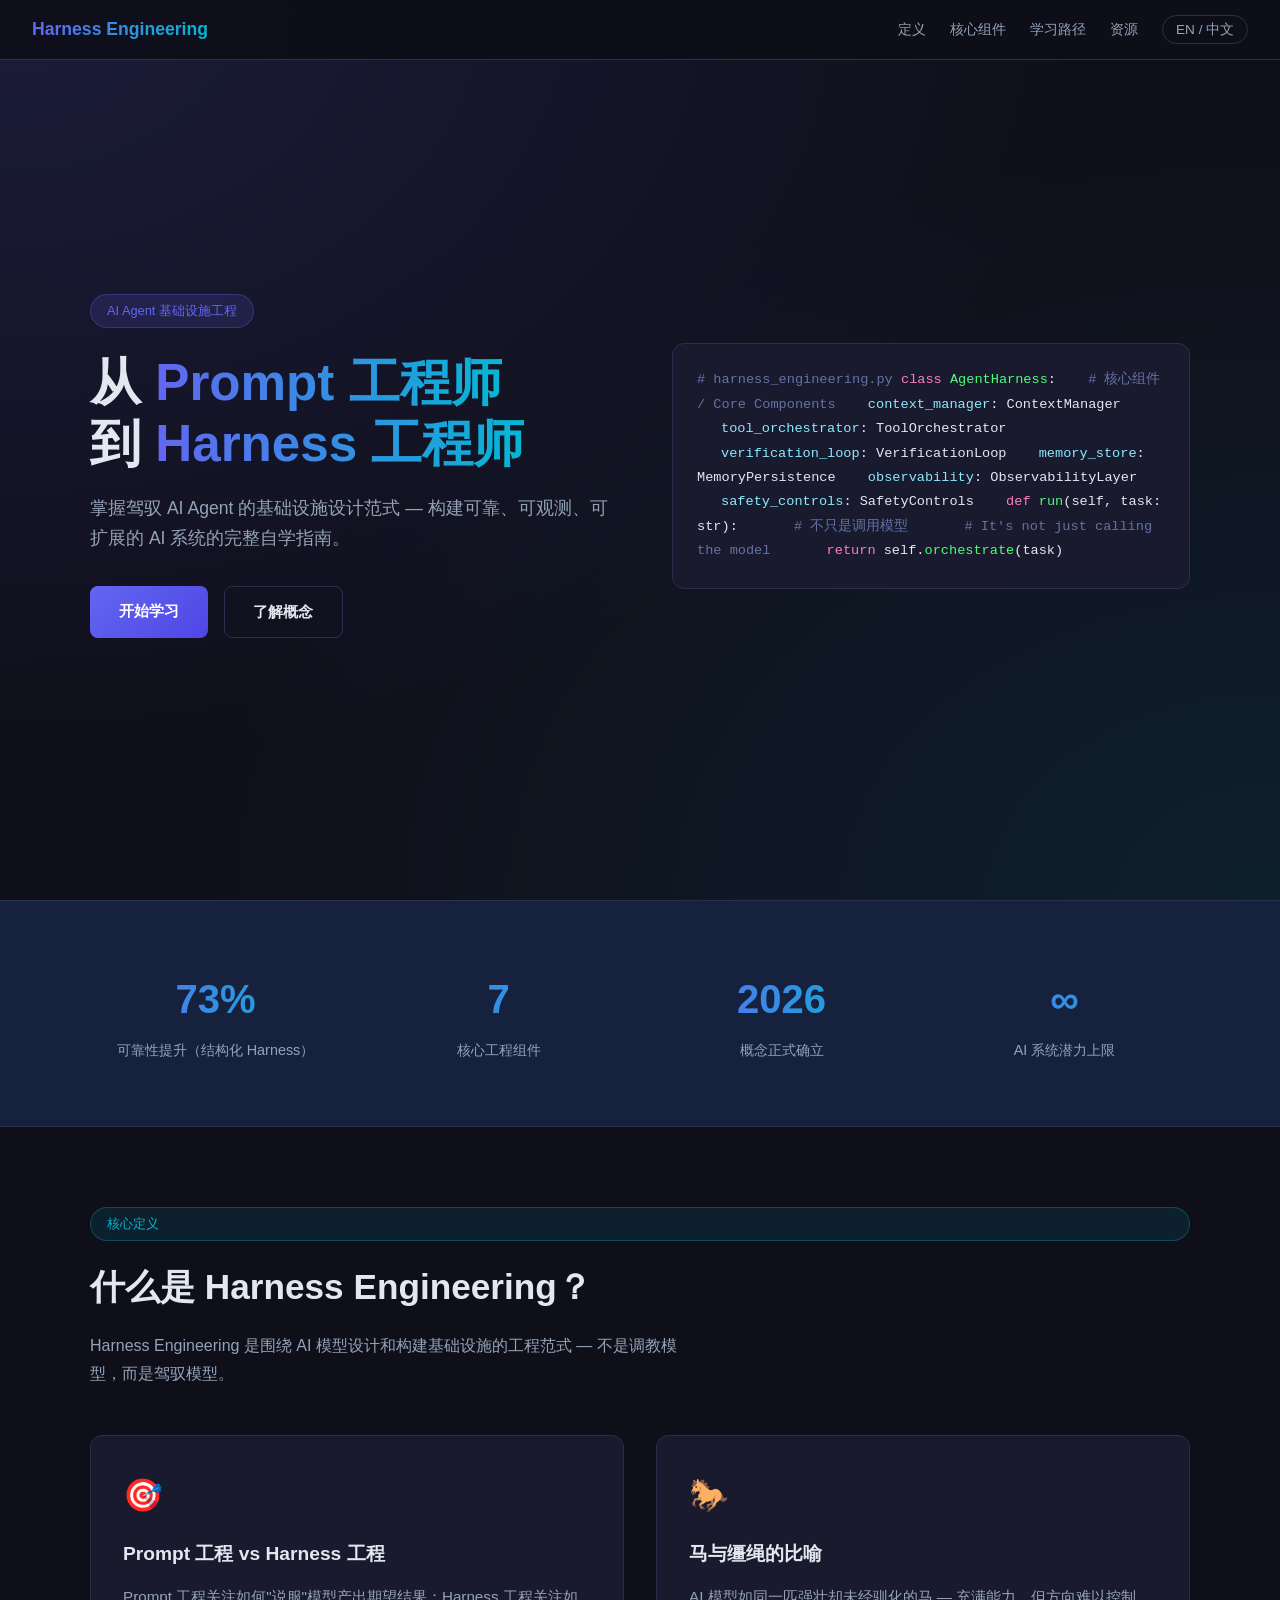
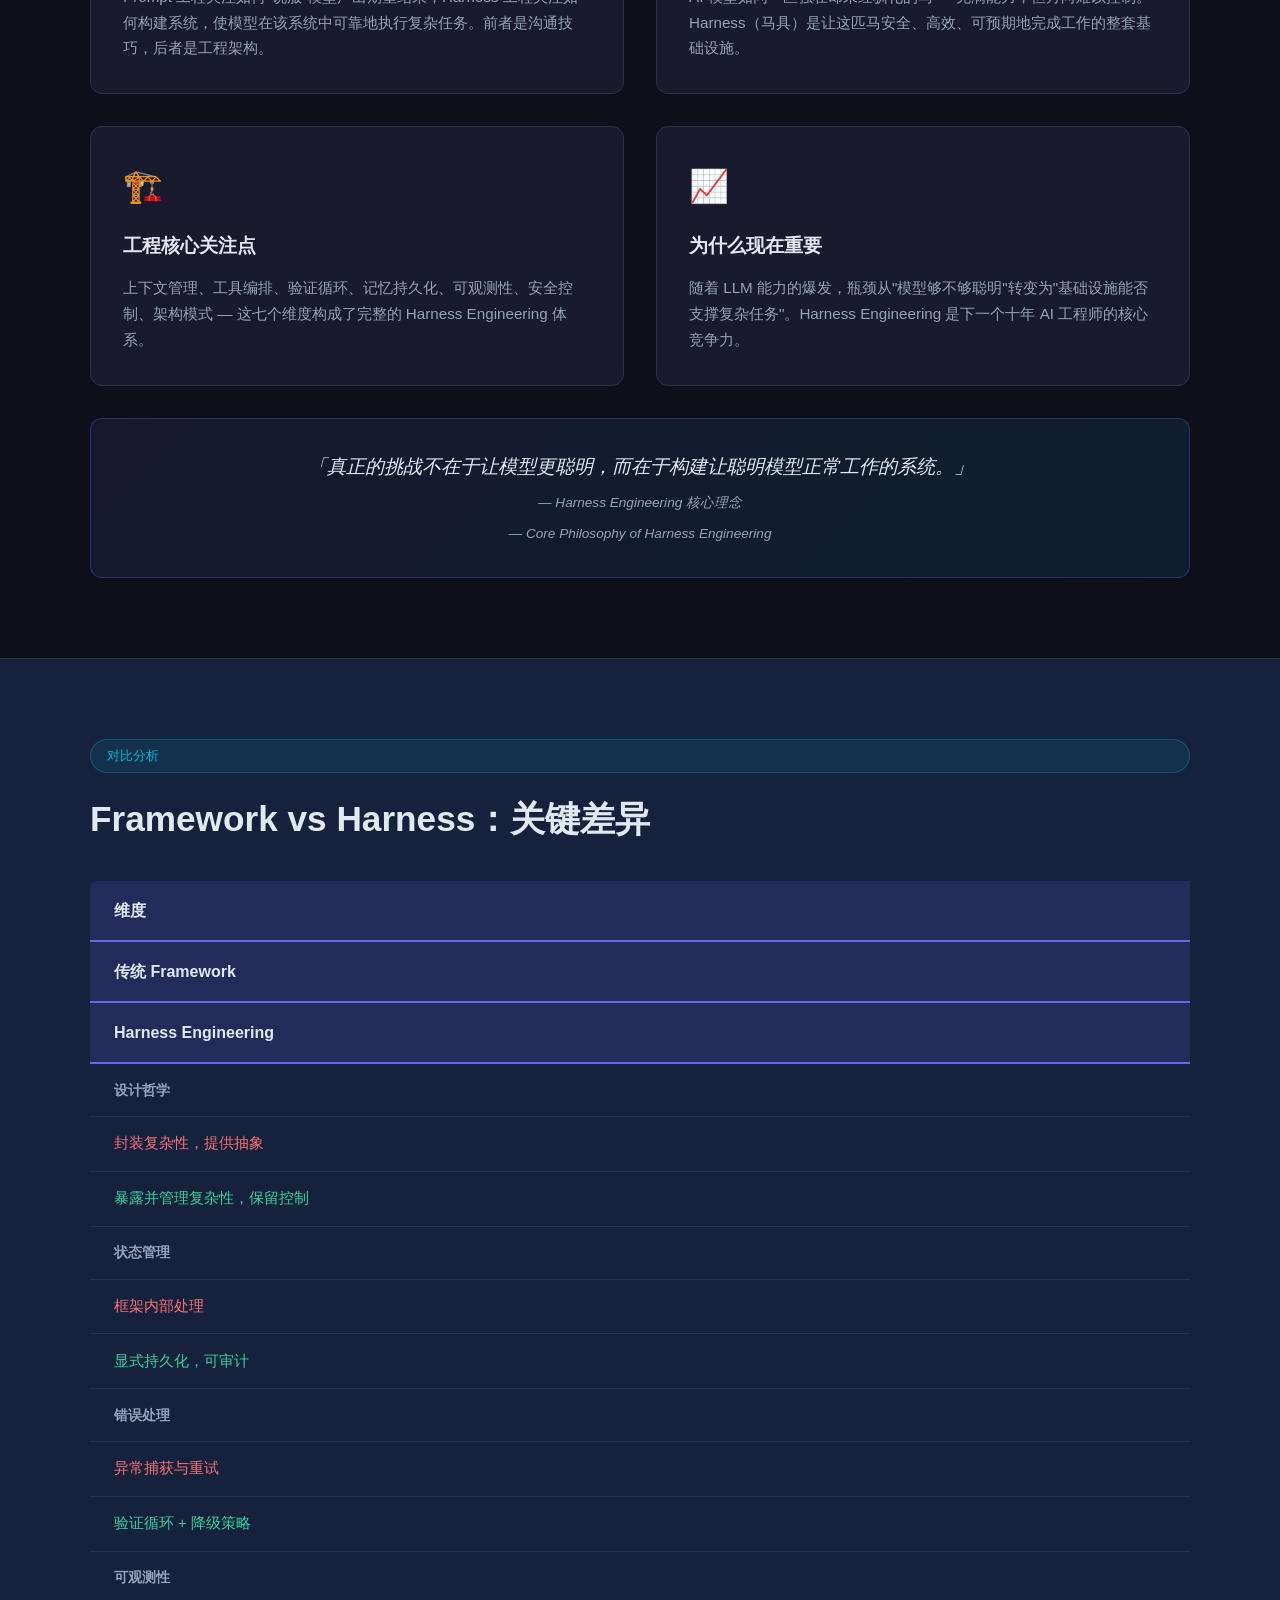
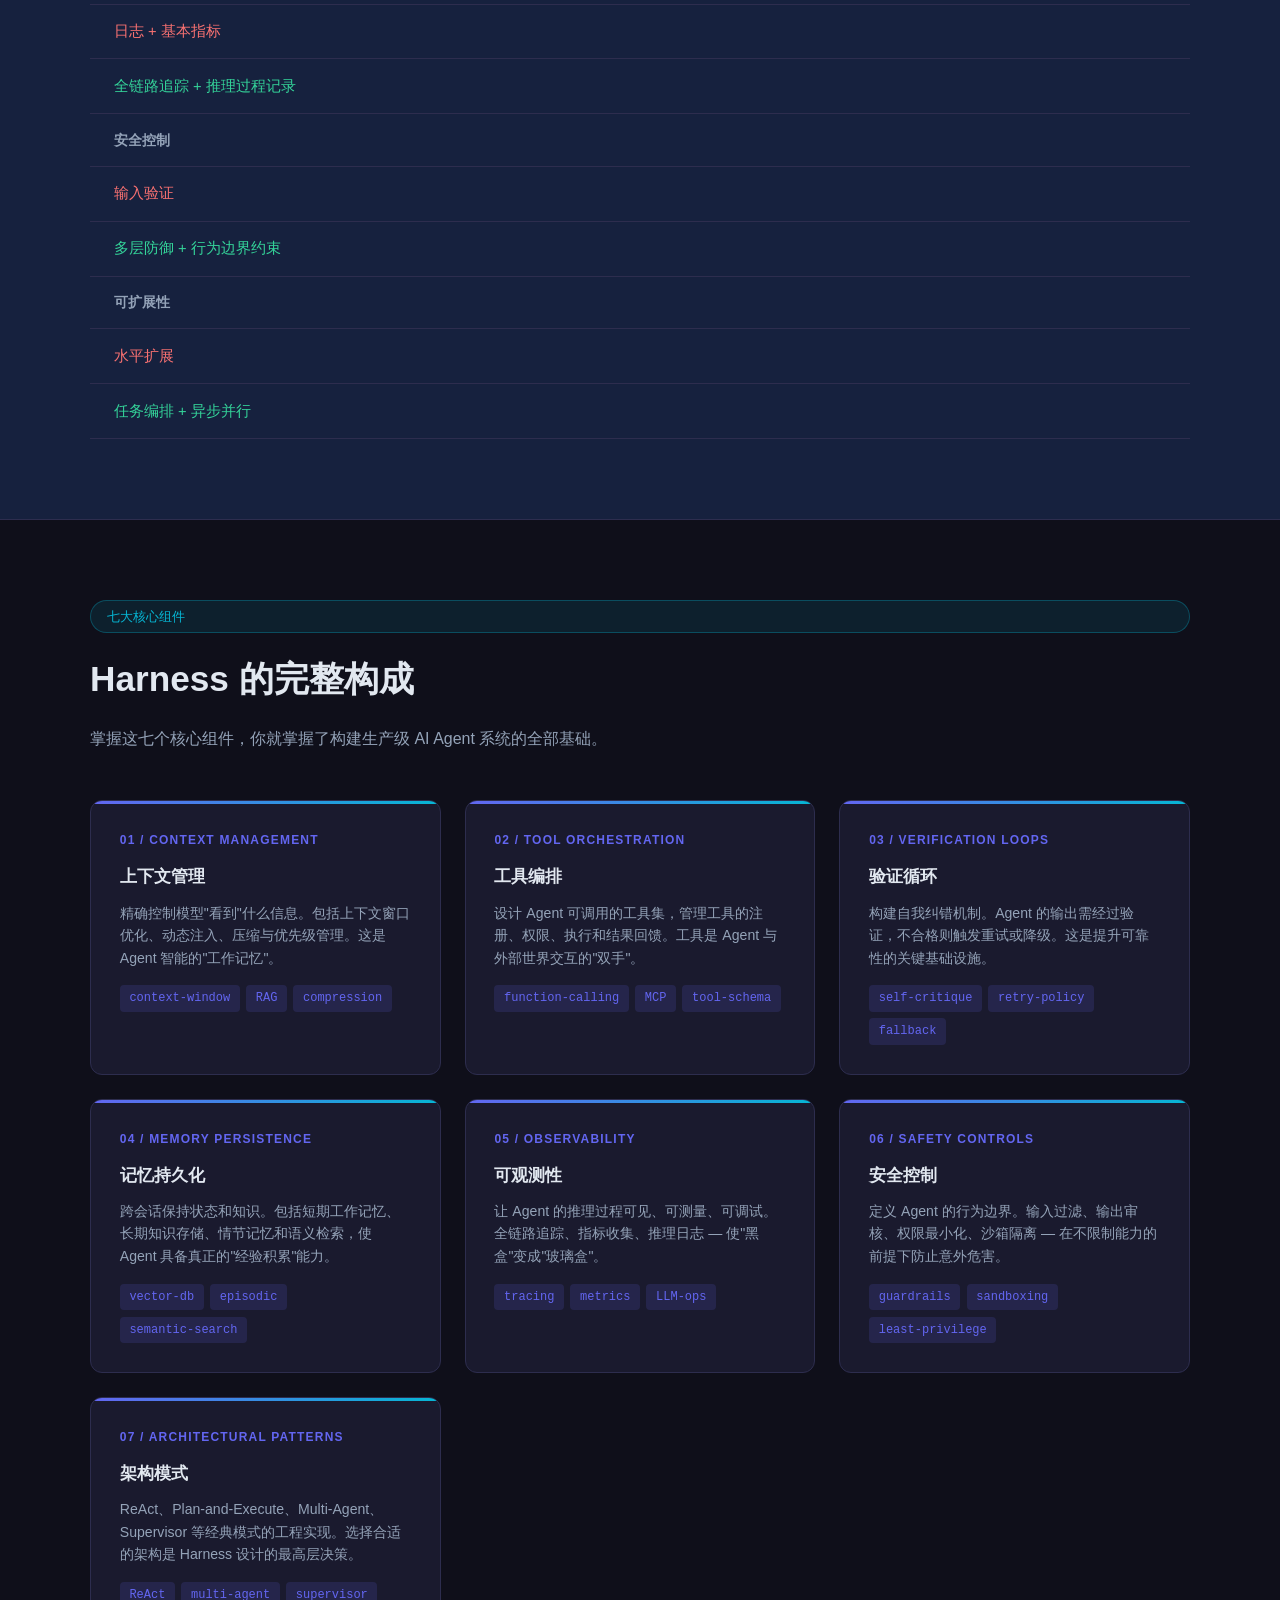
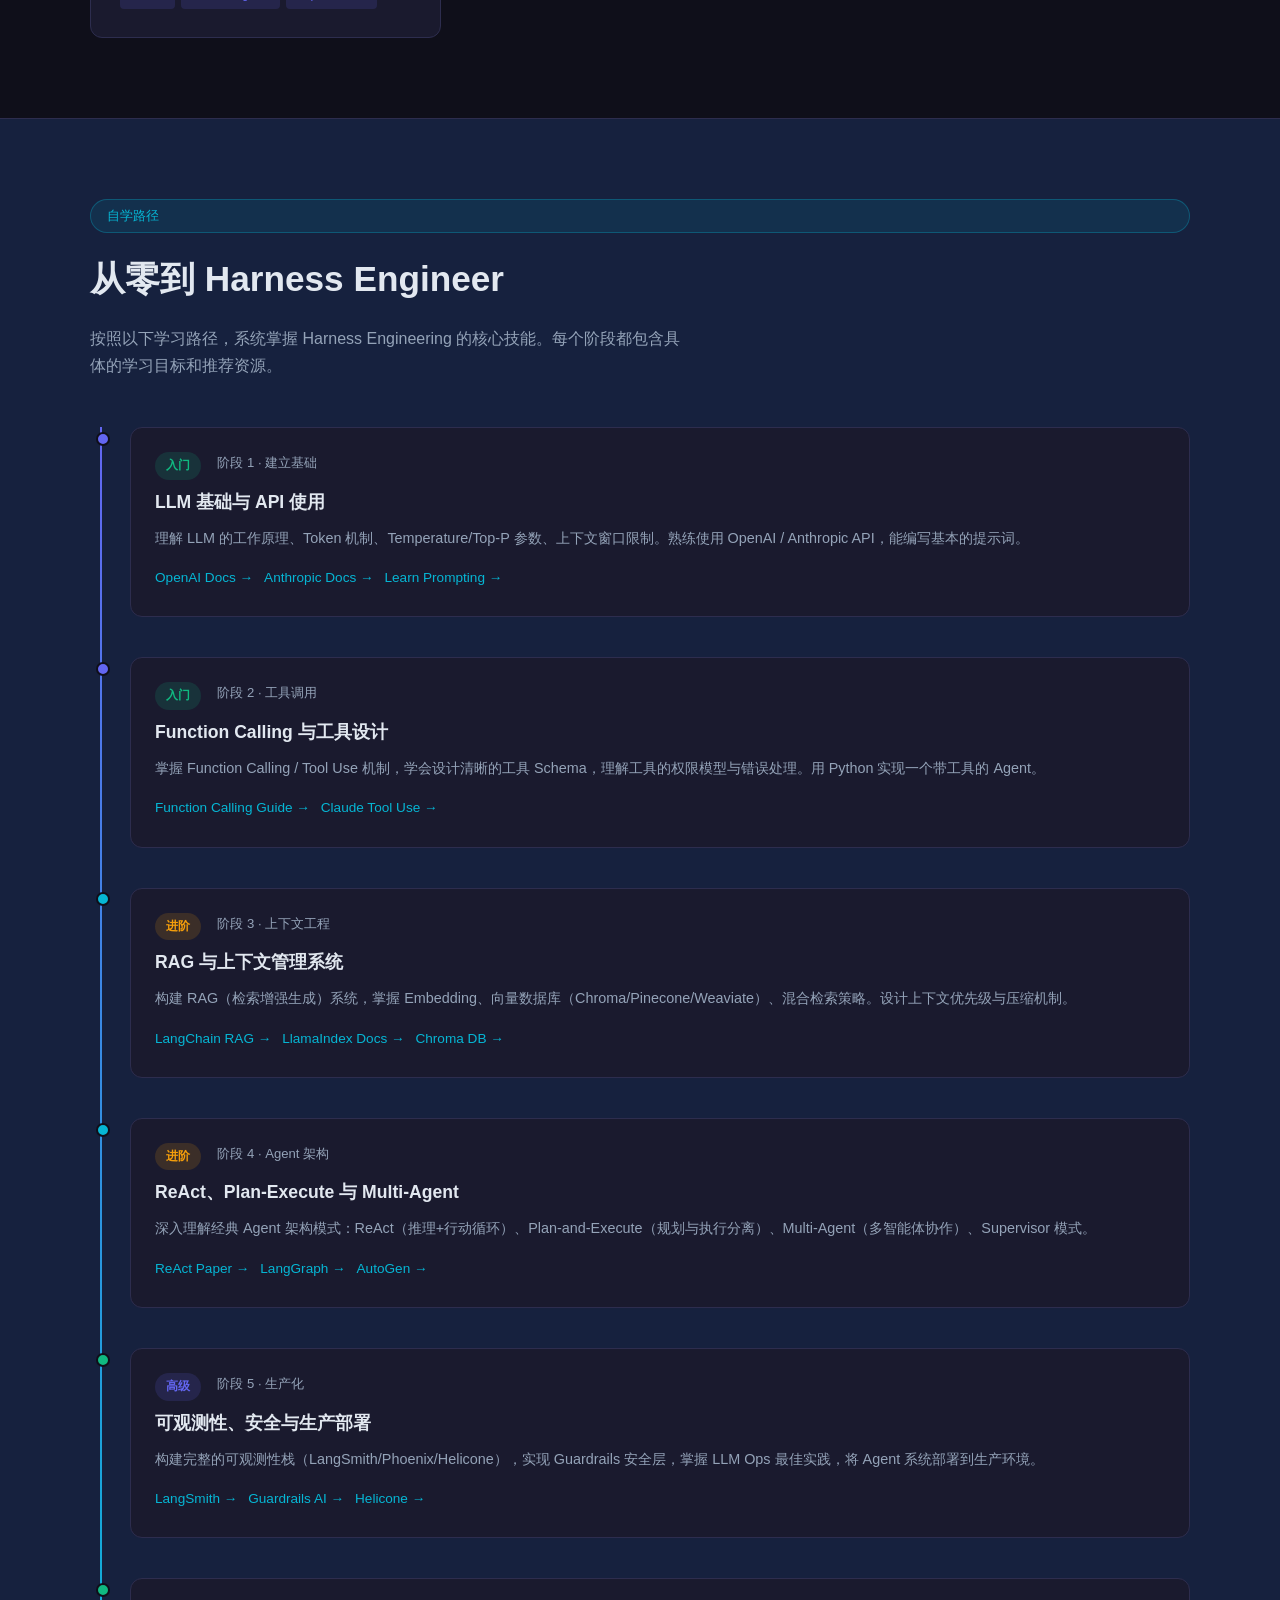
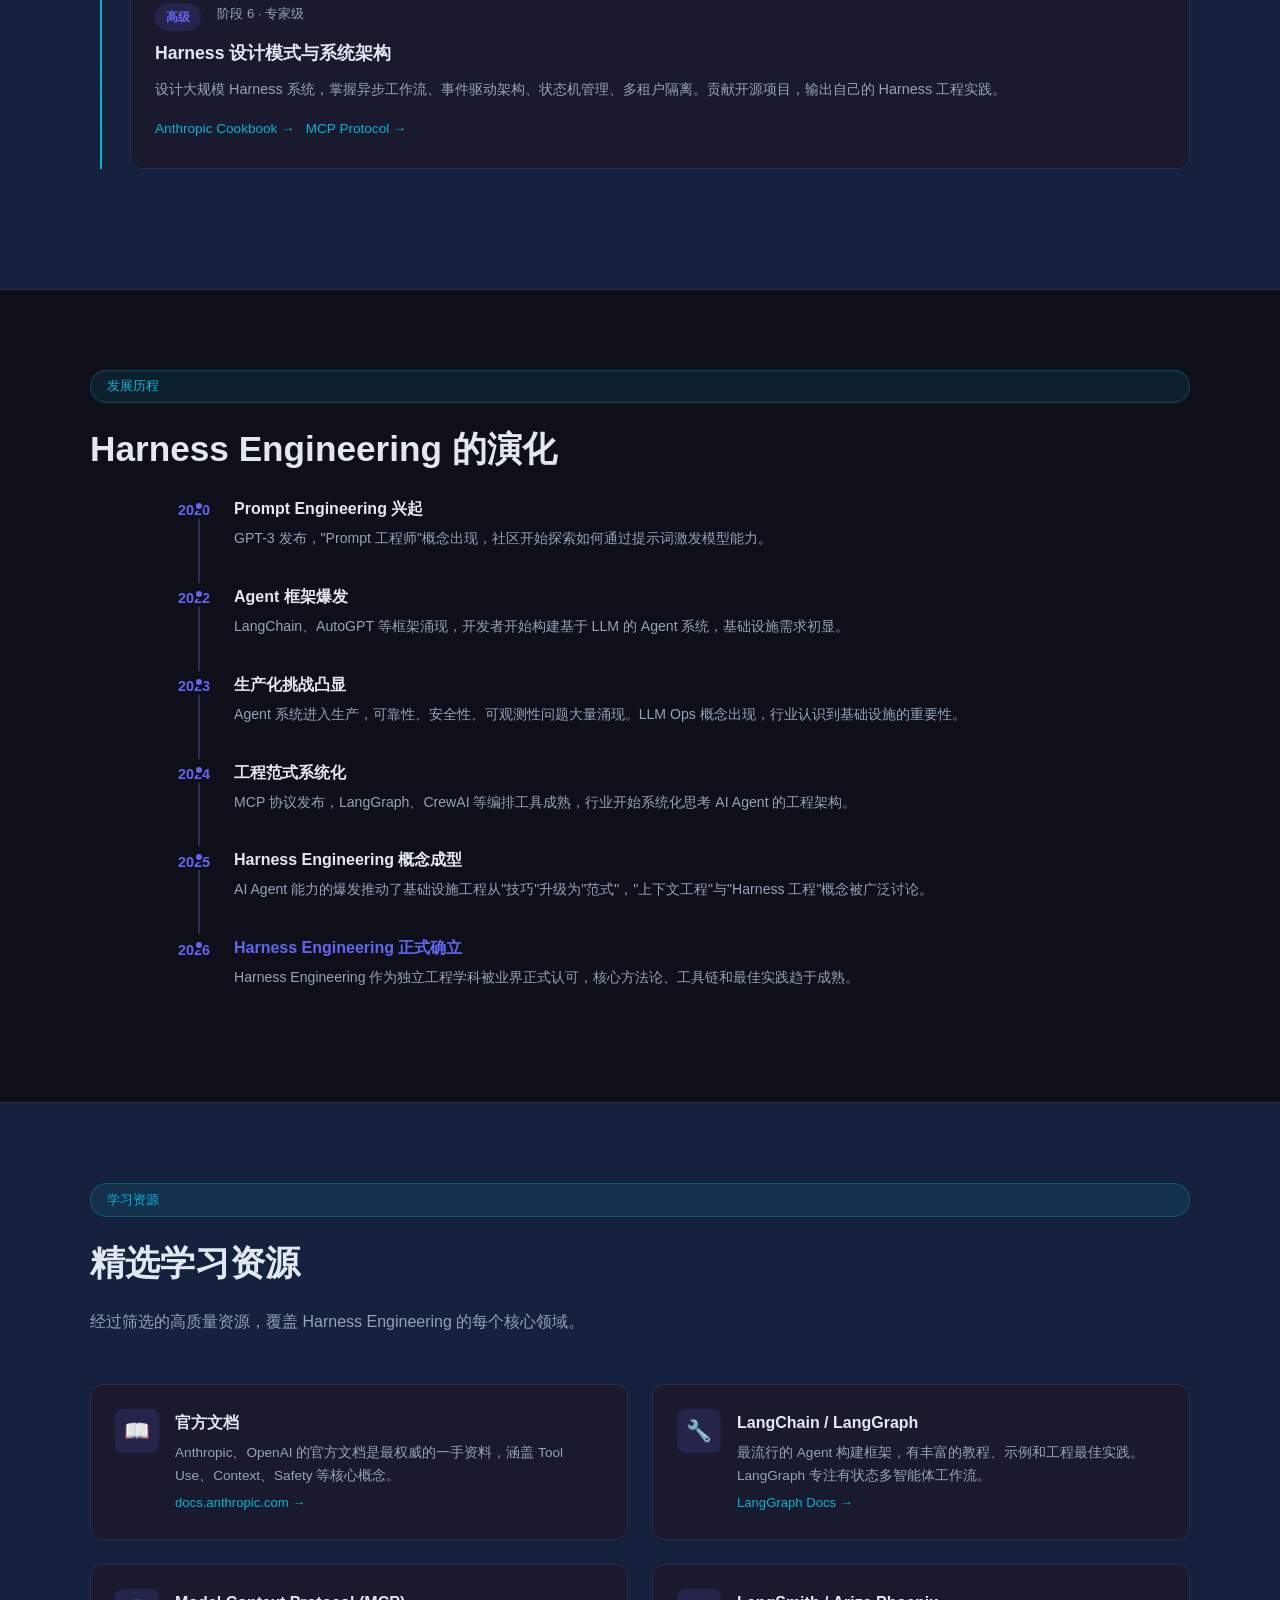
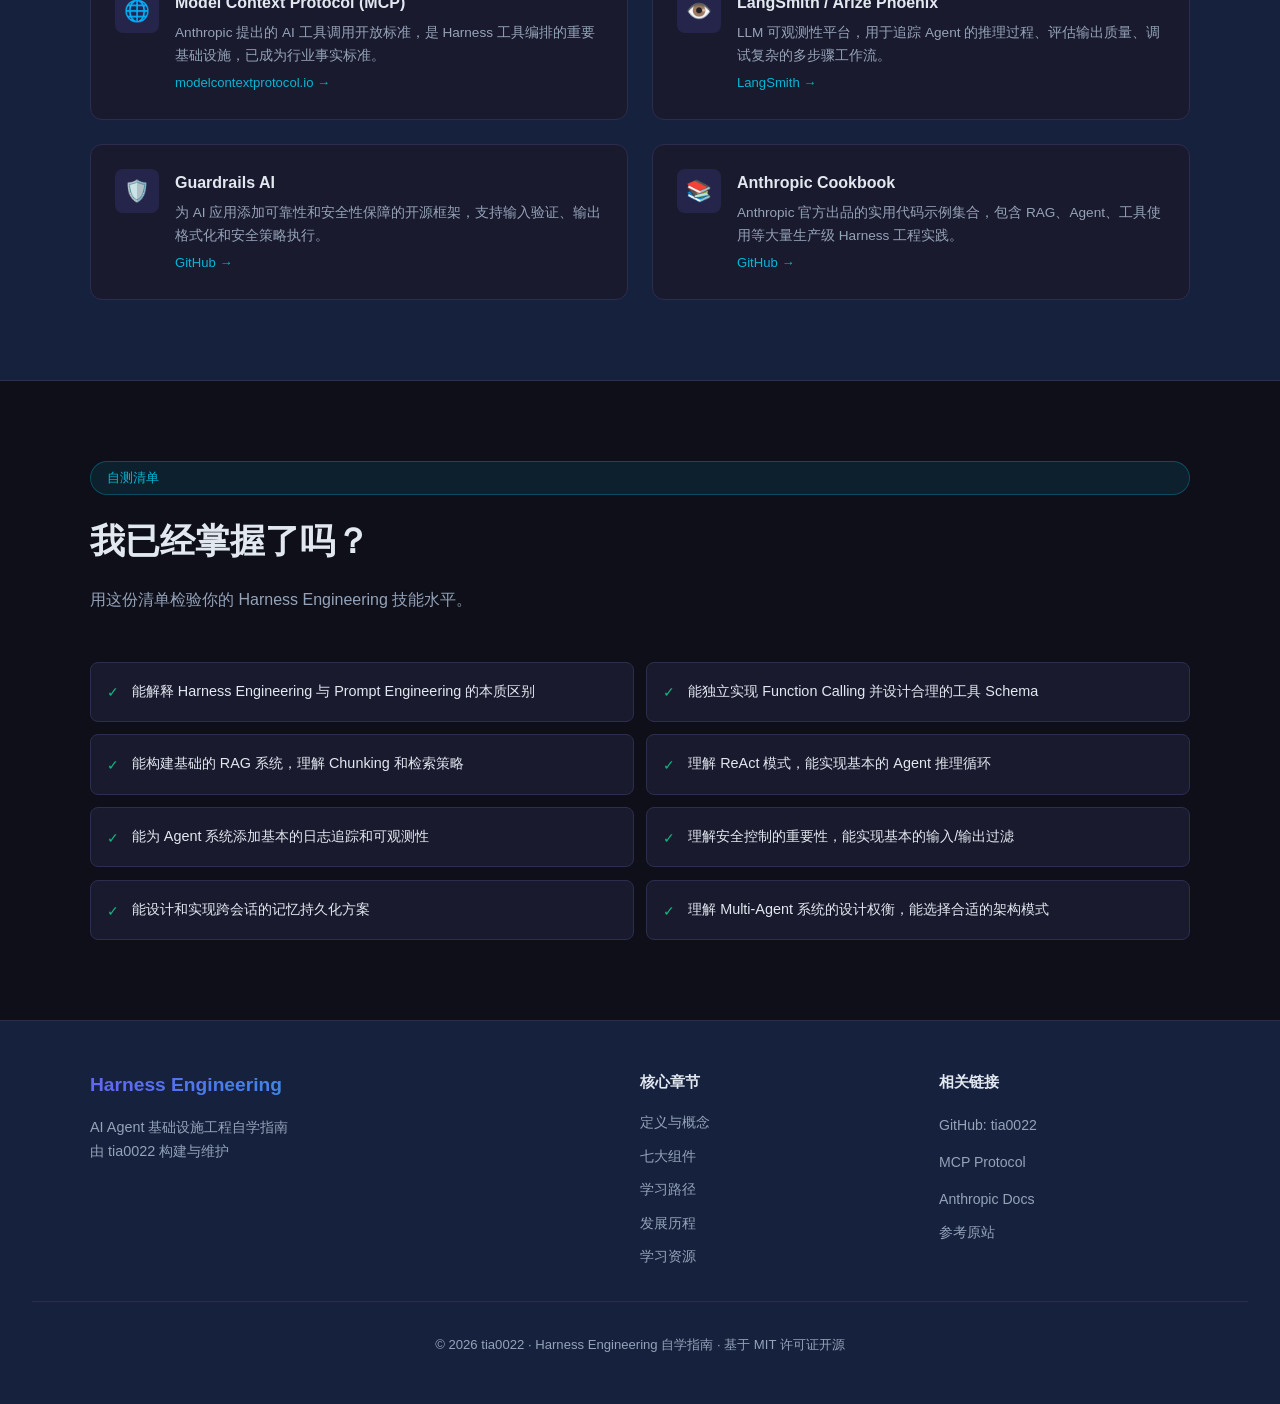
<file: index.html>
<!DOCTYPE html>
<html lang="zh">
<head>
  <meta charset="UTF-8" />
  <meta name="viewport" content="width=device-width, initial-scale=1.0" />
  <title>Harness Engineering 自学指南 | tia0022</title>
  <meta name="description" content="系统学习 Harness Engineering —— AI Agent 基础设施工程的完整自学指南" />
  <style>
    :root {
      --primary: #6366f1;
      --primary-dark: #4f46e5;
      --accent: #06b6d4;
      --success: #10b981;
      --warning: #f59e0b;
      --bg: #0f0f1a;
      --bg-card: #1a1a2e;
      --bg-card2: #16213e;
      --text: #e2e8f0;
      --text-muted: #94a3b8;
      --border: #2d2d4e;
      --radius: 12px;
    }
    * { margin: 0; padding: 0; box-sizing: border-box; }
    html { scroll-behavior: smooth; }
    body {
      font-family: -apple-system, BlinkMacSystemFont, 'Segoe UI', 'PingFang SC', 'Noto Sans SC', sans-serif;
      background: var(--bg);
      color: var(--text);
      line-height: 1.7;
    }

    /* NAV */
    nav {
      position: fixed; top: 0; left: 0; right: 0;
      background: rgba(15,15,26,0.92);
      backdrop-filter: blur(12px);
      border-bottom: 1px solid var(--border);
      z-index: 1000;
      padding: 0 2rem;
      display: flex; align-items: center; justify-content: space-between;
      height: 60px;
    }
    .nav-brand {
      font-weight: 700; font-size: 1.1rem;
      background: linear-gradient(90deg, var(--primary), var(--accent));
      -webkit-background-clip: text; -webkit-text-fill-color: transparent;
    }
    .nav-links { display: flex; gap: 1.5rem; align-items: center; }
    .nav-links a {
      color: var(--text-muted); text-decoration: none; font-size: 0.9rem;
      transition: color 0.2s;
    }
    .nav-links a:hover { color: var(--text); }
    .lang-btn {
      padding: 0.3rem 0.8rem; border-radius: 20px;
      border: 1px solid var(--border); background: transparent;
      color: var(--text-muted); cursor: pointer; font-size: 0.85rem;
      transition: all 0.2s;
    }
    .lang-btn:hover { border-color: var(--primary); color: var(--primary); }

    /* HERO */
    .hero {
      min-height: 100vh;
      display: flex; align-items: center;
      padding: 6rem 2rem 4rem;
      background: radial-gradient(ellipse at top left, rgba(99,102,241,0.15) 0%, transparent 60%),
                  radial-gradient(ellipse at bottom right, rgba(6,182,212,0.1) 0%, transparent 60%);
    }
    .hero-inner {
      max-width: 1100px; margin: 0 auto;
      display: grid; grid-template-columns: 1fr 1fr; gap: 4rem; align-items: center;
    }
    .hero-tag {
      display: inline-block; padding: 0.3rem 1rem;
      background: rgba(99,102,241,0.15); border: 1px solid rgba(99,102,241,0.3);
      border-radius: 20px; font-size: 0.8rem; color: var(--primary); margin-bottom: 1.5rem;
    }
    .hero h1 {
      font-size: clamp(2rem, 4vw, 3.2rem);
      font-weight: 800; line-height: 1.2; margin-bottom: 1.2rem;
    }
    .hero h1 span { background: linear-gradient(90deg, var(--primary), var(--accent)); -webkit-background-clip: text; -webkit-text-fill-color: transparent; }
    .hero p { font-size: 1.1rem; color: var(--text-muted); margin-bottom: 2rem; }
    .btn-group { display: flex; gap: 1rem; flex-wrap: wrap; }
    .btn {
      padding: 0.75rem 1.8rem; border-radius: 8px;
      font-weight: 600; font-size: 0.95rem; cursor: pointer; text-decoration: none;
      transition: all 0.2s; display: inline-block;
    }
    .btn-primary {
      background: linear-gradient(135deg, var(--primary), var(--primary-dark));
      color: #fff; border: none;
    }
    .btn-primary:hover { transform: translateY(-2px); box-shadow: 0 8px 24px rgba(99,102,241,0.4); }
    .btn-outline {
      background: transparent; color: var(--text);
      border: 1px solid var(--border);
    }
    .btn-outline:hover { border-color: var(--primary); color: var(--primary); }

    .hero-visual {
      background: var(--bg-card);
      border: 1px solid var(--border); border-radius: var(--radius);
      padding: 1.5rem; font-family: 'Courier New', monospace; font-size: 0.85rem;
      line-height: 1.8;
    }
    .code-line { display: block; }
    .code-comment { color: #6272a4; }
    .code-keyword { color: #ff79c6; }
    .code-fn { color: #50fa7b; }
    .code-str { color: #f1fa8c; }
    .code-var { color: #8be9fd; }
    .code-indent { padding-left: 1.5rem; }
    .code-indent2 { padding-left: 3rem; }

    /* STATS */
    .stats {
      padding: 4rem 2rem;
      background: var(--bg-card2);
      border-top: 1px solid var(--border);
      border-bottom: 1px solid var(--border);
    }
    .stats-inner { max-width: 1100px; margin: 0 auto; display: grid; grid-template-columns: repeat(4, 1fr); gap: 2rem; }
    .stat-item { text-align: center; }
    .stat-num {
      font-size: 2.5rem; font-weight: 800;
      background: linear-gradient(90deg, var(--primary), var(--accent));
      -webkit-background-clip: text; -webkit-text-fill-color: transparent;
    }
    .stat-label { color: var(--text-muted); font-size: 0.9rem; margin-top: 0.3rem; }

    /* SECTION GENERIC */
    section { padding: 5rem 2rem; }
    .container { max-width: 1100px; margin: 0 auto; }
    .section-tag {
      display: inline-block; padding: 0.3rem 1rem;
      background: rgba(6,182,212,0.1); border: 1px solid rgba(6,182,212,0.3);
      border-radius: 20px; font-size: 0.8rem; color: var(--accent); margin-bottom: 1rem;
    }
    .section-title { font-size: clamp(1.6rem, 3vw, 2.2rem); font-weight: 700; margin-bottom: 1rem; }
    .section-sub { color: var(--text-muted); max-width: 600px; margin-bottom: 3rem; font-size: 1rem; }

    /* DEFINITION */
    .def-grid { display: grid; grid-template-columns: 1fr 1fr; gap: 2rem; }
    .def-card {
      background: var(--bg-card); border: 1px solid var(--border);
      border-radius: var(--radius); padding: 2rem;
    }
    .def-icon { font-size: 2rem; margin-bottom: 1rem; }
    .def-card h3 { font-size: 1.2rem; margin-bottom: 0.8rem; }
    .def-card p { color: var(--text-muted); font-size: 0.95rem; }
    .highlight-box {
      background: linear-gradient(135deg, rgba(99,102,241,0.1), rgba(6,182,212,0.1));
      border: 1px solid rgba(99,102,241,0.3); border-radius: var(--radius);
      padding: 2rem; margin-top: 2rem; text-align: center;
    }
    .highlight-box blockquote { font-size: 1.2rem; font-style: italic; color: var(--text); }
    .highlight-box cite { color: var(--text-muted); font-size: 0.85rem; margin-top: 0.5rem; display: block; }

    /* COMPARE TABLE */
    .compare-table { width: 100%; border-collapse: collapse; margin-top: 2rem; }
    .compare-table th {
      background: rgba(99,102,241,0.15); padding: 1rem 1.5rem;
      text-align: left; font-weight: 600; border-bottom: 2px solid var(--primary);
    }
    .compare-table th:first-child { border-radius: 8px 0 0 0; }
    .compare-table th:last-child { border-radius: 0 8px 0 0; }
    .compare-table td {
      padding: 0.9rem 1.5rem; border-bottom: 1px solid var(--border);
      font-size: 0.92rem; vertical-align: top;
    }
    .compare-table tr:hover td { background: rgba(255,255,255,0.03); }
    .compare-table .dim { color: var(--text-muted); font-weight: 600; font-size: 0.85rem; }
    .compare-table .old { color: #f87171; }
    .compare-table .new { color: #34d399; }

    /* COMPONENTS */
    .components-grid { display: grid; grid-template-columns: repeat(3, 1fr); gap: 1.5rem; }
    .comp-card {
      background: var(--bg-card); border: 1px solid var(--border);
      border-radius: var(--radius); padding: 1.8rem;
      transition: transform 0.2s, border-color 0.2s;
      position: relative; overflow: hidden;
    }
    .comp-card::before {
      content: ''; position: absolute; top: 0; left: 0; right: 0; height: 3px;
      background: linear-gradient(90deg, var(--primary), var(--accent));
    }
    .comp-card:hover { transform: translateY(-4px); border-color: var(--primary); }
    .comp-num {
      font-size: 0.75rem; color: var(--primary); font-weight: 700;
      margin-bottom: 0.8rem; letter-spacing: 0.1em;
    }
    .comp-card h3 { font-size: 1.05rem; margin-bottom: 0.6rem; }
    .comp-card p { color: var(--text-muted); font-size: 0.88rem; line-height: 1.6; }
    .comp-tags { display: flex; flex-wrap: wrap; gap: 0.4rem; margin-top: 1rem; }
    .comp-tag {
      padding: 0.2rem 0.6rem; border-radius: 4px;
      background: rgba(99,102,241,0.15); color: var(--primary);
      font-size: 0.75rem; font-family: monospace;
    }

    /* LEARNING PATH */
    .path-timeline { position: relative; padding-left: 2.5rem; }
    .path-timeline::before {
      content: ''; position: absolute; left: 10px; top: 0; bottom: 0;
      width: 2px; background: linear-gradient(180deg, var(--primary), var(--accent));
    }
    .path-step { position: relative; margin-bottom: 2.5rem; }
    .path-dot {
      position: absolute; left: -2.1rem; top: 0.3rem;
      width: 14px; height: 14px; border-radius: 50%;
      background: var(--primary); border: 2px solid var(--bg);
    }
    .path-dot.accent { background: var(--accent); }
    .path-dot.success { background: var(--success); }
    .path-step-inner {
      background: var(--bg-card); border: 1px solid var(--border);
      border-radius: var(--radius); padding: 1.5rem;
    }
    .path-meta { display: flex; gap: 1rem; margin-bottom: 0.5rem; flex-wrap: wrap; }
    .path-badge {
      padding: 0.2rem 0.7rem; border-radius: 20px;
      font-size: 0.78rem; font-weight: 600;
    }
    .badge-beginner { background: rgba(16,185,129,0.15); color: var(--success); }
    .badge-intermediate { background: rgba(245,158,11,0.15); color: var(--warning); }
    .badge-advanced { background: rgba(99,102,241,0.15); color: var(--primary); }
    .path-step-inner h3 { font-size: 1.1rem; margin-bottom: 0.5rem; }
    .path-step-inner p { color: var(--text-muted); font-size: 0.9rem; }
    .path-resources { margin-top: 0.8rem; }
    .path-resources a {
      display: inline-block; margin: 0.2rem 0.4rem 0.2rem 0;
      color: var(--accent); font-size: 0.85rem; text-decoration: none;
    }
    .path-resources a:hover { text-decoration: underline; }

    /* TIMELINE */
    .timeline { display: flex; flex-direction: column; gap: 0; }
    .tl-item { display: grid; grid-template-columns: 120px 1fr; gap: 1.5rem; padding-bottom: 2rem; position: relative; }
    .tl-item::before {
      content: ''; position: absolute; left: 108px; top: 24px; bottom: 0;
      width: 2px; background: var(--border);
    }
    .tl-item:last-child::before { display: none; }
    .tl-year {
      text-align: right; color: var(--primary); font-weight: 700;
      padding-top: 0.2rem; font-size: 0.9rem;
    }
    .tl-dot {
      position: absolute; left: 104px; top: 6px;
      width: 10px; height: 10px; border-radius: 50%;
      background: var(--primary); border: 2px solid var(--bg);
    }
    .tl-content h4 { font-size: 1rem; margin-bottom: 0.3rem; }
    .tl-content p { color: var(--text-muted); font-size: 0.88rem; }

    /* RESOURCES */
    .resources-grid { display: grid; grid-template-columns: repeat(2, 1fr); gap: 1.5rem; }
    .res-card {
      background: var(--bg-card); border: 1px solid var(--border);
      border-radius: var(--radius); padding: 1.5rem;
      display: flex; gap: 1rem; align-items: flex-start;
    }
    .res-icon {
      width: 44px; height: 44px; border-radius: 8px;
      background: rgba(99,102,241,0.15); display: flex;
      align-items: center; justify-content: center;
      font-size: 1.3rem; flex-shrink: 0;
    }
    .res-content h4 { font-size: 1rem; margin-bottom: 0.3rem; }
    .res-content p { color: var(--text-muted); font-size: 0.85rem; }
    .res-link { color: var(--accent); text-decoration: none; font-size: 0.82rem; margin-top: 0.3rem; display: inline-block; }
    .res-link:hover { text-decoration: underline; }

    /* CHECKLIST */
    .checklist { list-style: none; display: grid; grid-template-columns: 1fr 1fr; gap: 0.8rem; }
    .checklist li {
      display: flex; gap: 0.8rem; align-items: flex-start;
      background: var(--bg-card); border: 1px solid var(--border);
      border-radius: 8px; padding: 1rem;
    }
    .check-icon { color: var(--success); font-size: 1rem; flex-shrink: 0; margin-top: 0.1rem; }
    .checklist li span { font-size: 0.9rem; }

    /* FOOTER */
    footer {
      background: var(--bg-card2); border-top: 1px solid var(--border);
      padding: 3rem 2rem;
    }
    .footer-inner { max-width: 1100px; margin: 0 auto; display: grid; grid-template-columns: 2fr 1fr 1fr; gap: 3rem; }
    .footer-brand p { color: var(--text-muted); font-size: 0.9rem; margin-top: 0.8rem; }
    footer h4 { font-size: 0.95rem; margin-bottom: 1rem; }
    footer ul { list-style: none; display: flex; flex-direction: column; gap: 0.6rem; }
    footer ul a { color: var(--text-muted); text-decoration: none; font-size: 0.88rem; }
    footer ul a:hover { color: var(--text); }
    .footer-bottom {
      text-align: center; padding-top: 2rem; margin-top: 2rem;
      border-top: 1px solid var(--border); color: var(--text-muted); font-size: 0.82rem;
    }

    /* RESPONSIVE */
    @media (max-width: 768px) {
      .hero-inner { grid-template-columns: 1fr; }
      .hero-visual { display: none; }
      .stats-inner { grid-template-columns: repeat(2, 1fr); }
      .def-grid { grid-template-columns: 1fr; }
      .components-grid { grid-template-columns: 1fr; }
      .resources-grid { grid-template-columns: 1fr; }
      .checklist { grid-template-columns: 1fr; }
      .footer-inner { grid-template-columns: 1fr; }
      .nav-links { display: none; }
    }
    @media (max-width: 480px) {
      .stats-inner { grid-template-columns: 1fr 1fr; }
    }

    /* LANG TOGGLE */
    .zh { display: block; }
    .en { display: none; }
    body.lang-en .zh { display: none; }
    body.lang-en .en { display: block; }
    .inline-zh, .inline-en { display: inline; }
    body.lang-en .inline-zh { display: none; }
    body:not(.lang-en) .inline-en { display: none; }

    /* SCROLL REVEAL */
    .reveal { opacity: 0; transform: translateY(30px); transition: opacity 0.6s, transform 0.6s; }
    .reveal.visible { opacity: 1; transform: none; }
  </style>
</head>
<body>

<!-- NAV -->
<nav>
  <div class="nav-brand">Harness Engineering</div>
  <div class="nav-links">
    <a href="#definition"><span class="inline-zh">定义</span><span class="inline-en">What</span></a>
    <a href="#components"><span class="inline-zh">核心组件</span><span class="inline-en">Components</span></a>
    <a href="#learning"><span class="inline-zh">学习路径</span><span class="inline-en">Learning Path</span></a>
    <a href="#resources"><span class="inline-zh">资源</span><span class="inline-en">Resources</span></a>
    <button class="lang-btn" onclick="toggleLang()">EN / 中文</button>
  </div>
</nav>

<!-- HERO -->
<section class="hero">
  <div class="hero-inner">
    <div>
      <div class="hero-tag">
        <span class="zh">AI Agent 基础设施工程</span>
        <span class="en">AI Agent Infrastructure Engineering</span>
      </div>
      <h1 class="zh">从 <span>Prompt 工程师</span><br/>到 <span>Harness 工程师</span></h1>
      <h1 class="en" style="display:none">From <span>Prompt Engineer</span><br/>to <span>Harness Engineer</span></h1>
      <p class="zh">掌握驾驭 AI Agent 的基础设施设计范式 — 构建可靠、可观测、可扩展的 AI 系统的完整自学指南。</p>
      <p class="en">Master the infrastructure design paradigm for AI Agents — a complete self-learning guide to building reliable, observable, and scalable AI systems.</p>
      <div class="btn-group">
        <a href="#learning" class="btn btn-primary zh">开始学习</a>
        <a href="#learning" class="btn btn-primary en" style="display:none">Start Learning</a>
        <a href="#definition" class="btn btn-outline zh">了解概念</a>
        <a href="#definition" class="btn btn-outline en" style="display:none">Learn Concepts</a>
      </div>
    </div>
    <div class="hero-visual">
<code><span class="code-comment"># harness_engineering.py</span>
<span class="code-keyword">class</span> <span class="code-fn">AgentHarness</span>:
<span class="code-indent"><span class="code-comment"># 核心组件 / Core Components</span></span>
<span class="code-indent"><span class="code-var">context_manager</span>: ContextManager</span>
<span class="code-indent"><span class="code-var">tool_orchestrator</span>: ToolOrchestrator</span>
<span class="code-indent"><span class="code-var">verification_loop</span>: VerificationLoop</span>
<span class="code-indent"><span class="code-var">memory_store</span>: MemoryPersistence</span>
<span class="code-indent"><span class="code-var">observability</span>: ObservabilityLayer</span>
<span class="code-indent"><span class="code-var">safety_controls</span>: SafetyControls</span>

<span class="code-indent"><span class="code-keyword">def</span> <span class="code-fn">run</span>(self, task: str):</span>
<span class="code-indent2"><span class="code-comment"># 不只是调用模型</span></span>
<span class="code-indent2"><span class="code-comment"># It's not just calling the model</span></span>
<span class="code-indent2"><span class="code-keyword">return</span> self.<span class="code-fn">orchestrate</span>(task)</span>
</code>
    </div>
  </div>
</section>

<!-- STATS -->
<div class="stats">
  <div class="stats-inner">
    <div class="stat-item reveal">
      <div class="stat-num">73%</div>
      <div class="stat-label zh">可靠性提升（结构化 Harness）</div>
      <div class="stat-label en">Reliability gain (structured harness)</div>
    </div>
    <div class="stat-item reveal">
      <div class="stat-num">7</div>
      <div class="stat-label zh">核心工程组件</div>
      <div class="stat-label en">Core engineering components</div>
    </div>
    <div class="stat-item reveal">
      <div class="stat-num">2026</div>
      <div class="stat-label zh">概念正式确立</div>
      <div class="stat-label en">Concept formally established</div>
    </div>
    <div class="stat-item reveal">
      <div class="stat-num">∞</div>
      <div class="stat-label zh">AI 系统潜力上限</div>
      <div class="stat-label en">Potential ceiling of AI systems</div>
    </div>
  </div>
</div>

<!-- DEFINITION -->
<section id="definition">
  <div class="container">
    <div class="section-tag zh">核心定义</div>
    <div class="section-tag en">Core Definition</div>
    <h2 class="section-title zh">什么是 Harness Engineering？</h2>
    <h2 class="section-title en">What is Harness Engineering?</h2>
    <p class="section-sub zh">Harness Engineering 是围绕 AI 模型设计和构建基础设施的工程范式 — 不是调教模型，而是驾驭模型。</p>
    <p class="section-sub en">Harness Engineering is an infrastructure design paradigm around AI models — not training models, but harnessing them.</p>

    <div class="def-grid">
      <div class="def-card reveal">
        <div class="def-icon">🎯</div>
        <h3 class="zh">Prompt 工程 vs Harness 工程</h3>
        <h3 class="en">Prompt vs Harness Engineering</h3>
        <p class="zh">Prompt 工程关注如何"说服"模型产出期望结果；Harness 工程关注如何构建系统，使模型在该系统中可靠地执行复杂任务。前者是沟通技巧，后者是工程架构。</p>
        <p class="en">Prompt engineering focuses on "persuading" the model for desired outputs. Harness engineering builds systems in which models reliably execute complex tasks. One is communication, the other is architecture.</p>
      </div>
      <div class="def-card reveal">
        <div class="def-icon">🐎</div>
        <h3 class="zh">马与缰绳的比喻</h3>
        <h3 class="en">The Horse & Harness Metaphor</h3>
        <p class="zh">AI 模型如同一匹强壮却未经驯化的马 — 充满能力，但方向难以控制。Harness（马具）是让这匹马安全、高效、可预期地完成工作的整套基础设施。</p>
        <p class="en">An AI model is like a powerful but untamed horse — full of capability but hard to direct. The harness is the complete infrastructure that lets this horse work safely, efficiently, and predictably.</p>
      </div>
      <div class="def-card reveal">
        <div class="def-icon">🏗️</div>
        <h3 class="zh">工程核心关注点</h3>
        <h3 class="en">Core Engineering Concerns</h3>
        <p class="zh">上下文管理、工具编排、验证循环、记忆持久化、可观测性、安全控制、架构模式 — 这七个维度构成了完整的 Harness Engineering 体系。</p>
        <p class="en">Context management, tool orchestration, verification loops, memory persistence, observability, safety controls, and architectural patterns — these seven dimensions form the complete Harness Engineering system.</p>
      </div>
      <div class="def-card reveal">
        <div class="def-icon">📈</div>
        <h3 class="zh">为什么现在重要</h3>
        <h3 class="en">Why It Matters Now</h3>
        <p class="zh">随着 LLM 能力的爆发，瓶颈从"模型够不够聪明"转变为"基础设施能否支撑复杂任务"。Harness Engineering 是下一个十年 AI 工程师的核心竞争力。</p>
        <p class="en">As LLM capability explodes, the bottleneck has shifted from "is the model smart enough" to "can the infrastructure support complex tasks." Harness Engineering is the core competency of AI engineers for the next decade.</p>
      </div>
    </div>

    <div class="highlight-box reveal">
      <blockquote class="zh">「真正的挑战不在于让模型更聪明，而在于构建让聪明模型正常工作的系统。」</blockquote>
      <blockquote class="en">"The real challenge is not making the model smarter, but building systems that make smart models work reliably."</blockquote>
      <cite class="zh">— Harness Engineering 核心理念</cite>
      <cite class="en">— Core Philosophy of Harness Engineering</cite>
    </div>
  </div>
</section>

<!-- COMPARE -->
<section style="background: var(--bg-card2); border-top: 1px solid var(--border); border-bottom: 1px solid var(--border);">
  <div class="container">
    <div class="section-tag zh">对比分析</div>
    <div class="section-tag en">Comparison</div>
    <h2 class="section-title zh">Framework vs Harness：关键差异</h2>
    <h2 class="section-title en">Framework vs Harness: Key Differences</h2>
    <table class="compare-table reveal">
      <thead>
        <tr>
          <th class="zh">维度</th><th class="en" style="display:none">Dimension</th>
          <th class="zh">传统 Framework</th><th class="en" style="display:none">Traditional Framework</th>
          <th class="zh">Harness Engineering</th><th class="en" style="display:none">Harness Engineering</th>
        </tr>
      </thead>
      <tbody>
        <tr>
          <td class="dim zh">设计哲学</td><td class="dim en" style="display:none">Philosophy</td>
          <td class="old zh">封装复杂性，提供抽象</td><td class="old en" style="display:none">Encapsulate complexity, provide abstraction</td>
          <td class="new zh">暴露并管理复杂性，保留控制</td><td class="new en" style="display:none">Expose and manage complexity, retain control</td>
        </tr>
        <tr>
          <td class="dim zh">状态管理</td><td class="dim en" style="display:none">State Management</td>
          <td class="old zh">框架内部处理</td><td class="old en" style="display:none">Handled internally by framework</td>
          <td class="new zh">显式持久化，可审计</td><td class="new en" style="display:none">Explicit persistence, auditable</td>
        </tr>
        <tr>
          <td class="dim zh">错误处理</td><td class="dim en" style="display:none">Error Handling</td>
          <td class="old zh">异常捕获与重试</td><td class="old en" style="display:none">Exception catching and retry</td>
          <td class="new zh">验证循环 + 降级策略</td><td class="new en" style="display:none">Verification loops + degradation strategy</td>
        </tr>
        <tr>
          <td class="dim zh">可观测性</td><td class="dim en" style="display:none">Observability</td>
          <td class="old zh">日志 + 基本指标</td><td class="old en" style="display:none">Logs + basic metrics</td>
          <td class="new zh">全链路追踪 + 推理过程记录</td><td class="new en" style="display:none">Full-chain tracing + reasoning process recording</td>
        </tr>
        <tr>
          <td class="dim zh">安全控制</td><td class="dim en" style="display:none">Safety Controls</td>
          <td class="old zh">输入验证</td><td class="old en" style="display:none">Input validation</td>
          <td class="new zh">多层防御 + 行为边界约束</td><td class="new en" style="display:none">Multi-layer defense + behavioral boundary constraints</td>
        </tr>
        <tr>
          <td class="dim zh">可扩展性</td><td class="dim en" style="display:none">Scalability</td>
          <td class="old zh">水平扩展</td><td class="old en" style="display:none">Horizontal scaling</td>
          <td class="new zh">任务编排 + 异步并行</td><td class="new en" style="display:none">Task orchestration + async parallel</td>
        </tr>
      </tbody>
    </table>
  </div>
</section>

<!-- COMPONENTS -->
<section id="components">
  <div class="container">
    <div class="section-tag zh">七大核心组件</div>
    <div class="section-tag en">Seven Core Components</div>
    <h2 class="section-title zh">Harness 的完整构成</h2>
    <h2 class="section-title en">The Complete Harness Architecture</h2>
    <p class="section-sub zh">掌握这七个核心组件，你就掌握了构建生产级 AI Agent 系统的全部基础。</p>
    <p class="section-sub en">Master these seven components and you have all the foundations to build production-grade AI agent systems.</p>
    <div class="components-grid">
      <div class="comp-card reveal">
        <div class="comp-num">01 / CONTEXT MANAGEMENT</div>
        <h3 class="zh">上下文管理</h3>
        <h3 class="en">Context Management</h3>
        <p class="zh">精确控制模型"看到"什么信息。包括上下文窗口优化、动态注入、压缩与优先级管理。这是 Agent 智能的"工作记忆"。</p>
        <p class="en">Precisely control what information the model "sees." Includes context window optimization, dynamic injection, compression and priority management. The "working memory" of agent intelligence.</p>
        <div class="comp-tags">
          <span class="comp-tag">context-window</span>
          <span class="comp-tag">RAG</span>
          <span class="comp-tag">compression</span>
        </div>
      </div>
      <div class="comp-card reveal">
        <div class="comp-num">02 / TOOL ORCHESTRATION</div>
        <h3 class="zh">工具编排</h3>
        <h3 class="en">Tool Orchestration</h3>
        <p class="zh">设计 Agent 可调用的工具集，管理工具的注册、权限、执行和结果回馈。工具是 Agent 与外部世界交互的"双手"。</p>
        <p class="en">Design the toolset available to agents, manage tool registration, permissions, execution, and result feedback. Tools are the "hands" by which agents interact with the external world.</p>
        <div class="comp-tags">
          <span class="comp-tag">function-calling</span>
          <span class="comp-tag">MCP</span>
          <span class="comp-tag">tool-schema</span>
        </div>
      </div>
      <div class="comp-card reveal">
        <div class="comp-num">03 / VERIFICATION LOOPS</div>
        <h3 class="zh">验证循环</h3>
        <h3 class="en">Verification Loops</h3>
        <p class="zh">构建自我纠错机制。Agent 的输出需经过验证，不合格则触发重试或降级。这是提升可靠性的关键基础设施。</p>
        <p class="en">Build self-correction mechanisms. Agent outputs are verified; failures trigger retry or degradation. This is the key infrastructure for improving reliability.</p>
        <div class="comp-tags">
          <span class="comp-tag">self-critique</span>
          <span class="comp-tag">retry-policy</span>
          <span class="comp-tag">fallback</span>
        </div>
      </div>
      <div class="comp-card reveal">
        <div class="comp-num">04 / MEMORY PERSISTENCE</div>
        <h3 class="zh">记忆持久化</h3>
        <h3 class="en">Memory Persistence</h3>
        <p class="zh">跨会话保持状态和知识。包括短期工作记忆、长期知识存储、情节记忆和语义检索，使 Agent 具备真正的"经验积累"能力。</p>
        <p class="en">Maintain state and knowledge across sessions. Includes short-term working memory, long-term knowledge storage, episodic memory, and semantic retrieval, giving agents true "experience accumulation."</p>
        <div class="comp-tags">
          <span class="comp-tag">vector-db</span>
          <span class="comp-tag">episodic</span>
          <span class="comp-tag">semantic-search</span>
        </div>
      </div>
      <div class="comp-card reveal">
        <div class="comp-num">05 / OBSERVABILITY</div>
        <h3 class="zh">可观测性</h3>
        <h3 class="en">Observability</h3>
        <p class="zh">让 Agent 的推理过程可见、可测量、可调试。全链路追踪、指标收集、推理日志 — 使"黑盒"变成"玻璃盒"。</p>
        <p class="en">Make the agent's reasoning process visible, measurable, and debuggable. Full-chain tracing, metric collection, reasoning logs — turning "black box" into "glass box."</p>
        <div class="comp-tags">
          <span class="comp-tag">tracing</span>
          <span class="comp-tag">metrics</span>
          <span class="comp-tag">LLM-ops</span>
        </div>
      </div>
      <div class="comp-card reveal">
        <div class="comp-num">06 / SAFETY CONTROLS</div>
        <h3 class="zh">安全控制</h3>
        <h3 class="en">Safety Controls</h3>
        <p class="zh">定义 Agent 的行为边界。输入过滤、输出审核、权限最小化、沙箱隔离 — 在不限制能力的前提下防止意外危害。</p>
        <p class="en">Define the behavioral boundaries of agents. Input filtering, output auditing, least-privilege, sandbox isolation — preventing accidental harm without limiting capability.</p>
        <div class="comp-tags">
          <span class="comp-tag">guardrails</span>
          <span class="comp-tag">sandboxing</span>
          <span class="comp-tag">least-privilege</span>
        </div>
      </div>
      <div class="comp-card reveal" style="grid-column: span 1;">
        <div class="comp-num">07 / ARCHITECTURAL PATTERNS</div>
        <h3 class="zh">架构模式</h3>
        <h3 class="en">Architectural Patterns</h3>
        <p class="zh">ReAct、Plan-and-Execute、Multi-Agent、Supervisor 等经典模式的工程实现。选择合适的架构是 Harness 设计的最高层决策。</p>
        <p class="en">Engineering implementation of classic patterns: ReAct, Plan-and-Execute, Multi-Agent, Supervisor. Choosing the right architecture is the highest-level decision in harness design.</p>
        <div class="comp-tags">
          <span class="comp-tag">ReAct</span>
          <span class="comp-tag">multi-agent</span>
          <span class="comp-tag">supervisor</span>
        </div>
      </div>
    </div>
  </div>
</section>

<!-- LEARNING PATH -->
<section id="learning" style="background: var(--bg-card2); border-top: 1px solid var(--border); border-bottom: 1px solid var(--border);">
  <div class="container">
    <div class="section-tag zh">自学路径</div>
    <div class="section-tag en">Self-Learning Path</div>
    <h2 class="section-title zh">从零到 Harness Engineer</h2>
    <h2 class="section-title en">From Zero to Harness Engineer</h2>
    <p class="section-sub zh">按照以下学习路径，系统掌握 Harness Engineering 的核心技能。每个阶段都包含具体的学习目标和推荐资源。</p>
    <p class="section-sub en">Follow this learning path to systematically master Harness Engineering core skills. Each stage includes specific learning objectives and recommended resources.</p>
    <div class="path-timeline">

      <div class="path-step reveal">
        <div class="path-dot"></div>
        <div class="path-step-inner">
          <div class="path-meta">
            <span class="path-badge badge-beginner zh">入门</span>
            <span class="path-badge badge-beginner en">Beginner</span>
            <span style="color:var(--text-muted);font-size:0.82rem;" class="zh">阶段 1 · 建立基础</span>
            <span style="color:var(--text-muted);font-size:0.82rem;" class="en">Stage 1 · Build Foundation</span>
          </div>
          <h3 class="zh">LLM 基础与 API 使用</h3>
          <h3 class="en">LLM Basics & API Usage</h3>
          <p class="zh">理解 LLM 的工作原理、Token 机制、Temperature/Top-P 参数、上下文窗口限制。熟练使用 OpenAI / Anthropic API，能编写基本的提示词。</p>
          <p class="en">Understand how LLMs work, token mechanics, temperature/top-p parameters, context window limits. Proficiently use OpenAI/Anthropic APIs, write basic prompts.</p>
          <div class="path-resources">
            <a href="https://platform.openai.com/docs" target="_blank">OpenAI Docs →</a>
            <a href="https://docs.anthropic.com" target="_blank">Anthropic Docs →</a>
            <a href="https://learnprompting.org" target="_blank">Learn Prompting →</a>
          </div>
        </div>
      </div>

      <div class="path-step reveal">
        <div class="path-dot"></div>
        <div class="path-step-inner">
          <div class="path-meta">
            <span class="path-badge badge-beginner zh">入门</span>
            <span class="path-badge badge-beginner en">Beginner</span>
            <span style="color:var(--text-muted);font-size:0.82rem;" class="zh">阶段 2 · 工具调用</span>
            <span style="color:var(--text-muted);font-size:0.82rem;" class="en">Stage 2 · Tool Calling</span>
          </div>
          <h3 class="zh">Function Calling 与工具设计</h3>
          <h3 class="en">Function Calling & Tool Design</h3>
          <p class="zh">掌握 Function Calling / Tool Use 机制，学会设计清晰的工具 Schema，理解工具的权限模型与错误处理。用 Python 实现一个带工具的 Agent。</p>
          <p class="en">Master Function Calling / Tool Use mechanics, learn to design clean tool schemas, understand tool permission models and error handling. Implement an agent with tools in Python.</p>
          <div class="path-resources">
            <a href="https://platform.openai.com/docs/guides/function-calling" target="_blank">Function Calling Guide →</a>
            <a href="https://docs.anthropic.com/en/docs/tool-use" target="_blank">Claude Tool Use →</a>
          </div>
        </div>
      </div>

      <div class="path-step reveal">
        <div class="path-dot accent"></div>
        <div class="path-step-inner">
          <div class="path-meta">
            <span class="path-badge badge-intermediate zh">进阶</span>
            <span class="path-badge badge-intermediate en">Intermediate</span>
            <span style="color:var(--text-muted);font-size:0.82rem;" class="zh">阶段 3 · 上下文工程</span>
            <span style="color:var(--text-muted);font-size:0.82rem;" class="en">Stage 3 · Context Engineering</span>
          </div>
          <h3 class="zh">RAG 与上下文管理系统</h3>
          <h3 class="en">RAG & Context Management Systems</h3>
          <p class="zh">构建 RAG（检索增强生成）系统，掌握 Embedding、向量数据库（Chroma/Pinecone/Weaviate）、混合检索策略。设计上下文优先级与压缩机制。</p>
          <p class="en">Build RAG (Retrieval-Augmented Generation) systems, master embeddings, vector databases (Chroma/Pinecone/Weaviate), hybrid retrieval strategies. Design context priority and compression mechanisms.</p>
          <div class="path-resources">
            <a href="https://python.langchain.com/docs/concepts/rag/" target="_blank">LangChain RAG →</a>
            <a href="https://docs.llamaindex.ai" target="_blank">LlamaIndex Docs →</a>
            <a href="https://www.trychroma.com" target="_blank">Chroma DB →</a>
          </div>
        </div>
      </div>

      <div class="path-step reveal">
        <div class="path-dot accent"></div>
        <div class="path-step-inner">
          <div class="path-meta">
            <span class="path-badge badge-intermediate zh">进阶</span>
            <span class="path-badge badge-intermediate en">Intermediate</span>
            <span style="color:var(--text-muted);font-size:0.82rem;" class="zh">阶段 4 · Agent 架构</span>
            <span style="color:var(--text-muted);font-size:0.82rem;" class="en">Stage 4 · Agent Architecture</span>
          </div>
          <h3 class="zh">ReAct、Plan-Execute 与 Multi-Agent</h3>
          <h3 class="en">ReAct, Plan-Execute & Multi-Agent</h3>
          <p class="zh">深入理解经典 Agent 架构模式：ReAct（推理+行动循环）、Plan-and-Execute（规划与执行分离）、Multi-Agent（多智能体协作）、Supervisor 模式。</p>
          <p class="en">Deep-dive into classic agent architecture patterns: ReAct (reasoning+acting loops), Plan-and-Execute (planning/execution separation), Multi-Agent (multi-agent collaboration), Supervisor pattern.</p>
          <div class="path-resources">
            <a href="https://arxiv.org/abs/2210.03629" target="_blank">ReAct Paper →</a>
            <a href="https://langchain-ai.github.io/langgraph/" target="_blank">LangGraph →</a>
            <a href="https://microsoft.github.io/autogen/" target="_blank">AutoGen →</a>
          </div>
        </div>
      </div>

      <div class="path-step reveal">
        <div class="path-dot success"></div>
        <div class="path-step-inner">
          <div class="path-meta">
            <span class="path-badge badge-advanced zh">高级</span>
            <span class="path-badge badge-advanced en">Advanced</span>
            <span style="color:var(--text-muted);font-size:0.82rem;" class="zh">阶段 5 · 生产化</span>
            <span style="color:var(--text-muted);font-size:0.82rem;" class="en">Stage 5 · Production</span>
          </div>
          <h3 class="zh">可观测性、安全与生产部署</h3>
          <h3 class="en">Observability, Safety & Production Deployment</h3>
          <p class="zh">构建完整的可观测性栈（LangSmith/Phoenix/Helicone），实现 Guardrails 安全层，掌握 LLM Ops 最佳实践，将 Agent 系统部署到生产环境。</p>
          <p class="en">Build a complete observability stack (LangSmith/Phoenix/Helicone), implement Guardrails safety layer, master LLM Ops best practices, deploy agent systems to production.</p>
          <div class="path-resources">
            <a href="https://smith.langchain.com" target="_blank">LangSmith →</a>
            <a href="https://github.com/guardrails-ai/guardrails" target="_blank">Guardrails AI →</a>
            <a href="https://helicone.ai" target="_blank">Helicone →</a>
          </div>
        </div>
      </div>

      <div class="path-step reveal">
        <div class="path-dot success"></div>
        <div class="path-step-inner">
          <div class="path-meta">
            <span class="path-badge badge-advanced zh">高级</span>
            <span class="path-badge badge-advanced en">Advanced</span>
            <span style="color:var(--text-muted);font-size:0.82rem;" class="zh">阶段 6 · 专家级</span>
            <span style="color:var(--text-muted);font-size:0.82rem;" class="en">Stage 6 · Expert</span>
          </div>
          <h3 class="zh">Harness 设计模式与系统架构</h3>
          <h3 class="en">Harness Design Patterns & System Architecture</h3>
          <p class="zh">设计大规模 Harness 系统，掌握异步工作流、事件驱动架构、状态机管理、多租户隔离。贡献开源项目，输出自己的 Harness 工程实践。</p>
          <p class="en">Design large-scale harness systems, master async workflows, event-driven architecture, state machine management, multi-tenant isolation. Contribute to open source, produce your own harness engineering practices.</p>
          <div class="path-resources">
            <a href="https://github.com/anthropics/anthropic-cookbook" target="_blank">Anthropic Cookbook →</a>
            <a href="https://modelcontextprotocol.io" target="_blank">MCP Protocol →</a>
          </div>
        </div>
      </div>

    </div>
  </div>
</section>

<!-- TIMELINE -->
<section id="timeline">
  <div class="container">
    <div class="section-tag zh">发展历程</div>
    <div class="section-tag en">Timeline</div>
    <h2 class="section-title zh">Harness Engineering 的演化</h2>
    <h2 class="section-title en">Evolution of Harness Engineering</h2>
    <div class="timeline reveal">
      <div class="tl-item">
        <div class="tl-year">2020</div>
        <div class="tl-dot"></div>
        <div class="tl-content">
          <h4 class="zh">Prompt Engineering 兴起</h4>
          <h4 class="en">Rise of Prompt Engineering</h4>
          <p class="zh">GPT-3 发布，"Prompt 工程师"概念出现，社区开始探索如何通过提示词激发模型能力。</p>
          <p class="en">GPT-3 launch, "prompt engineer" concept emerges, community explores how to elicit model capabilities through prompts.</p>
        </div>
      </div>
      <div class="tl-item">
        <div class="tl-year">2022</div>
        <div class="tl-dot"></div>
        <div class="tl-content">
          <h4 class="zh">Agent 框架爆发</h4>
          <h4 class="en">Agent Framework Explosion</h4>
          <p class="zh">LangChain、AutoGPT 等框架涌现，开发者开始构建基于 LLM 的 Agent 系统，基础设施需求初显。</p>
          <p class="en">LangChain, AutoGPT and similar frameworks emerge. Developers begin building LLM-based agent systems; infrastructure needs become apparent.</p>
        </div>
      </div>
      <div class="tl-item">
        <div class="tl-year">2023</div>
        <div class="tl-dot"></div>
        <div class="tl-content">
          <h4 class="zh">生产化挑战凸显</h4>
          <h4 class="en">Production Challenges Emerge</h4>
          <p class="zh">Agent 系统进入生产，可靠性、安全性、可观测性问题大量涌现。LLM Ops 概念出现，行业认识到基础设施的重要性。</p>
          <p class="en">Agent systems enter production. Reliability, safety, and observability issues proliferate. LLM Ops concept emerges; industry recognizes infrastructure importance.</p>
        </div>
      </div>
      <div class="tl-item">
        <div class="tl-year">2024</div>
        <div class="tl-dot"></div>
        <div class="tl-content">
          <h4 class="zh">工程范式系统化</h4>
          <h4 class="en">Engineering Paradigm Systematization</h4>
          <p class="zh">MCP 协议发布，LangGraph、CrewAI 等编排工具成熟，行业开始系统化思考 AI Agent 的工程架构。</p>
          <p class="en">MCP protocol launched, LangGraph/CrewAI orchestration tools mature, industry begins systematically thinking about AI agent engineering architecture.</p>
        </div>
      </div>
      <div class="tl-item">
        <div class="tl-year">2025</div>
        <div class="tl-dot"></div>
        <div class="tl-content">
          <h4 class="zh">Harness Engineering 概念成型</h4>
          <h4 class="en">Harness Engineering Concept Forms</h4>
          <p class="zh">AI Agent 能力的爆发推动了基础设施工程从"技巧"升级为"范式"，"上下文工程"与"Harness 工程"概念被广泛讨论。</p>
          <p class="en">AI agent capability explosion drives infrastructure engineering from "tricks" to "paradigm." "Context engineering" and "harness engineering" concepts widely discussed.</p>
        </div>
      </div>
      <div class="tl-item">
        <div class="tl-year">2026</div>
        <div class="tl-dot"></div>
        <div class="tl-content">
          <h4 class="zh" style="color:var(--primary)">Harness Engineering 正式确立</h4>
          <h4 class="en" style="color:var(--primary)">Harness Engineering Formally Established</h4>
          <p class="zh">Harness Engineering 作为独立工程学科被业界正式认可，核心方法论、工具链和最佳实践趋于成熟。</p>
          <p class="en">Harness Engineering formally recognized as an independent engineering discipline. Core methodology, toolchain, and best practices reach maturity.</p>
        </div>
      </div>
    </div>
  </div>
</section>

<!-- RESOURCES -->
<section id="resources" style="background: var(--bg-card2); border-top: 1px solid var(--border); border-bottom: 1px solid var(--border);">
  <div class="container">
    <div class="section-tag zh">学习资源</div>
    <div class="section-tag en">Resources</div>
    <h2 class="section-title zh">精选学习资源</h2>
    <h2 class="section-title en">Curated Learning Resources</h2>
    <p class="section-sub zh">经过筛选的高质量资源，覆盖 Harness Engineering 的每个核心领域。</p>
    <p class="section-sub en">Carefully curated high-quality resources covering every core domain of Harness Engineering.</p>
    <div class="resources-grid">
      <div class="res-card reveal">
        <div class="res-icon">📖</div>
        <div class="res-content">
          <h4 class="zh">官方文档</h4>
          <h4 class="en">Official Documentation</h4>
          <p class="zh">Anthropic、OpenAI 的官方文档是最权威的一手资料，涵盖 Tool Use、Context、Safety 等核心概念。</p>
          <p class="en">Anthropic and OpenAI official docs are the most authoritative primary sources, covering Tool Use, Context, Safety, and more.</p>
          <a href="https://docs.anthropic.com" class="res-link" target="_blank">docs.anthropic.com →</a>
        </div>
      </div>
      <div class="res-card reveal">
        <div class="res-icon">🔧</div>
        <div class="res-content">
          <h4 class="zh">LangChain / LangGraph</h4>
          <h4 class="en">LangChain / LangGraph</h4>
          <p class="zh">最流行的 Agent 构建框架，有丰富的教程、示例和工程最佳实践。LangGraph 专注有状态多智能体工作流。</p>
          <p class="en">The most popular agent building frameworks, with rich tutorials, examples, and engineering best practices. LangGraph focuses on stateful multi-agent workflows.</p>
          <a href="https://langchain-ai.github.io/langgraph/" class="res-link" target="_blank">LangGraph Docs →</a>
        </div>
      </div>
      <div class="res-card reveal">
        <div class="res-icon">🌐</div>
        <div class="res-content">
          <h4 class="zh">Model Context Protocol (MCP)</h4>
          <h4 class="en">Model Context Protocol (MCP)</h4>
          <p class="zh">Anthropic 提出的 AI 工具调用开放标准，是 Harness 工具编排的重要基础设施，已成为行业事实标准。</p>
          <p class="en">Anthropic's open standard for AI tool calling, an important infrastructure for harness tool orchestration, now the de facto industry standard.</p>
          <a href="https://modelcontextprotocol.io" class="res-link" target="_blank">modelcontextprotocol.io →</a>
        </div>
      </div>
      <div class="res-card reveal">
        <div class="res-icon">👁️</div>
        <div class="res-content">
          <h4 class="zh">LangSmith / Arize Phoenix</h4>
          <h4 class="en">LangSmith / Arize Phoenix</h4>
          <p class="zh">LLM 可观测性平台，用于追踪 Agent 的推理过程、评估输出质量、调试复杂的多步骤工作流。</p>
          <p class="en">LLM observability platforms for tracing agent reasoning, evaluating output quality, and debugging complex multi-step workflows.</p>
          <a href="https://smith.langchain.com" class="res-link" target="_blank">LangSmith →</a>
        </div>
      </div>
      <div class="res-card reveal">
        <div class="res-icon">🛡️</div>
        <div class="res-content">
          <h4 class="zh">Guardrails AI</h4>
          <h4 class="en">Guardrails AI</h4>
          <p class="zh">为 AI 应用添加可靠性和安全性保障的开源框架，支持输入验证、输出格式化和安全策略执行。</p>
          <p class="en">Open source framework for adding reliability and safety to AI applications, supporting input validation, output formatting, and safety policy enforcement.</p>
          <a href="https://github.com/guardrails-ai/guardrails" class="res-link" target="_blank">GitHub →</a>
        </div>
      </div>
      <div class="res-card reveal">
        <div class="res-icon">📚</div>
        <div class="res-content">
          <h4 class="zh">Anthropic Cookbook</h4>
          <h4 class="en">Anthropic Cookbook</h4>
          <p class="zh">Anthropic 官方出品的实用代码示例集合，包含 RAG、Agent、工具使用等大量生产级 Harness 工程实践。</p>
          <p class="en">Anthropic's official practical code example collection, containing production-grade harness engineering practices for RAG, Agents, tool use, and more.</p>
          <a href="https://github.com/anthropics/anthropic-cookbook" class="res-link" target="_blank">GitHub →</a>
        </div>
      </div>
    </div>
  </div>
</section>

<!-- CHECKLIST -->
<section>
  <div class="container">
    <div class="section-tag zh">自测清单</div>
    <div class="section-tag en">Self-Assessment</div>
    <h2 class="section-title zh">我已经掌握了吗？</h2>
    <h2 class="section-title en">Have I Mastered It?</h2>
    <p class="section-sub zh">用这份清单检验你的 Harness Engineering 技能水平。</p>
    <p class="section-sub en">Use this checklist to assess your Harness Engineering skill level.</p>
    <ul class="checklist">
      <li class="reveal"><span class="check-icon">✓</span><span class="zh">能解释 Harness Engineering 与 Prompt Engineering 的本质区别</span><span class="en">Can explain the essential difference between Harness and Prompt Engineering</span></li>
      <li class="reveal"><span class="check-icon">✓</span><span class="zh">能独立实现 Function Calling 并设计合理的工具 Schema</span><span class="en">Can independently implement Function Calling and design reasonable tool schemas</span></li>
      <li class="reveal"><span class="check-icon">✓</span><span class="zh">能构建基础的 RAG 系统，理解 Chunking 和检索策略</span><span class="en">Can build a basic RAG system and understand chunking and retrieval strategies</span></li>
      <li class="reveal"><span class="check-icon">✓</span><span class="zh">理解 ReAct 模式，能实现基本的 Agent 推理循环</span><span class="en">Understand the ReAct pattern and can implement a basic agent reasoning loop</span></li>
      <li class="reveal"><span class="check-icon">✓</span><span class="zh">能为 Agent 系统添加基本的日志追踪和可观测性</span><span class="en">Can add basic logging, tracing, and observability to agent systems</span></li>
      <li class="reveal"><span class="check-icon">✓</span><span class="zh">理解安全控制的重要性，能实现基本的输入/输出过滤</span><span class="en">Understand the importance of safety controls and can implement basic I/O filtering</span></li>
      <li class="reveal"><span class="check-icon">✓</span><span class="zh">能设计和实现跨会话的记忆持久化方案</span><span class="en">Can design and implement cross-session memory persistence solutions</span></li>
      <li class="reveal"><span class="check-icon">✓</span><span class="zh">理解 Multi-Agent 系统的设计权衡，能选择合适的架构模式</span><span class="en">Understand multi-agent system design trade-offs and can choose appropriate architectural patterns</span></li>
    </ul>
  </div>
</section>

<!-- FOOTER -->
<footer>
  <div class="footer-inner">
    <div class="footer-brand">
      <div class="nav-brand" style="font-size:1.2rem;">Harness Engineering</div>
      <p class="zh">AI Agent 基础设施工程自学指南<br/>由 tia0022 构建与维护</p>
      <p class="en">Self-learning guide for AI Agent infrastructure engineering<br/>Built and maintained by tia0022</p>
    </div>
    <div>
      <h4 class="zh">核心章节</h4>
      <h4 class="en">Sections</h4>
      <ul>
        <li><a href="#definition"><span class="zh">定义与概念</span><span class="en">Definition</span></a></li>
        <li><a href="#components"><span class="zh">七大组件</span><span class="en">Components</span></a></li>
        <li><a href="#learning"><span class="zh">学习路径</span><span class="en">Learning Path</span></a></li>
        <li><a href="#timeline"><span class="zh">发展历程</span><span class="en">Timeline</span></a></li>
        <li><a href="#resources"><span class="zh">学习资源</span><span class="en">Resources</span></a></li>
      </ul>
    </div>
    <div>
      <h4 class="zh">相关链接</h4>
      <h4 class="en">Links</h4>
      <ul>
        <li><a href="https://github.com/tia0022" target="_blank">GitHub: tia0022</a></li>
        <li><a href="https://modelcontextprotocol.io" target="_blank">MCP Protocol</a></li>
        <li><a href="https://docs.anthropic.com" target="_blank">Anthropic Docs</a></li>
        <li><a href="https://warren-wupeng.github.io/harness-engineering/" target="_blank"><span class="zh">参考原站</span><span class="en">Reference Site</span></a></li>
      </ul>
    </div>
  </div>
  <div class="footer-bottom">
    <p class="zh">© 2026 tia0022 · Harness Engineering 自学指南 · 基于 MIT 许可证开源</p>
    <p class="en">© 2026 tia0022 · Harness Engineering Self-Learning Guide · Open sourced under MIT License</p>
  </div>
</footer>

<script>
  // Language toggle
  function toggleLang() {
    document.body.classList.toggle('lang-en');
    // toggle all inline zh/en
    document.querySelectorAll('h1.zh, h1.en, h2.zh, h2.en, p.zh, p.en, h3.zh, h3.en, h4.zh, h4.en, blockquote.zh, blockquote.en, cite.zh, cite.en').forEach(el => {
      if (document.body.classList.contains('lang-en')) {
        el.style.display = el.classList.contains('en') ? 'block' : 'none';
      } else {
        el.style.display = el.classList.contains('zh') ? 'block' : 'none';
      }
    });
    // toggle table cells with zh/en class
    document.querySelectorAll('th.zh, th.en, td.zh, td.en').forEach(el => {
      if (document.body.classList.contains('lang-en')) {
        el.style.display = el.classList.contains('en') ? 'table-cell' : 'none';
      } else {
        el.style.display = el.classList.contains('zh') ? 'table-cell' : 'none';
      }
    });
    // toggle btn classes
    document.querySelectorAll('.btn.zh, .btn.en').forEach(el => {
      if (document.body.classList.contains('lang-en')) {
        el.style.display = el.classList.contains('en') ? 'inline-block' : 'none';
      } else {
        el.style.display = el.classList.contains('zh') ? 'inline-block' : 'none';
      }
    });
    // span inside nav
    document.querySelectorAll('.inline-zh, .inline-en').forEach(el => {
      if (document.body.classList.contains('lang-en')) {
        el.style.display = el.classList.contains('inline-en') ? 'inline' : 'none';
      } else {
        el.style.display = el.classList.contains('inline-zh') ? 'inline' : 'none';
      }
    });
    const btn = document.querySelector('.lang-btn');
    btn.textContent = document.body.classList.contains('lang-en') ? '中文 / EN' : 'EN / 中文';
  }

  // Scroll reveal
  const observer = new IntersectionObserver((entries) => {
    entries.forEach(e => {
      if (e.isIntersecting) { e.target.classList.add('visible'); }
    });
  }, { threshold: 0.1 });
  document.querySelectorAll('.reveal').forEach(el => observer.observe(el));
</script>
</body>
</html>
</file>
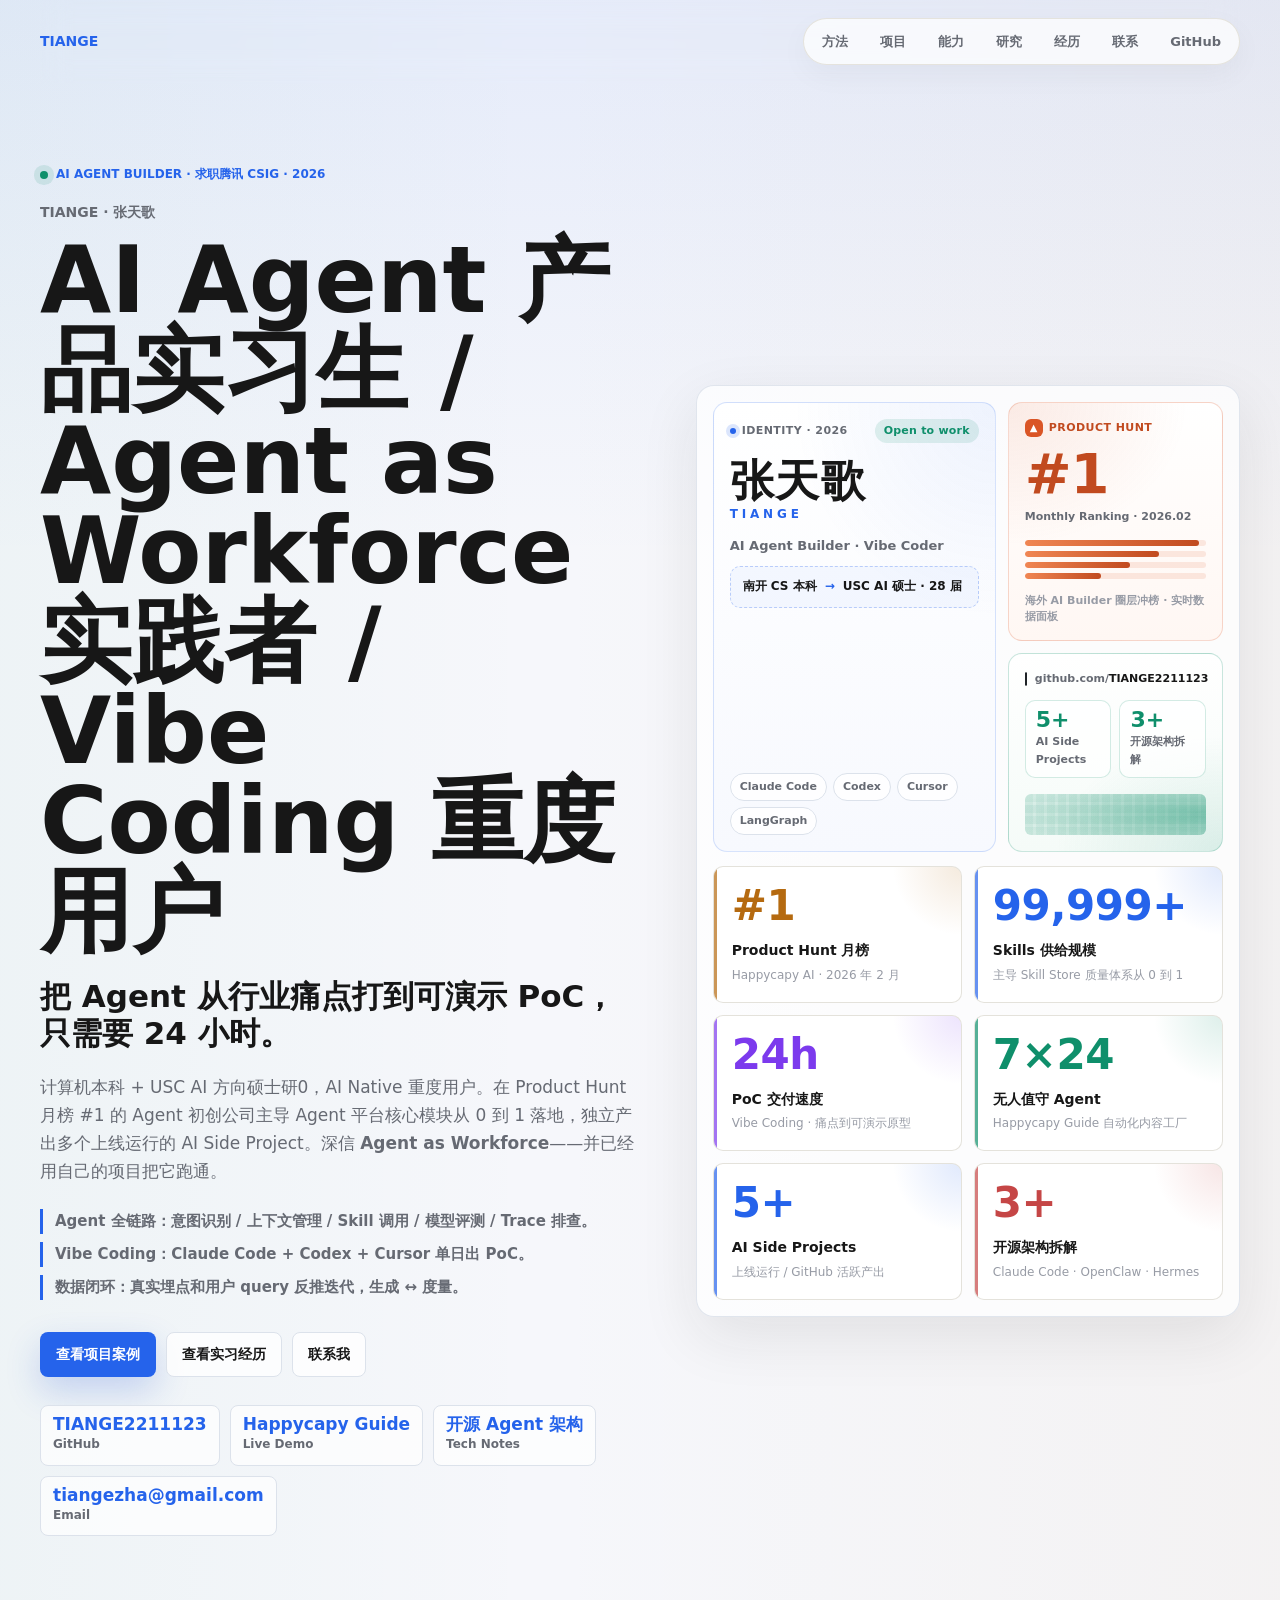
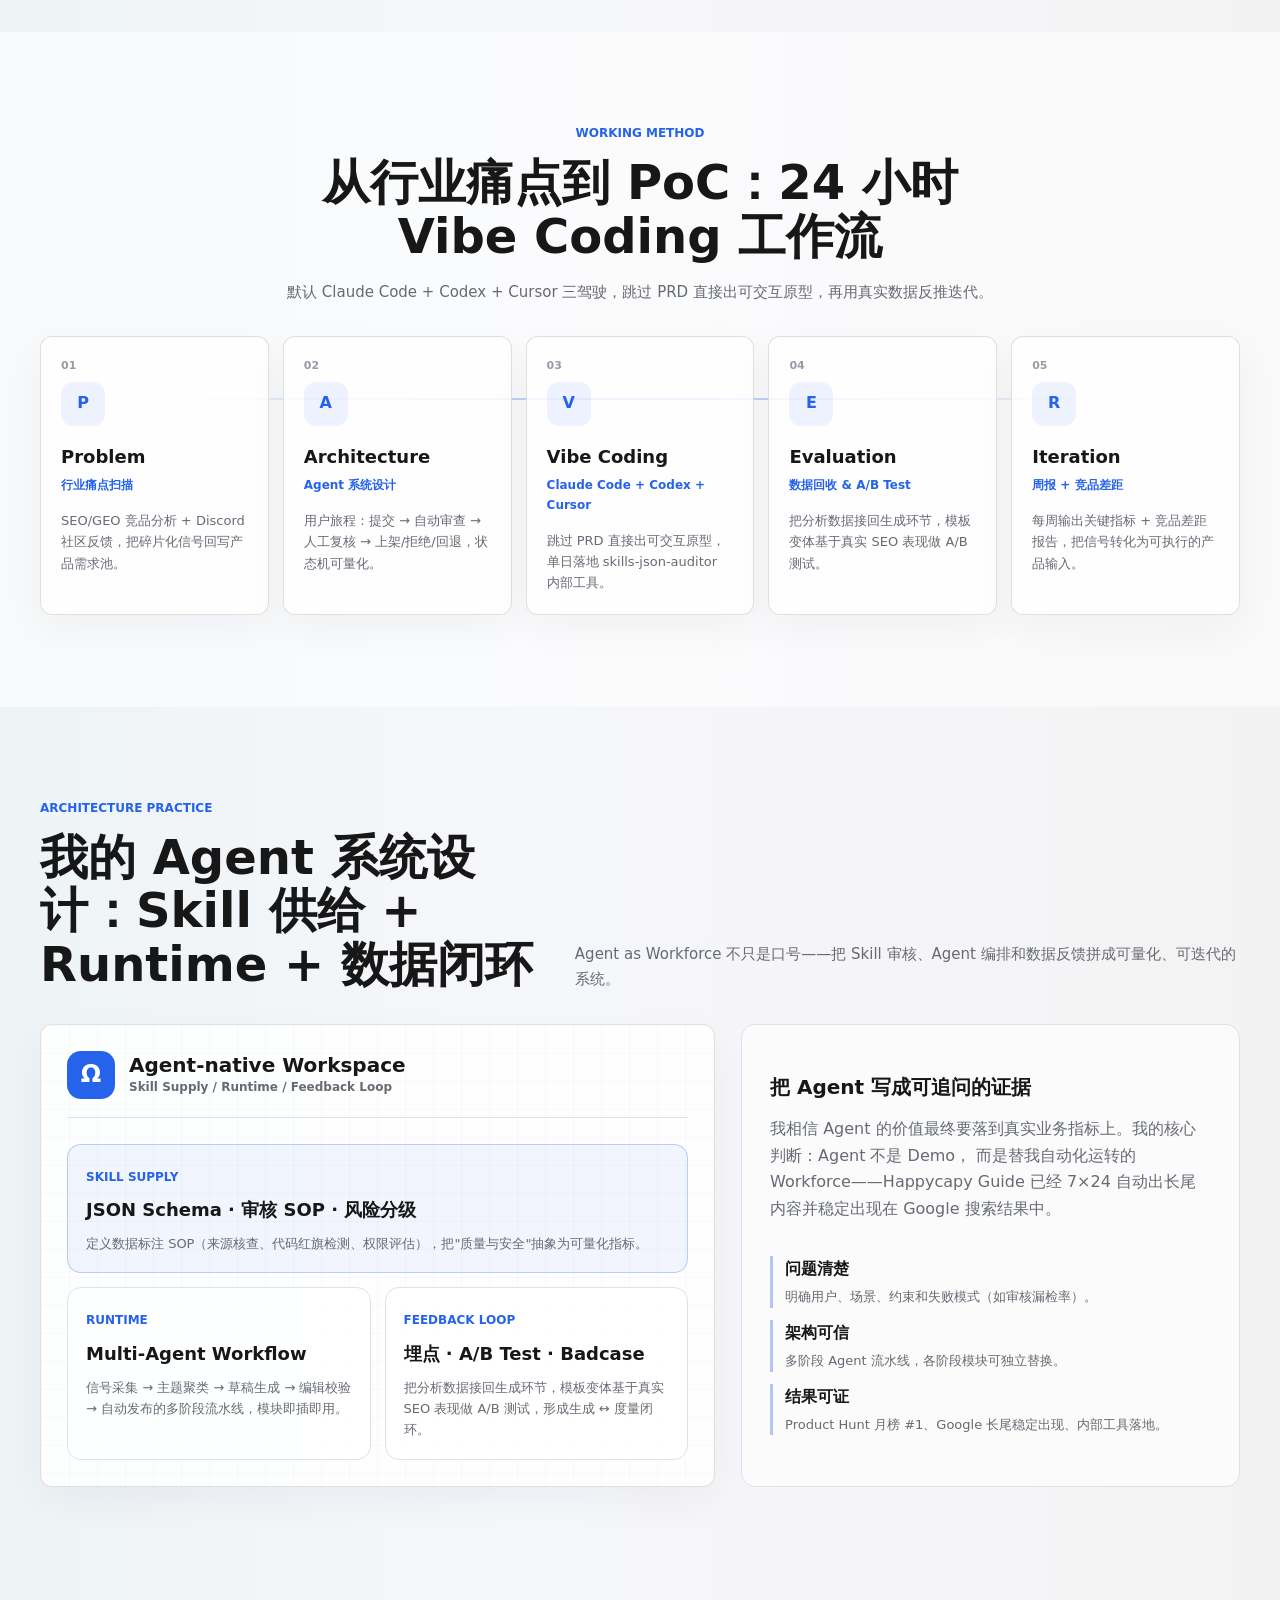
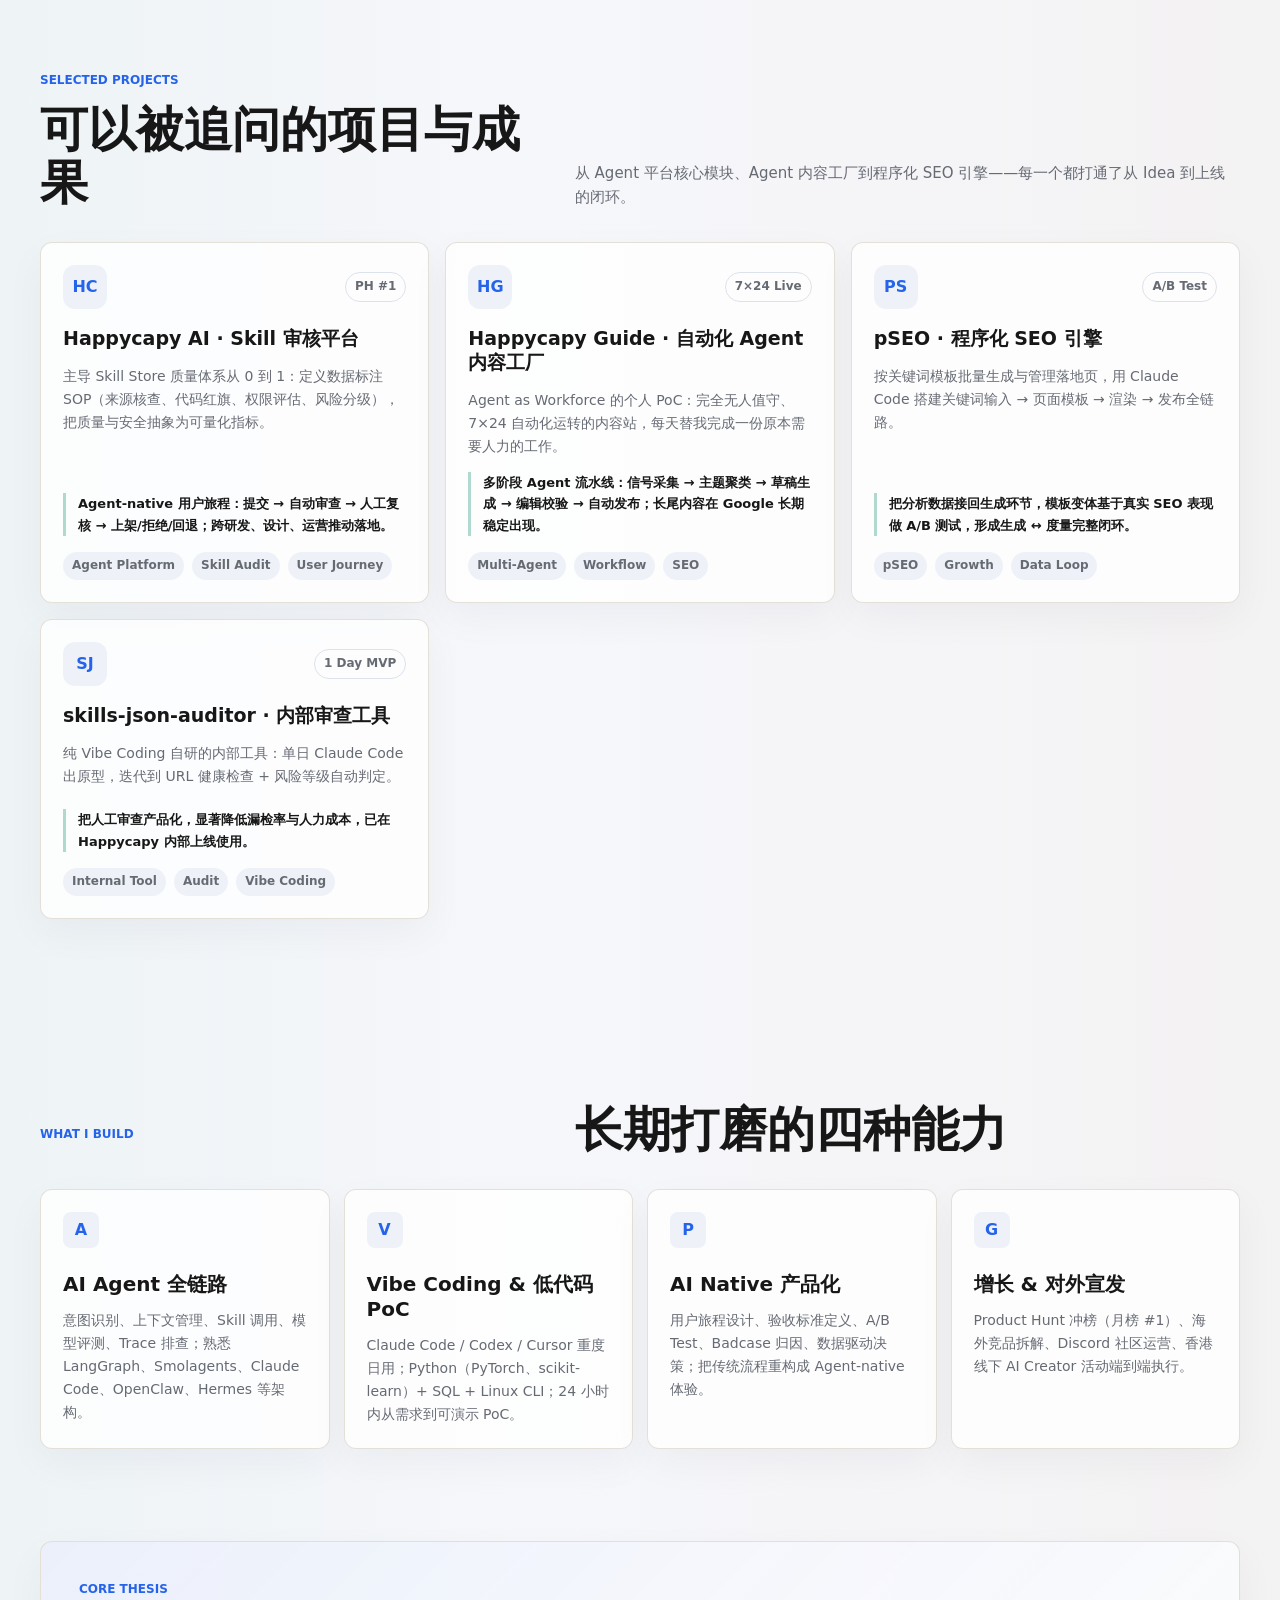
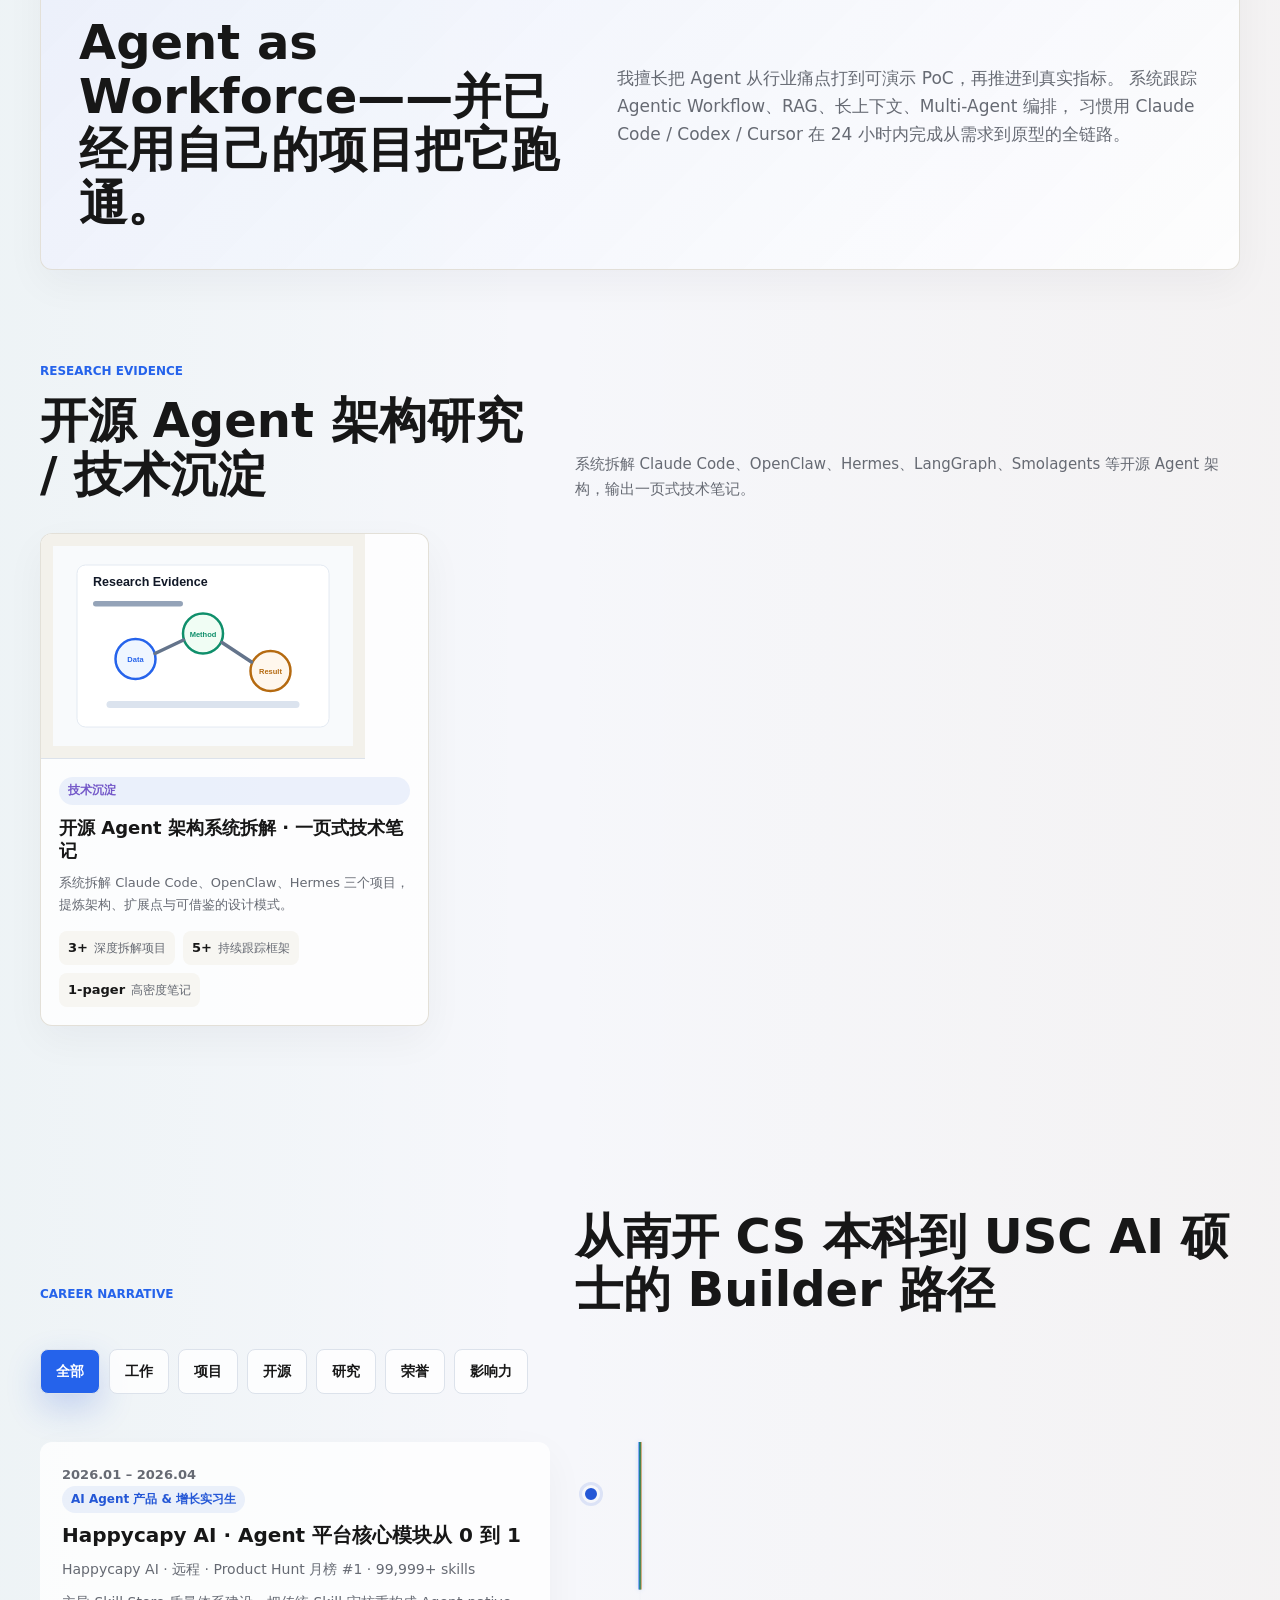
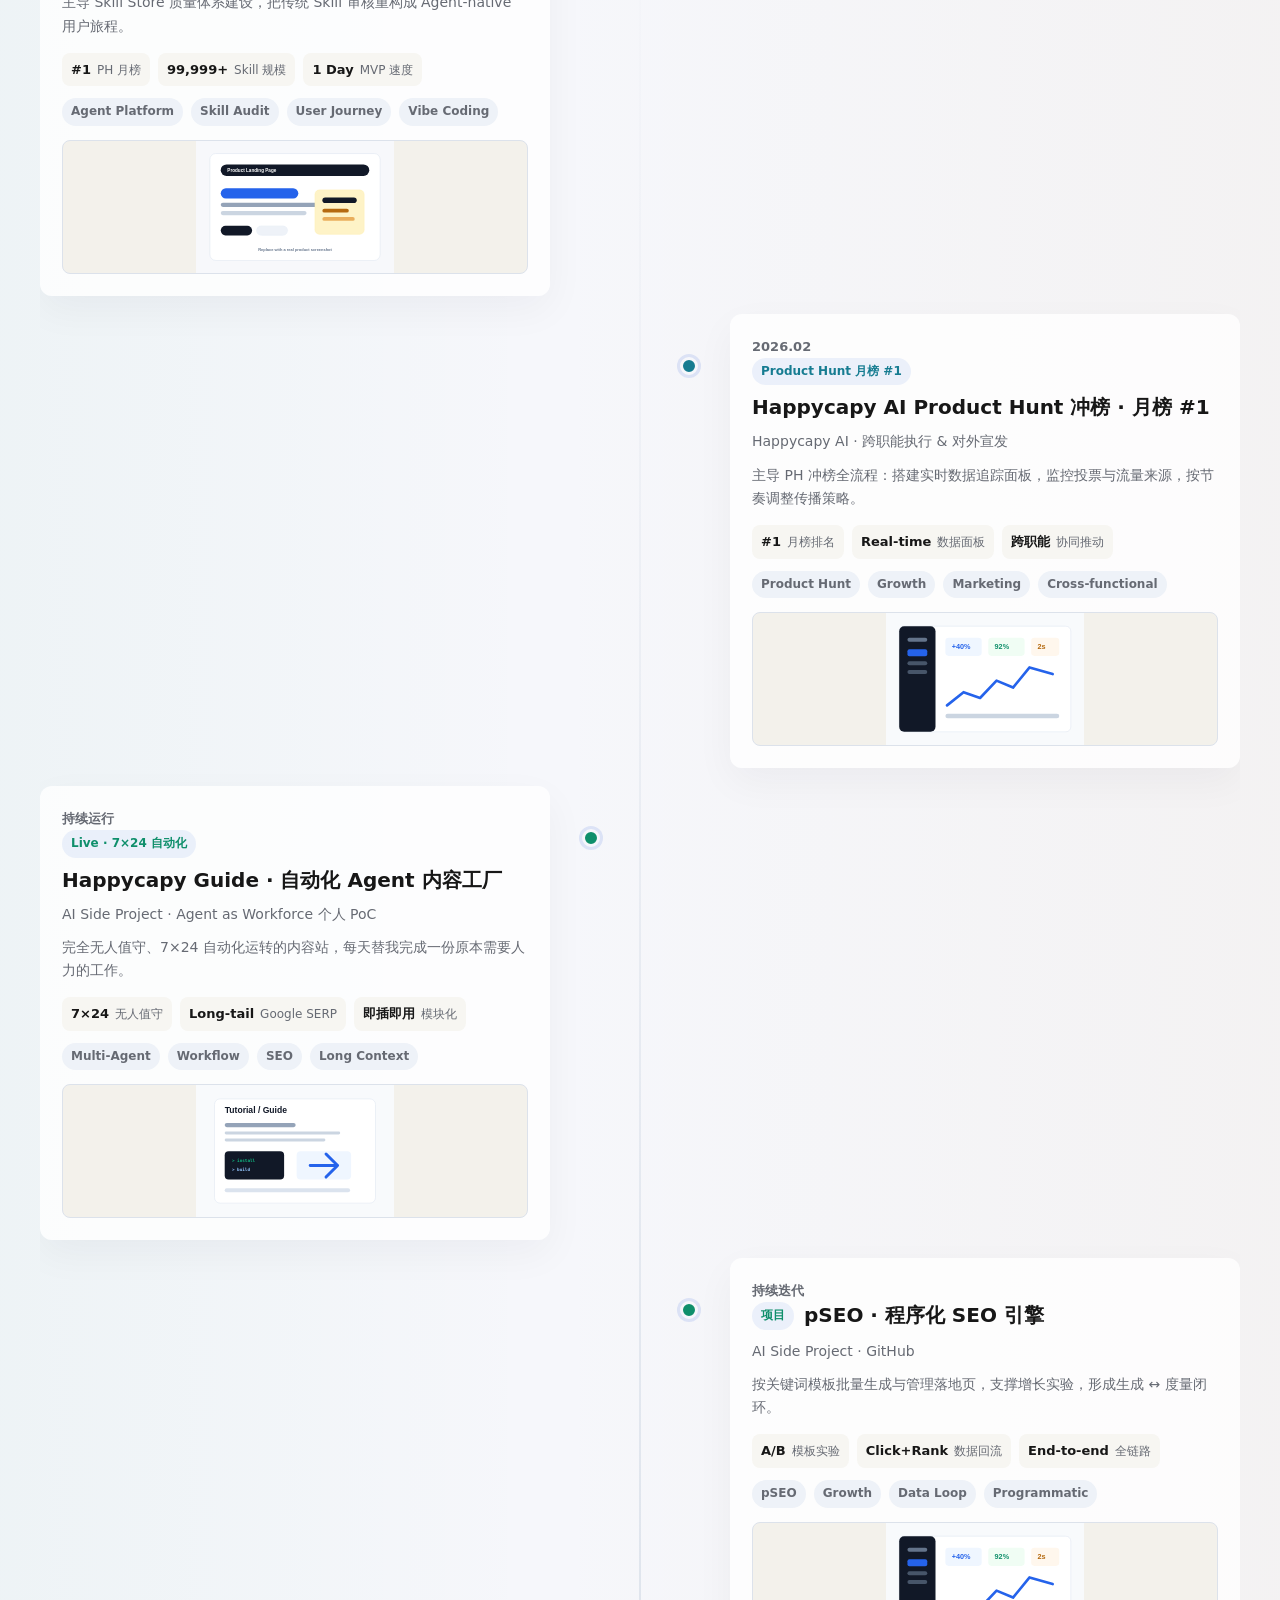
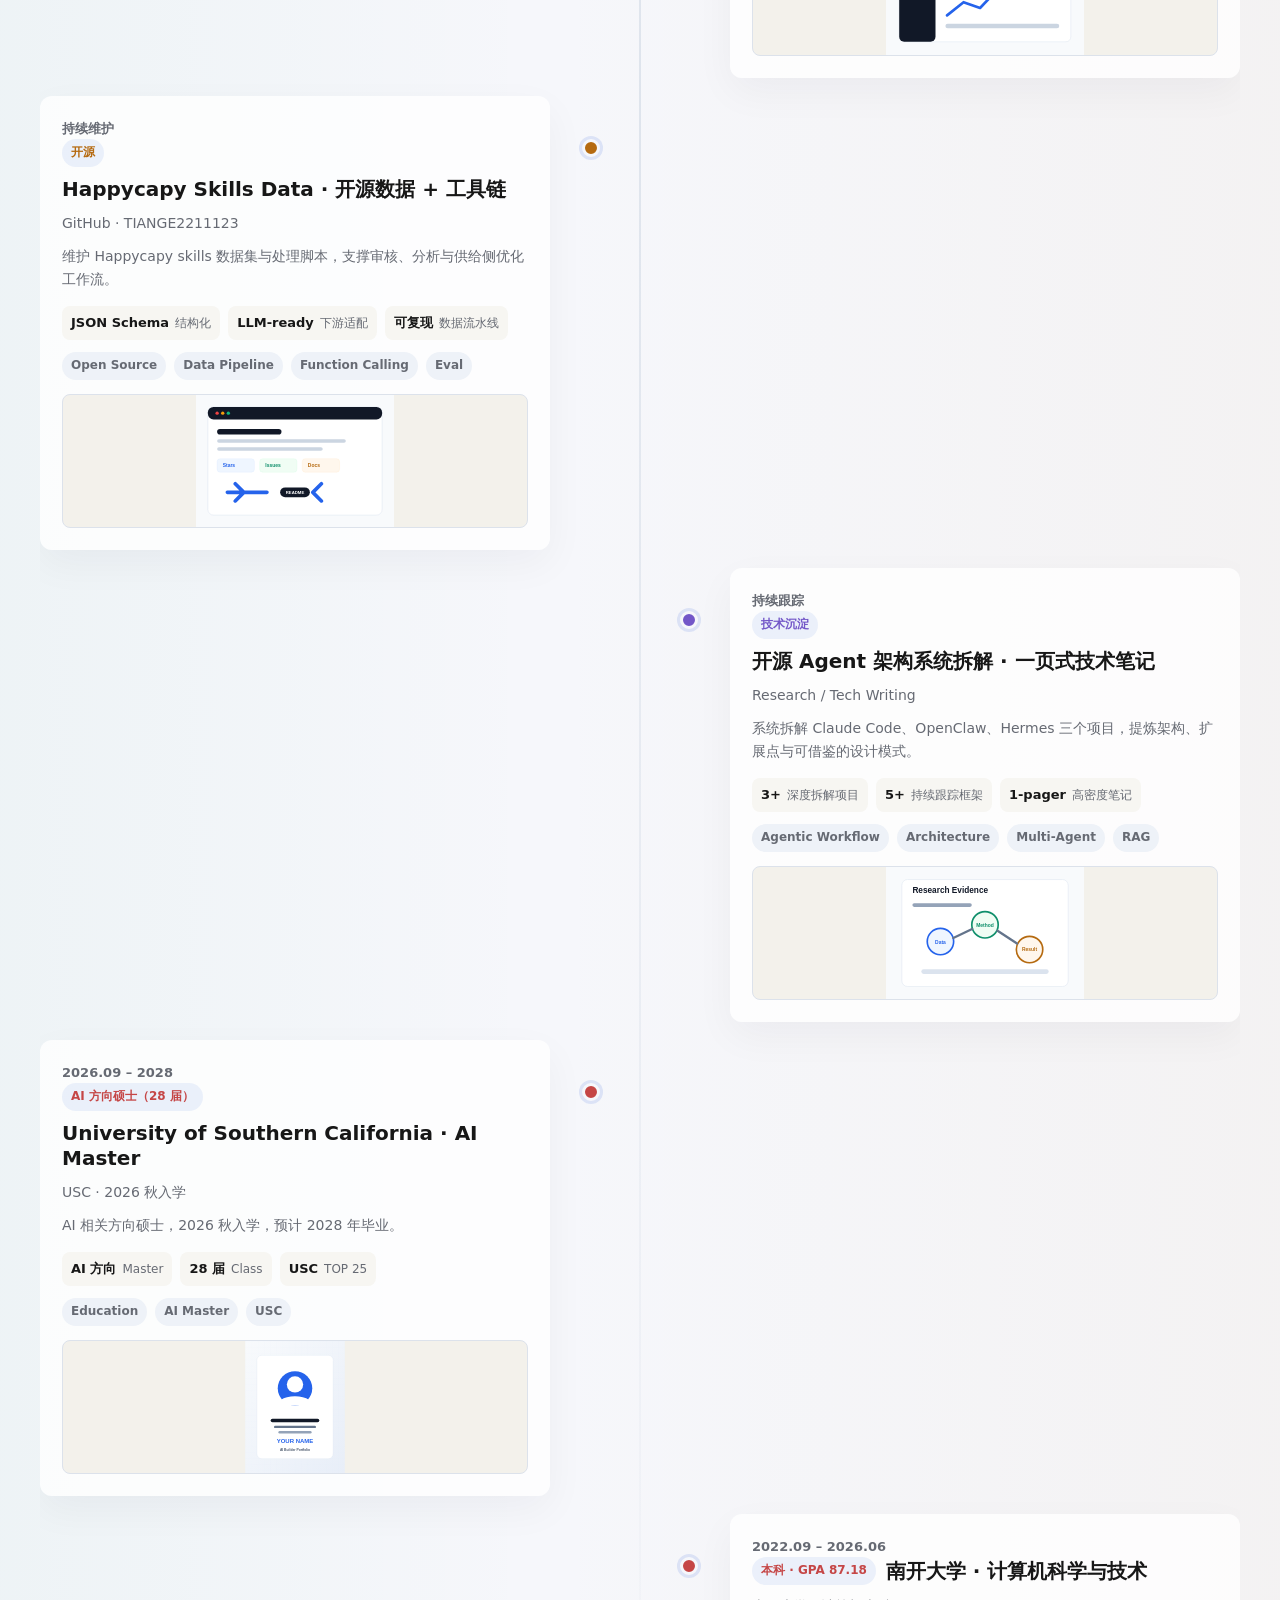
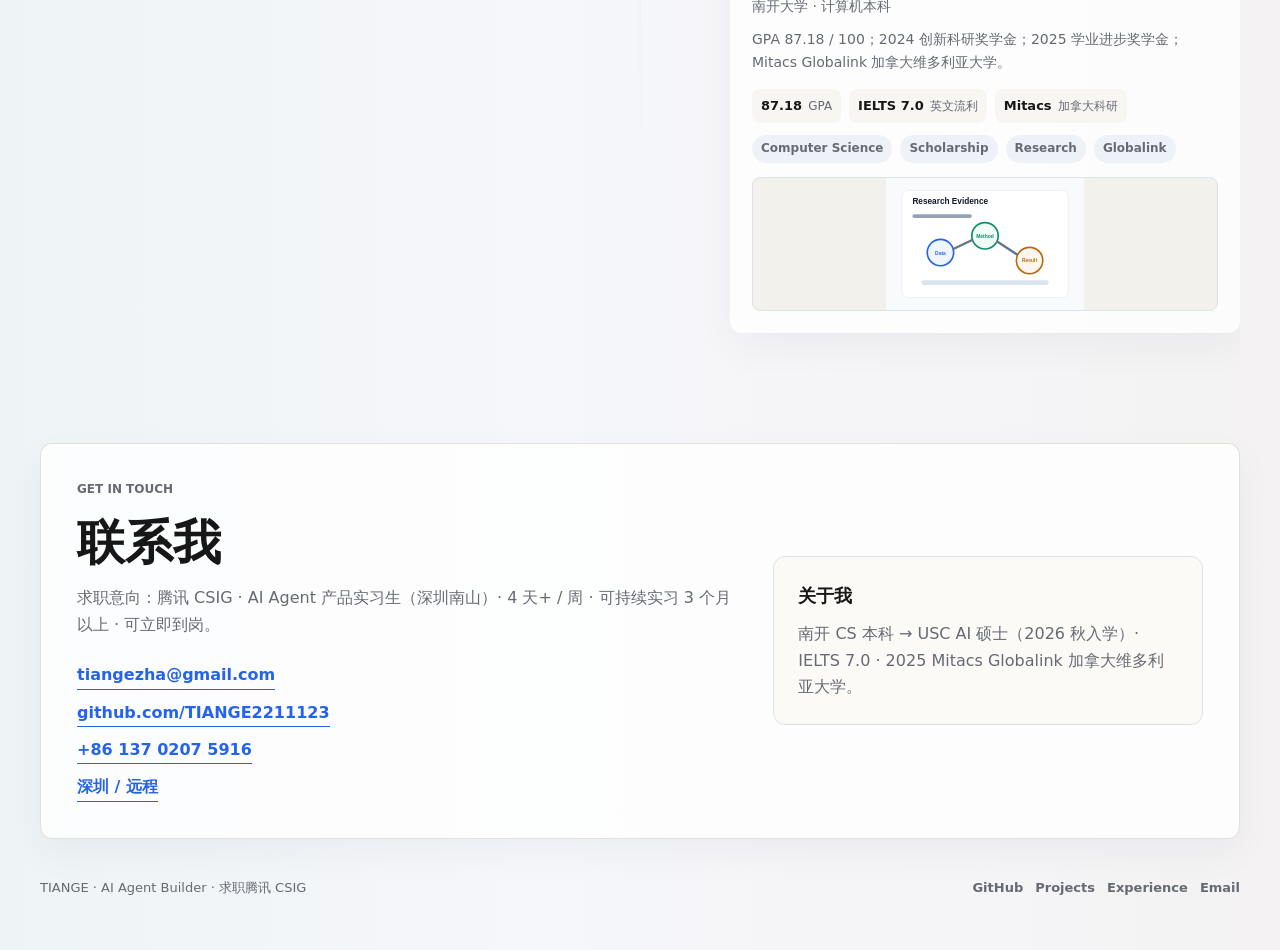
<file: resume/index.html>
<!doctype html>
<html lang="zh-CN">
  <head>
    <meta charset="UTF-8" />
    <meta name="viewport" content="width=device-width, initial-scale=1.0" />
    <meta
      name="description"
      content="TIANGE — AI Agent 产品 & 增长，Agent as Workforce 实践者。求职：腾讯 CSIG · AI Agent 产品实习生。"
    />
    <title>TIANGE · AI Agent Builder Portfolio</title>
    <link rel="stylesheet" href="./styles.css" />
  </head>
  <body>
    <header class="site-header">
      <a class="brand" href="#top" aria-label="回到首页">TIANGE</a>
      <nav class="nav" aria-label="页面导航">
        <a href="#workflow">方法</a>
        <a href="#projects">项目</a>
        <a href="#capabilities">能力</a>
        <a href="#papers">研究</a>
        <a href="#timeline">经历</a>
        <a href="#contact">联系</a>
        <a href="https://github.com/TIANGE2211123" target="_blank" rel="noreferrer">GitHub</a>
      </nav>
    </header>

    <main id="top">
      <section class="hero" aria-labelledby="hero-title">
        <div class="hero-copy">
          <p class="eyebrow">
            <span class="status-dot"></span>
            AI Agent Builder · 求职腾讯 CSIG · 2026
          </p>
          <p class="hero-label">TIANGE · 张天歌</p>
          <h1 id="hero-title">AI Agent 产品实习生 / Agent as Workforce 实践者 / Vibe Coding 重度用户</h1>
          <p class="hero-subtitle">把 Agent 从行业痛点打到可演示 PoC，只需要 24 小时。</p>
          <p class="hero-lede">
            计算机本科 + USC AI 方向硕士研0，AI Native 重度用户。在 Product Hunt 月榜 #1 的
            Agent 初创公司主导 Agent 平台核心模块从 0 到 1 落地，独立产出多个上线运行的
            AI Side Project。深信 <strong>Agent as Workforce</strong>——并已经用自己的项目把它跑通。
          </p>
          <div class="hero-mantra" aria-label="个人理念">
            <span>Agent 全链路：意图识别 / 上下文管理 / Skill 调用 / 模型评测 / Trace 排查。</span>
            <span>Vibe Coding：Claude Code + Codex + Cursor 单日出 PoC。</span>
            <span>数据闭环：真实埋点和用户 query 反推迭代，生成 ↔ 度量。</span>
          </div>
          <div class="hero-actions" aria-label="主要链接">
            <a class="button primary" href="#projects">查看项目案例</a>
            <a class="button secondary" href="#timeline">查看实习经历</a>
            <a class="button secondary" href="#contact">联系我</a>
          </div>
          <div class="social-proof" id="social-proof"></div>
        </div>

        <aside class="hero-panel" aria-label="关键数据与个人素材">
          <div class="hero-cards">
            <article class="hero-card hero-card-id" aria-label="身份名片">
              <div class="hero-card-top">
                <span class="hero-card-eyebrow"><span class="hero-card-dot"></span>Identity · 2026</span>
                <span class="hero-card-pill">Open to work</span>
              </div>
              <div class="hero-card-name">
                <p class="hero-card-zh">张天歌</p>
                <p class="hero-card-en">TIANGE</p>
              </div>
              <p class="hero-card-role">AI Agent Builder · Vibe Coder</p>
              <div class="hero-card-path" aria-label="教育路径">
                <span>南开 CS 本科</span>
                <span class="hero-card-arrow" aria-hidden="true">→</span>
                <span>USC AI 硕士 · 28 届</span>
              </div>
              <div class="hero-card-stack" aria-label="常用工具">
                <span>Claude Code</span>
                <span>Codex</span>
                <span>Cursor</span>
                <span>LangGraph</span>
              </div>
            </article>

            <article class="hero-card hero-card-ph" aria-label="Product Hunt 月榜 #1">
              <div class="ph-header">
                <span class="ph-mark" aria-hidden="true">▲</span>
                <span class="ph-name">Product Hunt</span>
              </div>
              <p class="ph-rank">#1</p>
              <p class="ph-meta">Monthly Ranking · 2026.02</p>
              <div class="ph-bars" aria-hidden="true">
                <span style="--w: 96%"><i></i></span>
                <span style="--w: 74%"><i></i></span>
                <span style="--w: 58%"><i></i></span>
                <span style="--w: 42%"><i></i></span>
              </div>
              <p class="ph-foot">海外 AI Builder 圈层冲榜 · 实时数据面板</p>
            </article>

            <article class="hero-card hero-card-gh" aria-label="GitHub 活跃度">
              <div class="gh-header">
                <span class="gh-icon" aria-hidden="true"></span>
                <span>github.com/<strong>TIANGE2211123</strong></span>
              </div>
              <div class="gh-stats">
                <div>
                  <p class="gh-num">5+</p>
                  <p class="gh-key">AI Side Projects</p>
                </div>
                <div>
                  <p class="gh-num">3+</p>
                  <p class="gh-key">开源架构拆解</p>
                </div>
              </div>
              <div class="gh-heatmap" aria-hidden="true"></div>
            </article>
          </div>
          <div class="metric-grid" id="hero-metrics"></div>
        </aside>
      </section>

      <section class="section workflow-section" id="workflow" aria-labelledby="workflow-title">
        <div class="section-heading centered">
          <p class="kicker">Working Method</p>
          <h2 id="workflow-title">从行业痛点到 PoC：24 小时 Vibe Coding 工作流</h2>
          <p class="section-intro">
            默认 Claude Code + Codex + Cursor 三驾驶，跳过 PRD 直接出可交互原型，再用真实数据反推迭代。
          </p>
        </div>
        <div class="workflow-grid" id="workflow-grid"></div>
      </section>

      <section class="section os-section" id="operating-system" aria-labelledby="os-title">
        <div class="section-heading">
          <div>
            <p class="kicker">Architecture Practice</p>
            <h2 id="os-title">我的 Agent 系统设计：Skill 供给 + Runtime + 数据闭环</h2>
          </div>
          <p class="section-intro">
            Agent as Workforce 不只是口号——把 Skill 审核、Agent 编排和数据反馈拼成可量化、可迭代的系统。
          </p>
        </div>
        <div class="os-layout">
          <div class="os-board" aria-label="架构示意">
            <div class="os-header">
              <span class="os-mark">Ω</span>
              <div>
                <h3>Agent-native Workspace</h3>
                <p>Skill Supply / Runtime / Feedback Loop</p>
              </div>
            </div>
            <div class="os-node primary-node">
              <span>Skill Supply</span>
              <strong>JSON Schema · 审核 SOP · 风险分级</strong>
              <p>定义数据标注 SOP（来源核查、代码红旗检测、权限评估），把"质量与安全"抽象为可量化指标。</p>
            </div>
            <div class="os-node-row">
              <div class="os-node">
                <span>Runtime</span>
                <strong>Multi-Agent Workflow</strong>
                <p>信号采集 → 主题聚类 → 草稿生成 → 编辑校验 → 自动发布的多阶段流水线，模块即插即用。</p>
              </div>
              <div class="os-node">
                <span>Feedback Loop</span>
                <strong>埋点 · A/B Test · Badcase</strong>
                <p>把分析数据接回生成环节，模板变体基于真实 SEO 表现做 A/B 测试，形成生成 ↔ 度量闭环。</p>
              </div>
            </div>
          </div>
          <div class="os-copy">
            <h3>把 Agent 写成可追问的证据</h3>
            <p>
              我相信 Agent 的价值最终要落到真实业务指标上。我的核心判断：Agent 不是 Demo，
              而是替我自动化运转的 Workforce——Happycapy Guide 已经 7×24 自动出长尾内容并稳定出现在
              Google 搜索结果中。
            </p>
            <ul>
              <li><strong>问题清楚</strong><span>明确用户、场景、约束和失败模式（如审核漏检率）。</span></li>
              <li><strong>架构可信</strong><span>多阶段 Agent 流水线，各阶段模块可独立替换。</span></li>
              <li><strong>结果可证</strong><span>Product Hunt 月榜 #1、Google 长尾稳定出现、内部工具落地。</span></li>
            </ul>
          </div>
        </div>
      </section>

      <section class="section projects-section" id="projects" aria-labelledby="projects-title">
        <div class="section-heading">
          <div>
            <p class="kicker">Selected Projects</p>
            <h2 id="projects-title">可以被追问的项目与成果</h2>
          </div>
          <p class="section-intro">
            从 Agent 平台核心模块、Agent 内容工厂到程序化 SEO 引擎——每一个都打通了从 Idea 到上线的闭环。
          </p>
        </div>
        <div class="project-grid" id="project-grid"></div>
      </section>

      <section class="section capabilities" id="capabilities" aria-labelledby="capabilities-title">
        <div class="section-heading">
          <p class="kicker">What I Build</p>
          <h2 id="capabilities-title">长期打磨的四种能力</h2>
        </div>
        <div class="capability-grid" id="capability-grid"></div>
      </section>

      <section class="section proof-strip" aria-label="核心证明">
        <div>
          <p class="kicker">Core Thesis</p>
          <h2>Agent as Workforce——并已经用自己的项目把它跑通。</h2>
        </div>
        <p>
          我擅长把 Agent 从行业痛点打到可演示 PoC，再推进到真实指标。
          系统跟踪 Agentic Workflow、RAG、长上下文、Multi-Agent 编排，
          习惯用 Claude Code / Codex / Cursor 在 24 小时内完成从需求到原型的全链路。
        </p>
      </section>

      <section class="section paper-section" id="papers" aria-labelledby="papers-title">
        <div class="section-heading">
          <div>
            <p class="kicker">Research Evidence</p>
            <h2 id="papers-title">开源 Agent 架构研究 / 技术沉淀</h2>
          </div>
          <p class="section-intro">
            系统拆解 Claude Code、OpenClaw、Hermes、LangGraph、Smolagents 等开源 Agent 架构，输出一页式技术笔记。
          </p>
        </div>
        <div class="paper-grid" id="paper-grid"></div>
      </section>

      <section class="section timeline-section" id="timeline" aria-labelledby="timeline-title">
        <div class="section-heading">
          <p class="kicker">Career Narrative</p>
          <h2 id="timeline-title">从南开 CS 本科到 USC AI 硕士的 Builder 路径</h2>
        </div>
        <div class="filters" id="filters" role="tablist" aria-label="按类型筛选经历"></div>
        <div class="timeline-shell">
          <div class="timeline" id="timeline-list" aria-live="polite" tabindex="0"></div>
          <span class="timeline-progress" id="timeline-progress-bar" aria-hidden="true"></span>
        </div>
      </section>

      <section class="section contact-section" id="contact" aria-labelledby="contact-title">
        <div class="contact-copy">
          <p class="kicker">Get In Touch</p>
          <h2 id="contact-title">联系我</h2>
          <p>
            求职意向：腾讯 CSIG · AI Agent 产品实习生（深圳南山）·
            4 天+ / 周 · 可持续实习 3 个月以上 · 可立即到岗。
          </p>
          <div class="contact-list">
            <a href="mailto:tiangezha@gmail.com">tiangezha@gmail.com</a>
            <a href="https://github.com/TIANGE2211123" target="_blank" rel="noreferrer">github.com/TIANGE2211123</a>
            <a href="tel:+8613702075916">+86 137 0207 5916</a>
            <a href="#timeline">深圳 / 远程</a>
          </div>
        </div>
        <div class="contact-note">
          <strong>关于我</strong>
          <p>南开 CS 本科 → USC AI 硕士（2026 秋入学）· IELTS 7.0 · 2025 Mitacs Globalink 加拿大维多利亚大学。</p>
        </div>
      </section>
    </main>

    <footer class="footer">
      <p>TIANGE · AI Agent Builder · 求职腾讯 CSIG</p>
      <div class="footer-links">
        <a href="https://github.com/TIANGE2211123" target="_blank" rel="noreferrer">GitHub</a>
        <a href="#projects">Projects</a>
        <a href="#timeline">Experience</a>
        <a href="mailto:tiangezha@gmail.com">Email</a>
      </div>
    </footer>

    <div class="modal-backdrop" id="modal-backdrop" hidden></div>
    <section
      class="detail-modal"
      id="detail-modal"
      role="dialog"
      aria-modal="true"
      aria-labelledby="modal-title"
      hidden
    >
      <button class="icon-button" id="modal-close" type="button" aria-label="关闭详情">×</button>
      <div id="modal-content"></div>
    </section>

    <script src="./script.js"></script>
  </body>
</html>
</file>
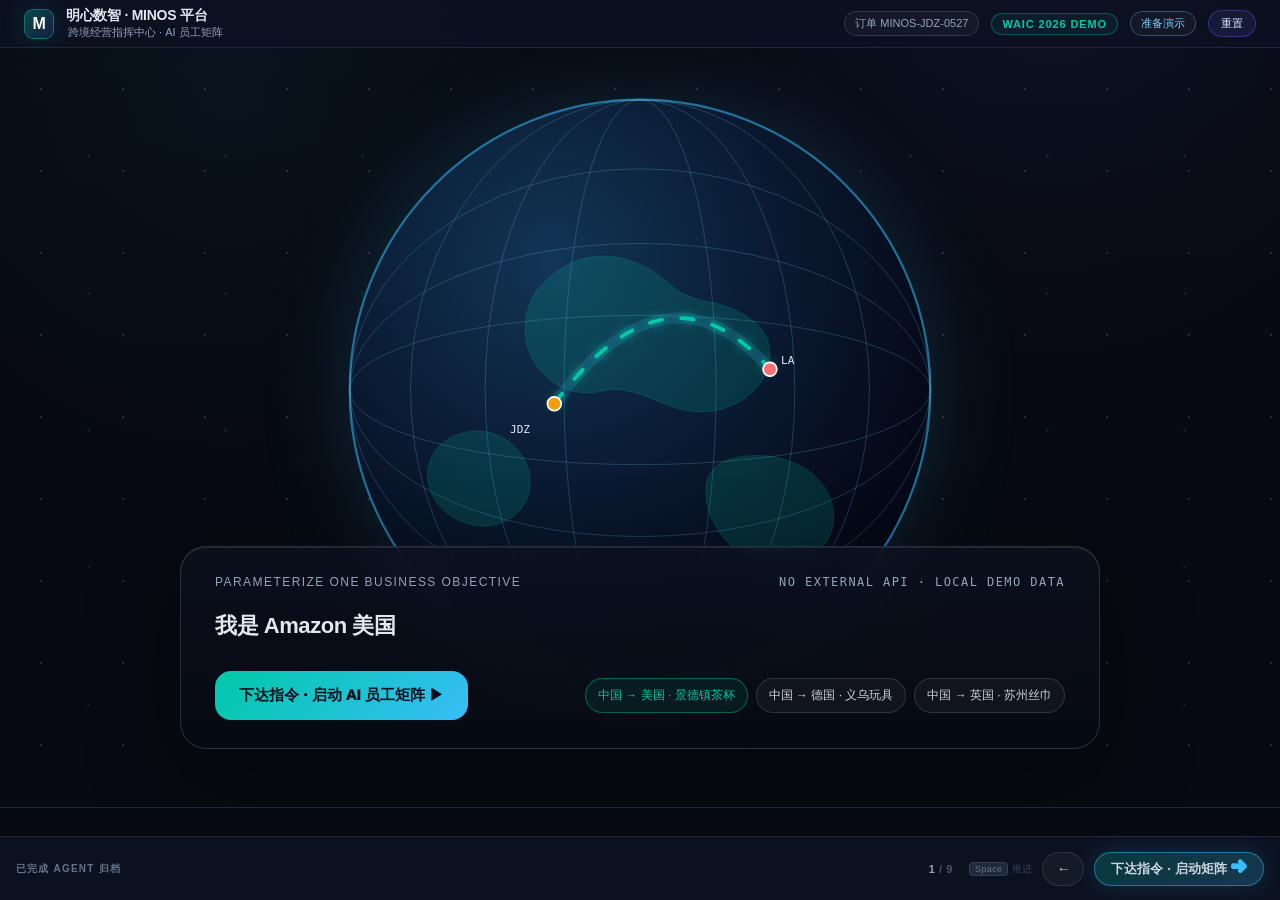
<file: waic-0527v5-MINOS.html>
<!DOCTYPE html>
<html lang="zh-CN">
<head>
<meta charset="UTF-8" />
<meta name="viewport" content="width=device-width, initial-scale=1.0" />
<title>明心数智 · MINOS 平台 — WAIC 2026 跨境 AI 员工矩阵 Demo</title>
<style>
  *{box-sizing:border-box;margin:0;padding:0}html,body{width:100%;height:100%;overflow:hidden;background:#070a12;color:#e2e8f0;font-family:'Noto Sans SC','Source Han Sans SC','Microsoft YaHei',sans-serif}button,select{font-family:inherit}button{cursor:pointer;border:0} :root{--bg-deep:#070a12;--bg-2:#0d1120;--bg-3:#131829;--border:#1e2640;--text:#e2e8f0;--muted:#64748b;--orch:#6366f1;--supply:#00c9a7;--marketing:#f97316;--compliance:#f59e0b;--logistics:#38bdf8;--analyst:#a78bfa;--pay:#0ea5e9;--cs:#ec4899;--vault:#34d399;--risk:#64748b;--stock:#d97706;--scout:#facc15;--ip:#7c3aed;--security:#475569;--brand:#db2777;--price:#16a34a;--alert:#f87171;--ease:cubic-bezier(.4,0,.2,1)}
  .app{height:100vh;display:flex;flex-direction:column;background:radial-gradient(circle at 18% 10%,rgba(56,189,248,.08),transparent 30%),radial-gradient(circle at 82% 0%,rgba(99,102,241,.11),transparent 30%),#070a12;isolation:isolate}.mono{font-family:'JetBrains Mono','Cascadia Mono','Consolas',monospace}.display{font-family:'Manrope','Sora','Noto Sans SC',sans-serif;letter-spacing:-.02em}.muted{color:var(--muted)}
  header{height:48px;flex:0 0 48px;display:flex;align-items:center;justify-content:space-between;padding:0 24px;border-bottom:1px solid var(--border);background:rgba(13,17,32,.88);backdrop-filter:blur(18px);z-index:20}.brand-lockup{display:flex;align-items:center;gap:12px}.logo-mark{width:30px;height:30px;border-radius:9px;border:1px solid rgba(0,201,167,.45);background:linear-gradient(135deg,rgba(0,201,167,.3),rgba(99,102,241,.16));display:grid;place-items:center;font-weight:900;color:#fff;box-shadow:0 0 24px rgba(0,201,167,.18)}.brand-title{font-size:14px;font-weight:800}.brand-subtitle{font-size:11px;color:#94a3b8;margin-left:2px}.head-meta{display:flex;align-items:center;gap:12px;font-size:11px;color:#94a3b8}.pill{padding:4px 10px;border-radius:999px;border:1px solid rgba(100,116,139,.35);background:rgba(255,255,255,.035)}.waic{color:#00c9a7;border-color:rgba(0,201,167,.35);background:rgba(0,201,167,.07);font-weight:800;letter-spacing:.08em}.head-btn{color:#dbeafe;background:rgba(99,102,241,.12);border:1px solid rgba(99,102,241,.35);border-radius:999px;padding:5px 12px;font-size:11px}.head-btn:hover{background:rgba(99,102,241,.2)}
  .top-layer{height:760px;flex:0 0 auto;position:relative;overflow:hidden;border-bottom:1px solid var(--border);transition:height 800ms var(--ease);background:radial-gradient(circle at 50% 45%,rgba(56,189,248,.1),transparent 32%),linear-gradient(180deg,rgba(7,10,18,.32),rgba(7,10,18,.98))}.app.started .top-layer{height:112px}.stars{position:absolute;inset:0;background-image:radial-gradient(circle,rgba(255,255,255,.55) 1px,transparent 1.5px),radial-gradient(circle,rgba(56,189,248,.55) 1px,transparent 1.7px);background-size:82px 82px,137px 137px;background-position:0 0,20px 40px;opacity:.25;animation:starDrift 24s linear infinite}@keyframes starDrift{to{background-position:200px 80px,260px 10px}}
  .globe-canvas{position:absolute;left:50%;top:45%;width:min(760px,54vw);height:min(760px,54vw);transform:translate(-50%,-50%);transition:all 800ms var(--ease);filter:drop-shadow(0 0 44px rgba(56,189,248,.16))}.app.started .globe-canvas{display:none}.globe-svg{width:100%;height:100%}.globe-shell{fill:url(#ocean);stroke:rgba(56,189,248,.55);stroke-width:1.6}.globe-grid{fill:none;stroke:rgba(125,211,252,.22);stroke-width:.7}.globe-land{fill:rgba(0,201,167,.16);stroke:rgba(0,201,167,.22);stroke-width:.6}.route-line{fill:none;stroke:#00c9a7;stroke-width:2.8;stroke-linecap:round;stroke-dasharray:9 14;animation:routeFlow 3s linear infinite}.route-line.air{stroke:#38bdf8;stroke-dasharray:5 10}.route-shadow{fill:none;stroke:rgba(56,189,248,.16);stroke-width:8;stroke-linecap:round}.pin{fill:#f59e0b;stroke:#fff;stroke-width:1.2}.pin.dest{fill:#f87171;animation:pinPulse 1.6s ease-in-out infinite}.node-label{font-size:8px;fill:#dbeafe;font-family:Consolas,monospace}.globe-spin{transform-origin:250px 250px;animation:slowSpin 26s linear infinite}@keyframes slowSpin{to{transform:rotate(360deg)}}@keyframes routeFlow{to{stroke-dashoffset:-92}}@keyframes pinPulse{50%{r:7;opacity:.55}}
  .launch-card{position:absolute;left:50%;bottom:58px;transform:translateX(-50%);width:min(920px,84vw);padding:28px 34px;border:1px solid rgba(148,163,184,.24);border-radius:26px;background:linear-gradient(180deg,rgba(13,17,32,.78),rgba(7,10,18,.88));box-shadow:0 30px 90px rgba(0,0,0,.38),inset 0 1px 0 rgba(255,255,255,.08);backdrop-filter:blur(22px);transition:all 300ms var(--ease);z-index:5}.app.started .launch-card{opacity:0;transform:translate(-50%,-34px);pointer-events:none}.launch-kicker{display:flex;align-items:center;justify-content:space-between;margin-bottom:16px;color:#94a3b8;font-size:12px;letter-spacing:.12em;text-transform:uppercase}.type-line{font-size:28px;line-height:1.9;font-weight:800}.token{display:inline-block;position:relative;margin:0 3px}.token select{appearance:none;max-width:260px;color:#f8fafc;background:rgba(0,201,167,.08);border:1px solid rgba(0,201,167,.34);border-radius:12px;padding:5px 28px 5px 10px;font-size:22px;font-weight:900;outline:none}.token:after{content:'⌄';position:absolute;right:10px;top:50%;transform:translateY(-50%);font-size:12px;color:#7dd3fc;pointer-events:none}.launch-actions{margin-top:24px;display:flex;align-items:center;justify-content:space-between;gap:20px}.launch-btn{position:relative;overflow:hidden;padding:15px 24px;border-radius:16px;color:#06111f;background:linear-gradient(135deg,#00c9a7,#38bdf8);font-weight:950;font-size:15px;box-shadow:0 0 0 0 rgba(0,201,167,.42);animation:breathe 1.9s ease-in-out infinite}.launch-btn:before{content:'';position:absolute;inset:-50%;background:linear-gradient(90deg,transparent,rgba(255,255,255,.55),transparent);transform:translateX(-70%) rotate(20deg);animation:sheen 2.8s linear infinite}.quick-scenes{display:flex;align-items:center;gap:8px;flex-wrap:wrap}.quick-scenes button{font-size:12px;color:#cbd5e1;border:1px solid rgba(148,163,184,.22);background:rgba(255,255,255,.04);border-radius:999px;padding:8px 12px}.quick-scenes button.active{color:#00c9a7;border-color:rgba(0,201,167,.42);background:rgba(0,201,167,.08)}@keyframes breathe{50%{box-shadow:0 0 0 12px rgba(0,201,167,0)}}@keyframes sheen{to{transform:translateX(70%) rotate(20deg)}}
  .compact-command{position:absolute;inset:0;display:grid;grid-template-columns:48% 52%;gap:10px;padding:8px 14px;opacity:0;pointer-events:none;transition:opacity 500ms var(--ease);z-index:4}.app.started .compact-command{opacity:1;pointer-events:auto}.app.started .mission-card{display:none}.top-card{border:1px solid rgba(148,163,184,.16);background:rgba(13,17,32,.58);border-radius:14px;padding:8px 10px;min-width:0;box-shadow:inset 0 1px 0 rgba(255,255,255,.04)}.mission-card{display:flex;flex-direction:column;justify-content:center;gap:10px}.tiny-label{font-size:10px;color:#64748b;font-weight:800;letter-spacing:.12em;text-transform:uppercase}.mission-line{font-size:14px;line-height:1.45;font-weight:800}.node-mini{display:flex;align-items:center;gap:8px;font-size:11px;color:#94a3b8}.node-mini span{width:7px;height:7px;border-radius:50%;background:#00c9a7;box-shadow:0 0 12px #00c9a7}.timeline{display:flex;flex-direction:column;justify-content:center}.time-track{position:relative;height:40px;margin-top:6px}.time-line{position:absolute;left:0;right:0;top:20px;height:2px;background:rgba(100,116,139,.35)}.time-fill{position:absolute;left:0;top:20px;height:2px;background:linear-gradient(90deg,#00c9a7,#38bdf8);width:0;transition:width 600ms var(--ease)}.time-dot{position:absolute;top:15px;width:11px;height:11px;border-radius:50%;background:#334155;border:1px solid rgba(148,163,184,.45);transform:translateX(-50%)}.time-dot.done{background:#00c9a7;box-shadow:0 0 12px rgba(0,201,167,.7)}.time-dot.alert{background:#f87171;animation:alertBlink .6s ease-in-out infinite}.time-dot small{position:absolute;top:15px;left:50%;transform:translateX(-50%);font-size:8px;color:#64748b;white-space:nowrap}.time-pointer{position:absolute;top:8px;width:24px;height:24px;border-radius:50%;background:rgba(56,189,248,.18);border:1px solid rgba(56,189,248,.58);box-shadow:0 0 22px rgba(56,189,248,.45);transform:translateX(-50%);transition:left 600ms var(--ease)}@keyframes alertBlink{50%{opacity:.35}}
  .agent-status{display:grid;grid-template-columns:repeat(5,1fr);gap:7px}.agent-mini{position:relative;min-width:0;border:1px solid rgba(148,163,184,.14);border-radius:11px;padding:5px 6px;background:rgba(255,255,255,.025);transition:.25s}.agent-mini.running{border-color:var(--c);box-shadow:0 0 18px color-mix(in srgb,var(--c) 25%,transparent)}.agent-mini.done{border-color:color-mix(in srgb,var(--c) 45%,transparent);background:color-mix(in srgb,var(--c) 8%,rgba(255,255,255,.02))}.agent-mini.alert{border-color:#f87171;animation:alertBlink .6s ease-in-out infinite}.mini-head{display:flex;align-items:center;gap:5px}.mini-avatar{width:24px;height:24px;border-radius:999px;background:rgba(255,255,255,.04);overflow:hidden;border:1px solid color-mix(in srgb,var(--c) 48%,transparent);flex:0 0 auto}.mini-avatar svg{width:100%;height:100%;display:block}.mini-name{font-size:10px;font-weight:800;white-space:nowrap;overflow:hidden;text-overflow:ellipsis}.status-lamp{position:absolute;right:7px;top:7px;width:7px;height:7px;border-radius:50%;background:#475569}.running .status-lamp{background:var(--c);box-shadow:0 0 10px var(--c);animation:pulse 1.2s ease-in-out infinite}.done .status-lamp{background:var(--c)}.agent-progress{height:3px;margin-top:4px;border-radius:9px;background:#1e293b;overflow:hidden}.agent-progress span{display:block;height:100%;width:0;background:var(--c);transition:width 600ms}.running .agent-progress span{width:62%}.done .agent-progress span{width:100%}.agent-state{font-size:8px;color:#94a3b8;margin-top:2px;white-space:nowrap}.fold-row{display:flex;align-items:center;justify-content:space-between;margin-top:5px;gap:7px}.fold-btn{flex:1;border-radius:9px;padding:5px 7px;background:rgba(255,255,255,.04);border:1px solid rgba(148,163,184,.14);color:#cbd5e1;font-size:11px}.fold-btn:hover{border-color:rgba(56,189,248,.35)}@keyframes pulse{50%{opacity:.4}}
  .stage{flex:1;min-height:0;position:relative;overflow:hidden;padding:10px 16px;background:linear-gradient(180deg,rgba(7,10,18,.94),#070a12)}.stage-inner{height:100%;position:relative}.screen{height:100%;width:100%;opacity:0;transform:translateX(calc(var(--dir,1)*32px)) translateY(6px);transition:opacity 500ms var(--ease),transform 500ms var(--ease)}.screen.show{opacity:1;transform:none}.screen-title{display:flex;align-items:flex-end;justify-content:space-between;margin-bottom:8px}.screen-title h1{font-size:23px;line-height:1.08}.screen-title p{font-size:11px;color:#94a3b8;margin-top:4px}.primary-btn{border-radius:14px;padding:12px 18px;background:linear-gradient(135deg,#00c9a7,#38bdf8);color:#06111f;font-weight:950}.secondary-btn{border-radius:12px;padding:10px 14px;background:rgba(255,255,255,.045);border:1px solid rgba(148,163,184,.18);color:#dbeafe;font-weight:800}.panel{border:1px solid rgba(148,163,184,.15);border-radius:20px;background:rgba(13,17,32,.58);box-shadow:inset 0 1px 0 rgba(255,255,255,.035);overflow:hidden}.panel-head{height:30px;display:flex;align-items:center;justify-content:space-between;border-bottom:1px solid rgba(148,163,184,.12);padding:0 14px;font-size:12px;color:#94a3b8;font-weight:800;letter-spacing:.06em;text-transform:uppercase}
  .dispatch-grid{height:calc(100% - 48px);display:grid;grid-template-rows:58% 1fr;gap:9px}.dispatch-grid>.panel{display:flex;flex-direction:column}.dispatch-top{display:grid;grid-template-columns:1fr 1fr;gap:9px;min-height:0}.dispatch-top>.panel{display:flex;flex-direction:column;overflow:hidden}.org-chart{position:relative;flex:1;height:auto;min-height:0;padding:10px}.org-lines,.dep-lines{position:absolute;inset:0;width:100%;height:100%;pointer-events:none}.org-node{position:absolute;display:flex;align-items:center;gap:7px;border-radius:14px;background:rgba(7,10,18,.88);border:1px solid var(--c);box-shadow:0 0 18px color-mix(in srgb,var(--c) 18%,transparent);padding:7px 9px;transition:.18s}.org-node:hover{transform:translateY(-2px);z-index:5}.org-node.t0{display:none}.org-node.t1{width:168px;height:58px;top:28%}.org-node.t2{width:132px;height:46px;top:67%;border-style:dashed;filter:brightness(.92)}.org-node.t3{display:none}.org-node.t3:hover{filter:none;opacity:1}.org-avatar{width:34px;height:34px;border-radius:16px;overflow:hidden;border:1px solid color-mix(in srgb,var(--c) 60%,transparent);flex:none;background:rgba(255,255,255,.04)}.org-text b{display:block;font-size:12px;line-height:1.1;color:#f8fafc;text-shadow:0 1px 5px rgba(0,0,0,.7)}.org-text span{font-size:9px;color:#cbd5e1;text-shadow:0 1px 5px rgba(0,0,0,.7)}.dep-chart{position:relative;flex:1;height:auto;min-height:0;padding:10px}.dep-node{position:absolute;min-width:122px;border-radius:12px;padding:6px 8px;background:rgba(7,10,18,.86);border:1px solid color-mix(in srgb,var(--c) 50%,rgba(148,163,184,.18));font-size:11px}.dep-node b{display:block;color:#f8fafc;text-shadow:0 1px 6px rgba(0,0,0,.85)}.dep-node small{color:#dbeafe;text-shadow:0 1px 6px rgba(0,0,0,.85)}.hitl-diamond{position:absolute;width:22px;height:22px;border:2px solid #f87171;background:rgba(248,113,113,.08);transform:rotate(45deg);box-shadow:0 0 14px rgba(248,113,113,.28)}.schedule-row{display:grid;grid-template-columns:1fr 146px;gap:8px;flex:1;min-height:0}.tasks{display:grid;grid-template-columns:repeat(7,1fr);gap:6px;padding:6px}.task-card{border:1px solid rgba(148,163,184,.13);background:rgba(255,255,255,.025);border-radius:10px;padding:6px;font-size:8.6px;line-height:1.22;min-width:0;overflow:hidden}.task-card b{color:#38bdf8;font-size:10px}.task-card span{float:right;color:#00c9a7}.confirm-box{display:flex;align-items:center;justify-content:center;padding:8px}.confirm-box .primary-btn{width:100%;height:46px;box-shadow:0 0 24px rgba(56,189,248,.22)}
  .workbench{height:100%;display:grid;grid-template-rows:auto minmax(0,1fr) auto;gap:9px}.agent-hero{display:flex;align-items:center;gap:14px;border:1px solid rgba(148,163,184,.15);border-radius:18px;background:rgba(13,17,32,.56);padding:10px 14px}.big-avatar{width:86px;height:86px;border-radius:26px;overflow:hidden;border:2px solid var(--c);box-shadow:0 0 28px color-mix(in srgb,var(--c) 25%,transparent);flex:none}.big-avatar svg{width:100%;height:100%}.agent-hero h1{font-size:28px}.agent-hero .role{font-size:13px;color:#94a3b8;margin-top:4px}.kpi-strip{margin-left:auto;display:flex;gap:8px;align-items:stretch}.kpi{min-width:112px;border:1px solid color-mix(in srgb,var(--c) 28%,transparent);background:color-mix(in srgb,var(--c) 8%,rgba(255,255,255,.02));border-radius:15px;padding:10px}.kpi b{display:block;font-size:20px;color:var(--c)}.kpi span{font-size:10px;color:#94a3b8}.work-main{display:grid;grid-template-columns:60% 40%;gap:13px;min-height:0}.business-zone{padding:14px 20px;display:flex;flex-direction:column;justify-content:center;gap:12px;min-width:0;overflow:hidden}.result-line{font-size:17px;line-height:1.5;font-weight:900;max-width:100%;overflow-wrap:anywhere}.result-line strong{font-size:28px;color:var(--c);letter-spacing:-.035em;white-space:nowrap}.supporting{display:grid;grid-template-columns:repeat(3,1fr);gap:10px;margin-top:10px}.supporting div{border-radius:15px;border:1px solid rgba(148,163,184,.12);background:rgba(255,255,255,.025);padding:12px}.supporting b{display:block;color:#fff;font-size:18px}.supporting span{font-size:11px;color:#94a3b8}.deliverables{padding:14px;display:flex;flex-direction:column;gap:10px;overflow:hidden}.deliverable{border-radius:16px;border:1px solid color-mix(in srgb,var(--c) 22%,transparent);background:color-mix(in srgb,var(--c) 6%,rgba(255,255,255,.025));padding:13px;min-height:68px}.deliverable b{font-size:13px}.deliverable p{font-size:11px;color:#94a3b8;line-height:1.5;margin-top:5px}.tech-drawer{border-radius:18px;border:1px solid rgba(148,163,184,.14);background:rgba(7,10,18,.7);overflow:hidden}.tech-drawer summary{padding:11px 14px;font-size:12px;font-weight:800;color:#cbd5e1;cursor:pointer}.tech-log{border-top:1px solid rgba(148,163,184,.1);padding:11px 14px;color:#94a3b8;font-size:11px;line-height:1.65;font-family:'JetBrains Mono','Consolas',monospace;white-space:pre-wrap}.hitl-bar{display:flex;align-items:center;gap:12px;border:1px solid rgba(248,113,113,.28);background:rgba(248,113,113,.06);border-radius:14px;padding:9px 12px}.hitl-bar b{color:#fca5a5}.hitl-bar span{flex:1;font-size:13px;color:#cbd5e1}.hitl-bar button{background:rgba(248,113,113,.15);border:1px solid rgba(248,113,113,.35);color:#fecaca;border-radius:12px;padding:9px 13px;font-weight:900}.hitl-bar button.confirmed{border-color:rgba(0,201,167,.35);background:rgba(0,201,167,.1);color:#86efac}.toast-host{position:fixed;right:24px;bottom:88px;z-index:60;display:flex;flex-direction:column;gap:10px}.toast{width:360px;border:1px solid color-mix(in srgb,var(--c) 42%,rgba(148,163,184,.18));background:rgba(13,17,32,.94);border-radius:18px;padding:12px;display:flex;gap:10px;box-shadow:0 22px 60px rgba(0,0,0,.35);animation:toastIn 2500ms ease-in-out forwards}.toast .mini-avatar{width:36px;height:36px}.toast b{font-size:13px}.toast p{font-size:12px;color:#cbd5e1;margin-top:3px}@keyframes toastIn{0%{opacity:0;transform:translate(28px,18px)}12%,82%{opacity:1;transform:translate(0,0)}100%{opacity:0;transform:translate(28px,8px)}}
  .dash-grid{height:calc(100% - 58px);display:grid;grid-template-columns:60% 40%;grid-template-rows:59% 41%;gap:12px}.waterfall{padding:14px;display:flex;align-items:end;gap:9px;height:calc(100% - 36px)}.bar-wrap{flex:1;display:flex;flex-direction:column;align-items:center;justify-content:flex-end;height:100%;gap:6px}.bar{width:78%;min-height:8px;border-radius:10px 10px 3px 3px;background:#334155;transform-origin:bottom;animation:barRise .55s var(--ease) both}.bar.income{background:#00c9a7}.bar.cost{background:#f87171}.bar.total{background:#a78bfa}.bar-value{font-size:12px;font-weight:900}.bar-label{font-size:10px;color:#94a3b8;text-align:center;min-height:24px}@keyframes barRise{from{transform:scaleY(0)}}.profit-center{position:absolute;right:20px;top:46px;width:112px;height:112px;border-radius:50%;background:conic-gradient(#00c9a7 0 33.5%,#1e293b 33.5% 100%);display:grid;place-items:center}.profit-center:after{content:'';position:absolute;inset:10px;background:#0d1120;border-radius:50%}.profit-center b{position:relative;z-index:1;font-size:24px;color:#00c9a7}.profit-center span{position:relative;z-index:1;font-size:10px;color:#94a3b8}.actions{padding:12px;display:flex;flex-direction:column;gap:10px}.action-card{display:flex;align-items:center;gap:10px;border:1px solid rgba(148,163,184,.13);background:rgba(255,255,255,.025);border-radius:15px;padding:10px}.action-card .mini-avatar{width:34px;height:34px}.action-card b{font-size:12px}.action-card p{font-size:12px;color:#cbd5e1}.vault-panel{grid-column:1/3;position:relative}.vault-stream{height:calc(100% - 36px);display:grid;grid-template-columns:repeat(9,1fr);gap:8px;padding:12px 14px 54px}.vault-file{border:1px solid rgba(52,211,153,.24);background:rgba(52,211,153,.055);border-radius:13px;padding:9px;font-size:10.5px;transform:translateY(18px);opacity:0;animation:vaultFly .6s var(--ease) forwards}.vault-file b{display:block;font-size:11px;color:#dcfce7}.vault-file span{display:block;color:#34d399;margin-top:5px}.vault-file small{display:block;color:#64748b;margin-top:3px}.vault-summary{position:absolute;left:18px;right:18px;bottom:10px;display:flex;align-items:center;justify-content:space-between;border:1px solid rgba(52,211,153,.25);background:rgba(7,10,18,.88);border-radius:14px;padding:9px 12px;font-size:12px}.vault-summary button{background:rgba(52,211,153,.12);border:1px solid rgba(52,211,153,.32);color:#86efac;border-radius:11px;padding:8px 12px;font-weight:900}@keyframes vaultFly{to{transform:translateY(0);opacity:1}}
  .closing{height:100%;display:grid;grid-template-rows:44% 56%;gap:13px}.ba-grid{display:grid;grid-template-columns:1fr 1fr;gap:12px;height:calc(100% - 36px);padding:12px}.ba-side{border-radius:18px;padding:14px;border:1px solid rgba(148,163,184,.12);background:rgba(255,255,255,.025)}.ba-side.before{filter:grayscale(.95);opacity:.68}.ba-side h2{font-size:18px;margin-bottom:10px}.ba-item{display:grid;grid-template-columns:1fr auto;gap:10px;border-bottom:1px solid rgba(148,163,184,.1);padding:6px 0;font-size:13px}.ba-item b{color:#fff}.ba-item span{color:#94a3b8}.matrix{height:calc(100% - 36px);padding:13px;display:grid;grid-template-rows:auto 1fr auto;gap:10px}.agent-matrix{display:grid;grid-template-columns:repeat(8,1fr);gap:8px}.matrix-card{position:relative;border:1px solid color-mix(in srgb,var(--c) 35%,rgba(148,163,184,.12));background:color-mix(in srgb,var(--c) 7%,rgba(255,255,255,.02));border-radius:15px;padding:8px;min-height:72px;transition:.18s;animation:matrixIn .45s var(--ease) both}.matrix-card.t3{filter:grayscale(1);opacity:.78}.matrix-card:hover{filter:none;opacity:1;transform:translateY(-2px);z-index:3}.matrix-card .mini-avatar{width:30px;height:30px}.matrix-card b{display:block;font-size:10.5px;margin-top:5px}.matrix-card span{font-size:9px;color:#94a3b8}.matrix-card:after{content:attr(data-kpi);position:absolute;left:50%;bottom:calc(100% + 8px);transform:translateX(-50%);width:190px;pointer-events:none;opacity:0;background:#0d1120;border:1px solid rgba(148,163,184,.18);border-radius:12px;padding:9px;font-size:10px;color:#cbd5e1;line-height:1.4;box-shadow:0 12px 35px rgba(0,0,0,.35)}.matrix-card:hover:after{opacity:1}.closing-foot{display:flex;align-items:center;justify-content:space-between;border:1px solid rgba(0,201,167,.18);background:rgba(0,201,167,.055);border-radius:16px;padding:10px 14px}.closing-foot b{font-size:18px;color:#00c9a7}.closing-foot p{font-size:13px;color:#cbd5e1}@keyframes matrixIn{from{opacity:0;transform:translateY(8px)}to{opacity:1;transform:none}}
  .archive{height:64px;flex:0 0 64px;border-top:1px solid var(--border);background:rgba(13,17,32,.94);display:flex;align-items:center;gap:10px;padding:8px 16px;z-index:25}.archive-label{font-size:10px;color:#64748b;font-weight:900;letter-spacing:.12em;text-transform:uppercase;white-space:nowrap}.archive-cards{display:flex;gap:8px;min-width:0;overflow:hidden;flex:1}.archive-card{display:flex;align-items:center;gap:7px;min-width:158px;border:1px solid color-mix(in srgb,var(--c) 30%,rgba(148,163,184,.12));background:color-mix(in srgb,var(--c) 7%,rgba(255,255,255,.02));border-radius:13px;padding:7px 9px}.archive-card .mini-avatar{width:24px;height:24px}.archive-card b{font-size:11px}.archive-card span{font-size:9px;color:#94a3b8}.controls{display:flex;gap:10px}.controls button{height:34px;border-radius:999px;background:rgba(255,255,255,.04);border:1px solid rgba(148,163,184,.18);color:#cbd5e1;font-weight:900}.controls #prevBtn{width:42px}.controls #nextBtn{width:auto;min-width:132px;padding:0 16px;background:linear-gradient(135deg,rgba(0,201,167,.22),rgba(56,189,248,.22));border-color:rgba(56,189,248,.48);box-shadow:0 0 22px rgba(56,189,248,.18);animation:nextPulse 1.6s ease-in-out infinite}.controls #nextBtn::after{content:'  ➜';font-size:16px;color:#38bdf8}@keyframes nextPulse{50%{transform:translateX(3px);box-shadow:0 0 32px rgba(56,189,248,.32)}}.corner-catalog{position:fixed;right:18px;bottom:124px;z-index:50;border-radius:999px;padding:8px 11px;background:rgba(7,10,18,.76);border:1px solid rgba(148,163,184,.2);color:#dbeafe;font-size:10.5px;font-weight:900;opacity:.82}.corner-catalog:hover{opacity:1;border-color:rgba(56,189,248,.45)}.modal{position:fixed;inset:0;background:rgba(0,0,0,.62);display:none;align-items:center;justify-content:center;z-index:90;backdrop-filter:blur(8px)}.modal.show{display:flex}.modal-card{width:min(980px,92vw);max-height:84vh;overflow:auto;border:1px solid rgba(148,163,184,.2);background:#0d1120;border-radius:24px;padding:20px;box-shadow:0 35px 90px rgba(0,0,0,.5)}.modal-head{display:flex;align-items:center;justify-content:space-between;margin-bottom:14px}.modal-head h2{font-size:22px}.modal-close{background:rgba(255,255,255,.05);color:#cbd5e1;border:1px solid rgba(148,163,184,.18);border-radius:12px;padding:8px 12px}.catalog-grid{display:grid;grid-template-columns:repeat(5,1fr);gap:12px}.catalog-card{border:1px solid color-mix(in srgb,var(--c) 40%,rgba(148,163,184,.14));background:color-mix(in srgb,var(--c) 8%,rgba(255,255,255,.02));border-radius:18px;padding:13px}.catalog-card .mini-avatar{width:54px;height:54px}.catalog-card h3{font-size:15px;margin-top:8px}.catalog-card p{font-size:12px;color:#cbd5e1;line-height:1.55;margin-top:8px}.snapshot{font-family:'JetBrains Mono','Consolas',monospace;font-size:12px;line-height:1.75;background:#070a12;border:1px solid rgba(148,163,184,.12);border-radius:16px;padding:14px;color:#cbd5e1;white-space:pre-wrap}.hidden{display:none!important}
  .result-pack{height:100%;display:grid;grid-template-rows:auto 1fr;gap:10px}.result-pack-grid{min-height:0;display:grid;grid-template-columns:1.05fr 1.25fr .9fr;grid-template-rows:1fr 1fr;gap:10px}.pack-hero{grid-row:1/3;padding:18px;border:1px solid rgba(0,201,167,.22);background:linear-gradient(180deg,rgba(0,201,167,.08),rgba(13,17,32,.58));border-radius:20px;display:flex;flex-direction:column;justify-content:space-between}.pack-hero h2{font-size:30px;line-height:1.15}.pack-hero .pack-big{font-size:54px;color:#00c9a7;font-weight:950;letter-spacing:-.05em}.pack-meta{display:grid;grid-template-columns:repeat(2,1fr);gap:8px}.pack-meta div{border:1px solid rgba(148,163,184,.13);border-radius:13px;padding:10px;background:rgba(255,255,255,.03)}.pack-meta b{display:block;font-size:20px;color:#fff}.pack-meta span{font-size:11px;color:#94a3b8}.package-card{border:1px solid rgba(148,163,184,.15);border-radius:18px;background:rgba(13,17,32,.58);padding:14px;overflow:hidden}.package-card h3{font-size:16px;margin-bottom:8px}.package-card ul{list-style:none;display:grid;gap:7px}.package-card li{font-size:12px;color:#cbd5e1;line-height:1.35;display:flex;gap:7px}.package-card li:before{content:'✓';color:#00c9a7;font-weight:900}.package-card.accent{border-color:rgba(56,189,248,.25);background:rgba(56,189,248,.055)}.export-row{display:grid;grid-template-columns:repeat(3,1fr);gap:8px;margin-top:10px}.export-chip{border:1px solid rgba(52,211,153,.28);border-radius:12px;padding:9px;background:rgba(52,211,153,.06);font-size:11px;color:#d1fae5}.pack-vault{grid-column:2/4;display:grid;grid-template-columns:repeat(3,1fr);gap:8px}.vault-mini{border:1px solid rgba(52,211,153,.2);border-radius:12px;padding:10px;background:rgba(52,211,153,.045)}.vault-mini b{display:block;font-size:12px;color:#dcfce7}.vault-mini span{display:block;font-size:10px;color:#34d399;margin-top:3px}.screen-title .result-note{color:#00c9a7;font-weight:900}
@media(max-width:1280px){.type-line{font-size:22px}.token select{font-size:18px}.compact-command{grid-template-columns:28% 34% 38%;padding-left:200px}.agent-status{grid-template-columns:repeat(3,1fr)}.agent-state{display:none}.kpi-strip{display:none}.agent-matrix{grid-template-columns:repeat(4,1fr)}}
</style>

<style>
.org-node,.dep-node{color:#e2e8f0}
.org-node b,.dep-node b{color:#fff}
.org-node span,.dep-node small{color:#dbeafe}
.app.started .launch-card{display:none}
.corner-catalog{display:none}
/* HITL — pulsing border to signal human decision needed */
.hitl-bar{animation:hitlRing 1.4s ease-in-out infinite}
@keyframes hitlRing{0%,100%{box-shadow:0 0 0 0 rgba(248,113,113,0)}55%{box-shadow:0 0 0 7px rgba(248,113,113,.18),0 0 28px rgba(248,113,113,.12)}}
.hitl-bar .confirm-action{font-size:14px;padding:11px 22px;min-width:130px;border-radius:14px;background:linear-gradient(135deg,rgba(248,113,113,.2),rgba(248,113,113,.1));border:1px solid rgba(248,113,113,.55);color:#fecaca;font-weight:900;transition:.2s;cursor:pointer}
.hitl-bar .confirm-action:hover{background:rgba(248,113,113,.3);transform:scale(1.03)}
.hitl-bar .confirm-action.confirmed{border-color:rgba(0,201,167,.45);background:rgba(0,201,167,.14);color:#86efac;animation:none;transform:none}
/* footer progress counter */
.scene-counter{font-size:11px;font-weight:900;color:#475569;white-space:nowrap;padding:0 6px;letter-spacing:.05em;align-self:center}
.scene-counter b{color:#94a3b8;font-variant-numeric:tabular-nums}
/* scene keyboard hint */
.kbd-hint{font-size:10px;color:#334155;white-space:nowrap;letter-spacing:.04em;align-self:center}
.kbd-hint kbd{background:#1e293b;border:1px solid #334155;border-radius:4px;padding:1px 5px;font-family:inherit;font-size:9px;color:#64748b}
/* ── modal entrance ── */
.modal.show .modal-card{animation:modalIn .22s var(--ease) both}
@keyframes modalIn{from{opacity:0;transform:scale(.96) translateY(16px)}}
/* ── nextBtn — glow only, no translateX jitter ── */
@keyframes nextPulse{0%,100%{box-shadow:0 0 18px rgba(56,189,248,.16)}50%{box-shadow:0 0 44px rgba(56,189,248,.5),0 0 70px rgba(56,189,248,.12)}}
/* ── archive card slide-in ── */
@keyframes archiveSlide{from{opacity:0;transform:translateX(20px) scale(.93)}}
.archive-card{animation:archiveSlide .3s var(--ease) both}
/* ── workbench section stagger ── */
@keyframes delivIn{from{opacity:0;transform:translateX(14px)}}
@keyframes heroIn{from{opacity:0;transform:translateY(-10px)}}
/* ── before/after reveal ── */
@keyframes baItemIn{from{opacity:0;transform:translateX(-10px)}}
/* ── action card & vault file hover ── */
.action-card{transition:border-color .15s,background .15s,transform .15s;cursor:pointer}
.action-card:hover{border-color:rgba(148,163,184,.3);background:rgba(255,255,255,.045);transform:translateX(5px)}
.vault-file{transition:transform .15s,border-color .15s,box-shadow .15s}
.vault-file:hover{border-color:rgba(52,211,153,.6);transform:translateY(-3px);box-shadow:0 6px 16px rgba(52,211,153,.2)}
/* ── org node stagger ── */
@keyframes orgIn{from{opacity:0;transform:translateY(8px) scale(.96)}}
/* ── task card stagger ── */
@keyframes taskIn{from{opacity:0;transform:translateY(8px)}}
/* ── deliverable hover ── */
.deliverable{transition:border-color .15s,background .15s,transform .15s;cursor:default}
.deliverable:hover{border-color:color-mix(in srgb,var(--c) 45%,transparent);transform:translateX(4px)}
/* ── result-line number highlight ── */
.result-line strong{display:inline-block;line-height:1.1;padding:0 4px;border-radius:6px;background:color-mix(in srgb,var(--c) 12%,transparent)}
/* ── scene title pill fade ── */
#sceneTitlePill{transition:opacity .2s,transform .2s}
#sceneTitlePill.pill-fade{opacity:0;transform:translateY(-5px)}
/* ── all agent elements are clickable ── */
.org-node{cursor:pointer}.dep-node{cursor:pointer}.matrix-card{cursor:pointer}.agent-mini{cursor:pointer}.org-node:hover{box-shadow:0 0 28px color-mix(in srgb,var(--c) 38%,transparent)}.dep-node:hover{border-color:var(--c);background:color-mix(in srgb,var(--c) 16%,rgba(7,10,18,.88))}
</style>
</head>
<body>
<div class="app" id="app">
  <header>
    <div class="brand-lockup"><div class="logo-mark display">M</div><div><div class="brand-title display">明心数智 · MINOS 平台</div><div class="brand-subtitle">跨境经营指挥中心 · AI 员工矩阵</div></div></div>
    <div class="head-meta"><span class="pill" id="orderPill">订单 MINOS-JDZ-0527</span><span class="pill waic">WAIC 2026 DEMO</span><span id="sceneTitlePill" class="pill" style="color:#7dd3fc;border-color:rgba(125,211,252,.3)">准备演示</span><button class="head-btn" id="resetBtn">重置</button></div>
  </header>
  <section class="top-layer" id="topLayer">
    <div class="stars"></div>
    <div class="globe-canvas" id="globeCanvas"></div>
    <div class="launch-card" id="launchCard">
      <div class="launch-kicker"><span>Parameterize one business objective</span><span class="mono">No external API · Local demo data</span></div>
      <div class="type-line display" id="typeLine"></div>
      <div class="launch-actions"><button class="launch-btn" id="launchBtn">下达指令 · 启动 AI 员工矩阵 ▶</button><div class="quick-scenes"><button class="active" data-preset="la">中国 → 美国 · 景德镇茶杯</button><button data-preset="de">中国 → 德国 · 义乌玩具</button><button data-preset="uk">中国 → 英国 · 苏州丝巾</button></div></div>
    </div>
    <div class="compact-command">
      <div class="top-card mission-card"><div class="tiny-label">Current Mission</div><div class="mission-line" id="missionLine"></div><div class="node-mini"><span></span><div>景德镇 → 推荐港口 → 干线 → <b id="miniDest">LA</b></div></div></div>
      <div class="top-card timeline"><div class="tiny-label">T+N 全链路时间轴</div><div class="time-track" id="timeTrack"></div></div>
      <div class="top-card"><div class="tiny-label">五大核心小明实时状态</div><div class="agent-status" id="agentStatus"></div><div class="fold-row"><button class="fold-btn" id="supportBtn">查看 5 个协同支持 Agent</button><button class="fold-btn" id="catalogBtnTop">更多扩展能力</button></div></div>
    </div>
  </section>
  <main class="stage"><div class="stage-inner" id="stageInner"></div></main>
  <footer class="archive"><div class="archive-label">已完成 Agent 归档</div><div class="archive-cards" id="archiveCards"></div><span class="scene-counter"><b id="sceneCounter">1</b> / 9</span><span class="kbd-hint"><kbd>Space</kbd> 推进</span><div class="controls"><button id="prevBtn">←</button><button id="nextBtn">下达指令 · 启动矩阵</button></div></footer>
</div>
<button class="corner-catalog" id="catalogFloat">+5 扩展能力</button>
<div class="toast-host" id="toastHost"></div>
<div class="modal" id="modal"><div class="modal-card"><div class="modal-head"><h2 class="display" id="modalTitle">详情</h2><button class="modal-close" id="modalClose">关闭</button></div><div id="modalBody"></div></div></div>
<script>
const DEMO_DATA={scenario:{seller:'Amazon 美国站卖家',product:{sku:'JDZ-CUP-WHT-260ML',name:'景德镇手工茶杯',qty:500,fobPrice:120},destination:{city:'美国 · 洛杉矶',zip:'90001'},platform:'Amazon + TikTok Shop',targetDays:30,salePrice:490,targetProfit:164},agents:{orch:{tier:0,name:'主控编排小明',role:'Minos Orchestrator',color:'#6366f1',duty:'解析目标 / 拆分任务 / 调度 15 个 Agent / 异常熔断',kpi:{taskDecomp:'98%',scheduleLatency:'<1s',anomalyResponse:'15min'},vsHuman:{metric:'派单速度',ai:'15 分钟',human:'1-2 天'}},supply:{tier:1,name:'经营评估小明',role:'产融对接信任锚点 · 资深风控经理',color:'#00c9a7',duty:'SKU 建模 / 履约评估 / 贸易融资',kpi:{modeling:'30s',gapAccuracy:'99.5%',fundingArrival:'T+4h'},vsHuman:{metric:'融资响应',ai:'T+4h',human:'5-7 天'},keyOutputs:{sku:'JDZ-CUP-WHT-260ML',financing:'¥42,000'}},mkt:{tier:1,name:'达人营销小明',role:'达人营销与资产管理专家 · 海外商务BD',color:'#f97316',duty:'达人匹配 / Brief / Listing / 资产锁定',kpi:{matchRate:'18%',briefGen:'60s',listingGen:'90s'},vsHuman:{metric:'Brief 生成',ai:'60s',human:'2 天'},keyOutputs:{matches:17,reach:'50w+',samples:3}},comp:{tier:1,name:'合规小明',role:'跨境财税合规专家 · 持牌税务师 / 海关申报员',color:'#f59e0b',duty:'HS 归类 / 退税 / FDA / Sales Tax',kpi:{hsClassify:'0.8s',refund:'当天',fdaPass:'98%'},vsHuman:{metric:'退税到账',ai:'当天',human:'30 天'},keyOutputs:{hsCode:'6912.00',refund:'¥18,200',salesTax:'9.5%'}},log:{tier:1,name:'物流小明',role:'全球物流调度专家 · 国际货代 / 清关专员',color:'#38bdf8',duty:'全链路调度 / 运踪 / 异常熔断',kpi:{anomalyResponse:'15min',costSave:'8-12%',carrierCov:'500+'},vsHuman:{metric:'异常响应',ai:'15 分钟',human:'24 小时'},keyOutputs:{mainLeg:'盐田→LA · 13d',switchTo:'广州空运 · 4d'}},ana:{tier:1,name:'分析师小明',role:'跨境首席经营分析官 · CFO / 数据分析师',color:'#a78bfa',duty:'成本归集 / 净利核算 / 行动清单',kpi:{pnl:'T+180s',adoptionRate:'85%',coverage:'100%'},vsHuman:{metric:'P&L 核算',ai:'T+180s',human:'1 周'},keyOutputs:{netProfit:164,margin:'33.5%'}},pay:{tier:2,name:'支付结汇小明',role:'FX & Payment',color:'#0ea5e9',duty:'跨境收款 / 锁汇 / SAFE 申报',kpi:{fxOptim:'0.3-0.8%',safeCompliance:'100%',channels:'12+'},vsHuman:{metric:'多平台归集',ai:'实时',human:'每周'},keyOutputs:{rate:'1USD=¥7.18',safe:'申报包就绪'},toastText:'已锁定汇率 1USD=¥7.18 · SAFE 申报包就绪'},cs:{tier:2,name:'客服售后小明',role:'Customer Success',color:'#ec4899',duty:'多语言客服 / 差评翻转 / 退货',kpi:{response:'<30s',reviewFlip:'22%',returnRate:'↓4-7pp'},vsHuman:{metric:'多语言响应',ai:'<30s',human:'6-12h'},keyOutputs:{langs:'EN/ES/DE',reviewWatch:'已启动'},toastText:'差评监控通道已启动 · EN/ES 多语言应答'},vault:{tier:2,name:'白盒存证小明',role:'Compliance Vault',color:'#34d399',duty:'单据上链 / 决策快照 / 审计回放',kpi:{onchainSpeed:'<1s/份',auditability:'100%',hallucinationComplaints:'0'},vsHuman:{metric:'决策追溯',ai:'100% 可审计',human:'不稳定'},keyOutputs:{files:9,masterHash:'a3f7c2e8...f9e6a1c3'},toastText:'9 份单据进入 Compliance Vault · 审计回放就绪'},risk:{tier:2,name:'风控反欺诈小明',role:'Risk Control',color:'#64748b',duty:'账户健康 / 假评论识别 / 异常订单',kpi:{healthAccuracy:'96%',fakeDetect:'92%',falsePositive:'<1%'},vsHuman:{metric:'账户健康监控',ai:'实时',human:'每日'},keyOutputs:{healthScore:98,anomalies:0},toastText:'Amazon 账户健康分 98 · 无异常订单'},stock:{tier:2,name:'库存补货小明',role:'Inventory Planner',color:'#d97706',duty:'海外仓监控 / 补货建议 / 调拨',kpi:{timingPrecision:'±2d',stockout:'<2%',turnover:'↑40%'},vsHuman:{metric:'补货建议',ai:'实时',human:'每周复盘'},keyOutputs:{restockQty:200,location:'LA 仓'}},scout:{tier:3,name:'选品发现小明',role:'Product Scout',color:'#facc15',duty:'海外平台爆品监测 / 趋势预测',kpi:{hitRate:'28%',leadTime:'4-8 周'}},ip:{tier:3,name:'知识产权小明',role:'IP Counsel',color:'#7c3aed',duty:'商标申请 / 侵权扫描 / 维权',kpi:{trademarkPass:'91%',coverage:'6+ 平台'}},security:{tier:3,name:'数据安全小明',role:'Data Guardian',color:'#475569',duty:'PIPL / CCPA / GDPR / 数据脱敏',kpi:{auditAuto:'95%',latency:'<50ms'}},brand:{tier:3,name:'品牌叙事小明',role:'Brand Storyteller',color:'#db2777',duty:'品牌故事 / 多语言词典 / 内容日历',kpi:{storySpeed:'↑10×',consistency:'99%'}},price:{tier:3,name:'价格情报小明',role:'Pricing Analyst',color:'#16a34a',duty:'竞品监控 / 动态定价 / 促销建议',kpi:{coverage:'200+ SKU',marginUplift:'3-6%'}}},timeline:[{t:'T+0',event:'指令下达',agent:'orch'},{t:'T+15min',event:'主控派单完成',agent:'orch'},{t:'T+1h',event:'SKU 建模 + 融资授信',agent:'supply'},{t:'T+4h',event:'融资到账 + 工厂启动',agent:'supply'},{t:'T+1d',event:'出口报关 + 退税申报',agent:'comp'},{t:'T+3d',event:'干线运输启动',agent:'log'},{t:'T+7d',event:'港口罢工预警',agent:'log',alert:true},{t:'T+4d',event:'空运到港 + 清关',agent:'log'},{t:'T+15d',event:'上架 + 达人寄样',agent:'mkt'},{t:'T+30d',event:'首批售罄 + 净利结算',agent:'ana'}],profitBreakdown:[{label:'终端售价',value:490,type:'income'},{label:'出厂成本',value:-120},{label:'头程物流',value:-18},{label:'空运干线',value:-52},{label:'尾程派送',value:-38},{label:'TikTok 广告',value:-45},{label:'加州 Sales Tax',value:-47},{label:'跨国汇损',value:-6},{label:'净利润',value:164,type:'total'}],todayActions:[{id:1,text:'加购洛杉矶仓库存 ×300 件（ROI +22%）',priority:'P0',endorsedBy:'stock'},{id:2,text:'TikTok 广告预算上调 15%（ROAS 当前 3.2）',priority:'P0',endorsedBy:'mkt'},{id:3,text:'启用空运备用方案（盐田港罢工预警 Lv.2）',priority:'P0',endorsedBy:'log'},{id:4,text:'退税 ¥18,200 当天到账 · 滚动复投下批',priority:'P1',endorsedBy:'comp'}],vaultFiles:[{name:'报关单',hash:'a3f7c2e8',t:'2026-05-25 11:28:54'},{name:'FDA 报告',hash:'d1b04592',t:'2026-05-25 11:28:55'},{name:'银行流水',hash:'f6e8d2a4',t:'2026-05-25 11:28:56'},{name:'退税申报包',hash:'8c2f1a93',t:'2026-05-25 11:28:57'},{name:'SAFE 申报包',hash:'1e5a3b78',t:'2026-05-25 11:28:58'},{name:'AI 决策快照 · 融资授信',hash:'9d2a5e7b',t:'2026-05-25 11:28:59'},{name:'AI 决策快照 · 物流切换',hash:'7a3b8d52',t:'2026-05-25 11:29:00'},{name:'AI 决策快照 · 达人匹配',hash:'4c8f2e91',t:'2026-05-25 11:29:01'},{name:'AI 决策快照 · 净利核算',hash:'2e9c4f87',t:'2026-05-25 11:29:02'}],masterHash:'a3f7c2e8d1b04592f6...f9e6a1c3',blockId:'#8,847,291',beforeAfter:[{item:'退税申报',before:'30 天',after:'当天到账',delta:'↓97%',byAgent:'comp'},{item:'HS 归类',before:'人工 3 天',after:'0.8 秒',delta:'↓99.9%',byAgent:'comp'},{item:'异常响应',before:'24 小时',after:'15 分钟',delta:'↓90%',byAgent:'log'},{item:'多语言客服',before:'6-12 小时',after:'<30 秒',delta:'↓99%',byAgent:'cs'},{item:'决策追溯',before:'不稳定',after:'100% 可审计',delta:'—',byAgent:'vault'}]};
const A=DEMO_DATA.agents,app=document.getElementById('app'),stage=document.getElementById('stageInner'),modal=document.getElementById('modal'),modalTitle=document.getElementById('modalTitle'),modalBody=document.getElementById('modalBody');let started=false,scene=0,sceneDir=1,idleTimer,lastToast='';
const core=['comp','log','mkt','supply','ana'],l1=['comp','log','mkt','supply','ana'],l2=['pay','cs','vault','risk','stock'],l3=['scout','ip','security','brand','price'],all=['orch','supply','mkt','comp','log','ana','pay','cs','vault','risk','stock','scout','ip','security','brand','price'];
function esc(s){return String(s).replace(/[&<>"]/g,m=>({'&':'&amp;','<':'&lt;','>':'&gt;','"':'&quot;'}[m]))}function kpiText(id){let k=A[id].kpi||{};return Object.entries(k).map(([a,b])=>a+': '+b).join(' · ')}
function avatar(id,size=64){
  const ag=A[id],c=ag.color;
  const profile={
    comp:{gender:'male',skin:'#f0c29a',hair:'#263244',hairPath:'M21 29c4-16 31-19 38-1-8-6-25-6-38 1z',shirt:'#f59e0b',suit:'#2b2430',accessory:'glasses',tool:'document'},
    log:{gender:'male',skin:'#d6a074',hair:'#1f2937',hairPath:'M20 28c8-12 32-12 40 0l-5 6H25z',shirt:'#38bdf8',suit:'#1e3a4a',accessory:'cap',tool:'route'},
    mkt:{gender:'female',skin:'#f3c6b0',hair:'#4a2d2a',hairPath:'M18 32c2-21 39-26 44 1 1 10-4 22-9 27-3-13-24-14-31-1-5-8-7-17-4-27z',shirt:'#f97316',suit:'#3a2532',accessory:'headset',tool:'phone'},
    supply:{gender:'male',skin:'#e2b891',hair:'#111827',hairPath:'M22 28c5-17 31-18 37 0-9-5-26-5-37 0z',shirt:'#00c9a7',suit:'#172033',accessory:'tie',tool:'bank'},
    ana:{gender:'female',skin:'#efc0a8',hair:'#2b2144',hairPath:'M19 32c5-22 35-24 43 0 4 13-2 25-8 31-2-12-24-17-33-2-7-9-7-20-2-29z',shirt:'#a78bfa',suit:'#25213a',accessory:'earring',tool:'chart'},
    pay:{gender:'female',skin:'#f2c7a2',hair:'#303749',hairPath:'M20 30c8-17 32-16 40 0-12-5-28-5-40 0z',shirt:'#0ea5e9',suit:'#1d2a3d',accessory:'badge',tool:'coin'},
    cs:{gender:'female',skin:'#f4c6b4',hair:'#5b3344',hairPath:'M18 31c5-20 38-21 44 2-10-6-31-7-44-2z',shirt:'#ec4899',suit:'#332139',accessory:'headset',tool:'chat'},
    vault:{gender:'male',skin:'#ddb28f',hair:'#1f2937',hairPath:'M22 29c5-16 31-16 36 0-9-4-24-4-36 0z',shirt:'#34d399',suit:'#17251e',accessory:'glasses',tool:'shield'},
    risk:{gender:'male',skin:'#cfa07c',hair:'#111827',hairPath:'M21 29c8-14 29-14 38 0-10-5-27-5-38 0z',shirt:'#64748b',suit:'#202633',accessory:'badge',tool:'alert'},
    stock:{gender:'male',skin:'#d8a070',hair:'#2a211b',hairPath:'M20 30c8-13 33-14 40 0-10-4-29-4-40 0z',shirt:'#d97706',suit:'#2c2418',accessory:'vest',tool:'box'}
  }[id]||{gender:'neutral',skin:'#ddb28f',hair:'#1f2937',hairPath:'M22 29c5-16 31-16 36 0-9-4-24-4-36 0z',shirt:c,suit:'#1e293b',accessory:'badge',tool:'dot'};
  const p=profile;
  const acc={
    glasses:`<path d="M27 35h10m6 0h10" stroke="#dbeafe" stroke-width="1.5"/><circle cx="32" cy="35" r="5" fill="none" stroke="#dbeafe" stroke-width="1.5"/><circle cx="48" cy="35" r="5" fill="none" stroke="#dbeafe" stroke-width="1.5"/>`,
    headset:`<path d="M23 36c0-14 34-14 34 0" fill="none" stroke="#e2e8f0" stroke-width="2"/><rect x="18" y="36" width="7" height="11" rx="3" fill="#e2e8f0"/><rect x="55" y="36" width="7" height="11" rx="3" fill="#e2e8f0"/><path d="M55 47c-4 6-10 8-16 8" fill="none" stroke="#e2e8f0" stroke-width="1.6"/>`,
    cap:`<path d="M23 27c8-8 26-8 34 0v5H23z" fill="#0f172a"/><path d="M55 31l11 3" stroke="#0f172a" stroke-width="4" stroke-linecap="round"/>`,
    tie:`<path d="M40 53l-5 15h10z" fill="#e2e8f0" opacity=".9"/>`,
    earring:`<circle cx="56" cy="40" r="2" fill="#facc15"/>`,
    vest:`<path d="M27 55h26v18H27z" fill="#f59e0b" opacity=".5"/>`,
    badge:`<circle cx="57" cy="55" r="4" fill="#e2e8f0" opacity=".85"/>`
  }[p.accessory]||'';
  const tools={
    document:`<rect x="54" y="50" width="12" height="16" rx="2" fill="#fff" opacity=".9"/><path d="M57 55h6M57 59h6" stroke="${c}" stroke-width="1.3"/>`,
    route:`<path d="M54 58q6-9 12 0" fill="none" stroke="#fff" stroke-width="2"/><circle cx="54" cy="58" r="2" fill="#fff"/><circle cx="66" cy="58" r="2" fill="#fff"/>`,
    phone:`<rect x="56" y="50" width="9" height="16" rx="2" fill="#fff" opacity=".9"/><circle cx="60.5" cy="63" r="1" fill="${c}"/>`,
    bank:`<path d="M53 56h15l-7.5-6z" fill="#fff" opacity=".9"/><path d="M55 57v8M61 57v8M67 57v8" stroke="#fff" stroke-width="2"/>`,
    chart:`<path d="M53 66V53M59 66V47M65 66V57" stroke="#fff" stroke-width="3" stroke-linecap="round"/>`,
    coin:`<circle cx="60" cy="58" r="8" fill="#fff" opacity=".9"/><text x="60" y="62" text-anchor="middle" font-size="9" fill="${c}" font-weight="900">¥</text>`,
    chat:`<path d="M52 52h17v12H58l-6 5v-5z" fill="#fff" opacity=".9"/>`,
    shield:`<path d="M60 49l10 4c-1 10-4 15-10 18-6-3-9-8-10-18z" fill="#fff" opacity=".9"/>`,
    alert:`<path d="M60 49l10 18H50z" fill="#fff" opacity=".88"/><text x="60" y="64" text-anchor="middle" font-size="12" fill="${c}" font-weight="900">!</text>`,
    box:`<path d="M52 55l8-5 9 5v11l-9 5-8-5z" fill="#fff" opacity=".9"/>`
  }[p.tool]||'';
  return `<svg viewBox="0 0 80 80" xmlns="http://www.w3.org/2000/svg" role="img" aria-label="${ag.name}"><defs><linearGradient id="g${id}" x1="0" y1="0" x2="1" y2="1"><stop stop-color="${c}" stop-opacity=".95"/><stop offset="1" stop-color="#0d1120"/></linearGradient></defs><rect width="80" height="80" rx="22" fill="url(#g${id})" opacity=".28"/><path d="M20 70c3-19 37-24 40 0z" fill="${p.suit}"/><path d="M27 55c7 9 20 9 26 0v18H27z" fill="${p.shirt}" opacity=".92"/><circle cx="40" cy="33" r="18" fill="${p.skin}"/><path d="${p.hairPath}" fill="${p.hair}"/><circle cx="33" cy="36" r="2" fill="#0f172a"/><circle cx="47" cy="36" r="2" fill="#0f172a"/><path d="M34 46c4 3 9 3 13 0" fill="none" stroke="#7f4b38" stroke-width="2" stroke-linecap="round"/>${acc}${tools}<circle cx="14" cy="14" r="7" fill="${c}"/><text x="14" y="18" text-anchor="middle" font-family="Verdana" font-size="9" font-weight="900" fill="white">${A[id].tier}</text></svg>`
}
function renderGlobe(mode='sea'){document.getElementById('globeCanvas').innerHTML=`<svg class="globe-svg" viewBox="0 0 500 500"><defs><radialGradient id="ocean" cx="35%" cy="28%" r="70%"><stop stop-color="#123556"/><stop offset=".55" stop-color="#0a1a32"/><stop offset="1" stop-color="#050816"/></radialGradient><filter id="glow"><feGaussianBlur stdDeviation="4" result="b"/><feMerge><feMergeNode in="b"/><feMergeNode in="SourceGraphic"/></feMerge></filter></defs><circle class="globe-shell" cx="250" cy="250" r="210"/><g class="globe-spin"><ellipse class="globe-grid" cx="250" cy="250" rx="210" ry="54"/><ellipse class="globe-grid" cx="250" cy="250" rx="210" ry="106"/><ellipse class="globe-grid" cx="250" cy="250" rx="210" ry="160"/><ellipse class="globe-grid" cx="250" cy="250" rx="55" ry="210"/><ellipse class="globe-grid" cx="250" cy="250" rx="112" ry="210"/><ellipse class="globe-grid" cx="250" cy="250" rx="166" ry="210"/><path class="globe-land" d="M174 180c34-43 76-26 97-7 19 18 37 8 62 28 20 17 11 47-14 59-42 20-64-18-98-9-33 8-70-30-47-71z"/><path class="globe-land" d="M310 302c30-12 67 0 77 25 14 35-23 62-59 44-27-13-43-57-18-69z"/><path class="globe-land" d="M112 285c32-17 63 10 58 38-4 22-33 34-57 18-23-16-21-45-1-56z"/></g><path class="route-shadow" d="M188 260 Q270 ${mode==='air'?65:150} 344 235"/><path class="route-line ${mode==='air'?'air':''}" d="M188 260 Q270 ${mode==='air'?65:150} 344 235" filter="url(#glow)"/><circle class="pin" cx="188" cy="260" r="5"/><circle class="pin dest" cx="344" cy="235" r="5"/><text class="node-label" x="156" y="281">JDZ</text><text class="node-label" x="352" y="231" id="destLabel">${document.getElementById('miniDest')?.textContent||'LA'}</text></svg>`}
function goalHTML(){return `我是 <span class="token"><select data-token="seller"><option>Amazon 美国站卖家</option><option>TikTok Shop 卖家</option><option>独立站 DTC</option><option>多平台卖家</option></select></span>，要把 <span class="token"><select data-token="product"><option>景德镇手工茶杯 ×500 只</option><option>义乌玩具 ×2000</option><option>苏州丝巾 ×800</option><option>深圳 3C ×300</option></select></span> 卖到 <span class="token"><select data-token="dest"><option>美国 · 洛杉矶</option><option>美国 · 纽约</option><option>德国 · 汉堡</option><option>英国 · 伦敦</option></select></span>，通过 <span class="token"><select data-token="platform"><option>Amazon + TikTok Shop</option><option>Shopify</option><option>SHEIN</option><option>全平台</option></select></span>，目标 <span class="token"><select data-token="days"><option>30 天</option><option>15 天</option><option>60 天</option></select></span> 内完成首批交付与正向利润核算。`}
function updateMission(){const vals=[...document.querySelectorAll('[data-token]')].reduce((o,s)=>(o[s.dataset.token]=s.value,o),{});document.getElementById('missionLine').textContent=`${vals.product||'景德镇手工茶杯 ×500 只'} → ${(vals.dest||'美国 · 洛杉矶').replace('美国 · ','')} · ${vals.platform||'Amazon + TikTok Shop'} · T+${(vals.days||'30 天').replace(' 天','')}d`;document.getElementById('miniDest').textContent=(vals.dest||'美国 · 洛杉矶').includes('纽约')?'NY':(vals.dest||'').includes('德国')?'HAM':(vals.dest||'').includes('英国')?'LON':'LA';renderGlobe(scene>=3?'air':'sea')}
function initLaunch(){renderGlobe();document.getElementById('typeLine').innerHTML='';const html=goalHTML();let i=0;const raw='我是 Amazon 美国站卖家，要把 景德镇手工茶杯 ×500 只 卖到 美国 · 洛杉矶，通过 Amazon + TikTok Shop，目标 30 天 内完成首批交付与正向利润核算。';const timer=setInterval(()=>{document.getElementById('typeLine').textContent=raw.slice(0,i++);if(i>raw.length){clearInterval(timer);document.getElementById('typeLine').innerHTML=html;document.querySelectorAll('[data-token]').forEach(s=>s.addEventListener('change',updateMission));updateMission()}},80);buildTimeline();buildAgentStatus()}
function buildTimeline(){const box=document.getElementById('timeTrack');box.innerHTML='<div class="time-line"></div><div class="time-fill" id="timeFill"></div><div class="time-pointer" id="timePointer"></div>'+DEMO_DATA.timeline.map((t,i)=>`<div class="time-dot ${t.alert?'alert':''}" id="td${i}" style="left:${i*100/(DEMO_DATA.timeline.length-1)}%"><small>${t.t}</small></div>`).join('')}
function buildAgentStatus(){document.getElementById('agentStatus').innerHTML=core.map(id=>`<div class="agent-mini" id="sm-${id}" style="--c:${A[id].color}" title="${A[id].name}" onclick="openAgent('${id}')"<span class="status-lamp"></span><div class="mini-head"><div class="mini-avatar">${avatar(id)}</div><div class="mini-name">${A[id].name.replace('小明','')}</div></div><div class="agent-progress"><span></span></div><div class="agent-state">待机</div></div>`).join('')}
function updateStatus(){const active=SCENES[scene]?.agent||'orch';core.forEach(id=>{const el=document.getElementById('sm-'+id);if(!el)return;el.className='agent-mini';let state='待机';if(id===active){el.classList.add(id==='log'&&scene===3?'alert':'running');state=id==='log'&&scene===3?'需确认':'进行中 62%'}else if(doneIds().includes(id)){el.classList.add('done');state='已交付'}else if(started){state='排队 · 依赖主控'}el.querySelector('.agent-state').textContent=state});const pct=[6,18,30,48,64,78,90,96,100][scene]||0;document.getElementById('timeFill').style.width=pct+'%';document.getElementById('timePointer').style.left=pct+'%';DEMO_DATA.timeline.forEach((_,i)=>document.getElementById('td'+i)?.classList.toggle('done',i<=Math.floor(pct/11)));renderGlobe(scene>=3?'air':'sea');renderArchive()}
function doneIds(){return l1.filter((id,i)=>scene>i+1)}
function renderArchive(){document.getElementById('archiveCards').innerHTML=doneIds().map(id=>`<button class="archive-card" style="--c:${A[id].color}" onclick="openAgentModal('${id}')"><div class="mini-avatar">${avatar(id)}</div><div><b>✓ ${A[id].name.replace('小明','')}</b><span>${archiveText(id)}</span></div></button>`).join('')}
function archiveText(id){return {supply:'融资 ¥42K',comp:'退税 ¥18,200',log:'切换空运 4d',mkt:'17 位达人',ana:'净利 ¥164/杯'}[id]||'已交付'}
const WORK={supply:{time:'T+1h',facts:[['SKU 数字档案', '30s'],['融资授信到账','T+4h'],['资金缺口识别','¥42K']],lines:['我已为你建立景德镇茶杯的 SKU 数字档案，履约风险评分 92/100。','系统识别首批采购资金缺口 ¥42,000，并自动提交贸易融资申请。','银行授信链路已排入 T+4h 到账，工厂可按 30 天目标启动。'],outs:[['SKU 数字档案','材质、尺寸、FOB、检测报告与采购合同已统一归档。'],['履约风险报告','产能、交期、现金流、平台规则四象限评估完成。'],['贸易融资申请单','额度 ¥42,000，匹配订单、授信与银行流水。']],tech:'调用 SKU 建模 Agent / 银行授信接口模拟器 / 工厂 IoT 快照\n规则命中: FOB ¥120 · 首批 500 只 · 资金缺口 42K\n模型版本: MINOS-risk-v4.2 · 输出已写入调度上下文'},comp:{time:'T+1d',facts:[['HS 归类','0.8 秒'],['退税时效','30 天 → 当天'],['FDA 预审','98%']],lines:['我已完成陶瓷茶杯 HS Code 8 位归类：6912.00，传统人工需 3 天，AI 0.8 秒完成。','退税申报包已按五步法完成四单对碰，传统流程 30 天 → AI 全托管当天到账 · ¥18,200。','FDA 前置核验通过，Sales Tax 按加州 9.5% 计入净利模型。'],outs:[['HS Code 归类卡','6912.00 · 陶瓷餐厨用品，证据链 4 项。'],['退税申报包','订单、运单、发票、支付单完成一致性校验。'],['FDA / Sales Tax 报告','洛杉矶 zip 90001 税率已入账。']],tech:'调用 HS 分类器 / 退税五步法规则库 / FDA 前置核验\n命中规则: 陶瓷接触食品类 · 加州 Sales Tax 9.5%\n模型版本: MINOS-compliance-v4.1 · 置信度 98.7%'},log:{time:'T+7d',facts:[['异常响应','15min'],['承运商覆盖','500+'],['切换后 ETA','4d']],lines:['原海运路线盐田 → LA 预计 13 天，但 T+7d 触发港口罢工红色预警。','我已计算空海切换 ROI：广州空运 4 天到港，额外成本仍低于断货损失。','请确认切换空运，系统将同步更新 ETA、清关与尾程派送。'],outs:[['物流方案','默认海运：盐田 → LA · 13d；备选空运：广州 → LAX · 4d。'],['异常预警','港口罢工情报可信度 87%，影响窗口 72h。'],['空海切换决策单','增量成本 ¥52/杯，换取 T+15d 上架确定性。']],tech:'调用港口情报扫描 / 承运商轨迹聚合 / ETA 预测器\n异常: LA 港口罢工概率 87% · SLA 风险高\n回滚: 若人工拒绝，恢复海运并触发库存保护策略',hitl:'港口罢工预警 → 确认切换空运'},mkt:{time:'T+15d',facts:[['高匹配达人','17 位'],['潜在触达','50w+'],['平均互动率','8.8%']],lines:['我已为你找到 17 位洛杉矶本地的高匹配达人。','预计触达 50 万+ 潜在买家，平均互动率 8.8%。','首批 3 位达人已确认接受样品，7 天内可上线内容。'],outs:[['达人匹配报告','Top 17 人，覆盖茶道、美学生活、手工艺内容圈层。'],['Listing 草稿','Amazon + TikTok Shop 双平台英文卖点已生成。'],['TikTok 视频脚本','15s 开箱、30s 手作故事、60s 送礼场景三版。']],tech:'调用达人匹配 Agent / 多语言文案 Agent / 视频脚本 Agent\n数据库: TikTok Creator Mock / Instagram graph Mock\n规则: LA 本地 · 粉丝 1w-50w · 互动率 > 6%',hitl:'3 位达人接受样品 · 写入资产库'},ana:{time:'T+180s',facts:[['单杯净利','¥164'],['利润率','33.5%'],['建议采纳率','85%']],lines:['我已归集所有 Agent 的成本输出，单杯净利润为 ¥164。','首批 500 只预计净利 ¥82,000，利润率 33.5%。','今日建议 4 条：补货、广告加码、退税复投与产融额度滚动使用。'],outs:[['利润瀑布图','售价 ¥490 → 净利润 ¥164，口径自洽。'],['今日行动清单','4 条建议均带背书 Agent 与优先级。'],['经营复盘摘要','T+15d 上架，T+30d 首批售罄与补货触发。']],tech:'调用成本归集 / P&L 核算 / 行动推荐器\n输入: 物流、税费、广告、汇损、退税、售价\n输出: 利润率 33.5% · 补货阈值 70%'}};
const SCENES=[{type:'dispatch',agent:'orch',title:'主控派单'},{type:'agent',agent:'supply',toast:'pay',title:'经营评估'},{type:'agent',agent:'comp',title:'合规审计'},{type:'agent',agent:'log',toast:'risk',title:'物流调度'},{type:'agent',agent:'mkt',toast:'cs',title:'达人营销'},{type:'agent',agent:'ana',toast:'vault',title:'分析师核算'},{type:'dashboard',agent:'ana',title:'利润仪表盘'},{type:'resultPack',agent:'ana',title:'业务结果包'},{type:'closing',agent:'vault',title:'总览收尾'}];
// Contextual labels for the nextBtn — what you're about to enter
const NEXT_LABELS=['进入经营评估','进入合规审计','进入物流调度','进入达人营销','进入分析师核算','查看利润仪表盘','查看业务结果包','进入收尾总览','重新演示'];
function updateFooter(){
  const nb=document.getElementById('nextBtn');
  const sc=document.getElementById('sceneCounter');
  const st=document.getElementById('sceneTitlePill');
  if(sc)sc.textContent=scene+1;
  if(st&&SCENES[scene]){
    st.classList.add('pill-fade');
    setTimeout(()=>{st.textContent=SCENES[scene].title;st.classList.remove('pill-fade')},200);
  }
  if(!nb)return;
  if(!started){nb.textContent='下达指令 · 启动矩阵';return}
  nb.textContent=scene<SCENES.length-1?NEXT_LABELS[scene]:'重新演示';
}
function renderScene(){stage.innerHTML='';let wrap=document.createElement('div');wrap.className='screen';wrap.style.setProperty('--dir',sceneDir);stage.appendChild(wrap);if(SCENES[scene].type==='dispatch')wrap.innerHTML=dispatchHTML();if(SCENES[scene].type==='agent')wrap.innerHTML=workbenchHTML(SCENES[scene].agent);if(SCENES[scene].type==='dashboard')wrap.innerHTML=dashboardHTML();if(SCENES[scene].type==='resultPack')wrap.innerHTML=resultPackHTML();if(SCENES[scene].type==='closing')wrap.innerHTML=closingHTML();requestAnimationFrame(()=>wrap.classList.add('show'));updateStatus();updateFooter();bindScene();const t=SCENES[scene-1]?.toast;if(t&&lastToast!==t){showToast(t);lastToast=t}}
function dispatchHTML(){return `<div class="screen-title"><div><h1 class="display">主控派单屏 · 五大核心Agent与关键协同调度</h1><p>主控编排已将一句话经营目标拆解给 5 位核心小明，并联动 5 个支持Agent完成关键节点协同。</p></div></div><div class="dispatch-grid"><div class="dispatch-top"><div class="panel"><div class="panel-head"><span>五大核心小明 + 关键支持Agent</span><span>点击任意小明查看详情</span></div><div class="org-chart">${orgLines()}${orgNodes()}</div></div><div class="panel"><div class="panel-head"><span>本次订单任务依赖流程图</span><span>5 Core + 5 Support</span></div><div class="dep-chart">${depLines()}${depNodes()}</div></div></div><div class="panel"><div class="panel-head"><span>主控已为你创建 7 项定时任务</span><span>全部已设置 ✓</span></div><div class="schedule-row"><div class="tasks">${['T+1h · 检查融资到账状态，未到账则触发申诉（经营评估）','T+4h · 结汇汇率锁定有效期监控（支付结汇）','T+1d · 验证退税申报包是否被税局受理（合规）','T+3d · 监控干线 ETA，偏离 ±12h 触发预警（物流）','T+7d · 港口罢工情报扫描 + 账户健康核查（物流 + 风控）','T+15d · 样品到达后启动 ROI 回传 + 差评监控（达人 + 客服）','T+30d · 销售达 70% 时触发补货建议（库存补货）'].map((x,i)=>`<div class="task-card" style="animation:taskIn .3s var(--ease) ${i*.06}s both"><span>✓</span><b>${x.split(' · ')[0]}</b><br>${x.split(' · ')[1]}</div>`).join('')}</div><div class="confirm-box"><button class="primary-btn" onclick="nextScene()">确认派单 · 开始执行</button></div></div></div></div>`}
function orgNodes(){
 const corePos={comp:18,log:34,mkt:50,supply:66,ana:82};
 const supportPos={pay:18,cs:34,vault:50,risk:66,stock:82};
 const nodes=[...Object.keys(corePos),...Object.keys(supportPos)];
 return nodes.map((id,i)=>{let t=A[id].tier;let left=(corePos[id]||supportPos[id]);let label=t===1?'核心岗位':'协同支持';return `<div class="org-node t${t}" style="--c:${A[id].color};left:${left}%;transform:translateX(-50%);animation:orgIn .3s var(--ease) ${i*.055}s both" title="${A[id].name} · ${A[id].duty}" onclick="openAgent('${id}')"><div class="org-avatar">${avatar(id)}</div><div class="org-text"><b>${A[id].name.replace('小明','')}</b><span>${label}</span></div></div>`}).join('')
}
function orgLines(){return `<svg class="org-lines" viewBox="0 0 1000 260" preserveAspectRatio="none"><path d="M180 88 C310 56 690 56 820 88" fill="none" stroke="#00c9a7" stroke-width="2" stroke-dasharray="8 10"><animate attributeName="stroke-dashoffset" from="0" to="-80" dur="3s" repeatCount="indefinite"/></path><path d="M180 128 V172 M340 128 V172 M500 128 V172 M660 128 V172 M820 128 V172" fill="none" stroke="#64748b" stroke-width="1.8" stroke-dasharray="6 7"/><text x="500" y="35" text-anchor="middle" fill="#94a3b8" font-size="16" font-weight="800">五大核心岗位并行执行 · 关键支持Agent按需触发</text></svg>`}
function depNodes(){const nodes=[['comp','财税合规','HS归类 / 退税 / Sales Tax',18,22],['log','物流','路线推荐 / 运踪 / 异常切线',34,48],['mkt','达人营销','达人建联 / Brief / 资产锁定',50,22],['supply','经营评估','SKU建模 / 产融授信',66,48],['ana','分析师','净利核算 / 行动清单',82,22],['pay','支付结汇','汇率锁定',26,76],['cs','客服售后','差评监控',42,76],['vault','白盒存证','审计回放',58,76],['risk','风控反欺诈','账户健康',74,76],['stock','库存补货','补货建议',88,76]];return nodes.map(n=>`<div class="dep-node" style="--c:${A[n[0]].color};left:${n[3]}%;top:${n[4]}%;transform:translateX(-50%)" onclick="openAgent('${n[0]}')"><b>${n[1]}</b><small>${n[2]}</small></div>`).join('')+'<div class="hitl-diamond" style="left:33%;top:58%" title="物流切换需人工确认"></div><div class="hitl-diamond" style="left:48%;top:32%" title="达人样品授权"></div>'}
function depLines(){return `<svg class="dep-lines" viewBox="0 0 1000 310" preserveAspectRatio="none"><defs><marker id="arr" viewBox="0 0 10 10" refX="8" refY="5" markerWidth="6" markerHeight="6" orient="auto"><path d="M0 0L10 5L0 10z" fill="#38bdf8"/></marker></defs><g fill="none" stroke="#38bdf8" stroke-width="2" marker-end="url(#arr)"><path d="M180 80 C300 42 410 42 500 80"/><path d="M500 80 C610 42 720 42 820 80"/><path d="M180 105 C220 150 300 152 340 165"/><path d="M500 105 C480 145 450 205 420 235"/><path d="M660 165 C620 215 600 230 580 245"/><path d="M820 105 C865 160 885 205 880 235"/></g><g fill="none" stroke="#64748b" stroke-width="1.7" stroke-dasharray="7 8" marker-end="url(#arr)"><path d="M340 185 C310 220 285 225 260 235"/><path d="M500 105 V235"/><path d="M660 185 C710 220 730 225 740 235"/></g></svg>`}
function workbenchHTML(id){const w=WORK[id],ag=A[id];return `<div class="workbench" style="--c:${ag.color}"><div class="agent-hero"><div class="big-avatar">${avatar(id)}</div><div><h1 class="display">${ag.name}</h1><div class="role">${ag.role} · ${w.time} · KPI: ${Object.values(ag.kpi).slice(0,3).join(' / ')}</div></div><div class="kpi-strip">${w.facts.map(f=>`<div class="kpi"><b>${f[1]}</b><span>${f[0]}</span></div>`).join('')}</div></div><div class="work-main"><div class="panel business-zone">${w.lines.map((line,i)=>`<div class="result-line">${line.replace(/(¥[\d,]+|\d+\.?\d*%?|50 万\+|17 位|3 位|T\+4h|T\+15d|T\+30d|0\.8 秒|当天|4 天|500\+|¥164)/g,'<strong>$1</strong>')}</div>`).join('')}<div class="supporting">${w.facts.map(f=>`<div><b>${f[1]}</b><span>${f[0]}</span></div>`).join('')}</div></div><div class="panel deliverables"><div class="panel-head"><span>实时输出物</span><span>${ag.name}</span></div>${w.outs.map((o,i)=>`<div class="deliverable" style="animation:delivIn .35s var(--ease) ${i*.1}s both"><b>${o[0]}</b><p>${o[1]}</p></div>`).join('')}</div></div><details class="tech-drawer"><summary>展开技术工作流 · 此 Agent 调用了什么</summary><div class="tech-log">${w.tech}</div></details>${w.hitl?`<div class="hitl-bar"><b>⚠ 需要人工确认</b><span>${w.hitl}</span><button class="confirm-action" onclick="this.textContent='已授权 ✓';this.classList.add('confirmed');this.closest('.hitl-bar').style.animation='none'">授权执行 ▶</button></div>`:''}</div>`}
function dashboardHTML(){return `<div class="screen-title"><div><h1 class="display">经营仪表盘 · 利润瀑布与 Compliance Vault</h1><p>T+180s 形成单 SKU 净利核算，9 份关键单据进入白盒存证。</p></div><button class="primary-btn" onclick="nextScene()">进入收尾总览</button></div><div class="dash-grid"><div class="panel" style="position:relative"><div class="panel-head"><span>利润瀑布图：售价 ¥490 → 净利润 ¥164</span><span>利润率 33.5%</span></div><div class="waterfall">${DEMO_DATA.profitBreakdown.map((b,i)=>`<div class="bar-wrap"><div class="bar-value">${b.value>0?'+':''}${b.value}</div><div class="bar ${b.type==='income'?'income':b.type==='total'?'total':'cost'}" style="height:${Math.max(18,Math.abs(b.value)/490*78)}%;animation-delay:${i*.08}s"></div><div class="bar-label">${b.label}</div></div>`).join('')}</div><div class="profit-center"><div><b>33.5%</b><span>净利率</span></div></div></div><div class="panel"><div class="panel-head"><span>今日行动清单</span><span>Agent 背书</span></div><div class="actions">${DEMO_DATA.todayActions.map(a=>`<div class="action-card"><div class="mini-avatar" style="--c:${A[a.endorsedBy].color}">${avatar(a.endorsedBy)}</div><div><b>${a.priority} · ${A[a.endorsedBy].name}</b><p>${a.text}</p></div></div>`).join('')}</div></div><div class="panel vault-panel"><div class="panel-head"><span>Compliance Vault 实时存证流 · 白盒存证小明</span><span>${DEMO_DATA.blockId}</span></div><div class="vault-stream">${DEMO_DATA.vaultFiles.map((f,i)=>`<button class="vault-file" style="animation-delay:${i*.08}s" onclick="openSnapshot(${i})"><b>${f.name}</b><span>${f.hash}</span><small>${f.t}</small></button>`).join('')}</div><div class="vault-summary"><span>主哈希 <b class="mono">${DEMO_DATA.masterHash}</b> · 区块号 <b>${DEMO_DATA.blockId}</b></span><button onclick="openSnapshot(Math.floor(Math.random()*DEMO_DATA.vaultFiles.length))">回放任意决策</button></div></div></div>`}
function resultPackHTML(){return `<div class="result-pack"><div class="screen-title"><div><h1 class="display">业务结果包 · 可交付、可复盘、可审计</h1><p>五大核心小明已把本次跨境经营链路沉淀为一套可下载的经营结果包，覆盖合规、物流、营销、产融、利润与审计证据。</p></div><button class="primary-btn" onclick="nextScene()">进入最终总览</button></div><div class="result-pack-grid"><div class="pack-hero"><div><div class="tiny-label">Business Outcome Package</div><h2 class="display">一只茶杯的全球旅程，已变成一套经营资产。</h2><div class="pack-big">¥164/杯</div><p class="muted">单杯净利 · 利润率 33.5% · T+15d 上架 · T+30d 首批售罄</p></div><div class="pack-meta"><div><b>11</b><span>关键决策可回放</span></div><div><b>9</b><span>单据哈希存证</span></div><div><b>5</b><span>核心岗位交付物</span></div><div><b>1</b><span>老板行动清单</span></div></div></div><div class="package-card accent"><h3>财税合规结果包</h3><ul><li>HS Code 6912.00 归类依据与证据链</li><li>退税申报包 ¥18,200，当天到账计划</li><li>FDA / Sales Tax 报告，加州 9.5% 已入账</li></ul></div><div class="package-card"><h3>物流履约结果包</h3><ul><li>默认海运与空运切换 ROI 决策单</li><li>港口罢工预警、ETA 与尾程派送计划</li><li>承运商轨迹与异常响应记录</li></ul></div><div class="package-card"><h3>达人营销结果包</h3><ul><li>17 位 LA 本地达人匹配报告</li><li>3 位样品接受达人与资产库锁定记录</li><li>Listing 草稿、Brief 与 TikTok 视频脚本</li></ul></div><div class="package-card"><h3>经营评估与融资包</h3><ul><li>SKU 数字档案 JDZ-CUP-WHT-260ML</li><li>贸易融资申请单 ¥42,000</li><li>资金缺口、履约风险与工厂启动建议</li></ul></div><div class="package-card accent"><h3>分析师经营复盘包</h3><ul><li>利润瀑布：售价 ¥490 → 净利润 ¥164</li><li>4 条今日行动建议与背书 Agent</li><li>补货 200 只至 LA 仓与广告预算建议</li></ul><div class="export-row"><div class="export-chip">P&L 摘要</div><div class="export-chip">行动清单</div><div class="export-chip">董事会简报</div></div></div><div class="pack-vault">${DEMO_DATA.vaultFiles.slice(0,6).map(f=>`<div class="vault-mini"><b>${f.name}</b><span class="mono">${f.hash}</span></div>`).join('')}<div class="vault-mini"><b>主哈希</b><span class="mono">${DEMO_DATA.masterHash}</span></div><div class="vault-mini"><b>区块号</b><span>${DEMO_DATA.blockId}</span></div><div class="vault-mini"><b>审计状态</b><span>100% 可追溯</span></div></div></div></div>`}
function closingHTML(){return `<div class="closing"><div class="panel"><div class="panel-head"><span>Before / After · 从人工链路到 MINOS AI 矩阵</span><span>5 项业务结果</span></div><div class="ba-grid"><div class="ba-side before"><h2>传统人工</h2>${DEMO_DATA.beforeAfter.map((x,i)=>`<div class="ba-item" style="animation:baItemIn .4s var(--ease) ${i*.08}s both"><span>${x.item}</span><b>${x.before}</b></div>`).join('')}</div><div class="ba-side"><h2>MINOS 平台</h2>${DEMO_DATA.beforeAfter.map((x,i)=>`<div class="ba-item" style="animation:baItemIn .4s var(--ease) ${.1+i*.08}s both"><span>${x.item} · ${A[x.byAgent].name}</span><b style="color:${A[x.byAgent].color}">${x.after} ${x.delta}</b></div>`).join('')}</div></div></div><div class="panel"><div class="panel-head"><span>本次主流程聚焦 5 个核心Agent · 平台支持扩展能力</span><button class="secondary-btn" onclick="openCatalog()">查看扩展 Catalog</button></div><div class="matrix"><div class="agent-matrix">${all.map((id,i)=>`<div class="matrix-card ${A[id].tier===3?'t3':''}" style="--c:${A[id].color};animation-delay:${i*.05}s" data-kpi="${esc(A[id].duty+' · '+kpiText(id))}" onclick="openAgent('${id}')"><div class="mini-avatar">${avatar(id)}</div><b>${A[id].tier===3?'可调用':'✓'} ${A[id].name.replace('小明','')}</b><span>${A[id].role||'Extension Catalog'}</span></div>`).join('')}</div><div class="closing-foot" style="flex-direction:column;align-items:stretch;gap:8px"><div style="display:flex;gap:6px;flex-wrap:wrap">${['国家专精特新「小巨人」','网信办生成式 AI 备案','合作贷款超 1500 亿（零不良）','中美海关 100% 直连','北美 60+ 港口码头','全球 200+ 航司'].map(t=>`<span style="background:rgba(0,201,167,.09);border:1px solid rgba(0,201,167,.25);border-radius:999px;padding:2px 9px;font-size:10px;color:#86efac;white-space:nowrap">${t}</span>`).join('')}</div><div style="display:flex;align-items:center;justify-content:space-between"><div><b>本次订单端到端 T+15 天 · 净利 ¥164/杯 · 利润率 33.5%</b><p>MINOS 平台 · 让每一件中国好货，以最高确定性抵达全球。</p></div><button class="primary-btn" onclick="resetDemo()">重新演示</button></div></div></div></div></div>`}
function bindScene(){document.querySelectorAll('.org-node,.matrix-card').forEach(el=>el.addEventListener('mousemove',markActive));}
function markActive(){resetIdle()}function launch(){if(started)return;started=true;app.classList.add('started');scene=0;sceneDir=1;renderScene();resetIdle()}
function nextScene(){if(!started){launch();return}if(scene<SCENES.length-1){sceneDir=1;scene++;renderScene()}else resetDemo();resetIdle()}function prevScene(){if(!started)return;if(scene>0){sceneDir=-1;scene--;renderScene()}resetIdle()}
function showToast(id){const ag=A[id],host=document.getElementById('toastHost'),el=document.createElement('div');el.className='toast';el.style.setProperty('--c',ag.color);el.innerHTML=`<div class="mini-avatar">${avatar(id)}</div><div><b>${ag.name}</b><p>${ag.toastText||ag.duty}</p></div>`;el.onclick=()=>openAgentMini(id);host.appendChild(el);setTimeout(()=>el.remove(),2600)}
function openAgentMini(id){modalTitle.textContent=A[id].name;modalBody.innerHTML=`<div class="catalog-card" style="--c:${A[id].color};max-width:520px"><div class="mini-avatar">${avatar(id)}</div><h3>${A[id].role||'Agent Capability'}</h3><p><b>职责：</b>${A[id].duty}</p><p><b>KPI：</b>${kpiText(id)}</p><p><b>AI vs 人工：</b>${A[id].vsHuman?A[id].vsHuman.metric+'：'+A[id].vsHuman.ai+' / '+A[id].vsHuman.human:'Catalog only'}</p></div>`;modal.classList.add('show')}
function openAgentModal(id){modalTitle.textContent=A[id].name+' · 历史输出';modalBody.innerHTML=workbenchHTML(id);modal.classList.add('show')}
function openCatalog(){modalTitle.textContent='扩展能力 Catalog · L3 5 个 Agent';modalBody.innerHTML=`<div class="catalog-grid">${l3.map(id=>`<div class="catalog-card" style="--c:${A[id].color}"><div class="mini-avatar">${avatar(id)}</div><h3>${A[id].name}</h3><p><b>职责：</b>${A[id].duty}</p><p><b>KPI：</b>${kpiText(id)}</p><p><b>应用场景：</b>展位观众可自助探索，主流程不抢占核心 5 个 Agent 的叙事焦点。</p></div>`).join('')}</div>`;modal.classList.add('show')}
function openAgent(id){if(WORK[id])openAgentModal(id);else openAgentMini(id)}
function openSnapshot(i){const f=DEMO_DATA.vaultFiles[i];modalTitle.textContent='AI 决策审计快照 · '+f.name;modalBody.innerHTML=`<div class="snapshot">INPUT_HASH: ${f.hash}\nMASTER_HASH: ${DEMO_DATA.masterHash}\nBLOCK_ID: ${DEMO_DATA.blockId}\nMODEL_VERSION: MINOS-agent-runtime-v4.0\nRULES_HIT: cross_border_order_integrity / human_in_the_loop_required / audit_trace_100pct\nOUTPUT: ${f.name} 已写入 Compliance Vault，支持任意决策回放。\nHUMAN_CONFIRM_TS: ${f.t}\nAUDITOR_NOTE: 该快照由白盒存证小明生成，输入、模型、规则、输出与人工确认均可追溯。</div>`;modal.classList.add('show')}
function resetDemo(){started=false;scene=0;lastToast='';app.classList.remove('started');stage.innerHTML='';document.getElementById('archiveCards').innerHTML='';buildAgentStatus();buildTimeline();updateMission();updateFooter();resetIdle()}function resetIdle(){clearTimeout(idleTimer);idleTimer=setTimeout(resetDemo,90000)}
document.getElementById('launchBtn').onclick=launch;document.getElementById('nextBtn').onclick=nextScene;document.getElementById('prevBtn').onclick=prevScene;document.getElementById('resetBtn').onclick=resetDemo;document.getElementById('modalClose').onclick=()=>modal.classList.remove('show');modal.onclick=e=>{if(e.target===modal)modal.classList.remove('show')};document.getElementById('catalogFloat').onclick=openCatalog;document.getElementById('catalogBtnTop').onclick=openCatalog;document.getElementById('supportBtn').onclick=()=>{modalTitle.textContent='L2 支持 Agent · 本次订单穿插触发';modalBody.innerHTML=`<div class="catalog-grid">${l2.map(id=>`<div class="catalog-card" style="--c:${A[id].color}"><div class="mini-avatar">${avatar(id)}</div><h3>${A[id].name}</h3><p>${A[id].duty}</p><p>${kpiText(id)}</p></div>`).join('')}</div>`;modal.classList.add('show')};
document.querySelectorAll('.quick-scenes button').forEach(btn=>btn.onclick=()=>{document.querySelectorAll('.quick-scenes button').forEach(b=>b.classList.remove('active'));btn.classList.add('active');const p=btn.dataset.preset;if(!document.querySelector('[data-token]'))return;if(p==='de'){document.querySelector('[data-token="product"]').value='义乌玩具 ×2000';document.querySelector('[data-token="dest"]').value='德国 · 汉堡';document.querySelector('[data-token="platform"]').value='Shopify'}else if(p==='uk'){document.querySelector('[data-token="product"]').value='苏州丝巾 ×800';document.querySelector('[data-token="dest"]').value='英国 · 伦敦';document.querySelector('[data-token="platform"]').value='SHEIN'}else{document.querySelector('[data-token="product"]').value='景德镇手工茶杯 ×500 只';document.querySelector('[data-token="dest"]').value='美国 · 洛杉矶';document.querySelector('[data-token="platform"]').value='Amazon + TikTok Shop'}updateMission();resetIdle()});
document.addEventListener('keydown',e=>{if(e.key===' '){e.preventDefault();nextScene()}else if(e.key==='ArrowRight')nextScene();else if(e.key==='ArrowLeft')prevScene();else if(/[1-9]/.test(e.key)){started=true;app.classList.add('started');scene=Math.min(Number(e.key)-1,SCENES.length-1);renderScene();updateFooter()}resetIdle()});document.addEventListener('mousemove',resetIdle);document.addEventListener('click',resetIdle);initLaunch();resetIdle();
</script>
</body>
</html>
</file>
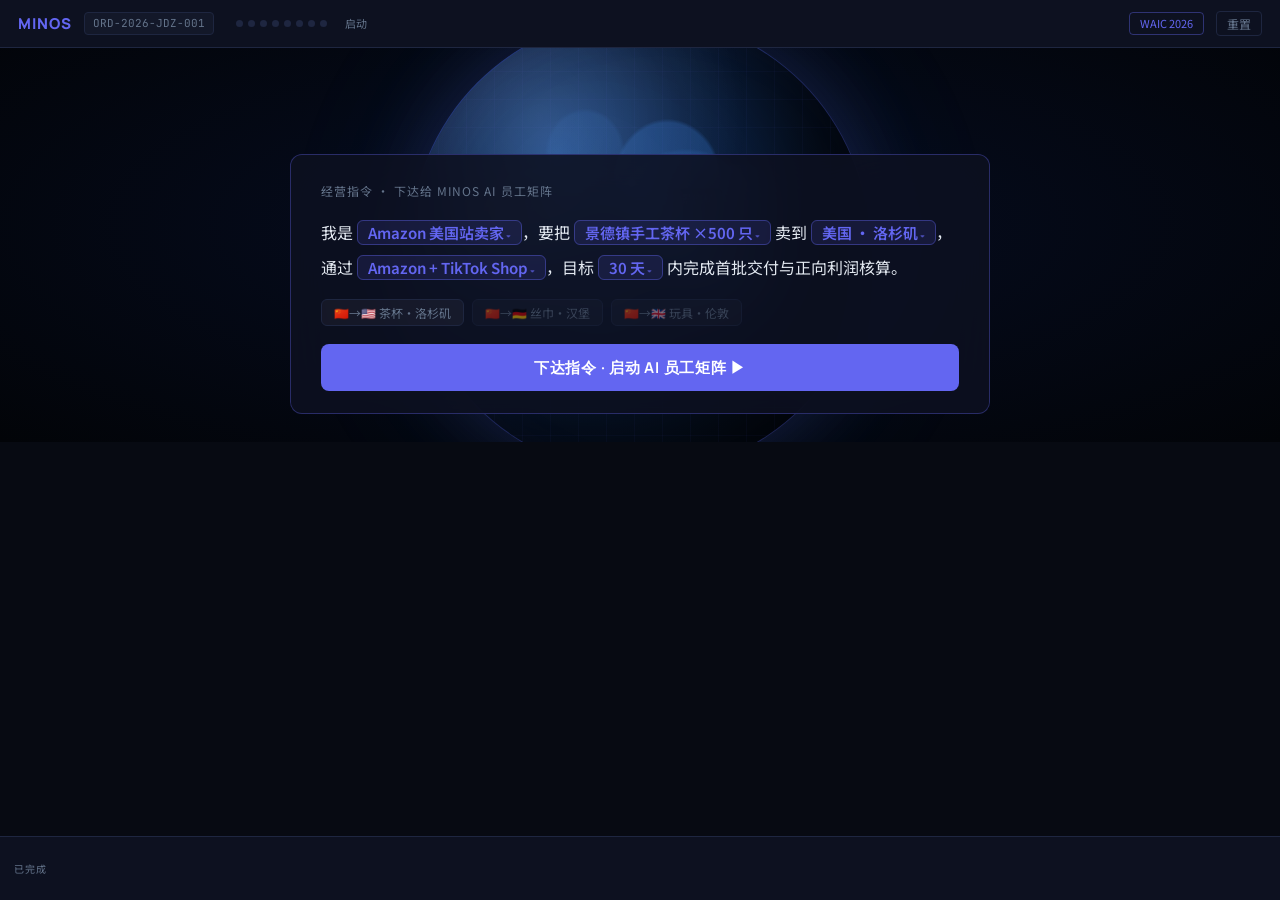
<file: waic-v4.html>
<!DOCTYPE html>
<html lang="zh-CN">
<head>
<meta charset="UTF-8">
<meta name="viewport" content="width=1920,initial-scale=1">
<title>Minos 经营指挥台 · WAIC 2026</title>
<link rel="preconnect" href="https://fonts.googleapis.com">
<link href="https://fonts.googleapis.com/css2?family=Manrope:wght@400;500;600;700;800&family=Noto+Sans+SC:wght@400;500;600&family=JetBrains+Mono:wght@400;500&display=swap" rel="stylesheet">
<style>
:root{
  --bg-deep:#070a12;--bg-2:#0d1120;--bg-3:#131829;
  --border:#1e2640;--text:#e2e8f0;--muted:#64748b;
  --orch:#6366f1;--supply:#00c9a7;--marketing:#f97316;
  --compliance:#f59e0b;--logistics:#38bdf8;--analyst:#a78bfa;
  --pay:#0ea5e9;--cs:#ec4899;--vaultc:#34d399;
  --risk:#64748b;--stock:#d97706;
  --scout:#facc15;--ip:#7c3aed;--security:#475569;
  --brand:#db2777;--price:#16a34a;--alert:#f87171;
}
*,*::before,*::after{box-sizing:border-box;margin:0;padding:0}
body{background:var(--bg-deep);color:var(--text);font-family:'Noto Sans SC',sans-serif;font-size:15px;line-height:1.6;overflow:hidden;height:100vh;display:flex;flex-direction:column;user-select:none}
.mf{font-family:'Manrope','Noto Sans SC',sans-serif}
.mono{font-family:'JetBrains Mono',monospace}

/* ─── HEADER ─── */
#hdr{height:48px;min-height:48px;background:var(--bg-2);border-bottom:1px solid var(--border);display:flex;align-items:center;padding:0 18px;gap:12px;z-index:100}
.brand{font-family:'Manrope',sans-serif;font-size:15px;font-weight:800;color:var(--orch);letter-spacing:.06em}
.order-badge{font-family:'JetBrains Mono',monospace;font-size:11px;color:var(--muted);background:var(--bg-3);border:1px solid var(--border);padding:2px 8px;border-radius:4px}
.waic-b{margin-left:auto;font-size:11px;color:var(--orch);border:1px solid rgba(99,102,241,.4);padding:2px 10px;border-radius:4px}
.rst-btn{background:none;border:1px solid var(--border);color:var(--muted);padding:3px 10px;border-radius:4px;font-size:12px;cursor:pointer;font-family:'Noto Sans SC',sans-serif;transition:all 150ms}
.rst-btn:hover{border-color:var(--orch);color:var(--orch)}
.scene-dots{display:flex;gap:5px;margin-left:10px}
.sdot{width:7px;height:7px;border-radius:50%;background:var(--border);cursor:pointer;transition:all 200ms}
.sdot.active{background:var(--orch);box-shadow:0 0 6px var(--orch)}
.sdot.done{background:var(--vaultc)}
#scene-label{font-size:11px;color:var(--muted);margin-left:6px;min-width:90px}

/* ─── TOP LAYER ─── */
#top{position:relative;overflow:hidden;transition:height 800ms cubic-bezier(.4,0,.2,1);background:var(--bg-deep)}
#top.startup{height:calc(100vh - 112px);flex:1}
#top.main{height:192px;min-height:192px;border-bottom:1px solid var(--border)}

/* ─── GLOBE (CSS 3D) ─── */
#globe-wrap{position:absolute;inset:0;display:flex;align-items:center;justify-content:center;overflow:hidden;background:radial-gradient(ellipse at 50% 45%,#060d22 0%,#020408 100%)}
.starfield{position:absolute;inset:0;pointer-events:none;overflow:hidden}
.star-layer{position:absolute;top:50%;left:50%;width:1px;height:1px;border-radius:50%}
.globe-scene{perspective:600px;width:100%;height:100%;display:flex;align-items:center;justify-content:center;transition:all 800ms cubic-bezier(.4,0,.2,1)}
#top.startup .globe-scene{--gs:460px}
#top.main .globe-scene{--gs:0px;opacity:0;pointer-events:none}
.globe-sphere{
  width:var(--gs,460px);height:var(--gs,460px);border-radius:50%;
  background:radial-gradient(ellipse at 32% 30%,#1e4a8a 0%,#0d2448 30%,#061226 60%,#030810 100%);
  border:1px solid rgba(99,102,241,.25);position:relative;
  animation:globe-rot 22s linear infinite;transform-style:preserve-3d;
  box-shadow:inset -50px -30px 100px rgba(0,0,0,.7),inset 20px 10px 40px rgba(99,102,241,.06),0 0 80px rgba(99,102,241,.2),0 0 160px rgba(56,189,248,.08);
  transition:all 800ms cubic-bezier(.4,0,.2,1)
}
@keyframes globe-rot{from{transform:rotateY(0)}to{transform:rotateY(360deg)}}
.globe-continents{position:absolute;inset:0;border-radius:50%;background:
  radial-gradient(ellipse at 56% 36%,rgba(42,100,180,.38) 14%,transparent 15%),
  radial-gradient(ellipse at 60% 44%,rgba(38,90,160,.28) 18%,transparent 19%),
  radial-gradient(ellipse at 68% 55%,rgba(35,80,150,.22) 12%,transparent 13%),
  radial-gradient(ellipse at 28% 42%,rgba(50,110,190,.32) 10%,transparent 11%),
  radial-gradient(ellipse at 20% 48%,rgba(45,100,175,.26) 8%,transparent 9%),
  radial-gradient(ellipse at 44% 62%,rgba(38,88,155,.20) 7%,transparent 8%),
  radial-gradient(ellipse at 38% 30%,rgba(40,95,170,.22) 9%,transparent 10%),
  radial-gradient(ellipse at 72% 38%,rgba(36,82,148,.18) 6%,transparent 7%)}
.globe-grid{position:absolute;inset:0;border-radius:50%;background:
  repeating-linear-gradient(transparent,transparent 27px,rgba(99,102,241,.04) 27px,rgba(99,102,241,.04) 28px),
  repeating-linear-gradient(90deg,transparent,transparent 27px,rgba(99,102,241,.04) 27px,rgba(99,102,241,.04) 28px)}
.globe-shimmer{position:absolute;inset:0;border-radius:50%;background:radial-gradient(ellipse at 28% 22%,rgba(255,255,255,.10) 0%,transparent 45%)}
.globe-nodes{position:absolute;inset:0;border-radius:50%}
.gnode{position:absolute;transform:translate(-50%,-50%)}
.gnode-pulse{width:12px;height:12px;border-radius:50%;animation:gnode-anim 1.8s ease-out infinite}
@keyframes gnode-anim{0%{transform:scale(1);opacity:.9}100%{transform:scale(3);opacity:0}}
.gnode-dot{position:absolute;top:50%;left:50%;transform:translate(-50%,-50%);width:8px;height:8px;border-radius:50%;box-shadow:0 0 8px currentColor}
.gnode-label{position:absolute;left:16px;top:-5px;white-space:nowrap;font-size:11px;font-family:'JetBrains Mono',monospace;background:rgba(7,10,18,.85);padding:2px 7px;border-radius:4px;border:1px solid rgba(255,255,255,.12);letter-spacing:.04em}
.glines{position:absolute;inset:0;border-radius:50%;overflow:visible}
.gline-sea{stroke-dasharray:5 4;animation:gline-flow 3.5s linear infinite;opacity:.7}
.gline-air{stroke-dasharray:3 5;animation:gline-flow 4s linear infinite reverse;opacity:.5}
@keyframes gline-flow{from{stroke-dashoffset:250}to{stroke-dashoffset:0}}

/* ─── STARTUP CARD ─── */
#startup-card{position:absolute;bottom:28px;left:50%;transform:translateX(-50%);width:min(700px,88%);background:rgba(13,17,32,.88);backdrop-filter:blur(24px);-webkit-backdrop-filter:blur(24px);border:1px solid rgba(99,102,241,.35);border-radius:12px;padding:26px 30px 22px;transition:opacity 300ms ease,transform 300ms ease;z-index:10}
#startup-card.gone{opacity:0;transform:translateX(-50%) translateY(-30px);pointer-events:none}
.mc-hint{font-size:12px;color:var(--muted);letter-spacing:.08em;text-transform:uppercase;margin-bottom:14px}
.mc-sent{font-size:16px;line-height:2.2;color:var(--text)}
.tok{display:inline-block;position:relative}
.tok-val{background:rgba(99,102,241,.12);border:1px solid rgba(99,102,241,.4);border-radius:6px;padding:1px 10px;color:var(--orch);font-weight:600;cursor:pointer;transition:all 150ms;font-size:15px}
.tok-val::after{content:' ▾';font-size:9px;opacity:.7}
.tok-val:hover{background:rgba(99,102,241,.22)}
.tok-drop{display:none;position:absolute;top:calc(100%+4px);left:0;z-index:300;background:var(--bg-3);border:1px solid var(--border);border-radius:8px;min-width:190px;padding:6px;box-shadow:0 8px 32px rgba(0,0,0,.6)}
.tok.open .tok-drop{display:block}
.tok-opt{padding:7px 12px;border-radius:4px;cursor:pointer;font-size:13px;transition:background 100ms}
.tok-opt:hover{background:rgba(99,102,241,.15);color:var(--orch)}
.tok-opt.sel{color:var(--orch)}
.mc-presets{display:flex;gap:8px;margin-top:14px}
.preset{background:rgba(255,255,255,.04);border:1px solid var(--border);color:var(--muted);padding:4px 12px;border-radius:6px;font-size:12px;cursor:pointer;font-family:'Noto Sans SC',sans-serif;transition:all 150ms}
.preset:hover{border-color:var(--orch);color:var(--text)}
#launch-btn{display:block;width:100%;margin-top:18px;padding:13px;background:var(--orch);border:none;border-radius:8px;color:#fff;font-family:'Manrope',sans-serif;font-size:15px;font-weight:700;letter-spacing:.05em;cursor:pointer;transition:all 200ms;animation:breathe 2s ease-in-out infinite}
@keyframes breathe{0%,100%{box-shadow:0 0 20px rgba(99,102,241,.3)}50%{box-shadow:0 0 40px rgba(99,102,241,.6),0 0 80px rgba(99,102,241,.15)}}
#launch-btn:hover{background:#818cf8;transform:translateY(-1px)}

/* ─── TOPBAR (main mode) ─── */
#topbar{display:none;height:100%;padding:10px 16px;gap:0;overflow:hidden}
#top.main #topbar{display:flex}
.tb-globe{width:28%;display:flex;align-items:center;gap:10px;border-right:1px solid var(--border);padding-right:12px;flex-shrink:0}
.tb-globe-mini{width:80px;height:80px;flex-shrink:0;border-radius:50%;background:radial-gradient(ellipse at 32% 30%,#1e4a8a,#0d2448 40%,#050e20);border:1px solid rgba(99,102,241,.35);box-shadow:0 0 18px rgba(99,102,241,.2),inset -10px -6px 20px rgba(0,0,0,.5);animation:globe-rot 22s linear infinite;position:relative;overflow:hidden}
.tb-globe-mini::before{content:'';position:absolute;inset:0;border-radius:50%;background:radial-gradient(ellipse at 28% 22%,rgba(255,255,255,.08) 0%,transparent 50%),radial-gradient(ellipse at 55% 40%,rgba(42,100,180,.3) 10%,transparent 11%),radial-gradient(ellipse at 65% 55%,rgba(38,88,160,.25) 8%,transparent 9%),radial-gradient(ellipse at 25% 50%,rgba(45,100,175,.22) 7%,transparent 8%)}
.tb-order{font-size:11px;line-height:1.9}
.tb-order .lbl{color:var(--muted)}
.tb-order .val{color:var(--text);font-weight:500}
.tb-order .hi{color:var(--orch);font-family:'JetBrains Mono',monospace}
.tb-timeline{width:36%;padding:0 12px;border-right:1px solid var(--border);display:flex;flex-direction:column;justify-content:center;overflow:hidden}
.tl-title{font-size:10px;color:var(--muted);text-transform:uppercase;letter-spacing:.08em;margin-bottom:8px}
#tl-track{position:relative;height:5px;background:var(--border);border-radius:3px;margin:10px 0}
#tl-fill{position:absolute;left:0;top:0;height:100%;background:var(--orch);border-radius:3px;transition:width 800ms;box-shadow:0 0 8px var(--orch)}
.tl-nodes{display:flex;justify-content:space-between}
.tl-node{display:flex;flex-direction:column;align-items:center;gap:2px;cursor:default}
.tl-dot{width:6px;height:6px;border-radius:50%;background:var(--border);transition:all 300ms}
.tl-node.active .tl-dot{background:var(--orch);box-shadow:0 0 6px var(--orch)}
.tl-node.done .tl-dot{background:var(--vaultc)}
.tl-node.alert .tl-dot{background:var(--alert);animation:blink .6s ease-in-out infinite alternate}
@keyframes blink{from{opacity:.3}to{opacity:1}}
.tl-t{font-size:9px;color:var(--muted);font-family:'JetBrains Mono',monospace;margin-top:3px}
.tb-agents{width:36%;padding:0 0 0 12px;overflow:hidden;display:flex;flex-direction:column}
.ag-title{font-size:10px;color:var(--muted);text-transform:uppercase;letter-spacing:.08em;margin-bottom:6px}
#agent-bar{display:flex;flex-wrap:wrap;gap:5px;align-content:flex-start;overflow:hidden}
.achip{display:flex;align-items:center;gap:5px;padding:3px 8px;background:var(--bg-3);border:1px solid var(--border);border-radius:6px;font-size:10px;cursor:pointer;transition:all 150ms;position:relative}
.achip:hover{border-color:var(--cc,var(--orch))}
.achip.running{border-color:var(--cc)}
.achip.done{border-color:var(--cc);opacity:.75}
.achip.alert{border-color:var(--alert);animation:alert-blink .8s ease-in-out infinite}
@keyframes alert-blink{0%,100%{box-shadow:none}50%{box-shadow:0 0 8px rgba(248,113,113,.4)}}
.av{width:20px;height:20px;border-radius:50%;overflow:hidden;flex-shrink:0;display:flex;align-items:center;justify-content:center}
.chip-name{font-size:10px;font-weight:500;color:var(--text)}
.chip-st{font-size:9px;color:var(--muted)}
.sdot2{width:5px;height:5px;border-radius:50%;flex-shrink:0;margin-left:1px}
.sdot2.idle{background:var(--border)}
.sdot2.running{background:var(--cc,var(--orch));animation:pulse-sd 1.2s ease-in-out infinite alternate}
@keyframes pulse-sd{from{opacity:.4}to{opacity:1}}
.sdot2.done{background:var(--vaultc)}
.sdot2.alert{background:var(--alert);animation:blink .6s ease-in-out infinite alternate}

/* ─── MAIN STAGE ─── */
#stage{flex:1;overflow:hidden;position:relative}
.screen{position:absolute;inset:0;padding:20px 28px;overflow-y:auto;opacity:0;transform:translateY(18px);transition:opacity 500ms cubic-bezier(.4,0,.2,1),transform 500ms cubic-bezier(.4,0,.2,1);pointer-events:none}
.screen.active{opacity:1;transform:translateY(0);pointer-events:all}
.scr-title{font-family:'Manrope',sans-serif;font-size:19px;font-weight:700;margin-bottom:3px}
.scr-sub{font-size:12px;color:var(--muted);margin-bottom:18px}

/* ─── BOTTOM ARCHIVE ─── */
#archive{height:64px;min-height:64px;background:var(--bg-2);border-top:1px solid var(--border);display:flex;align-items:center;padding:0 14px;gap:8px;overflow-x:auto}
.arc-lbl{font-size:10px;color:var(--muted);text-transform:uppercase;letter-spacing:.08em;white-space:nowrap;flex-shrink:0}
.arc-card{display:flex;align-items:center;gap:6px;padding:5px 10px;background:var(--bg-3);border:1px solid var(--border);border-radius:6px;font-size:11px;cursor:pointer;white-space:nowrap;transition:all 150ms;flex-shrink:0;animation:fly-in 400ms ease-out}
@keyframes fly-in{from{opacity:0;transform:scale(.6) translateY(8px)}to{opacity:1;transform:none}}
.arc-card:hover{border-color:var(--cc,var(--orch))}
.arc-av{width:18px;height:18px;border-radius:50%;overflow:hidden;flex-shrink:0}

/* ─── DISPATCH ─── */
#screen-dispatch .dl{display:grid;grid-template-rows:auto auto auto;gap:12px;height:calc(100% - 52px)}
.panel{background:var(--bg-3);border:1px solid var(--border);border-radius:10px;overflow:hidden}
.panel-head{padding:10px 14px;border-bottom:1px solid var(--border);font-family:'Manrope',sans-serif;font-size:13px;font-weight:600;display:flex;align-items:center;gap:8px}
.panel-body{padding:12px 14px}
.p-icon{font-size:14px}
.org-svg-wrap{overflow-x:auto;padding:4px 0}
.dep-wrap{overflow-x:auto;padding:2px 0;font-size:12px;display:flex;flex-direction:column;gap:6px}
.dep-row{display:flex;align-items:center;gap:6px}
.dep-agent{padding:4px 10px;border-radius:6px;border:1px solid;font-size:11px;font-weight:600;white-space:nowrap;display:flex;align-items:center;gap:5px}
.dep-av{width:16px;height:16px;border-radius:50%;overflow:hidden;flex-shrink:0;display:inline-flex}
.dep-arrow{color:var(--muted);font-size:12px;flex-shrink:0}
.dep-trigger{padding:2px 8px;border-radius:4px;font-size:10px;border:1px dashed;white-space:nowrap}
.sched-row{display:flex;align-items:center;gap:8px;padding:4px 0;border-bottom:1px solid var(--border);font-size:11px}
.sched-row:last-child{border-bottom:none}
.sched-t{font-family:'JetBrains Mono',monospace;font-size:11px;color:var(--orch);width:60px;flex-shrink:0}
.sched-ck{color:#22c55e}
.sched-text{flex:1;color:var(--text)}
.sched-who{font-size:10px;color:var(--muted)}
#confirm-btn{margin-top:10px;padding:10px 28px;background:var(--orch);border:none;border-radius:8px;color:#fff;font-family:'Manrope',sans-serif;font-size:14px;font-weight:700;cursor:pointer;transition:all 200ms;box-shadow:0 0 16px rgba(99,102,241,.3);float:right}
#confirm-btn:hover{background:#818cf8;transform:translateY(-1px)}

/* ─── AGENT WORKSTATION ─── */
.ws{display:grid;grid-template-rows:auto 1fr auto auto;gap:14px;height:100%}
.ws-hdr{display:flex;align-items:center;gap:14px;padding-bottom:12px;border-bottom:1px solid var(--border)}
.ws-av{width:72px;height:72px;border-radius:50%;border:2.5px solid;flex-shrink:0;overflow:hidden;box-shadow:0 0 20px var(--agent-glow,rgba(99,102,241,.25))}
.ws-info{flex:1}
.ws-name{font-family:'Manrope',sans-serif;font-size:20px;font-weight:700}
.ws-role{font-size:12px;color:var(--muted);margin-top:2px}
.ws-kpis{display:flex;gap:6px;margin-top:6px;flex-wrap:wrap}
.kpitag{font-size:10px;font-family:'JetBrains Mono',monospace;padding:2px 8px;border-radius:4px;border:1px solid;opacity:.9}
.vs-box{display:flex;flex-direction:column;align-items:flex-end;gap:3px;font-size:12px}
.vs-m{color:var(--muted);font-size:11px}
.vs-ai{font-weight:700;font-family:'Manrope',sans-serif}
.vs-h{color:var(--muted);text-decoration:line-through}
.ws-body{display:grid;grid-template-columns:3fr 2fr;gap:12px;overflow:hidden}
.result-area{background:var(--bg-3);border:1px solid var(--border);border-radius:10px;padding:20px 24px;display:flex;flex-direction:column;justify-content:center;gap:10px;overflow-y:auto}
.bignum{font-family:'Manrope',sans-serif;font-size:52px;font-weight:800;letter-spacing:-.03em;line-height:1;margin-bottom:2px}
.bignum .un{font-size:20px;font-weight:500;opacity:.65;margin-left:4px}
.ws-headline{font-size:16px;font-weight:600;color:var(--text);line-height:1.5;margin-bottom:4px}
.ws-chips{display:flex;flex-direction:column;gap:6px}
.ws-chip{font-size:13px;padding:7px 12px;border-radius:20px;border:1px solid;font-weight:500;letter-spacing:.01em}
/* vs-box redesign */
.vs-box{display:flex;flex-direction:column;align-items:center;gap:3px;min-width:100px;text-align:center;background:var(--bg-3);border:1px solid var(--border);border-radius:10px;padding:10px 14px}
.vs-label{font-size:9px;text-transform:uppercase;letter-spacing:.08em;color:var(--muted)}
.vs-h{font-size:18px;font-weight:700;color:var(--muted);font-family:'Manrope',sans-serif}
.vs-arrow{font-size:14px;color:var(--muted);margin:1px 0}
.vs-ai{font-size:22px;font-weight:800;font-family:'Manrope',sans-serif;letter-spacing:-.02em}
.output-area{display:flex;flex-direction:column;gap:8px;overflow-y:auto}
.ocard{background:var(--bg-3);border:1px solid var(--border);border-radius:10px;padding:12px 14px;cursor:pointer;transition:all 150ms;display:grid;grid-template-columns:28px 1fr;gap:4px 8px;align-items:start}
.ocard:hover{border-color:var(--cc,var(--orch));background:rgba(255,255,255,.02);transform:translateX(2px)}
.ocard-icon{font-size:20px;grid-row:1/3}
.ocard-title{font-size:12px;font-weight:600;align-self:end}
.ocard-meta{font-size:10px;color:var(--muted);font-family:'JetBrains Mono',monospace;line-height:1.5}
.tech-drawer{border:1px solid var(--border);border-radius:8px;overflow:hidden}
.drawer-tog{display:flex;align-items:center;gap:7px;padding:8px 12px;cursor:pointer;font-size:11px;color:var(--muted);background:var(--bg-3);transition:background 150ms}
.drawer-tog:hover{background:rgba(255,255,255,.03);color:var(--text)}
.darr{font-size:9px;transition:transform 200ms}
.tech-drawer.open .darr{transform:rotate(90deg)}
.drawer-body{display:none;padding:10px 12px;background:var(--bg-2);font-family:'JetBrains Mono',monospace;font-size:10px;color:var(--muted);line-height:2}
.tech-drawer.open .drawer-body{display:block}
.dk{color:var(--vaultc)}
.hitl{display:flex;align-items:center;gap:10px;padding:11px 14px;background:rgba(99,102,241,.06);border:1px solid rgba(99,102,241,.3);border-radius:8px}
.hitl-ic{font-size:18px}
.hitl-txt{flex:1;font-size:13px}
.hitl-btn{padding:7px 18px;border:1px solid var(--orch);background:rgba(99,102,241,.1);color:var(--orch);border-radius:6px;font-size:12px;font-weight:600;cursor:pointer;font-family:'Manrope',sans-serif;transition:all 150ms}
.hitl-btn:hover{background:var(--orch);color:#fff}
.hitl-btn.confirmed{background:rgba(34,197,94,.1);border-color:#22c55e;color:#22c55e;pointer-events:none}
.hitl.alert{background:rgba(248,113,113,.06);border-color:rgba(248,113,113,.4);animation:alert-pulse 1s ease-in-out infinite alternate}
@keyframes alert-pulse{from{box-shadow:none}to{box-shadow:0 0 12px rgba(248,113,113,.2)}}
.hitl.alert .hitl-btn{border-color:var(--alert);color:var(--alert);background:rgba(248,113,113,.1)}
.hitl.alert .hitl-btn:hover{background:var(--alert);color:#fff}
/* ─── 观众参与选择面板 ─── */
.choice-block{border:1px solid rgba(248,113,113,.35);border-radius:10px;padding:14px 16px;background:rgba(248,113,113,.04);animation:alert-pulse 1.2s ease-in-out infinite alternate}
.choice-q{font-size:13px;font-weight:700;margin-bottom:10px;display:flex;align-items:center;gap:7px;color:var(--text)}
.choice-q .cq-badge{font-size:9px;padding:2px 7px;border-radius:10px;background:rgba(248,113,113,.18);color:#f87171;border:1px solid rgba(248,113,113,.3);text-transform:uppercase;letter-spacing:.08em}
.choices{display:grid;gap:8px}
.choice-card{border:1.5px solid var(--border);border-radius:10px;padding:13px 15px;cursor:pointer;transition:all 200ms;background:var(--bg-2);display:grid;grid-template-columns:auto 1fr;gap:4px 10px;align-items:start}
.choice-card:hover{border-color:var(--cc,#6366f1);transform:translateY(-2px);box-shadow:0 4px 16px rgba(0,0,0,.25)}
.choice-card.selected{border-color:#22c55e;background:rgba(34,197,94,.06);animation:none}
.choice-card.rejected{opacity:.28;pointer-events:none;filter:grayscale(1)}
.choice-card.ai-pick::after{content:'← AI 也选这个';font-size:10px;color:#22c55e;font-family:'JetBrains Mono',monospace;grid-column:2;margin-top:3px}
.choice-card.wrong-pick::after{content:'风险过高，AI 建议切换';font-size:10px;color:#f87171;font-family:'JetBrains Mono',monospace;grid-column:2;margin-top:3px}
.cc-icon{font-size:26px;grid-row:1/3;line-height:1.3}
.cc-title{font-size:14px;font-weight:700;line-height:1.3}
.cc-meta{font-size:10px;color:var(--muted);font-family:'JetBrains Mono',monospace;line-height:1.5;grid-column:2}
.choice-result{margin-top:8px;padding:8px 12px;border-radius:7px;background:rgba(34,197,94,.08);border:1px solid rgba(34,197,94,.25);font-size:12px;color:#86efac;display:none;align-items:center;gap:8px}
.choice-result.warn{background:rgba(248,113,113,.08);border-color:rgba(248,113,113,.25);color:#fca5a5}

/* ─── ANALYST / DASHBOARD ─── */
.wf-area{background:var(--bg-3);border:1px solid var(--border);border-radius:10px;padding:16px 18px}
.wf-title{font-family:'Manrope',sans-serif;font-size:13px;font-weight:600;margin-bottom:12px}
.wf-bars{display:flex;flex-direction:column;gap:5px}
.wf-row{display:flex;align-items:center;gap:10px;font-size:11px}
.wf-lbl{width:90px;color:var(--muted);text-align:right;flex-shrink:0}
.wf-bar-wrap{flex:1;height:22px;background:rgba(255,255,255,.04);border-radius:4px;position:relative;overflow:hidden}
.wf-bar{height:100%;border-radius:4px;transform:scaleX(0);transform-origin:left;transition:transform 600ms cubic-bezier(.4,0,.2,1);display:flex;align-items:center;padding:0 8px;font-size:10px;font-weight:600;font-family:'Manrope',sans-serif;white-space:nowrap;color:#fff}
.wf-bar.pos{background:var(--supply)}
.wf-bar.neg{background:var(--muted)}
.wf-bar.tot{background:var(--analyst);box-shadow:0 0 10px rgba(167,139,250,.4)}
.wf-val{width:54px;text-align:right;font-family:'JetBrains Mono',monospace;font-size:11px;flex-shrink:0}
.wf-val.pos{color:var(--supply)}
.wf-val.neg{color:var(--muted)}
.wf-val.tot{color:var(--analyst);font-weight:700}
.profit-summary{display:flex;align-items:center;gap:18px;margin-top:12px;padding-top:12px;border-top:1px solid var(--border)}
.profit-big{font-family:'Manrope',sans-serif;font-size:34px;font-weight:700;color:var(--analyst);letter-spacing:-.02em}
.profit-meta{font-size:11px;color:var(--muted)}
.ring-wrap{position:relative;width:60px;height:60px;flex-shrink:0}
.ring-wrap svg{transform:rotate(-90deg)}
.ring-pct{position:absolute;inset:0;display:flex;align-items:center;justify-content:center;font-family:'Manrope',sans-serif;font-size:12px;font-weight:700;color:var(--analyst)}
.act-area{background:var(--bg-3);border:1px solid var(--border);border-radius:10px;padding:14px 16px}
.act-title{font-family:'Manrope',sans-serif;font-size:13px;font-weight:600;margin-bottom:10px}
.act-item{display:flex;align-items:center;gap:8px;padding:9px 0;border-bottom:1px solid var(--border)}
.act-item:last-child{border-bottom:none}
.act-num{width:20px;height:20px;border-radius:50%;background:var(--bg-2);border:1px solid var(--border);display:flex;align-items:center;justify-content:center;font-size:10px;font-weight:700;flex-shrink:0}
.act-text{flex:1;font-size:12px;line-height:1.5}
.pbadge{font-size:9px;font-weight:700;padding:1px 5px;border-radius:3px;letter-spacing:.04em}
.pbadge.p0{background:rgba(248,113,113,.15);color:var(--alert);border:1px solid rgba(248,113,113,.3)}
.pbadge.p1{background:rgba(99,102,241,.1);color:var(--orch);border:1px solid rgba(99,102,241,.2)}
.act-end{width:20px;height:20px;border-radius:50%;display:flex;align-items:center;justify-content:center;font-size:7px;font-weight:700;color:#fff;flex-shrink:0}

/* ─── VAULT ─── */
.vault-wrap{display:flex;flex-direction:column;gap:14px;height:100%}
.vault-hdr{display:flex;align-items:center;gap:12px}
#vault-grid{display:grid;grid-template-columns:repeat(auto-fill,minmax(148px,1fr));gap:8px;flex:1}
.vfile{background:var(--bg-3);border:1px solid var(--border);border-radius:8px;padding:10px 12px;cursor:pointer;transition:all 200ms;opacity:0;transform:scale(.8) rotate(-6deg)}
.vfile.land{opacity:1;transform:none;transition:opacity 400ms,transform 400ms}
.vfile:hover{border-color:var(--vaultc)}
.vf-icon{font-size:22px;margin-bottom:5px}
.vf-name{font-size:11px;font-weight:600;margin-bottom:3px}
.vf-hash{font-family:'JetBrains Mono',monospace;font-size:9px;color:var(--vaultc)}
.vf-ts{font-size:9px;color:var(--muted);font-family:'JetBrains Mono',monospace;margin-top:2px}
.vf-ck{color:#22c55e;float:right;font-size:13px}
#vault-master{background:rgba(52,211,153,.06);border:1px solid rgba(52,211,153,.3);border-radius:10px;padding:12px 18px;display:flex;align-items:center;gap:14px}
.vm-hash{font-family:'JetBrains Mono',monospace;font-size:12px;color:var(--vaultc)}
.vm-block{font-size:10px;color:var(--muted);font-family:'JetBrains Mono',monospace}
#replay-btn{padding:9px 20px;background:rgba(52,211,153,.1);border:1px solid var(--vaultc);color:var(--vaultc);border-radius:8px;font-family:'Manrope',sans-serif;font-size:13px;font-weight:600;cursor:pointer;margin-left:auto;transition:all 150ms}
#replay-btn:hover{background:var(--vaultc);color:#070a12}

/* ─── SNAP MODAL ─── */
#snap-modal{position:fixed;inset:0;background:rgba(7,10,18,.85);backdrop-filter:blur(8px);z-index:500;display:none;align-items:center;justify-content:center}
#snap-modal.open{display:flex}
.snap-box{background:var(--bg-3);border:1px solid var(--vaultc);border-radius:12px;padding:22px;width:min(560px,90vw);max-height:80vh;overflow-y:auto}
.snap-title{font-family:'Manrope',sans-serif;font-size:15px;font-weight:700;color:var(--vaultc);margin-bottom:14px}
.snap-row{display:flex;gap:10px;padding:7px 0;border-bottom:1px solid var(--border);font-size:11px}
.snap-row:last-child{border-bottom:none}
.sk{color:var(--muted);width:110px;flex-shrink:0}
.sv{color:var(--text);font-family:'JetBrains Mono',monospace;word-break:break-all}
.snap-close{display:block;width:100%;margin-top:14px;padding:8px;background:var(--bg-2);border:1px solid var(--border);color:var(--muted);border-radius:6px;cursor:pointer;font-size:12px;transition:all 150ms}
.snap-close:hover{color:var(--text);border-color:var(--muted)}

/* ─── OUTRO ─── */
.outro-wrap{display:grid;grid-template-rows:auto 1fr;gap:14px;height:100%}
.ba-section{background:var(--bg-3);border:1px solid var(--border);border-radius:10px;padding:14px 18px}
.ba-grid{display:grid;grid-template-columns:repeat(5,1fr);gap:10px;margin-top:10px}
.ba-item{background:var(--bg-2);border:1px solid var(--border);border-radius:8px;padding:12px;opacity:0;transform:translateY(8px);transition:opacity 400ms,transform 400ms}
.ba-item.show{opacity:1;transform:none}
.ba-lbl{font-size:11px;color:var(--muted);margin-bottom:5px}
.ba-bef{font-size:12px;color:var(--muted);text-decoration:line-through;margin-bottom:3px}
.ba-aft{font-size:15px;font-weight:700;color:var(--text);font-family:'Manrope',sans-serif;margin-bottom:4px}
.ba-d{font-size:13px;font-weight:700;color:#22c55e;font-family:'Manrope',sans-serif}
.a16-section{background:var(--bg-3);border:1px solid var(--border);border-radius:10px;padding:14px 18px;display:flex;flex-direction:column;gap:10px;overflow:hidden}
#agents16{display:flex;flex-wrap:wrap;gap:7px}
.a16c{display:flex;align-items:center;gap:5px;padding:4px 10px;border:1px solid var(--border);border-radius:6px;font-size:11px;cursor:pointer;opacity:0;transform:scale(.8);transition:opacity 300ms,transform 300ms,border-color 150ms}
.a16c.show{opacity:1;transform:none}
.a16c.on{border-color:var(--cc,var(--orch))}
.a16c.off{filter:grayscale(.8);opacity:.5}
.a16c.off.show{opacity:.5}
.a16mini{width:20px;height:20px;border-radius:50%;overflow:hidden;flex-shrink:0}
.a16ck{font-size:10px;color:#22c55e}
.a16cat{font-size:9px;color:var(--muted);border:1px solid var(--border);padding:1px 4px;border-radius:3px}
.outro-nums{font-family:'Manrope',sans-serif;font-size:13px;color:var(--muted);text-align:center;padding-top:6px}
.outro-nums b{color:var(--text)}
.outro-slogan{font-family:'Manrope',sans-serif;font-size:16px;font-weight:600;color:var(--text);text-align:center}

/* ─── TOAST ─── */
#toasts{position:fixed;bottom:74px;right:18px;z-index:1000;display:flex;flex-direction:column;gap:8px;pointer-events:none}
.toast{display:flex;align-items:center;gap:10px;padding:11px 14px;background:var(--bg-3);border:1px solid var(--border);border-radius:10px;min-width:270px;max-width:340px;box-shadow:0 8px 32px rgba(0,0,0,.5);animation:tin 200ms ease-out forwards;pointer-events:auto;cursor:pointer}
@keyframes tin{from{opacity:0;transform:translateX(16px)}to{opacity:1;transform:none}}
.toast.tout{animation:tout 300ms ease-in forwards}
@keyframes tout{to{opacity:0;transform:translateX(16px)}}
.tav{width:36px;height:36px;border-radius:50%;overflow:hidden;flex-shrink:0;border:1.5px solid rgba(255,255,255,.15)}
.tnm{font-size:11px;font-weight:600}
.tmsg{font-size:10px;color:var(--muted);margin-top:1px}

/* ─── NEXT BTN ─── */
#next-btn{position:fixed;bottom:74px;left:50%;transform:translateX(-50%);padding:9px 26px;background:rgba(99,102,241,.1);border:1px solid rgba(99,102,241,.4);color:var(--orch);border-radius:8px;font-family:'Manrope',sans-serif;font-size:13px;font-weight:600;cursor:pointer;transition:all 150ms;display:none;z-index:90}
#next-btn:hover{background:var(--orch);color:#fff}

/* ─── TOOLTIP ─── */
#tip{position:fixed;background:var(--bg-3);border:1px solid var(--border);border-radius:8px;padding:8px 12px;font-size:11px;line-height:1.9;z-index:999;pointer-events:none;opacity:0;transition:opacity 150ms;max-width:210px;white-space:pre-line}
#tip.show{opacity:1}

/* scrollbar */
::-webkit-scrollbar{width:3px;height:3px}
::-webkit-scrollbar-thumb{background:var(--border);border-radius:2px}
</style>
</head>
<body>

<!-- HEADER -->
<div id="hdr">
  <span class="brand">MINOS</span>
  <span class="order-badge" id="order-num">ORD-2026-JDZ-001</span>
  <div class="scene-dots" id="sdots"></div>
  <span id="scene-label">启动</span>
  <span class="waic-b">WAIC 2026</span>
  <button class="rst-btn" onclick="resetDemo()">重置</button>
</div>

<!-- TOP LAYER -->
<div id="top" class="startup">
  <!-- Globe -->
  <div id="globe-wrap">
    <div class="starfield"><div class="star-layer" id="stars"></div></div>
    <div class="globe-scene">
      <div class="globe-sphere" id="globe-sphere">
        <div class="globe-continents"></div>
        <div class="globe-grid"></div>
        <div class="globe-shimmer"></div>
        <div class="globe-nodes">
          <!-- 景德镇 -->
          <div class="gnode" style="top:40%;left:55%">
            <div class="gnode-pulse" style="background:rgba(99,102,241,.5)"></div>
            <div class="gnode-dot" style="background:#6366f1;color:#6366f1"></div>
            <div class="gnode-label" style="color:#a5b4fc">景德镇</div>
          </div>
          <!-- 深圳港 -->
          <div class="gnode" style="top:50%;left:61%">
            <div class="gnode-pulse" style="background:rgba(56,189,248,.4)"></div>
            <div class="gnode-dot" style="background:#38bdf8;color:#38bdf8"></div>
            <div class="gnode-label" style="color:#7dd3fc">深圳港</div>
          </div>
          <!-- 目的地（联动切换） -->
          <div class="gnode" id="dest-node" style="top:42%;left:17%">
            <div class="gnode-pulse" style="background:rgba(249,115,22,.4)"></div>
            <div class="gnode-dot" style="background:#f97316;color:#f97316"></div>
            <div class="gnode-label" id="dest-label" style="color:#fdba74">洛杉矶</div>
          </div>
        </div>
        <svg class="glines" viewBox="0 0 460 460" xmlns="http://www.w3.org/2000/svg" style="position:absolute;inset:0;width:100%;height:100%;overflow:visible">
          <!-- 主航路（海运 低弧） -->
          <path id="route-sea" d="M 280 226 Q 250 200 180 195 Q 120 190 78 206" fill="none" stroke="rgba(56,189,248,.6)" stroke-width="1.8" class="gline-sea"/>
          <!-- 空运备线（高弧 虚线） -->
          <path id="route-air" d="M 280 226 Q 240 115 78 206" fill="none" stroke="rgba(99,102,241,.45)" stroke-width="1.4" class="gline-air"/>
          <!-- 景德镇→深圳 短线 -->
          <path id="route-inner" d="M 280 226 Q 285 235 295 232" fill="none" stroke="rgba(52,211,153,.5)" stroke-width="1.2" stroke-dasharray="3 3"/>
          <!-- 海运运动点 -->
          <circle r="4.5" fill="#38bdf8" opacity=".95" filter="url(#glow-b)">
            <animateMotion dur="4s" repeatCount="indefinite"><mpath href="#route-sea"/></animateMotion>
          </circle>
          <circle r="2.5" fill="#38bdf8" opacity=".6">
            <animateMotion dur="4s" begin="1.5s" repeatCount="indefinite"><mpath href="#route-sea"/></animateMotion>
          </circle>
          <!-- 空运运动点（闪现） -->
          <circle r="3.5" fill="#6366f1" opacity=".8" id="air-dot">
            <animateMotion dur="3s" repeatCount="indefinite"><mpath href="#route-air"/></animateMotion>
          </circle>
          <defs>
            <filter id="glow-b" x="-100%" y="-100%" width="300%" height="300%">
              <feGaussianBlur in="SourceGraphic" stdDeviation="2" result="blur"/>
              <feMerge><feMergeNode in="blur"/><feMergeNode in="SourceGraphic"/></feMerge>
            </filter>
          </defs>
        </svg>
      </div>
    </div>
  </div>

  <!-- Startup card -->
  <div id="startup-card">
    <div class="mc-hint">经营指令 · 下达给 Minos AI 员工矩阵</div>
    <div class="mc-sent">
      我是 <span class="tok" id="tok-seller">
        <span class="tok-val" onclick="toggleTok('seller')">Amazon 美国站卖家</span>
        <div class="tok-drop">
          <div class="tok-opt sel" onclick="setTok('seller','Amazon 美国站卖家',this)">Amazon 美国站卖家</div>
          <div class="tok-opt" onclick="setTok('seller','TikTok Shop 卖家',this)">TikTok Shop 卖家</div>
          <div class="tok-opt" onclick="setTok('seller','独立站 DTC',this)">独立站 DTC</div>
          <div class="tok-opt" onclick="setTok('seller','多平台卖家',this)">多平台卖家</div>
        </div>
      </span>，要把 <span class="tok" id="tok-product">
        <span class="tok-val" onclick="toggleTok('product')">景德镇手工茶杯 ×500 只</span>
        <div class="tok-drop">
          <div class="tok-opt sel" onclick="setTok('product','景德镇手工茶杯 ×500 只',this)">景德镇手工茶杯 ×500 只</div>
          <div class="tok-opt" onclick="setTok('product','义乌玩具 ×2000 件',this)">义乌玩具 ×2000 件</div>
          <div class="tok-opt" onclick="setTok('product','苏州丝巾 ×800 条',this)">苏州丝巾 ×800 条</div>
        </div>
      </span> 卖到 <span class="tok" id="tok-dest">
        <span class="tok-val" onclick="toggleTok('dest')">美国 · 洛杉矶</span>
        <div class="tok-drop">
          <div class="tok-opt sel" onclick="setTok('dest','美国 · 洛杉矶',this)">美国 · 洛杉矶</div>
          <div class="tok-opt" onclick="setTok('dest','美国 · 纽约',this)">美国 · 纽约</div>
          <div class="tok-opt" onclick="setTok('dest','德国 · 汉堡',this)">德国 · 汉堡</div>
          <div class="tok-opt" onclick="setTok('dest','英国 · 伦敦',this)">英国 · 伦敦</div>
        </div>
      </span>，通过 <span class="tok" id="tok-platform">
        <span class="tok-val" onclick="toggleTok('platform')">Amazon + TikTok Shop</span>
        <div class="tok-drop">
          <div class="tok-opt sel" onclick="setTok('platform','Amazon + TikTok Shop',this)">Amazon + TikTok Shop</div>
          <div class="tok-opt" onclick="setTok('platform','Shopify 独立站',this)">Shopify 独立站</div>
          <div class="tok-opt" onclick="setTok('platform','全平台',this)">全平台</div>
        </div>
      </span>，目标 <span class="tok" id="tok-days">
        <span class="tok-val" onclick="toggleTok('days')">30 天</span>
        <div class="tok-drop">
          <div class="tok-opt sel" onclick="setTok('days','30 天',this)">30 天</div>
          <div class="tok-opt" onclick="setTok('days','15 天',this)">15 天</div>
          <div class="tok-opt" onclick="setTok('days','60 天',this)">60 天</div>
        </div>
      </span> 内完成首批交付与正向利润核算。
    </div>
    <div class="mc-presets">
      <button class="preset">🇨🇳→🇺🇸 茶杯·洛杉矶</button>
      <button class="preset" style="opacity:.5;cursor:not-allowed">🇨🇳→🇩🇪 丝巾·汉堡</button>
      <button class="preset" style="opacity:.5;cursor:not-allowed">🇨🇳→🇬🇧 玩具·伦敦</button>
    </div>
    <button id="launch-btn" onclick="launch()">下达指令 · 启动 AI 员工矩阵 ▶</button>
  </div>

  <!-- Topbar (main mode) -->
  <div id="topbar">
    <div class="tb-globe">
      <div class="tb-globe-mini">🌍</div>
      <div class="tb-order">
        <div><span class="lbl">订单: </span><span class="val hi">JDZ-CUP-LA</span></div>
        <div><span class="lbl">目标: </span><span class="val">LA · T+30d</span></div>
        <div><span class="lbl">平台: </span><span class="val">Amazon+TikTok</span></div>
      </div>
    </div>
    <div class="tb-timeline">
      <div class="tl-title">任务时间轴</div>
      <div id="tl-track"><div id="tl-fill" style="width:0%"></div></div>
      <div class="tl-nodes" id="tl-nodes"></div>
    </div>
    <div class="tb-agents">
      <div class="ag-title">AI 员工状态</div>
      <div id="agent-bar"></div>
    </div>
  </div>
</div>

<!-- MAIN STAGE -->
<div id="stage">

  <!-- DISPATCH -->
  <div class="screen" id="screen-dispatch">
    <div class="scr-title">主控派单 · Minos Orchestrator</div>
    <div class="scr-sub">已解析经营目标，拆分为 11 个 Agent 任务包 + 7 项定时任务</div>
    <div class="dl">
      <div class="panel">
        <div class="panel-head"><span class="p-icon">🏢</span>16 员工组织架构</div>
        <div class="panel-body org-svg-wrap">
          <svg id="org-svg" viewBox="0 0 900 210" width="100%" style="min-width:600px"></svg>
        </div>
      </div>
      <div class="panel">
        <div class="panel-head"><span class="p-icon">⚡</span>本次任务接力链路</div>
        <div class="panel-body dep-wrap" id="dep-wrap"></div>
      </div>
      <div class="panel">
        <div class="panel-head"><span class="p-icon">⏰</span>主控已创建 7 项定时任务</div>
        <div class="panel-body" id="sched-wrap"></div>
        <div style="padding:8px 14px;display:flex;justify-content:flex-end">
          <button id="confirm-btn" onclick="nextScene()">确认派单 · 开始执行 ▶</button>
        </div>
      </div>
    </div>
  </div>

  <!-- SUPPLY: 经营评估 -->
  <div class="screen" id="screen-supply">
    <div class="ws" id="ws-supply"></div>
  </div>

  <!-- MARKETING: 达人营销 -->
  <div class="screen" id="screen-mkt">
    <div class="ws" id="ws-mkt"></div>
  </div>

  <!-- COMPLIANCE: 合规 -->
  <div class="screen" id="screen-comp">
    <div class="ws" id="ws-comp"></div>
  </div>

  <!-- LOGISTICS: 物流 -->
  <div class="screen" id="screen-log">
    <div class="ws" id="ws-log"></div>
  </div>

  <!-- ANALYST: 分析师 + Dashboard -->
  <div class="screen" id="screen-ana">
    <div class="ws" id="ws-ana"></div>
  </div>

  <!-- VAULT -->
  <div class="screen" id="screen-vault">
    <div class="vault-wrap">
      <div class="vault-hdr">
        <div class="ws-av" style="border-color:var(--vaultc);background:linear-gradient(135deg,#065f46,#0d1120);width:52px;height:52px;font-size:20px">⚖</div>
        <div>
          <div style="font-family:'Manrope',sans-serif;font-size:18px;font-weight:700">白盒存证小明 · Compliance Vault</div>
          <div style="font-size:12px;color:var(--muted);margin-top:2px">9 份关键单据 · 含 5 份 AI 决策快照 · 全链路 100% 可追溯</div>
        </div>
      </div>
      <div id="vault-grid"></div>
      <div id="vault-master">
        <div>
          <div style="font-size:11px;color:var(--muted);margin-bottom:4px">主哈希 · 区块链存证</div>
          <div class="vm-hash">a3f7c2e8d1b04592f6e8d2a48c2f1a93...f9e6a1c3</div>
        </div>
        <div class="vm-block">#8,847,291</div>
        <button id="replay-btn" onclick="openSnap()">回放任意决策 ▶</button>
      </div>
    </div>
  </div>

  <!-- OUTRO -->
  <div class="screen" id="screen-outro">
    <div class="outro-wrap">
      <div class="ba-section">
        <div style="font-family:'Manrope',sans-serif;font-size:14px;font-weight:700;margin-bottom:2px">⚡ Before / After · 传统人工 vs Minos AI 矩阵</div>
        <div class="ba-grid" id="ba-grid"></div>
      </div>
      <div class="a16-section">
        <div style="font-family:'Manrope',sans-serif;font-size:14px;font-weight:700">16 位 AI 员工 · 全家福</div>
        <div id="agents16"></div>
        <div class="outro-nums">本次订单调度了 <b>11 个 Agent</b> · 端到端 <b>T+15 天</b> 到达 LA · 净利 <b>¥164/杯</b> · 利润率 <b>33.5%</b></div>
        <div class="outro-slogan">明心数智 · 让每一件中国好货，以最高确定性抵达全球</div>
      </div>
    </div>
  </div>

</div>

<!-- BOTTOM ARCHIVE -->
<div id="archive">
  <span class="arc-lbl">已完成</span>
</div>

<!-- TOAST CONTAINER -->
<div id="toasts"></div>

<!-- SNAP MODAL -->
<div id="snap-modal">
  <div class="snap-box">
    <div class="snap-title">🔍 AI 决策快照 · 白盒溯源</div>
    <div id="snap-content"></div>
    <button class="snap-close" onclick="closeSnap()">关闭</button>
  </div>
</div>

<!-- NEXT BTN -->
<button id="next-btn" onclick="nextScene()">下一步 ▶</button>

<!-- TOOLTIP -->
<div id="tip"></div>

<script>
// ═══════════════════════════════════════════════════════
// AVATAR SYSTEM — SVG character portraits per agent
// ═══════════════════════════════════════════════════════
function genAvSVG({ring='#6366f1',skin='#c8a070',hairC='#1a0e06',hairS='short-m',outfitC='#1a2030',female=false,extra=''}){
  const H={
    'short-m':`<path d="M18 23Q18 12 30 12Q42 12 42 23L42 19Q42 8 30 8Q18 8 18 19Z" fill="${hairC}"/>`,
    'long-f': `<path d="M18 23Q18 12 30 12Q42 12 42 23L42 36Q38 44 34 40L34 30Q38 26 38 20" fill="${hairC}"/><path d="M22 36Q22 44 26 40L26 30Q22 26 22 20" fill="${hairC}"/><path d="M18 23Q18 12 30 12Q42 12 42 23" fill="${hairC}"/>`,
    'bun-f':  `<path d="M18 23Q18 12 30 12Q42 12 42 23" fill="${hairC}"/><circle cx="30" cy="11" r="5.5" fill="${hairC}"/><path d="M26 13Q30 8 34 13" fill="${hairC}"/>`,
    'bob-f':  `<path d="M18 23Q18 12 30 12Q42 12 42 23L42 32Q38 36 34 34L34 28Q40 25 40 20" fill="${hairC}"/><path d="M20 32Q22 36 26 34L26 28Q20 25 20 20" fill="${hairC}"/><path d="M18 23Q18 12 30 12Q42 12 42 23" fill="${hairC}"/>`,
    'cap-m':  `<path d="M18 22Q18 13 30 13Q42 13 42 22L41 19Q40 11 30 11Q20 11 19 19Z" fill="${hairC}"/><rect x="16" y="19" width="28" height="4.5" rx="2" fill="${ring}cc"/><path d="M18 20Q18 13 30 13Q42 13 42 20Z" fill="${ring}44"/><rect x="38" y="22" width="8" height="2.5" rx="1.2" fill="${ring}bb"/>`,
    'ponytail-f':`<path d="M18 23Q18 12 30 12Q42 12 42 23" fill="${hairC}"/><path d="M40.5 18Q50 22 48 33Q46 37 45 32Q45 22 40.5 18" fill="${hairC}"/><circle cx="40" cy="18" r="2.2" fill="${ring}88"/>`,
    'silver': `<path d="M18 23Q18 12 30 12Q42 12 42 23L42 19Q42 8 30 8Q18 8 18 19Z" fill="${hairC}"/><path d="M20 14Q30 8 40 14" fill="none" stroke="${ring}55" stroke-width="2"/>`,
    'crew-m': `<path d="M19 22Q20 14 30 14Q40 14 41 22L40 18Q39 11 30 11Q21 11 20 18Z" fill="${hairC}"/>`,
  };
  // female earrings
  const earrings = female ? `<circle cx="18" cy="28" r="1.8" fill="${ring}" opacity=".9"/><circle cx="42" cy="28" r="1.8" fill="${ring}" opacity=".9"/>` : '';
  // face: eyebrows + eyes + nose + mouth
  const face=`
    <path d="M23.5 22.5Q25.5 21.5 27.5 22.5" fill="none" stroke="${hairC}" stroke-width="1.3" stroke-linecap="round"/>
    <path d="M32.5 22.5Q34.5 21.5 36.5 22.5" fill="none" stroke="${hairC}" stroke-width="1.3" stroke-linecap="round"/>
    <circle cx="25.5" cy="25" r="2" fill="${hairC}"/>
    <circle cx="26.3" cy="24.3" r=".7" fill="white" opacity=".6"/>
    <circle cx="34.5" cy="25" r="2" fill="${hairC}"/>
    <circle cx="35.3" cy="24.3" r=".7" fill="white" opacity=".6"/>
    <ellipse cx="30" cy="29.5" rx="1.2" ry=".9" fill="${skin}" stroke="${hairC}55" stroke-width=".6"/>
    <path d="M27 32.5Q30 35 33 32.5" fill="none" stroke="${hairC}99" stroke-width="1.4" stroke-linecap="round"/>
    ${earrings}
  `;
  return `<svg viewBox="0 0 60 60" xmlns="http://www.w3.org/2000/svg"><circle cx="30" cy="30" r="30" fill="#0d1120"/><circle cx="30" cy="30" r="28.5" fill="none" stroke="${ring}" stroke-width="1.5" opacity=".85"/><path d="M5 60Q14 43 30 41Q46 43 55 60" fill="${outfitC}"/><circle cx="30" cy="26" r="12" fill="${skin}"/>${H[hairS]||H['short-m']}${face}${extra}</svg>`;
}
const AVATARS={
  // L0 主控 — 银发 AI 形象，发光眼，MINOS 徽章
  orch: genAvSVG({ring:'#6366f1',skin:'#b8d0e8',hairC:'#9ab0c8',hairS:'silver',outfitC:'#1a1c50',
    extra:'<circle cx="25.5" cy="25" r="2.5" fill="#6366f1" opacity=".9"/><circle cx="34.5" cy="25" r="2.5" fill="#6366f1" opacity=".9"/><circle cx="25.5" cy="25" r="1" fill="white"/><circle cx="34.5" cy="25" r="1" fill="white"/><rect x="23" y="41" width="14" height="5" rx="2.5" fill="#6366f1"/><text x="30" y="45.5" text-anchor="middle" fill="white" font-size="5" font-weight="bold" font-family="sans-serif">MINOS</text>'}),

  // 经营评估 — 男，商务西装，领带
  supply: genAvSVG({ring:'#00c9a7',skin:'#c8a878',hairC:'#180e04',hairS:'short-m',outfitC:'#162820',
    extra:'<path d="M30 41L30 54" stroke="#00c9a7" stroke-width="2.5" stroke-linecap="round"/><path d="M27 43L30 41L33 43" fill="none" stroke="#00c9a7" stroke-width="1.5"/><path d="M25 41Q30 38 35 41" fill="#00c9a7" opacity=".3"/>'}),

  // 达人营销 — 女，马尾，耳机，橙色
  mkt: genAvSVG({ring:'#f97316',skin:'#f2c090',hairC:'#2c1408',hairS:'ponytail-f',outfitC:'#c04810',female:true,
    extra:'<path d="M16 26Q16 21 18 19L18 28Q16 28 16 26Z" fill="#f97316"/><circle cx="17" cy="24" r="3.5" fill="none" stroke="#f97316" stroke-width="2"/><path d="M44 26Q44 21 42 19L42 28Q44 28 44 26Z" fill="#f97316"/><circle cx="43" cy="24" r="3.5" fill="none" stroke="#f97316" stroke-width="2"/>'}),

  // 合规 — 男，严肃，眼镜，深色西装
  comp: genAvSVG({ring:'#f59e0b',skin:'#d0a060',hairC:'#1a1006',hairS:'short-m',outfitC:'#0e1828',
    extra:'<rect x="22" y="23.5" width="7.5" height="4.5" rx="2" fill="none" stroke="#f59e0b" stroke-width="1.4"/><rect x="30.5" y="23.5" width="7.5" height="4.5" rx="2" fill="none" stroke="#f59e0b" stroke-width="1.4"/><line x1="29.5" y1="25.8" x2="30.5" y2="25.8" stroke="#f59e0b" stroke-width="1.4"/><line x1="22" y1="23.8" x2="20" y2="23" stroke="#f59e0b" stroke-width="1.2"/><line x1="38" y1="23.8" x2="40" y2="23" stroke="#f59e0b" stroke-width="1.2"/>'}),

  // 物流 — 男，工装帽，蓝色，对讲机
  log: genAvSVG({ring:'#38bdf8',skin:'#b87848',hairC:'#120c04',hairS:'cap-m',outfitC:'#0e2040',
    extra:'<rect x="8" y="37" width="5.5" height="9" rx="1.5" fill="#1e3a5f"/><rect x="9" y="38.5" width="3.5" height="2" rx=".8" fill="#38bdf8" opacity=".7"/><circle cx="9.5" cy="36.5" r=".8" fill="#38bdf8"/><line x1="10.5" y1="36.5" x2="10.5" y2="34" stroke="#38bdf8" stroke-width=".8"/>'}),

  // 分析师 — 女，盘发，眼镜，紫色
  ana: genAvSVG({ring:'#a78bfa',skin:'#f0c0a0',hairC:'#1a0c04',hairS:'bun-f',outfitC:'#1a1030',female:true,
    extra:'<rect x="22.5" y="23" width="7" height="4" rx="2" fill="none" stroke="#a78bfa" stroke-width="1.3"/><rect x="30.5" y="23" width="7" height="4" rx="2" fill="none" stroke="#a78bfa" stroke-width="1.3"/><line x1="29.5" y1="25" x2="30.5" y2="25" stroke="#a78bfa" stroke-width="1.3"/><line x1="22.5" y1="23.5" x2="20.5" y2="22.5" stroke="#a78bfa" stroke-width="1.1"/><line x1="37.5" y1="23.5" x2="39.5" y2="22.5" stroke="#a78bfa" stroke-width="1.1"/>'}),

  // L2 支持层
  pay:   genAvSVG({ring:'#0ea5e9',skin:'#f0d0b0',hairC:'#1a1008',hairS:'bob-f',outfitC:'#081828',female:true,
    extra:'<circle cx="40" cy="35" r="6" fill="none" stroke="#0ea5e9" stroke-width="1.2" opacity=".6"/><text x="40" y="37.5" text-anchor="middle" fill="#0ea5e9" font-size="6" font-weight="bold" font-family="sans-serif">$</text>'}),
  cs:    genAvSVG({ring:'#ec4899',skin:'#f8c8a8',hairC:'#2c1008',hairS:'long-f',outfitC:'#2c0818',female:true,
    extra:'<path d="M16.5 25Q16.5 20 18.5 18.5L18.5 27Q16.5 27 16.5 25Z" fill="#ec4899"/><circle cx="17.5" cy="23.5" r="3" fill="none" stroke="#ec4899" stroke-width="1.8"/><path d="M43.5 25Q43.5 20 41.5 18.5L41.5 27Q43.5 27 43.5 25Z" fill="#ec4899"/><circle cx="42.5" cy="23.5" r="3" fill="none" stroke="#ec4899" stroke-width="1.8"/>'}),
  vault: genAvSVG({ring:'#34d399',skin:'#c89060',hairC:'#1a1008',hairS:'short-m',outfitC:'#0a1a10',
    extra:'<rect x="24" y="37" width="12" height="9" rx="2" fill="none" stroke="#34d399" stroke-width="1.3"/><path d="M27 37L27 34Q27 31 30 31Q33 31 33 34L33 37" fill="none" stroke="#34d399" stroke-width="1.3"/><circle cx="30" cy="42" r="1.5" fill="#34d399"/>'}),
  risk:  genAvSVG({ring:'#64748b',skin:'#b09068',hairC:'#1a0e08',hairS:'crew-m',outfitC:'#10141e',
    extra:'<path d="M24 36Q30 32 36 36Q36 42 30 44Q24 42 24 36Z" fill="none" stroke="#64748b" stroke-width="1.3"/><circle cx="30" cy="38.5" r="1.5" fill="#64748b"/>'}),
  stock: genAvSVG({ring:'#d97706',skin:'#c89060',hairC:'#1a1008',hairS:'cap-m',outfitC:'#201008',
    extra:'<rect x="8" y="43" width="7" height="6" rx="1" fill="#2a1808"/><rect x="45" y="43" width="7" height="6" rx="1" fill="#2a1808"/>'}),

  // L3 扩展层
  scout: genAvSVG({ring:'#facc15',skin:'#f0c888',hairC:'#2c1808',hairS:'ponytail-f',outfitC:'#1e1c08',female:true,
    extra:'<circle cx="42" cy="33" r="5" fill="none" stroke="#facc15" stroke-width="1.5"/><line x1="45.5" y1="36.5" x2="48" y2="39" stroke="#facc15" stroke-width="2" stroke-linecap="round"/>'}),
  ip:    genAvSVG({ring:'#7c3aed',skin:'#c8a060',hairC:'#1a0e06',hairS:'short-m',outfitC:'#0e0820',
    extra:'<path d="M26 37Q30 34 34 37Q34 42 30 44Q26 42 26 37Z" fill="#7c3aed" opacity=".5"/>'}),
  security:genAvSVG({ring:'#475569',skin:'#a0b0c0',hairC:'#1a2838',hairS:'crew-m',outfitC:'#0a0e18',
    extra:'<path d="M22 16Q30 12 38 16Q38 21 30 22Q22 21 22 16Z" fill="#1a2838"/>'}),
  brand: genAvSVG({ring:'#db2777',skin:'#f0b0b8',hairC:'#2c0a18',hairS:'long-f',outfitC:'#200818',female:true,
    extra:'<path d="M20 39Q30 36 40 39Q36 44 30 43Q24 44 20 39Z" fill="#db2777" opacity=".6"/>'}),
  price: genAvSVG({ring:'#16a34a',skin:'#c8a880',hairC:'#1a1008',hairS:'short-m',outfitC:'#081408',
    extra:'<path d="M26 38L28 36L30 38L32 36L34 38L32 40L30 38L28 40Z" fill="none" stroke="#16a34a" stroke-width="1.2"/>'}),
};
function getAv(id,size){
  const svg=AVATARS[id]||`<svg viewBox="0 0 60 60"><circle cx="30" cy="30" r="30" fill="${D.agents[id]?.color||'#6366f1'}40"/></svg>`;
  return svg.replace('<svg ','<svg width="'+size+'" height="'+size+'" ');
}

// ═══════════════════════════════════════════════════════
// DATA MODEL
// ═══════════════════════════════════════════════════════
const D = {
  agents: {
    orch:  {tier:0,name:'主控编排小明',role:'Minos Orchestrator',color:'#6366f1',av:'M',
            duty:'解析目标/拆分任务/调度15个Agent/异常熔断',
            kpi:{d1:'派单速度: 15min',d2:'响应延迟: <1s',d3:'调度准确率: 98%'},
            vsM:'派单速度',vsAI:'15 分钟',vsH:'1-2 天'},
    supply:{tier:1,name:'经营评估小明',role:'Supply & Finance Agent',color:'#00c9a7',av:'经',
            duty:'SKU数字建模/履约评估/贸易融资',
            kpi:{d1:'SKU建模: 30s',d2:'融资到账: T+4h',d3:'准确率: 99.5%'},
            vsM:'融资响应',vsAI:'T+4h',vsH:'5-7 天'},
    mkt:   {tier:1,name:'达人营销小明',role:'Marketing Agent',color:'#f97316',av:'营',
            duty:'达人匹配/多语言Brief/Listing生成/资产锁定',
            kpi:{d1:'匹配命中率: 18%',d2:'Brief生成: 60s',d3:'Listing: 90s'},
            vsM:'Brief 生成',vsAI:'60 秒',vsH:'2 天'},
    comp:  {tier:1,name:'合规小明',role:'Compliance Agent',color:'#f59e0b',av:'规',
            duty:'HS归类/出口退税/FDA预审/Sales Tax',
            kpi:{d1:'HS归类: 0.8s',d2:'退税当天到账',d3:'FDA通过率: 98%'},
            vsM:'退税到账',vsAI:'当天',vsH:'30 天'},
    log:   {tier:1,name:'物流小明',role:'Logistics Agent',color:'#38bdf8',av:'物',
            duty:'全链路调度/运踪监控/异常熔断/路线切换',
            kpi:{d1:'异常响应: 15min',d2:'降本: 8-12%',d3:'承运商: 500+'},
            vsM:'异常响应',vsAI:'15 分钟',vsH:'24 小时'},
    ana:   {tier:1,name:'分析师小明',role:'Analyst Agent',color:'#a78bfa',av:'析',
            duty:'成本归集/净利核算/今日行动清单生成',
            kpi:{d1:'P&L核算: T+180s',d2:'采纳率: 85%',d3:'覆盖率: 100%'},
            vsM:'P&L 核算',vsAI:'T+180s',vsH:'1 周'},
    pay:   {tier:2,name:'支付结汇小明',role:'Payment Agent',color:'#0ea5e9',av:'付',
            duty:'跨境收款/锁汇/SAFE申报/多平台归集',
            kpi:{d1:'锁汇优化: 0.3-0.8%',d2:'合规率: 100%',d3:'平台: 12+'},
            toast:'已锁定汇率 1USD=¥7.18 · SAFE 申报包就绪'},
    cs:    {tier:2,name:'客服售后小明',role:'Customer Service Agent',color:'#ec4899',av:'服',
            duty:'多语言客服/差评翻转/退货管理',
            kpi:{d1:'响应: <30s',d2:'差评翻转: 22%',d3:'退货↓: 4-7pp'},
            toast:'差评监控通道已启动 · EN/ES 多语言应答'},
    vault: {tier:2,name:'白盒存证小明',role:'Compliance Vault Agent',color:'#34d399',av:'证',
            duty:'关键单据哈希上链/AI决策快照/审计回放',
            kpi:{d1:'上链速度: <1s/份',d2:'可追溯率: 100%',d3:'幻觉投诉: 0'}},
    risk:  {tier:2,name:'风控反欺诈小明',role:'Risk Agent',color:'#64748b',av:'控',
            duty:'账户健康监控/假评论识别/异常订单拦截',
            kpi:{d1:'预警准确: 96%',d2:'假评识别: 92%',d3:'误杀率: <1%'},
            toast:'Amazon 账户健康分 98 · 无异常订单'},
    stock: {tier:2,name:'库存补货小明',role:'Inventory Agent',color:'#d97706',av:'库',
            duty:'海外仓监控/补货建议/库存调拨',
            kpi:{d1:'精度: ±2天',d2:'缺货率: <2%',d3:'周转↑: 40%'}},
    scout: {tier:3,name:'选品发现小明',role:'Scout Agent',color:'#facc15',av:'选',kpi:{d1:'命中率: 28%',d2:'领先: 4-8周'}},
    ip:    {tier:3,name:'知识产权小明',role:'IP Agent',color:'#7c3aed',av:'产',kpi:{d1:'商标通过: 91%',d2:'平台: 6+'}},
    sec:   {tier:3,name:'数据安全小明',role:'Security Agent',color:'#475569',av:'安',kpi:{d1:'审计自动化: 95%',d2:'延迟: <50ms'}},
    brand: {tier:3,name:'品牌叙事小明',role:'Brand Agent',color:'#db2777',av:'品',kpi:{d1:'速度↑: 10x',d2:'一致性: 99%'}},
    price: {tier:3,name:'价格情报小明',role:'Pricing Agent',color:'#16a34a',av:'价',kpi:{d1:'监控: 200+SKU',d2:'毛利↑: 3-6%'}}
  },
  tl:[
    {t:'T+0',e:'指令下达',a:'orch',pct:0},
    {t:'T+15m',e:'主控派单',a:'orch',pct:8},
    {t:'T+1h',e:'SKU建模+融资',a:'supply',pct:18},
    {t:'T+4h',e:'融资到账',a:'supply',pct:26},
    {t:'T+1d',e:'报关+退税',a:'comp',pct:38},
    {t:'T+3d',e:'干线启动',a:'log',pct:50},
    {t:'T+7d',e:'🚨港口预警',a:'log',pct:62,alert:true},
    {t:'T+15d',e:'上架+寄样',a:'mkt',pct:78},
    {t:'T+30d',e:'售罄+结算',a:'ana',pct:100}
  ],
  profits:[
    {l:'终端售价',v:490,type:'pos'},
    {l:'出厂成本',v:-120,type:'neg'},
    {l:'头程物流',v:-18,type:'neg'},
    {l:'空运干线',v:-52,type:'neg'},
    {l:'尾程派送',v:-38,type:'neg'},
    {l:'TikTok广告',v:-45,type:'neg'},
    {l:'加州Sales Tax',v:-47,type:'neg'},
    {l:'跨国汇损',v:-6,type:'neg'},
    {l:'净利润',v:164,type:'tot'}
  ],
  actions:[
    {n:1,t:'加购 200 只备货至 LA 仓',p:'P0',by:'stock'},
    {n:2,t:'@zen.teahouse.la Spark Ads +¥3K/天',p:'P0',by:'mkt'},
    {n:3,t:'退税 ¥18,200 当天到账 · 滚动复投',p:'P1',by:'comp'},
    {n:4,t:'产融额度剩余 70% · 下批可承接',p:'P1',by:'supply'}
  ],
  vault:[
    {n:'报关单',h:'a3f7c2e8',t:'2026-05-25 11:28:54',ic:'📄'},
    {n:'FDA 报告',h:'d1b04592',t:'2026-05-25 11:28:55',ic:'🏥'},
    {n:'银行流水',h:'f6e8d2a4',t:'2026-05-25 11:28:56',ic:'🏦'},
    {n:'退税申报包',h:'8c2f1a93',t:'2026-05-25 11:28:57',ic:'📋'},
    {n:'SAFE 申报包',h:'1e5a3b78',t:'2026-05-25 11:28:58',ic:'💱'},
    {n:'AI决策快照·融资授信',h:'9d2a5e7b',t:'2026-05-25 11:28:59',ic:'🤖'},
    {n:'AI决策快照·物流切换',h:'7a3b8d52',t:'2026-05-25 11:29:00',ic:'🤖'},
    {n:'AI决策快照·达人匹配',h:'4c8f2e91',t:'2026-05-25 11:29:01',ic:'🤖'},
    {n:'AI决策快照·净利核算',h:'2e9c4f87',t:'2026-05-25 11:29:02',ic:'🤖'}
  ],
  snapshots:[
    {name:'AI决策快照·物流切换',rows:[
      {k:'决策时间戳',v:'2026-05-25 T+7d 14:32:07 CST'},
      {k:'输入数据Hash',v:'7a3b8d52c1f9e4a6...b2d8c5f1'},
      {k:'触发事件',v:'LBP港口工会谈判破裂，罢工概率P=0.87'},
      {k:'调用模型',v:'minos-logistics-v2.4.1'},
      {k:'命中规则',v:'Rule#47: P>0.8 → 空运备案; Rule#12: 时效优先'},
      {k:'决策输出',v:'首批切广州→LA空运，溢价$12/kg，时效4d，净利仍正'},
      {k:'人工确认',v:'经营者 · 2026-05-25 14:33:15 · 点击确认'},
      {k:'结果验证',v:'货物T+4d到港，净利¥164，优化方案有效'}
    ]},
    {name:'AI决策快照·融资授信',rows:[
      {k:'决策时间戳',v:'2026-05-25 T+1h 09:15:22 CST'},
      {k:'输入数据Hash',v:'9d2a5e7b3c8f1a4e...a7c2d5f9'},
      {k:'调用模型',v:'minos-finance-v1.8.3'},
      {k:'输入来源',v:'工厂账期30天, 采购合同¥60,000, 银行授信池'},
      {k:'命中规则',v:'Rule#03: 资金缺口>¥30K → 产融通道; Rule#11: 授信评分≥720'},
      {k:'决策输出',v:'申请贸易融资¥42,000，利率1.8%/月，T+4h到账'},
      {k:'人工确认',v:'系统自动执行 · 经营者知情确认'},
      {k:'结果验证',v:'T+4h资金到账，工厂准时启动生产'}
    ]}
  ],
  ba:[
    {item:'退税申报',bef:'30 天',aft:'当天到账',d:'↓97%',by:'comp'},
    {item:'HS 归类',bef:'人工 3 天',aft:'0.8 秒',d:'↓99.9%',by:'comp'},
    {item:'物流异常响应',bef:'24 小时',aft:'15 分钟',d:'↓90%',by:'log'},
    {item:'多语言客服',bef:'6-12 小时',aft:'< 30 秒',d:'↓99%',by:'cs'},
    {item:'决策追溯',bef:'不稳定',aft:'100% 可审计',d:'—',by:'vault'}
  ]
};

// ═══════════════════════════════════════════════════════
// SCENE MANAGEMENT
// ═══════════════════════════════════════════════════════
const SCENES = [
  {id:'dispatch',label:'派单',tlPct:8,tlIdx:1,agents:{orch:'running'},archiveAfter:[]},
  {id:'supply',  label:'经营评估',tlPct:26,tlIdx:3,agents:{orch:'done',supply:'running'},archiveAfter:['orch'],toast:'pay'},
  {id:'mkt',     label:'达人营销',tlPct:50,tlIdx:5,agents:{supply:'done',mkt:'running'},archiveAfter:['supply'],toast:'cs'},
  {id:'comp',    label:'合规',tlPct:50,tlIdx:5,agents:{comp:'running'},archiveAfter:[]},
  {id:'log',     label:'物流',tlPct:62,tlIdx:6,agents:{log:'running'},archiveAfter:['comp'],toast:'risk'},
  {id:'ana',     label:'分析',tlPct:100,tlIdx:8,agents:{log:'done',ana:'running'},archiveAfter:['log']},
  {id:'vault',   label:'存证',tlPct:100,tlIdx:8,agents:{ana:'done',vault:'running'},archiveAfter:['ana']},
  {id:'outro',   label:'收尾',tlPct:100,tlIdx:8,agents:{vault:'done'},archiveAfter:['vault']}
];

let curScene = -1; // -1 = startup
let agentStates = {}; // id → {status,archived}
let archiveList = [];
let wfAnimated = false;
let vaultLanded = false;
let baShown = false;
let a16Shown = false;

function buildStarField(){
  const el=document.getElementById('stars');
  if(!el) return;
  // Generate 140 stars as box-shadow offsets from center
  const rnd=(n)=>Math.round((Math.random()-.5)*n);
  const stars=Array.from({length:140},()=>{
    const x=rnd(1800), y=rnd(900);
    const r=Math.random();
    const size=r<.08?'0 0 2px 1px':'0 0 1px 0px';
    const op=(Math.random()*.55+.2).toFixed(2);
    return `${x}px ${y}px ${size} rgba(255,255,255,${op})`;
  }).join(',');
  el.style.boxShadow=stars;
}

function init(){
  buildStarField();
  buildDots();
  buildTimeline();
  buildAgentBar();
  buildOrgChart();
  buildDepFlow();
  buildSched();
  buildWorkstations();
  buildOutro();
}

function buildDots(){
  const c = document.getElementById('sdots');
  c.innerHTML = '';
  SCENES.forEach((s,i)=>{
    const d = document.createElement('div');
    d.className='sdot';
    d.title = s.label;
    d.onclick = ()=>{ if(i>=0) jumpScene(i); };
    c.appendChild(d);
  });
}

function buildTimeline(){
  const c = document.getElementById('tl-nodes');
  c.innerHTML='';
  D.tl.forEach((n,i)=>{
    const d = document.createElement('div');
    d.className='tl-node';
    d.id='tln-'+i;
    d.innerHTML=`<div class="tl-dot"></div><div class="tl-t">${n.t}</div>`;
    c.appendChild(d);
  });
}

function buildAgentBar(){
  const bar = document.getElementById('agent-bar');
  bar.innerHTML='';
  const tier01 = ['orch','supply','mkt','comp','log','ana'];
  tier01.forEach(id=>{
    const a = D.agents[id];
    const ch = document.createElement('div');
    ch.className='achip';
    ch.id='chip-'+id;
    ch.style.setProperty('--cc',a.color);
    ch.innerHTML=`<div class="av">${getAv(id,20)}</div>
      <div><div class="chip-name">${a.name.replace('小明','')}</div>
      <div class="chip-st">待机</div></div>
      <div class="sdot2 idle" id="sd-${id}"></div>`;
    ch.onclick=()=>showTip(a,ch);
    bar.appendChild(ch);
  });
  // +5 L2 button
  const plus = document.createElement('div');
  plus.className='achip';
  plus.style.cssText='color:var(--muted);cursor:help';
  plus.innerHTML='<span style="font-size:10px">+5 支持</span>';
  bar.appendChild(plus);
}

function updateAgentChip(id,status){
  const ch = document.getElementById('chip-'+id);
  const sd = document.getElementById('sd-'+id);
  const a = D.agents[id];
  if(!ch||!a) return;
  ch.className='achip '+(status==='alert'?'alert':status);
  ch.style.setProperty('--cc',a.color);
  if(sd){ sd.className='sdot2 '+status; sd.style.setProperty('--cc',a.color); }
  const st=ch.querySelector('.chip-st');
  if(st) st.textContent = status==='running'?'进行中':status==='done'?'已完成':status==='alert'?'需确认':'待机';
}

function updateTimeline(pct,idx){
  document.getElementById('tl-fill').style.width=pct+'%';
  document.querySelectorAll('.tl-node').forEach((n,i)=>{
    n.className='tl-node'+(i<idx?' done':i===idx?' active':'')+(D.tl[i]?.alert?' alert':'');
  });
}

function launch(){
  document.getElementById('startup-card').classList.add('gone');
  document.getElementById('top').className='top main';
  document.getElementById('archive').style.display='flex';
  document.getElementById('next-btn').style.display='block';
  setTimeout(()=>{ goScene(0); },400);
}

function goScene(idx){
  if(idx<0||idx>=SCENES.length) return;
  const s=SCENES[idx];
  // hide all screens
  document.querySelectorAll('.screen').forEach(el=>el.classList.remove('active'));
  // show target
  const scr=document.getElementById('screen-'+s.id);
  if(scr) setTimeout(()=>scr.classList.add('active'),50);

  // update timeline
  updateTimeline(s.tlPct,s.tlIdx);

  // update agent states
  Object.entries(s.agents).forEach(([id,st])=>updateAgentChip(id,st));

  // archive
  s.archiveAfter.forEach(id=>{
    if(!archiveList.includes(id)){
      archiveList.push(id);
      addArchiveCard(id);
    }
  });

  // update dots
  document.querySelectorAll('.sdot').forEach((d,i)=>{
    d.className='sdot'+(i<idx?' done':i===idx?' active':'');
  });
  document.getElementById('scene-label').textContent=s.label;

  // scene-specific
  curScene=idx;

  if(s.id==='ana' && !wfAnimated){
    setTimeout(animateWaterfall,500);
    wfAnimated=true;
  }
  if(s.id==='vault' && !vaultLanded){
    setTimeout(landVaultFiles,500);
    vaultLanded=true;
  }
  if(s.id==='outro'){
    if(!baShown) setTimeout(()=>showBA(),400);
    if(!a16Shown) setTimeout(()=>showA16(),900);
  }

  // toast
  if(s.toast){
    setTimeout(()=>showToast(s.toast),1800);
  }
}

function nextScene(){
  if(curScene<SCENES.length-1) goScene(curScene+1);
}

function jumpScene(idx){
  goScene(idx);
}

function resetDemo(){
  curScene=-1;
  agentStates={};
  archiveList=[];
  wfAnimated=false;
  vaultLanded=false;
  baShown=false;
  a16Shown=false;
  document.querySelectorAll('.screen').forEach(el=>el.classList.remove('active'));
  document.getElementById('top').className='top startup';
  document.getElementById('startup-card').classList.remove('gone');
  document.getElementById('archive').style.display='none';
  document.getElementById('archive').innerHTML='<span class="arc-lbl">已完成</span>';
  document.getElementById('next-btn').style.display='none';
  document.querySelectorAll('.sdot').forEach(d=>d.className='sdot');
  document.getElementById('scene-label').textContent='启动';
  document.getElementById('tl-fill').style.width='0%';
  ['orch','supply','mkt','comp','log','ana','pay','cs','risk','stock','vault'].forEach(id=>updateAgentChip(id,'idle'));
  buildWorkstations();
}

function addArchiveCard(id){
  const a=D.agents[id];
  const arc=document.getElementById('archive');
  const c=document.createElement('div');
  c.className='arc-card';
  c.style.setProperty('--cc',a.color);
  c.innerHTML=`<div class="arc-av">${getAv(id,18)}</div>
    <span>${a.name}</span><span style="color:#22c55e">✓</span>`;
  c.onclick=()=>jumpScene(SCENES.findIndex(s=>s.id===id));
  arc.appendChild(c);
}

// ═══════════════════════════════════════════════════════
// ORG CHART SVG
// ═══════════════════════════════════════════════════════
function buildOrgChart(){
  const svg = document.getElementById('org-svg');
  const agents = D.agents;

  const layout = {
    orch:  {x:450,y:20,w:120,h:44,tier:0},
    supply:{x:100,y:100,w:100,h:36,tier:1},
    mkt:   {x:230,y:100,w:100,h:36,tier:1},
    comp:  {x:360,y:100,w:100,h:36,tier:1},
    log:   {x:490,y:100,w:100,h:36,tier:1},
    ana:   {x:620,y:100,w:100,h:36,tier:1},
    pay:   {x:60,y:172,w:86,h:30,tier:2},
    cs:    {x:162,y:172,w:86,h:30,tier:2},
    vault: {x:264,y:172,w:86,h:30,tier:2},
    risk:  {x:366,y:172,w:86,h:30,tier:2},
    stock: {x:468,y:172,w:86,h:30,tier:2},
    scout: {x:570,y:172,w:78,h:30,tier:3},
    ip:    {x:654,y:172,w:78,h:30,tier:3},
    sec:   {x:738,y:172,w:78,h:30,tier:3},
    brand: {x:570,y:172,w:78,h:30,tier:3},// reuse row visually distinct
    price: {x:654,y:172,w:78,h:30,tier:3}
  };

  // Re-layout L2 and L3 side by side
  const l2ids=['pay','cs','vault','risk','stock'];
  const l3ids=['scout','ip','sec','brand','price'];
  l2ids.forEach((id,i)=>{ layout[id]={x:40+i*164,y:176,w:140,h:30,tier:2}; });
  l3ids.forEach((id,i)=>{ layout[id]={x:40+i*164,y:176,w:140,h:30,tier:3}; });

  // Simplified: show L0, L1 in row 1, L2 in row 2 (labeled), L3 compact
  let html='';

  // Connecting lines L0 → L1
  const orchX=450,orchY=20+44;
  [100+50,230+50,360+50,490+50,620+50].forEach(x=>{
    html+=`<line x1="${orchX}" y1="${orchY}" x2="${x}" y2="100" stroke="rgba(99,102,241,.4)" stroke-width="1.5" stroke-dasharray="0"/>`;
  });
  // Animated flow dots
  html+=`<circle r="3" fill="#6366f1" opacity=".7"><animateMotion dur="2s" repeatCount="indefinite" path="M 450 64 L 150 100"/></circle>`;
  html+=`<circle r="3" fill="#6366f1" opacity=".7"><animateMotion dur="2.5s" repeatCount="indefinite" path="M 450 64 L 620 100"/></circle>`;

  // Draw L0
  const oa=D.agents['orch'];
  html+=`<g class="org-node" id="on-orch">
    <rect x="${450-60}" y="20" width="120" height="44" rx="8" fill="${oa.color}22" stroke="${oa.color}" stroke-width="2" class="org-rect"/>
    <text x="450" y="37" text-anchor="middle" fill="${oa.color}" font-size="11" font-weight="700" font-family="Manrope,sans-serif">主控编排小明</text>
    <text x="450" y="52" text-anchor="middle" fill="#94a3b8" font-size="9">Minos Orchestrator · L0</text>
  </g>`;

  // L1
  const l1ids=['supply','mkt','comp','log','ana'];
  l1ids.forEach((id,i)=>{
    const a=D.agents[id]; const lx=80+i*168;
    html+=`<line x1="450" y1="64" x2="${lx+50}" y2="100" stroke="${a.color}55" stroke-width="1.2"/>`;
    html+=`<g class="org-node" id="on-${id}" style="cursor:pointer">
      <rect x="${lx}" y="100" width="100" height="36" rx="6" fill="${a.color}18" stroke="${a.color}" stroke-width="1.5" class="org-rect"/>
      <text x="${lx+50}" y="114" text-anchor="middle" fill="${a.color}" font-size="10" font-weight="600">${a.name.replace('小明','')}</text>
      <text x="${lx+50}" y="127" text-anchor="middle" fill="#64748b" font-size="8">L1 核心</text>
    </g>`;
  });

  // L2 label row
  html+=`<text x="10" y="168" fill="#64748b" font-size="9" font-family="Noto Sans SC,sans-serif">L2 支持</text>`;
  const l2cols=l2ids.map(id=>D.agents[id]);
  l2cols.forEach((a,i)=>{
    const lx=40+i*172;
    html+=`<g class="org-node" style="cursor:pointer">
      <rect x="${lx}" y="154" width="148" height="28" rx="5" fill="${a.color}0f" stroke="${a.color}88" stroke-width="1" stroke-dasharray="3 2" class="org-rect"/>
      <text x="${lx+74}" y="163" text-anchor="middle" fill="${a.color}" font-size="9" font-weight="600">${a.name.replace('小明','')}</text>
      <text x="${lx+74}" y="175" text-anchor="middle" fill="#475569" font-size="8">支持</text>
    </g>`;
  });

  // L3 compact
  html+=`<text x="870" y="168" fill="#475569" font-size="9" text-anchor="end" font-family="Noto Sans SC,sans-serif">+5 扩展能力（hover）</text>`;

  svg.innerHTML=html;

  // tooltips
  Object.keys(D.agents).forEach(id=>{
    const el=document.getElementById('on-'+id);
    if(!el) return;
    const a=D.agents[id];
    el.addEventListener('mouseenter',e=>showTip(a,el));
    el.addEventListener('mouseleave',()=>hideTip());
  });
}

// ═══════════════════════════════════════════════════════
// DEP FLOW
// ═══════════════════════════════════════════════════════
function buildDepFlow(){
  const wrap=document.getElementById('dep-wrap');
  const rows=[
    {from:'orch',  to:['supply','mkt','comp','log'], type:'并行派单'},
    {from:'supply',to:['pay'],                       type:'触发'},
    {from:'mkt',   to:['cs'],                        type:'触发'},
    {from:'log',   to:['risk'],                      type:'触发'},
    {from:'ana',   to:['stock','vault'],              type:'并行触发'}
  ];
  rows.forEach(r=>{
    const fa=D.agents[r.from];
    const row=document.createElement('div');
    row.className='dep-row';
    row.innerHTML=`<div class="dep-agent" style="color:${fa.color};border-color:${fa.color}88;background:${fa.color}12"><span class="dep-av">${getAv(fid,16)}</span> ${fa.name}</div>
      <span class="dep-arrow">──${r.type}──▶</span>
      ${r.to.map(id=>{const a=D.agents[id];return`<div class="dep-trigger" style="color:${a.color};border-color:${a.color}66;background:${a.color}10"><span class="dep-av">${getAv(id,14)}</span> ${a.name}</div>`;}).join('')}`;
    wrap.appendChild(row);
  });
}

// ═══════════════════════════════════════════════════════
// SCHEDULED TASKS
// ═══════════════════════════════════════════════════════
function buildSched(){
  const wrap=document.getElementById('sched-wrap');
  const tasks=[
    {t:'T+1h',txt:'检查融资到账状态，未到账则触发申诉',who:'经营评估'},
    {t:'T+4h',txt:'结汇汇率锁定有效期监控',who:'支付结汇'},
    {t:'T+1d',txt:'验证退税申报包是否被税局受理',who:'合规'},
    {t:'T+3d',txt:'监控干线船舶 ETA，偏离 ±12h 触发预警',who:'物流'},
    {t:'T+7d',txt:'港口罢工情报扫描 + 账户健康分核查',who:'物流+风控'},
    {t:'T+15d',txt:'达人样品到达后启动 ROI 回传 + 差评监控',who:'达人+客服'},
    {t:'T+30d',txt:'销售达 70% 时触发补货建议',who:'库存补货'}
  ];
  tasks.forEach(t=>{
    const row=document.createElement('div');
    row.className='sched-row';
    row.innerHTML=`<span class="sched-t">${t.t}</span><span class="sched-ck">✓</span>
      <span class="sched-text">${t.txt}</span><span class="sched-who">(${t.who})</span>`;
    wrap.appendChild(row);
  });
}

// ═══════════════════════════════════════════════════════
// WORKSTATIONS
// ═══════════════════════════════════════════════════════
function wsHTML(id,header,results,outputs,tech,hitl){
  const a=D.agents[id];
  const color=a.color;
  const chips = results.stmts.map(s=>`<div class="ws-chip" style="border-color:${color}44;background:${color}12">${s}</div>`).join('');
  const vsBlock = a.vsM ? `<div class="vs-box">
    <div class="vs-label">传统人工</div>
    <div class="vs-h">${a.vsH}</div>
    <div class="vs-arrow">→</div>
    <div class="vs-label" style="color:${color}">Minos AI</div>
    <div class="vs-ai" style="color:${color}">${a.vsAI}</div>
  </div>` : '';
  return `<div class="ws-hdr">
    <div class="ws-av" style="border-color:${color};--agent-glow:${color}44">${getAv(id,72)}</div>
    <div class="ws-info">
      <div class="ws-name" style="color:${color}">${a.name}</div>
      <div class="ws-role">${a.role} · ${header.time}</div>
    </div>
    ${vsBlock}
  </div>
  <div class="ws-body">
    <div class="result-area">
      ${results.bignum?`<div class="bignum" style="color:${color};text-shadow:0 0 40px ${color}44">${results.bignum}<span class="un">${results.unit||''}</span></div>`:''}
      ${results.headline?`<div class="ws-headline">${results.headline}</div>`:''}
      <div class="ws-chips">${chips}</div>
    </div>
    <div class="output-area">
      ${outputs.map(o=>`<div class="ocard" style="--cc:${color}">
        <div class="ocard-icon">${o.icon}</div>
        <div class="ocard-title">${o.title}</div>
        <div class="ocard-meta">${o.meta}</div>
      </div>`).join('')}
    </div>
  </div>
  <div class="tech-drawer" id="td-${id}">
    <div class="drawer-tog" onclick="document.getElementById('td-${id}').classList.toggle('open')">
      <span class="darr">▶</span> 展开 AI 决策工作流
    </div>
    <div class="drawer-body">${tech.map(t=>`<span class="dk">${t.k}</span>  ${t.v}\n`).join('')}</div>
  </div>
  ${hitl?`<div class="hitl ${hitl.alert?'alert':''}" id="hitl-${id}">
    <span class="hitl-ic">${hitl.icon}</span>
    <span class="hitl-txt">${hitl.text}</span>
    <button class="hitl-btn" id="hbtn-${id}" onclick="confirmHITL('${id}')">${hitl.btn}</button>
  </div>`:''}`;
}

function makeChoice(blockId, idx, aiIdx, agentId){
  const block = document.getElementById('choice-block-'+blockId);
  if(!block || block.dataset.chosen) return;
  block.dataset.chosen = '1';
  block.style.animation = 'none';
  const cards = block.querySelectorAll('.choice-card');
  cards.forEach((c,i)=>{
    if(i===idx) c.classList.add('selected');
    else c.classList.add('rejected');
  });
  const isRight = (idx===aiIdx);
  // show AI reasoning after 700ms
  setTimeout(()=>{
    if(idx!==aiIdx) cards[aiIdx]?.classList.add('ai-pick');
    else cards[idx]?.classList.add('ai-pick');
    const res = document.getElementById('choice-result-'+blockId);
    if(res){
      res.style.display='flex';
      if(isRight){
        res.innerHTML='✓ 你和 AI 想法一致！最优解：切换空运，净利仍 ¥164/杯，时效快 9 天';
      } else {
        res.classList.add('warn');
        res.innerHTML='⚠ AI 不建议这样做 — 罢工概率 87%，继续海运风险极高，已为你切换至最优方案';
      }
      res.animate([{opacity:0,transform:'translateY(4px)'},{opacity:1,transform:'translateY(0)'}],{duration:400,fill:'forwards'});
    }
  },700);
  // reveal HITL after 1.6s
  setTimeout(()=>{
    const hitl = document.getElementById('hitl-'+agentId);
    if(hitl){
      hitl.style.display='flex';
      hitl.animate([{opacity:0},{opacity:1}],{duration:500,fill:'forwards'});
    }
  },1800);
}

function makeMktChoice(idx){
  const wrap = document.getElementById('mkt-choice');
  if(!wrap || wrap.dataset.chosen) return;
  wrap.dataset.chosen='1';
  wrap.style.animation='none';
  const labels=['茶道/手工艺','美食/生活','时尚/美妆'];
  const hits=['命中率 18%，最高！','命中率 7%，可追加','命中率 4%，不建议'];
  const cards = wrap.querySelectorAll('.choice-card');
  cards.forEach((c,i)=>{
    if(i===idx) c.classList.add('selected');
    else c.classList.add('rejected');
  });
  setTimeout(()=>{
    cards[0].classList.add('ai-pick');
    const res = document.getElementById('mkt-choice-result');
    if(res){
      res.style.display='flex';
      if(idx===0){
        res.innerHTML='✓ 精准！茶道类达人与景德镇茶杯高度匹配，命中率 18%（行业均值 3%）';
      } else {
        res.classList.add('warn');
        res.innerHTML=`AI 建议优先锁定茶道/手工艺类（${hits[0]}），${labels[idx]}类（${hits[idx]}）作为追加预算`;
      }
      res.animate([{opacity:0,transform:'translateY(4px)'},{opacity:1,transform:'translateY(0)'}],{duration:400,fill:'forwards'});
    }
  },700);
}

function confirmHITL(id){
  const btn=document.getElementById('hbtn-'+id);
  const box=document.getElementById('hitl-'+id);
  if(!btn) return;
  btn.classList.add('confirmed');
  btn.textContent='✓ 已确认';
  if(box) box.classList.remove('alert');
  if(id==='log'){
    setTimeout(()=>{
      showToast('risk');
      const bn = document.getElementById('screen-log')?.querySelector('.bignum');
      if(bn) bn.textContent='广州→LA ✓';
    },500);
  }
}

function buildWorkstations(){
  // Supply
  document.getElementById('ws-supply').innerHTML=wsHTML('supply',
    {time:'T+1h · 经营评估'},
    {bignum:'¥42,000',unit:'',headline:'T+4小时融资到账，工厂立即解锁备货',stmts:[
      '✓ SKU 建档 30 秒完成',
      '✓ 账期缺口自动识别',
      '✓ 履约评分 92/100'
    ]},
    [
      {icon:'📦',title:'SKU 数字档案',meta:'JDZ-CUP-WHT-260ML · 瓷 · 260ml'},
      {icon:'💰',title:'贸易融资已批',meta:'¥42,000 · 1.8%/月 · T+4h 到账'},
      {icon:'✅',title:'风险评估',meta:'低风险 · 工厂产能充足'}
    ],
    [
      {k:'数据源',v:'工厂物联网 API · 采购合同 · DE-交易云授信池'},
      {k:'模型',v:'minos-supply-v2.1.4'},
      {k:'命中规则',v:'Rule#11: 账期>20d → 产融通道; Rule#07: 资金缺口>¥30K → 立即申请'},
      {k:'执行时长',v:'建档 30s · 风控 8s · 融资申请 12s'},
      {k:'上游传入',v:'orch::taskBundle::supply-2026-001'}
    ],
    {icon:'🏦',text:'融资申请已提交，T+4h 确认到账，工厂自动解锁生产。',btn:'确认知悉'}
  );

  // Marketing
  document.getElementById('ws-mkt').innerHTML=wsHTML('mkt',
    {time:'T+15h · 达人营销'},
    {bignum:'500,000+',unit:'',headline:'精准触达洛杉矶茶道买家，3位达人当天确认寄样',stmts:[
      '✓ 17 位本地达人命中',
      '✓ 互动率 8.8%（行业均值 3%）',
      '✓ Listing + 脚本 90 秒生成'
    ]},
    [
      {icon:'📱',title:'达人匹配报告',meta:'Top 17 · 1w-50w粉丝 · 互动 8.8%'},
      {icon:'🛍',title:'Amazon Listing',meta:'英文 SEO 标题 · 5 张主图 · A+页面'},
      {icon:'🎬',title:'TikTok 脚本',meta:'30s 茶道故事 · 英文旁白 · 3 版本'}
    ],
    [
      {k:'数据源',v:'TikTok Creator Marketplace · Instagram Graph API'},
      {k:'模型',v:'minos-marketing-v3.0.1 + claude-sonnet-4-6'},
      {k:'筛选条件',v:'洛杉矶本土 · 茶道/美学/手工艺 · 真实互动>5%'},
      {k:'执行时长',v:'达人匹配 45s · Brief 60s · Listing 90s'},
      {k:'上游依赖',v:'supply::sku-档案 · comp::listing-合规校验'}
    ],
    {icon:'📋',text:'@zen.teahouse.la 等 3 位达人已接受邀约，现在确认锁定资产库并开始寄样。',btn:'锁定资产库 ▶'}
  );
  // inject influencer type choice BEFORE hitl
  const mktWs = document.getElementById('ws-mkt');
  const mktHitl = document.getElementById('hitl-mkt');
  mktWs.insertBefore(Object.assign(document.createElement('div'),{
    innerHTML:`<div class="choice-block" id="mkt-choice">
      <div class="choice-q">
        <span class="cq-badge">🙋 你来选</span>
        500 只茶杯要推给洛杉矶买家——你会优先找哪类 KOL？
      </div>
      <div class="choices" style="grid-template-columns:repeat(3,1fr)">
        <div class="choice-card" style="--cc:#f97316" onclick="makeMktChoice(0)">
          <div class="cc-icon">🍵</div>
          <div class="cc-title">茶道/手工艺</div>
          <div class="cc-meta">1w-50w 粉丝<br>文化垂类</div>
        </div>
        <div class="choice-card" style="--cc:#ec4899" onclick="makeMktChoice(1)">
          <div class="cc-icon">🥗</div>
          <div class="cc-title">美食/生活方式</div>
          <div class="cc-meta">10w+ 粉丝<br>泛生活类</div>
        </div>
        <div class="choice-card" style="--cc:#a78bfa" onclick="makeMktChoice(2)">
          <div class="cc-icon">💄</div>
          <div class="cc-title">时尚/美妆</div>
          <div class="cc-meta">50w+ 粉丝<br>高流量</div>
        </div>
      </div>
      <div class="choice-result" id="mkt-choice-result"></div>
    </div>`
  }), mktHitl);

  // Compliance
  document.getElementById('ws-comp').innerHTML=wsHTML('comp',
    {time:'T+1d · 合规通关'},
    {bignum:'0.8 秒',unit:'',headline:'HS归类到退税申报，当天到账 ¥18,200',stmts:[
      '✓ 传统需要 3 天',
      '✓ FDA 预审通过，P=98%',
      '✓ 退税率 13% · 全程合规'
    ]},
    [
      {icon:'🏷',title:'HS Code 归类',meta:'6912.00 · 陶瓷餐具 · 退税率 13%'},
      {icon:'💸',title:'退税申报包',meta:'¥18,200 · 五联单 · 当天到账'},
      {icon:'🏥',title:'FDA 合规报告',meta:'食品接触 · 预审通过 · P=98%'}
    ],
    [
      {k:'数据源',v:'海关HS库 2024 · 国税退税率表 · FDA 数据库'},
      {k:'模型',v:'minos-compliance-v2.7.0'},
      {k:'命中规则',v:'材质=瓷+容量<500ml → 6912.00; 一般贸易出口退税 13%'},
      {k:'执行时长',v:'HS 归类 0.8s · 退税申报 45s · FDA 核验 120s'},
      {k:'合规认证',v:'网信办生成式AI备案 · 100% 可审计'}
    ],
    {icon:'✅',text:'合规包已提交，退税申报受理中，预计今日到账 ¥18,200。',btn:'确认无误'}
  );

  // Logistics
  document.getElementById('ws-log').innerHTML=wsHTML('log',
    {time:'T+7d · 物流异常'},
    {bignum:'15 分钟',unit:'',headline:'🚨 港口罢工预警 · AI 已切换空运方案',stmts:[
      '🔴 盐田港罢工概率 87%',
      '✓ 广州→LA 空运 · 4 天到达',
      '✓ 净利仍 ¥164/杯 · 利润不受损'
    ]},
    [
      {icon:'🚢',title:'原方案',meta:'盐田→LA · 海运 · 13天 · $3.2/kg'},
      {icon:'✈️',title:'切换方案',meta:'广州→LA · 空运 · 4天 · $15.2/kg'},
      {icon:'📊',title:'ROI 对比',meta:'溢价 +¥36/只 · 净利仍 ¥164 · 时效 ↑9d'}
    ],
    [
      {k:'数据源',v:'LBP 港口工会公告 · 500+ 承运商轨迹 · 实时运价 API'},
      {k:'模型',v:'minos-logistics-v2.4.1'},
      {k:'命中规则',v:'Rule#47: 罢工 P>0.8 → 空运备案; Rule#12: 时效优先于成本'},
      {k:'响应时长',v:'异常识别 2min · 方案生成 8min · 推送 5min = 15min'},
      {k:'监控覆盖',v:'500+ 承运商 · 24h 不间断 · ETA 偏离 ±12h 自动预警'}
    ],
    null  // HITL hidden, shown after choice
  );
  // inject choice panel + hide hitl until choice made
  document.getElementById('ws-log').insertAdjacentHTML('beforeend',`
  <div class="choice-block" id="choice-block-log">
    <div class="choice-q">
      <span class="cq-badge">🙋 你来决定</span>
      现在是 T+7d，盐田港罢工概率 87%。你会怎么做？
    </div>
    <div class="choices" style="grid-template-columns:repeat(3,1fr)">
      <div class="choice-card" style="--cc:#38bdf8" onclick="makeChoice('log',0,1,'log')">
        <div class="cc-icon">🚢</div>
        <div class="cc-title">继续海运</div>
        <div class="cc-meta">$3.2/kg · 13天<br>省钱但有风险</div>
      </div>
      <div class="choice-card" style="--cc:#34d399" onclick="makeChoice('log',1,1,'log')">
        <div class="cc-icon">✈️</div>
        <div class="cc-title">切换空运</div>
        <div class="cc-meta">$15.2/kg · 4天<br>贵但时效快</div>
      </div>
      <div class="choice-card" style="--cc:#f59e0b" onclick="makeChoice('log',2,1,'log')">
        <div class="cc-icon">⏳</div>
        <div class="cc-title">等待观望</div>
        <div class="cc-meta">24h 后再决定<br>可能错过时机</div>
      </div>
    </div>
    <div class="choice-result" id="choice-result-log"></div>
  </div>
  <div class="hitl alert" id="hitl-log" style="display:none">
    <span class="hitl-ic">🚨</span>
    <span class="hitl-txt">AI 建议：广州→LA 空运，溢价 $12/kg，时效快 9 天，净利仍为正。</span>
    <button class="hitl-btn" id="hbtn-log" onclick="confirmHITL('log')">确认切换空运 ▶</button>
  </div>`);

  // Analyst (includes profit dashboard)
  document.getElementById('ws-ana').innerHTML=`
  <div class="ws-hdr">
    <div class="ws-av" style="border-color:var(--analyst);background:linear-gradient(135deg,#3b0764,#0d1120);font-size:22px;width:68px;height:68px">析</div>
    <div class="ws-info">
      <div class="ws-name" style="color:var(--analyst)">分析师小明</div>
      <div class="ws-role">Analyst Agent · T+180s · P&L 出单</div>
      <div class="ws-kpis">
        <span class="kpitag" style="color:var(--analyst);border-color:#a78bfa44;background:#a78bfa10">P&L: T+180s</span>
        <span class="kpitag" style="color:var(--analyst);border-color:#a78bfa44;background:#a78bfa10">采纳率: 85%</span>
        <span class="kpitag" style="color:var(--analyst);border-color:#a78bfa44;background:#a78bfa10">覆盖: 100%</span>
      </div>
    </div>
    <div class="vs-box">
      <div class="vs-m">P&L 核算</div>
      <div class="vs-ai" style="color:var(--analyst)">T+180s</div>
      <div class="vs-h">1 周</div>
    </div>
  </div>
  <div class="ws-body">
    <div class="wf-area">
      <div class="wf-title">利润瀑布图 · 单只茶杯 (¥)</div>
      <div class="wf-bars" id="wf-bars"></div>
      <div class="profit-summary">
        <div>
          <div class="profit-big" id="profit-num">¥164</div>
          <div class="profit-meta">单杯净利润</div>
        </div>
        <div class="ring-wrap">
          <svg width="60" height="60" viewBox="0 0 60 60">
            <circle cx="30" cy="30" r="24" fill="none" stroke="#1e2640" stroke-width="6"/>
            <circle cx="30" cy="30" r="24" fill="none" stroke="#a78bfa" stroke-width="6"
              stroke-dasharray="150.8" stroke-dashoffset="150.8" id="ring-circle"
              style="transition:stroke-dashoffset 1.2s ease-out"/>
          </svg>
          <div class="ring-pct" id="ring-pct">0%</div>
        </div>
        <div class="profit-meta">利润率 33.5%</div>
      </div>
    </div>
    <div class="act-area">
      <div class="act-title">今日行动清单</div>
      ${D.actions.map(a=>{
        const by=D.agents[a.by];
        return`<div class="act-item">
          <div class="act-num">${a.n}</div>
          <div class="act-text">${a.t}</div>
          <span class="pbadge ${a.p.toLowerCase()}">${a.p}</span>
          <div class="act-end" style="background:${by.color}" title="${by.name}">${by.av}</div>
        </div>`;
      }).join('')}
    </div>
  </div>
  <div class="tech-drawer" id="td-ana">
    <div class="drawer-tog" onclick="document.getElementById('td-ana').classList.toggle('open')">
      <span class="darr">▶</span>展开技术工作流
    </div>
    <div class="drawer-body"><span class="dk">数据源</span>  各Agent输出汇总: supply·comp·log·mkt·pay成本数据\n<span class="dk">模型</span>  minos-analyst-v1.9.2\n<span class="dk">命中规则</span>  成本归集公式 · Sales Tax 9.5% · 汇率 7.18\n<span class="dk">执行时长</span>  数据汇总 60s · P&L计算 30s · 行动清单 90s = 180s\n<span class="dk">可信度</span>  数据100%来自各Agent输出 · 决策快照已提交Vault</div>
  </div>`;

  buildWFBars();
}

function buildWFBars(){
  const wrap=document.getElementById('wf-bars');
  if(!wrap) return;
  wrap.innerHTML='';
  const max=490;
  D.profits.forEach((p,i)=>{
    const pct=Math.abs(p.v)/max*100;
    const row=document.createElement('div');
    row.className='wf-row';
    row.innerHTML=`<div class="wf-lbl">${p.l}</div>
      <div class="wf-bar-wrap"><div class="wf-bar ${p.type}" id="wfbar-${i}" style="width:${pct}%;transform:scaleX(0)">${p.v>0?'+':''}</div></div>
      <div class="wf-val ${p.type}">${p.v>0?'+':''}<span id="wfv-${i}">0</span></div>`;
    wrap.appendChild(row);
  });
}

function animateWaterfall(){
  D.profits.forEach((p,i)=>{
    setTimeout(()=>{
      const bar=document.getElementById('wfbar-'+i);
      const val=document.getElementById('wfv-'+i);
      if(bar) bar.style.transform='scaleX(1)';
      if(val) animateNum(val,0,Math.abs(p.v),600);
    },i*150);
  });
  // Ring
  setTimeout(()=>{
    const circle=document.getElementById('ring-circle');
    const pct=document.getElementById('ring-pct');
    if(circle){
      const circumference=150.8;
      const offset=circumference*(1-0.335);
      circle.style.strokeDashoffset=offset;
    }
    if(pct) animateNum(pct,0,33.5,1000,true);
  },D.profits.length*150+300);
}

function animateNum(el,from,to,dur,pct=false){
  const start=performance.now();
  function step(now){
    const t=Math.min((now-start)/dur,1);
    const val=from+t*(to-from);
    el.textContent=pct?val.toFixed(1)+'%':Math.round(val);
    if(t<1) requestAnimationFrame(step);
  }
  requestAnimationFrame(step);
}

// ═══════════════════════════════════════════════════════
// VAULT
// ═══════════════════════════════════════════════════════
function buildVault(){
  const grid=document.getElementById('vault-grid');
  grid.innerHTML='';
  D.vault.forEach((f,i)=>{
    const el=document.createElement('div');
    el.className='vfile';
    el.id='vf-'+i;
    el.innerHTML=`<div class="vf-ck">✓</div><div class="vf-icon">${f.ic}</div>
      <div class="vf-name">${f.n}</div>
      <div class="vf-hash">${f.h}...</div>
      <div class="vf-ts">${f.t}</div>`;
    el.onclick=()=>openSnapById(Math.min(i,D.snapshots.length-1));
    grid.appendChild(el);
  });
}

function landVaultFiles(){
  buildVault();
  D.vault.forEach((_,i)=>{
    setTimeout(()=>{
      const el=document.getElementById('vf-'+i);
      if(el) el.classList.add('land');
    },i*200);
  });
}

function openSnap(){
  const snap=D.snapshots[Math.floor(Math.random()*D.snapshots.length)];
  showSnapModal(snap);
}
function openSnapById(idx){
  const snap=D.snapshots[Math.min(idx,D.snapshots.length-1)];
  showSnapModal(snap);
}
function showSnapModal(snap){
  document.getElementById('snap-content').innerHTML=
    snap.rows.map(r=>`<div class="snap-row"><div class="sk">${r.k}</div><div class="sv">${r.v}</div></div>`).join('');
  document.getElementById('snap-modal').classList.add('open');
}
function closeSnap(){
  document.getElementById('snap-modal').classList.remove('open');
}

// ═══════════════════════════════════════════════════════
// OUTRO
// ═══════════════════════════════════════════════════════
function buildOutro(){
  // BA grid
  const bg=document.getElementById('ba-grid');
  bg.innerHTML='';
  D.ba.forEach((b,i)=>{
    const el=document.createElement('div');
    el.className='ba-item';
    el.id='ba-'+i;
    const a=D.agents[b.by];
    el.innerHTML=`<div class="ba-lbl">${b.item}</div>
      <div class="ba-bef">${b.bef}</div>
      <div class="ba-aft" style="color:${a.color}">${b.aft}</div>
      <div class="ba-d">${b.d}</div>`;
    bg.appendChild(el);
  });

  // 16 agents grid
  const a16=document.getElementById('agents16');
  a16.innerHTML='';
  const order=['orch','supply','mkt','comp','log','ana','pay','cs','vault','risk','stock','scout','ip','sec','brand','price'];
  const active=['orch','supply','mkt','comp','log','ana','pay','cs','vault','risk','stock'];
  order.forEach((id,i)=>{
    const a=D.agents[id];
    const on=active.includes(id);
    const el=document.createElement('div');
    el.className='a16c '+(on?'on':'off');
    el.id='a16-'+i;
    el.style.setProperty('--cc',a.color);
    el.innerHTML=`<div class="a16mini">${getAv(id,18)}</div>
      <span>${a.name.replace('小明','')}</span>
      ${on?'<span class="a16ck">✓</span>':'<span class="a16cat">可调用</span>'}`;
    el.onclick=()=>showTip(a,el);
    el.addEventListener('mouseenter',()=>showTip(a,el));
    el.addEventListener('mouseleave',hideTip);
    a16.appendChild(el);
  });
}

function showBA(){
  D.ba.forEach((_,i)=>{
    setTimeout(()=>{
      document.getElementById('ba-'+i)?.classList.add('show');
    },i*200);
  });
  baShown=true;
}

function showA16(){
  document.querySelectorAll('.a16c').forEach((el,i)=>{
    setTimeout(()=>el.classList.add('show'),i*120);
  });
  a16Shown=true;
}

// ═══════════════════════════════════════════════════════
// TOAST
// ═══════════════════════════════════════════════════════
function showToast(agentId){
  const a=D.agents[agentId];
  if(!a||!a.toast) return;
  updateAgentChip(agentId,'running');
  const wrap=document.getElementById('toasts');
  const t=document.createElement('div');
  t.className='toast';
  t.innerHTML=`<div class="tav">${getAv(agentId,34)}</div>
    <div><div class="tnm" style="color:${a.color}">${a.name}</div><div class="tmsg">${a.toast}</div></div>`;
  wrap.appendChild(t);
  t.onclick=()=>t.remove();
  setTimeout(()=>{
    t.classList.add('tout');
    updateAgentChip(agentId,'done');
    setTimeout(()=>t.remove(),350);
  },2800);
}

// ═══════════════════════════════════════════════════════
// TOOLTIP
// ═══════════════════════════════════════════════════════
function showTip(a,el){
  const tip=document.getElementById('tip');
  const kpis=Object.values(a.kpi||{}).join('\n');
  tip.textContent=`${a.name}\n${a.duty||''}\n\n${kpis}`;
  tip.className='show';
  const r=el.getBoundingClientRect();
  tip.style.left=Math.min(r.left,window.innerWidth-220)+'px';
  tip.style.top=(r.bottom+6)+'px';
}
function hideTip(){
  document.getElementById('tip').className='';
}

// ═══════════════════════════════════════════════════════
// TOKEN DROPDOWNS
// ═══════════════════════════════════════════════════════
function toggleTok(id){
  const t=document.getElementById('tok-'+id);
  const wasOpen=t.classList.contains('open');
  document.querySelectorAll('.tok.open').forEach(el=>el.classList.remove('open'));
  if(!wasOpen) t.classList.add('open');
}
function setTok(id,val,el){
  const tok=document.getElementById('tok-'+id);
  tok.querySelector('.tok-val').childNodes[0].textContent=val;
  tok.querySelectorAll('.tok-opt').forEach(o=>o.classList.remove('sel'));
  el.classList.add('sel');
  tok.classList.remove('open');
}
document.addEventListener('click',e=>{
  if(!e.target.closest('.tok')) document.querySelectorAll('.tok.open').forEach(t=>t.classList.remove('open'));
});

// ═══════════════════════════════════════════════════════
// KEYBOARD
// ═══════════════════════════════════════════════════════
document.addEventListener('keydown',e=>{
  if(e.key===' '||e.key==='ArrowRight'){e.preventDefault();nextScene();}
  if(e.key==='ArrowLeft'){e.preventDefault();if(curScene>0)goScene(curScene-1);}
  if(e.key>='1'&&e.key<='9'){const i=parseInt(e.key)-1;if(i<SCENES.length)jumpScene(i);}
  if(e.key==='r'||e.key==='R') resetDemo();
  if(e.key==='Escape') closeSnap();
});

// Auto-cycle
let autoTimer=null;
function startAuto(){
  clearTimeout(autoTimer);
  autoTimer=setTimeout(()=>{
    if(curScene===-1) return;
    if(curScene>=SCENES.length-1) resetDemo();
    else nextScene();
    startAuto();
  },90000);
}
document.addEventListener('click',()=>startAuto());
document.addEventListener('keydown',()=>startAuto());

// ═══════════════════════════════════════════════════════
// INIT
// ═══════════════════════════════════════════════════════
init();
startAuto();
</script>
</body>
</html>
</file>
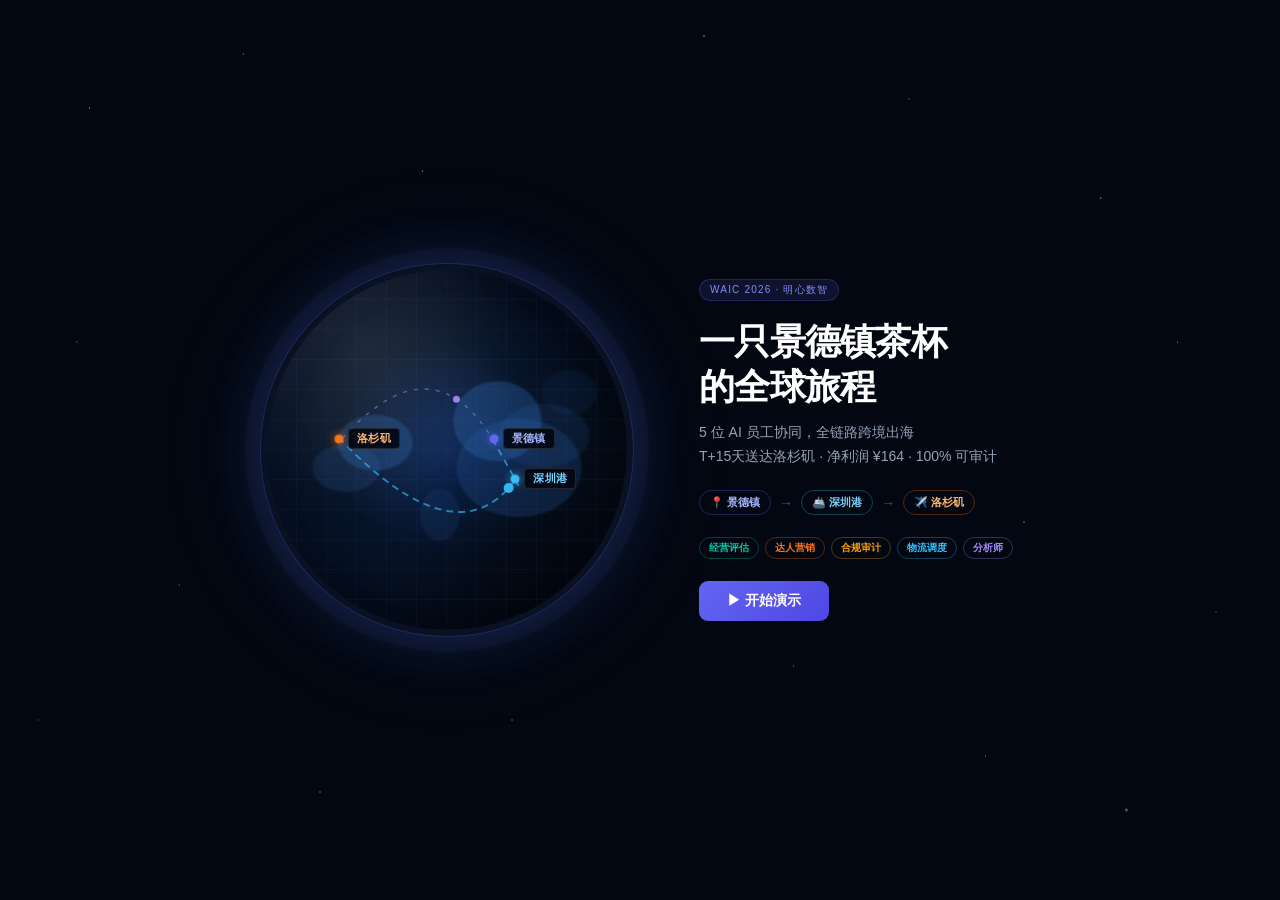
<file: waic-v5.html>
<!DOCTYPE html>
<html lang="zh">
<head>
<meta charset="UTF-8">
<meta name="viewport" content="width=device-width, initial-scale=1.0">
<title>明心数智 · 跨赋AI平台 — 一只茶杯的全球旅程 WAIC 2026</title>
<style>
  * { margin: 0; padding: 0; box-sizing: border-box; }
  :root {
    --bg: #070a12; --bg2: #0d1120; --bg3: #131829;
    --border: #1e2640; --text: #e2e8f0; --muted: #64748b;
    --supply: #00c9a7; --marketing: #f97316; --compliance: #f59e0b;
    --logistics: #38bdf8; --analyst: #a78bfa; --vault: #34d399;
    --brand: #6366f1;
  }
  html, body { height: 100%; overflow: hidden; font-family: 'SF Pro Display', -apple-system, 'PingFang SC', sans-serif; background: var(--bg); color: var(--text); }

  /* ── HEADER ── */
  header {
    height: 52px; flex-shrink: 0;
    background: var(--bg2); border-bottom: 1px solid var(--border);
    display: flex; align-items: center; justify-content: space-between; padding: 0 24px; z-index: 10;
  }
  .header-brand { display: flex; align-items: center; gap: 10px; }
  .brand-logo {
    width: 28px; height: 28px; border-radius: 6px;
    background: linear-gradient(135deg, #6366f1, #00c9a7);
    display: flex; align-items: center; justify-content: center;
    font-size: 13px; font-weight: 800; color: #fff; letter-spacing: -0.5px;
  }
  .brand-name { font-size: 14px; font-weight: 700; color: #fff; }
  .brand-product {
    font-size: 11px; padding: 2px 8px; border-radius: 4px;
    background: rgba(99,102,241,0.15); border: 1px solid rgba(99,102,241,0.25); color: #818cf8;
  }
  .brand-sub { font-size: 11px; color: var(--muted); }
  .header-right { display: flex; align-items: center; gap: 12px; }
  .header-stat { font-size: 10px; color: var(--muted); }
  .header-stat strong { color: var(--supply); font-weight: 600; }
  .waic-badge {
    font-size: 10px; padding: 3px 10px; border-radius: 20px;
    background: rgba(0,201,167,0.1); border: 1px solid rgba(0,201,167,0.25);
    color: var(--supply); letter-spacing: 1px; font-weight: 600;
  }
  .status-pill {
    font-size: 11px; padding: 3px 10px; border-radius: 20px;
    background: rgba(99,102,241,0.12); border: 1px solid rgba(99,102,241,0.25); color: #818cf8;
  }

  /* ── MAIN LAYOUT: must be height-constrained for inner scroll to work ── */
  .layout-wrap { display: flex; flex-direction: column; height: 100vh; }
  .main {
    flex: 1; min-height: 0; /* KEY: allows children to shrink */
    display: grid; grid-template-columns: 210px 1fr 295px;
  }

  /* ── LEFT PANEL ── */
  .left-panel {
    background: var(--bg2); border-right: 1px solid var(--border);
    display: flex; flex-direction: column; overflow: hidden; min-height: 0;
  }
  .panel-label {
    padding: 12px 14px 8px; flex-shrink: 0;
    font-size: 9px; font-weight: 700; letter-spacing: 1.5px; color: var(--muted); text-transform: uppercase;
    border-bottom: 1px solid var(--border);
  }
  .journey-scroll { flex: 1; overflow-y: auto; padding: 16px 14px; }
  .journey-scroll::-webkit-scrollbar { width: 3px; }
  .journey-scroll::-webkit-scrollbar-thumb { background: var(--border); }

  .journey-node {
    display: flex; align-items: flex-start; gap: 8px;
    padding-bottom: 20px; opacity: 0.3; transition: opacity 0.5s;
  }
  .journey-node.active { opacity: 1; }
  .journey-node.done { opacity: 0.65; }
  .node-track { display: flex; flex-direction: column; align-items: center; flex-shrink: 0; }
  .node-dot {
    width: 9px; height: 9px; border-radius: 50%; border: 2px solid var(--muted);
    margin-top: 3px; transition: all 0.4s; background: transparent;
  }
  .journey-node.active .node-dot { border-color: var(--supply); background: var(--supply); box-shadow: 0 0 8px var(--supply); }
  .journey-node.done .node-dot { border-color: var(--supply); background: rgba(0,201,167,0.35); }
  .node-line { width: 1px; flex: 1; min-height: 14px; background: var(--border); }
  .journey-node:last-child .node-line { display: none; }
  .node-info { min-width: 0; }
  .node-city { font-size: 11.5px; font-weight: 600; color: var(--text); }
  .node-detail { font-size: 10px; color: var(--muted); line-height: 1.5; margin-top: 2px; }
  .node-tag { display: inline-block; margin-top: 4px; font-size: 9px; padding: 1px 5px; border-radius: 3px; color: var(--muted); background: rgba(100,116,139,0.1); }
  .journey-node.active .node-tag { background: rgba(0,201,167,0.15); color: var(--supply); }
  .journey-node.done .node-tag { background: rgba(0,201,167,0.08); color: #64a99a; }

  /* agent status */
  .agent-section { flex-shrink: 0; border-top: 1px solid var(--border); padding: 10px 14px 12px; }
  .agent-section-label { font-size: 9px; font-weight: 700; letter-spacing: 1.2px; color: var(--muted); text-transform: uppercase; margin-bottom: 8px; }
  .agent-row { display: flex; align-items: center; gap: 7px; padding: 4px 0; }
  .agent-dot { width: 6px; height: 6px; border-radius: 50%; flex-shrink: 0; }
  .agent-dot.running { animation: blink 1s infinite; }
  .agent-dot.done { opacity: 0.7; }
  @keyframes blink { 0%,100%{opacity:1} 50%{opacity:0.3} }
  .agent-label { flex: 1; font-size: 10.5px; color: var(--muted); }
  .agent-label.active { color: var(--text); font-weight: 500; }
  .agent-badge { font-size: 9px; padding: 1px 5px; border-radius: 3px; }

  /* ── CENTER: CHAT ── */
  .chat-panel {
    display: flex; flex-direction: column; min-height: 0; /* KEY */
    background: var(--bg); overflow: hidden;
  }
  .chat-topbar {
    flex-shrink: 0; padding: 9px 18px;
    background: var(--bg2); border-bottom: 1px solid var(--border);
    display: flex; align-items: center; gap: 10px;
  }
  .chat-title { font-size: 13px; font-weight: 600; }
  .chip-row { display: flex; gap: 5px; margin-left: auto; flex-wrap: wrap; }
  .chip {
    font-size: 10px; padding: 2px 8px; border-radius: 8px; border: 1px solid;
    opacity: 0.35; transition: all 0.4s;
  }
  .chip.lit { opacity: 1; }

  /* messages area — the scrollable zone */
  .msgs {
    flex: 1; min-height: 0; /* KEY: without this, won't scroll */
    overflow-y: auto; padding: 18px 18px 10px;
    display: flex; flex-direction: column; gap: 14px;
  }
  .msgs::-webkit-scrollbar { width: 4px; }
  .msgs::-webkit-scrollbar-track { background: transparent; }
  .msgs::-webkit-scrollbar-thumb { background: var(--border); border-radius: 2px; }

  /* message bubble */
  .msg { display: flex; gap: 9px; align-items: flex-start; opacity: 0; transform: translateY(8px); transition: all 0.35s ease; }
  .msg.show { opacity: 1; transform: translateY(0); }
  .msg.user { flex-direction: row-reverse; }
  .avatar {
    width: 28px; height: 28px; border-radius: 7px; flex-shrink: 0;
    display: flex; align-items: center; justify-content: center;
    font-size: 11px; font-weight: 700;
  }
  .bubble-wrap { flex: 1; max-width: 88%; }
  .sender { font-size: 9.5px; font-weight: 600; margin-bottom: 4px; opacity: 0.85; }
  .msg.user .sender { text-align: right; }
  .bubble {
    padding: 9px 12px; border-radius: 0 9px 9px 9px;
    font-size: 12px; line-height: 1.7; border: 1px solid;
  }
  .msg.user .bubble { border-radius: 9px 0 9px 9px; background: rgba(99,102,241,0.1); border-color: rgba(99,102,241,0.22); }
  .msg.user .sender { color: #818cf8; }

  /* per-agent colors */
  .msg.orch .avatar { background: rgba(99,102,241,0.12); color: #818cf8; border: 1px solid rgba(99,102,241,0.25); }
  .msg.orch .bubble { background: rgba(99,102,241,0.05); border-color: rgba(99,102,241,0.18); }
  .msg.orch .sender { color: #818cf8; }

  .msg.supply .avatar { background: rgba(0,201,167,0.12); color: var(--supply); border: 1px solid rgba(0,201,167,0.25); }
  .msg.supply .bubble { background: rgba(0,201,167,0.04); border-color: rgba(0,201,167,0.18); }
  .msg.supply .sender { color: var(--supply); }

  .msg.mkt .avatar { background: rgba(249,115,22,0.12); color: var(--marketing); border: 1px solid rgba(249,115,22,0.25); }
  .msg.mkt .bubble { background: rgba(249,115,22,0.04); border-color: rgba(249,115,22,0.18); }
  .msg.mkt .sender { color: var(--marketing); }

  .msg.comp .avatar { background: rgba(245,158,11,0.12); color: var(--compliance); border: 1px solid rgba(245,158,11,0.25); }
  .msg.comp .bubble { background: rgba(245,158,11,0.04); border-color: rgba(245,158,11,0.18); }
  .msg.comp .sender { color: var(--compliance); }

  .msg.log .avatar { background: rgba(56,189,248,0.12); color: var(--logistics); border: 1px solid rgba(56,189,248,0.25); }
  .msg.log .bubble { background: rgba(56,189,248,0.04); border-color: rgba(56,189,248,0.18); }
  .msg.log .sender { color: var(--logistics); }

  .msg.ana .avatar { background: rgba(167,139,250,0.12); color: var(--analyst); border: 1px solid rgba(167,139,250,0.25); }
  .msg.ana .bubble { background: rgba(167,139,250,0.04); border-color: rgba(167,139,250,0.18); }
  .msg.ana .sender { color: var(--analyst); }

  .msg.vault .avatar { background: rgba(52,211,153,0.12); color: var(--vault); border: 1px solid rgba(52,211,153,0.25); }
  .msg.vault .bubble { background: rgba(52,211,153,0.04); border-color: rgba(52,211,153,0.18); }
  .msg.vault .sender { color: var(--vault); }

  /* typing dots */
  .typing { display: flex; gap: 4px; align-items: center; padding: 2px 0; }
  .typing span { width: 5px; height: 5px; border-radius: 50%; background: var(--muted); animation: tdot 1.2s infinite; }
  .typing span:nth-child(2) { animation-delay: .2s; }
  .typing span:nth-child(3) { animation-delay: .4s; }
  @keyframes tdot { 0%,60%,100%{transform:translateY(0)} 30%{transform:translateY(-4px)} }

  /* inline elements */
  .hl { color: #fff; font-weight: 600; }
  .tag { display: inline-block; font-size: 10px; padding: 1px 5px; border-radius: 3px; font-weight: 700; margin: 0 2px; font-family: monospace; }
  .mono { background: rgba(255,255,255,0.07); padding: 1px 5px; border-radius: 3px; font-family: monospace; font-size: 11px; color: #cbd5e1; }

  /* dispatch table */
  .dispatch-list { display: flex; flex-direction: column; gap: 4px; margin-top: 8px; }
  .dr {
    display: flex; align-items: center; gap: 7px;
    padding: 5px 8px; border-radius: 5px;
    background: rgba(255,255,255,0.025); border: 1px solid rgba(255,255,255,0.05);
  }
  .dr-agent { font-size: 10.5px; font-weight: 600; }
  .dr-task { font-size: 9.5px; color: var(--muted); margin-left: auto; max-width: 180px; text-align: right; }
  .dr-badge { font-size: 9px; padding: 1px 5px; border-radius: 2px; font-weight: 700; flex-shrink: 0; }

  /* HITL box */
  .hitl {
    margin: 7px 0; padding: 9px 12px; border-radius: 7px;
    background: rgba(245,158,11,0.07); border: 1px solid rgba(245,158,11,0.28);
    display: flex; align-items: center; gap: 9px;
  }
  .hitl-ico { font-size: 15px; flex-shrink: 0; }
  .hitl-txt { flex: 1; font-size: 10.5px; color: #fbbf24; line-height: 1.5; }
  .hitl-btn {
    font-size: 10px; padding: 3px 10px; border-radius: 5px; border: none;
    background: rgba(245,158,11,0.22); color: #fbbf24;
    cursor: pointer; font-family: inherit; font-weight: 600; flex-shrink: 0;
    transition: background 0.2s;
  }
  .hitl-btn:hover { background: rgba(245,158,11,0.35); }
  .hitl-ok { font-size: 10px; padding: 1px 6px; border-radius: 3px; background: rgba(0,201,167,0.12); color: var(--supply); display: none; flex-shrink: 0; }

  /* anomaly */
  .anomaly {
    padding: 9px 12px; border-radius: 7px; margin: 5px 0;
    background: rgba(239,68,68,0.07); border: 1px solid rgba(239,68,68,0.28);
  }
  .anomaly-t { font-size: 11px; color: #f87171; font-weight: 700; margin-bottom: 3px; }
  .anomaly-b { font-size: 10.5px; color: #94a3b8; line-height: 1.5; }
  .anomaly-a { font-size: 10px; color: var(--logistics); margin-top: 4px; font-weight: 600; }

  /* profit box */
  .profit-box {
    margin: 6px 0; padding: 10px 12px; border-radius: 8px;
    background: rgba(167,139,250,0.07); border: 1px solid rgba(167,139,250,0.25);
  }
  .profit-title { font-size: 10.5px; color: var(--analyst); font-weight: 700; margin-bottom: 7px; }
  .profit-row { display: flex; justify-content: space-between; padding: 2px 0; font-size: 10.5px; }
  .profit-label { color: var(--muted); }
  .profit-total { border-top: 1px solid rgba(167,139,250,0.2); margin-top: 5px; padding-top: 5px; font-weight: 700; font-size: 12px; color: var(--supply); display: flex; justify-content: space-between; }

  /* progress + input */
  .progress-wrap { flex-shrink: 0; padding: 7px 18px; background: var(--bg2); border-top: 1px solid var(--border); }
  .progress-meta { display: flex; justify-content: space-between; margin-bottom: 4px; }
  .progress-meta span { font-size: 10px; color: var(--muted); }
  .progress-track { height: 3px; background: var(--border); border-radius: 2px; }
  .progress-fill { height: 100%; background: linear-gradient(90deg, var(--supply), var(--analyst)); border-radius: 2px; width: 0%; transition: width 0.9s ease; }

  .input-area { flex-shrink: 0; padding: 12px 18px; background: var(--bg2); border-top: 1px solid var(--border); }
  .input-row { display: flex; gap: 8px; }
  .cinput {
    flex: 1; background: var(--bg3); border: 1px solid var(--border); border-radius: 9px;
    padding: 9px 12px; color: var(--text); font-size: 12.5px; outline: none;
    font-family: inherit; resize: none; min-height: 38px;
  }
  .cinput:focus { border-color: rgba(99,102,241,0.4); }
  .send-btn {
    width: 34px; height: 34px; border-radius: 7px; border: none;
    background: rgba(99,102,241,0.75); color: #fff; cursor: pointer; font-size: 13px;
    display: flex; align-items: center; justify-content: center; flex-shrink: 0;
    transition: background 0.2s;
  }
  .send-btn:hover { background: rgba(99,102,241,1); }

  /* ── RIGHT: DELIVERABLES ── */
  .right-panel {
    background: var(--bg2); border-left: 1px solid var(--border);
    display: flex; flex-direction: column; min-height: 0; overflow: hidden;
  }
  .dlist { flex: 1; min-height: 0; overflow-y: auto; padding: 10px 10px 72px; display: flex; flex-direction: column; gap: 7px; }
  .dlist::-webkit-scrollbar { width: 3px; }
  .dlist::-webkit-scrollbar-thumb { background: var(--border); }

  .dcard {
    border-radius: 8px; border: 1px solid; padding: 9px 11px;
    opacity: 0; transform: translateX(16px); transition: all 0.4s ease;
    position: relative; overflow: hidden;
  }
  .dcard.show { opacity: 1; transform: translateX(0); }
  .dcard::before { content: ''; position: absolute; left: 0; top: 0; bottom: 0; width: 3px; }

  .dc-supply { border-color: rgba(0,201,167,0.22); background: rgba(0,201,167,0.04); }
  .dc-supply::before { background: var(--supply); }
  .dc-mkt { border-color: rgba(249,115,22,0.22); background: rgba(249,115,22,0.04); }
  .dc-mkt::before { background: var(--marketing); }
  .dc-comp { border-color: rgba(245,158,11,0.22); background: rgba(245,158,11,0.04); }
  .dc-comp::before { background: var(--compliance); }
  .dc-log { border-color: rgba(56,189,248,0.22); background: rgba(56,189,248,0.04); }
  .dc-log::before { background: var(--logistics); }
  .dc-ana { border-color: rgba(167,139,250,0.22); background: rgba(167,139,250,0.04); }
  .dc-ana::before { background: var(--analyst); }
  .dc-vault { border-color: rgba(52,211,153,0.22); background: rgba(52,211,153,0.04); }
  .dc-vault::before { background: var(--vault); }

  .dcard-head { display: flex; align-items: center; gap: 6px; margin-bottom: 5px; }
  .dcard-icon { font-size: 13px; }
  .dcard-title { font-size: 11px; font-weight: 600; flex: 1; }
  .dcard-badge { font-size: 9px; padding: 1px 5px; border-radius: 3px; font-weight: 700; }
  .dc-supply .dcard-badge { background: rgba(0,201,167,0.12); color: var(--supply); }
  .dc-mkt .dcard-badge { background: rgba(249,115,22,0.12); color: var(--marketing); }
  .dc-comp .dcard-badge { background: rgba(245,158,11,0.12); color: var(--compliance); }
  .dc-log .dcard-badge { background: rgba(56,189,248,0.12); color: var(--logistics); }
  .dc-ana .dcard-badge { background: rgba(167,139,250,0.12); color: var(--analyst); }
  .dc-vault .dcard-badge { background: rgba(52,211,153,0.12); color: var(--vault); }

  .drow { display: flex; justify-content: space-between; padding: 2px 0; }
  .drow-l { font-size: 10px; color: var(--muted); }
  .drow-v { font-size: 10px; color: var(--text); font-weight: 600; }
  .dbody { font-size: 10px; color: #94a3b8; line-height: 1.6; }
  .hash { font-family: monospace; font-size: 9px; color: var(--vault); word-break: break-all; background: rgba(52,211,153,0.05); padding: 3px 5px; border-radius: 3px; margin-top: 3px; }

  /* ── CONTROLS ── */
  .controls {
    position: fixed; bottom: 18px; left: 50%; transform: translateX(-50%);
    z-index: 200; background: rgba(10,14,24,0.92);
    padding: 7px 14px; border-radius: 20px; border: 1px solid var(--border);
    backdrop-filter: blur(12px); display: flex; align-items: center; gap: 8px;
  }
  .cbtn {
    font-size: 11.5px; padding: 5px 14px; border-radius: 10px;
    border: 1px solid var(--border); background: transparent; color: var(--muted);
    cursor: pointer; font-family: inherit; transition: all 0.2s;
  }
  .cbtn.primary { background: rgba(99,102,241,0.18); border-color: rgba(99,102,241,0.35); color: #818cf8; }
  .cbtn:hover:not(:disabled) { background: rgba(255,255,255,0.05); color: var(--text); }
  .cbtn.primary:hover:not(:disabled) { background: rgba(99,102,241,0.28); }
  .cbtn:disabled { opacity: 0.3; cursor: default; }
  .cscene { font-size: 10.5px; color: var(--muted); padding: 0 4px; }
  .cselect {
    font-size: 11px; padding: 4px 10px; border-radius: 10px;
    border: 1px solid var(--border); background: rgba(13,17,32,0.9); color: var(--muted);
    cursor: pointer; font-family: inherit; outline: none; max-width: 180px;
  }
  .cselect:focus { border-color: rgba(99,102,241,0.4); color: var(--text); }
  .cselect option { background: #0d1120; color: var(--text); }

/* HANDOFF BAR */
.ho-bar{display:flex;align-items:center;gap:8px;padding:7px 12px;margin:6px 14px 6px 0;background:rgba(99,102,241,.07);border:1px dashed rgba(99,102,241,.25);border-radius:7px;animation:hoIn .3s ease;flex-shrink:0;max-width:100%}
@keyframes hoIn{from{opacity:0;transform:translateY(-5px)}to{opacity:1;transform:translateY(0)}}
.ho-from{font-size:10px;font-weight:700;padding:1px 6px;border-radius:3px}
.ho-arrow{color:#6366f1;font-size:13px;flex-shrink:0}
.ho-to{font-size:10px;font-weight:700;padding:1px 6px;border-radius:3px}
.ho-payload{font-size:9px;color:#64748b;flex:1;margin-left:4px;min-width:0;white-space:nowrap;overflow:hidden;text-overflow:ellipsis}
.ho-tag{font-size:9px;background:rgba(99,102,241,.12);color:#818cf8;padding:1px 6px;border-radius:3px;white-space:nowrap;flex-shrink:0}

/* DECISION SNAPSHOT MODAL */
#snap-modal{display:none;position:fixed;inset:0;z-index:9999;background:rgba(0,0,0,.72);backdrop-filter:blur(5px);align-items:center;justify-content:center}
#snap-modal.open{display:flex}
.snap-box{background:#0d1629;border:1px solid rgba(99,102,241,.35);border-radius:12px;padding:20px;max-width:400px;width:90%;box-shadow:0 24px 64px rgba(0,0,0,.6);animation:hoIn .25s ease}
.snap-hdr{display:flex;align-items:center;justify-content:space-between;margin-bottom:14px}
.snap-title{font-size:12px;font-weight:700;color:#c7d2fe}
.snap-sub{font-size:9px;color:#64748b;margin-top:2px}
.snap-close{cursor:pointer;color:#475569;font-size:18px;line-height:1;padding:0 4px}
.snap-close:hover{color:#94a3b8}
.snap-row{display:flex;justify-content:space-between;align-items:flex-start;padding:7px 0;border-bottom:1px solid rgba(255,255,255,.05);font-size:11px;gap:8px}
.snap-row:last-child{border:none}
.snap-lbl{color:#64748b;flex-shrink:0}
.snap-val{color:#e2e8f0;font-family:monospace;font-size:10px;text-align:right;word-break:break-all}
.snap-hash{font-size:9px;background:rgba(52,211,153,.05);border:1px solid rgba(52,211,153,.2);color:#34d399;padding:8px 10px;border-radius:6px;font-family:monospace;word-break:break-all;margin-top:12px;line-height:1.5}
.dcard[data-snap]{cursor:pointer;position:relative;transition:.15s}
.dcard[data-snap]:hover{filter:brightness(1.18)}
.dcard[data-snap]::after{content:'白盒可信 ↗';position:absolute;top:6px;right:8px;font-size:8px;color:#6366f1;opacity:.7}

/* BEFORE/AFTER CARD */
.dc-ba{background:rgba(99,102,241,.04);border-color:rgba(99,102,241,.2)!important;overflow:visible}

/* ── GLOBE OVERLAY ─────────────────────────────────────── */
#globe-ov{position:fixed;inset:0;z-index:9000;background:#030711;display:flex;align-items:center;justify-content:center;gap:72px;transition:opacity .85s ease;overflow:hidden}
#globe-ov.out{opacity:0;pointer-events:none}
/* star field */
#globe-ov::before{content:'';position:absolute;inset:0;pointer-events:none;
  background-image:radial-gradient(1px 1px at 7% 12%,rgba(255,255,255,.8) 0,transparent 100%),radial-gradient(1px 1px at 19% 6%,rgba(255,255,255,.6) 0,transparent 100%),radial-gradient(1px 1px at 33% 19%,rgba(255,255,255,.7) 0,transparent 100%),radial-gradient(1px 1px at 55% 4%,rgba(255,255,255,.85) 0,transparent 100%),radial-gradient(1px 1px at 71% 11%,rgba(255,255,255,.5) 0,transparent 100%),radial-gradient(1px 1px at 86% 22%,rgba(255,255,255,.75) 0,transparent 100%),radial-gradient(1px 1px at 6% 38%,rgba(255,255,255,.45) 0,transparent 100%),radial-gradient(1px 1px at 92% 38%,rgba(255,255,255,.6) 0,transparent 100%),radial-gradient(1px 1px at 14% 65%,rgba(255,255,255,.5) 0,transparent 100%),radial-gradient(1px 1px at 80% 58%,rgba(255,255,255,.7) 0,transparent 100%),radial-gradient(1px 1px at 40% 80%,rgba(255,255,255,.6) 0,transparent 100%),radial-gradient(1px 1px at 62% 74%,rgba(255,255,255,.5) 0,transparent 100%),radial-gradient(1px 1px at 25% 88%,rgba(255,255,255,.7) 0,transparent 100%),radial-gradient(1px 1px at 77% 84%,rgba(255,255,255,.55) 0,transparent 100%),radial-gradient(2px 2px at 48% 50%,rgba(255,255,255,.25) 0,transparent 100%),radial-gradient(1px 1px at 95% 68%,rgba(255,255,255,.45) 0,transparent 100%),radial-gradient(1px 1px at 3% 80%,rgba(255,255,255,.35) 0,transparent 100%),radial-gradient(2px 2px at 88% 90%,rgba(255,255,255,.5) 0,transparent 100%)}
/* globe container — atmospheric glow rings via pseudo-elements */
#ov-globe{width:360px;height:360px;flex-shrink:0;position:relative;z-index:1}
#ov-globe::before{content:'';position:absolute;inset:-22px;border-radius:50%;background:radial-gradient(ellipse at center,transparent 46%,rgba(56,189,248,.09) 56%,rgba(99,102,241,.07) 68%,transparent 80%);pointer-events:none}
#ov-globe::after{content:'';position:absolute;inset:-6px;border-radius:50%;box-shadow:0 0 0 1px rgba(99,102,241,.18),0 0 50px 14px rgba(99,102,241,.1),0 0 100px 28px rgba(56,189,248,.05);pointer-events:none}
/* the sphere — static deep-space gradient, overflow:hidden clips continent blobs */
.ov-sphere{position:absolute;inset:0;border-radius:50%;overflow:hidden;
  background:radial-gradient(ellipse at 32% 28%,rgba(255,255,255,.04) 0%,transparent 38%),
    radial-gradient(ellipse at 68% 74%,rgba(0,0,0,.35) 0%,transparent 38%),
    radial-gradient(ellipse at 50% 50%,#0d2a5e 0%,#071428 42%,#030a18 100%);
  box-shadow:inset -36px -20px 64px rgba(0,0,0,.55),inset 8px 6px 28px rgba(99,102,241,.04)}
/* continent blobs — translateX scroll (not rotateY — no squish!) */
.ov-continents{position:absolute;inset:0;
  background:
    radial-gradient(ellipse at 64% 42%,rgba(50,120,200,.28) 13%,transparent 14%),
    radial-gradient(ellipse at 70% 55%,rgba(44,98,176,.22) 17%,transparent 18%),
    radial-gradient(ellipse at 77% 46%,rgba(38,88,158,.16) 11%,transparent 12%),
    radial-gradient(ellipse at 30% 48%,rgba(56,126,206,.24) 10%,transparent 11%),
    radial-gradient(ellipse at 22% 55%,rgba(48,110,190,.16) 8%,transparent 9%),
    radial-gradient(ellipse at 48% 68%,rgba(42,95,165,.14) 7%,transparent 8%),
    radial-gradient(ellipse at 84% 34%,rgba(36,82,148,.11) 6%,transparent 7%);
  animation:ov-cont 32s linear infinite}
@keyframes ov-cont{from{transform:translateX(0)}to{transform:translateX(-26px)}}
/* lat/lon grid lines */
.ov-grid{position:absolute;inset:0;opacity:.065;
  background:repeating-linear-gradient(transparent,transparent 29px,rgba(99,102,241,1) 29px,rgba(99,102,241,1) 30px),
    repeating-linear-gradient(90deg,transparent,transparent 29px,rgba(99,102,241,1) 29px,rgba(99,102,241,1) 30px)}
/* specular light sheen */
.ov-light{position:absolute;inset:0;
  background:radial-gradient(ellipse at 26% 20%,rgba(255,255,255,.07) 0%,transparent 44%)}
/* city nodes — sit OUTSIDE the sphere (sibling) so they don't get clipped */
.ov-nodes{position:absolute;inset:0}
.ov-node{position:absolute;transform:translate(-50%,-50%)}
.ov-pulse{width:10px;height:10px;border-radius:50%;animation:ovp 2s ease-out infinite}
@keyframes ovp{0%{transform:scale(1);opacity:.9}100%{transform:scale(3.2);opacity:0}}
.ov-dot{position:absolute;top:50%;left:50%;transform:translate(-50%,-50%);width:8px;height:8px;border-radius:50%;box-shadow:0 0 8px currentColor}
.ov-lbl{position:absolute;left:14px;top:-6px;white-space:nowrap;font-size:11px;font-weight:600;font-family:monospace;background:rgba(3,7,17,.9);padding:2px 8px;border-radius:4px;border:1px solid rgba(255,255,255,.12);letter-spacing:.03em}
/* route SVG — sibling of sphere, sits above it */
.ov-svg{position:absolute;inset:0;width:100%;height:100%;overflow:visible;pointer-events:none}
#ov-info{max-width:380px;z-index:1;position:relative}
.ov-tag{font-size:10px;letter-spacing:.12em;text-transform:uppercase;color:#818cf8;background:rgba(99,102,241,.12);border:1px solid rgba(99,102,241,.25);padding:3px 10px;border-radius:20px;display:inline-block;margin-bottom:18px}
.ov-title{font-size:36px;font-weight:800;line-height:1.25;color:#fff;margin-bottom:12px;letter-spacing:-.02em}
.ov-sub{font-size:14px;color:#94a3b8;line-height:1.7;margin-bottom:22px}
.ov-route{display:flex;align-items:center;gap:8px;margin-bottom:22px;flex-wrap:wrap}
.ov-city{font-size:11px;padding:4px 10px;border-radius:16px;border:1px solid;font-weight:600}
.ov-arr{color:#475569;font-size:14px}
.ov-team{display:flex;gap:6px;flex-wrap:wrap;margin-bottom:22px}
.ov-agent-pill{font-size:10px;padding:3px 9px;border-radius:20px;font-weight:600;border:1px solid}
#ov-launch{padding:11px 28px;border-radius:9px;border:none;background:linear-gradient(135deg,#6366f1,#4f46e5);color:#fff;font-size:14px;font-weight:700;cursor:pointer;font-family:inherit;transition:all .2s;animation:lglow 2s ease-in-out infinite alternate}
@keyframes lglow{from{box-shadow:0 0 20px rgba(99,102,241,.3)}to{box-shadow:0 0 36px rgba(99,102,241,.55)}}
#ov-launch:hover{transform:translateY(-2px)}

/* ── SVG AVATAR ─── */
.avatar{overflow:hidden;background:transparent!important;border:none!important}

/* ── AUDIENCE CHOICE ───────────────────────────────────── */
.aud-choice{margin:7px 0;padding:11px 13px;border-radius:8px;background:rgba(248,113,113,.04);border:1px solid rgba(248,113,113,.28);animation:apulse 1.2s ease-in-out infinite alternate}
@keyframes apulse{from{box-shadow:none}to{box-shadow:0 0 10px rgba(248,113,113,.12)}}
.aud-q{font-size:11.5px;font-weight:700;margin-bottom:9px;display:flex;align-items:center;gap:6px}
.aud-badge{font-size:9px;padding:1px 6px;border-radius:9px;background:rgba(248,113,113,.15);color:#f87171;border:1px solid rgba(248,113,113,.22);text-transform:uppercase;letter-spacing:.06em}
.aud-opts{display:grid;gap:5px}
.aud-card{border:1.5px solid var(--border);border-radius:7px;padding:9px 11px;cursor:pointer;transition:all .18s;background:rgba(13,17,32,.95);display:flex;align-items:center;gap:9px}
.aud-card:hover{border-color:var(--ac,#6366f1);transform:translateX(3px)}
.aud-card.picked{border-color:#22c55e;background:rgba(34,197,94,.05);pointer-events:none;animation:none}
.aud-card.dismissed{opacity:.22;pointer-events:none;filter:grayscale(1)}
.aud-card-icon{font-size:20px;flex-shrink:0}
.aud-card-title{font-size:12.5px;font-weight:700}
.aud-card-meta{font-size:9.5px;color:var(--muted);font-family:monospace;margin-top:2px}
.aud-result{margin-top:7px;padding:6px 10px;border-radius:6px;font-size:11px;display:none;align-items:center;gap:6px;line-height:1.5}
.aud-result.ok{background:rgba(34,197,94,.07);border:1px solid rgba(34,197,94,.2);color:#86efac}
.aud-result.warn{background:rgba(248,113,113,.07);border:1px solid rgba(248,113,113,.2);color:#fca5a5}

/* ── 16-AGENT GRID ─────────────────────────────────────── */
.a16-wrap{margin:8px 0}
.a16-hdr{font-size:10px;font-weight:700;letter-spacing:.08em;text-transform:uppercase;color:var(--muted);margin-bottom:7px}
.a16-grid{display:grid;grid-template-columns:repeat(4,1fr);gap:4px}
.a16-card{border:1px solid var(--border);border-radius:6px;padding:7px 8px;background:rgba(255,255,255,.015);display:flex;align-items:center;gap:6px;transition:border-color .15s;cursor:default}
.a16-card:hover{border-color:var(--a16c,#6366f1);background:rgba(255,255,255,.028)}
.a16-av{width:24px;height:24px;border-radius:6px;flex-shrink:0;overflow:hidden;display:flex;align-items:center;justify-content:center}
.a16-name{font-size:9.5px;font-weight:600;line-height:1.3;color:var(--text)}
.a16-role{font-size:8.5px;color:var(--muted)}
</style>
</head>
<body>

<!-- ══ GLOBE OPENING OVERLAY ══ -->
<div id="globe-ov">
  <div id="ov-globe">
    <!-- Static sphere — continent blobs scroll via translateX inside overflow:hidden -->
    <div class="ov-sphere">
      <div class="ov-continents"></div>
      <div class="ov-grid"></div>
      <div class="ov-light"></div>
    </div>
    <!-- Route SVG — sits above sphere, not clipped -->
    <svg class="ov-svg" viewBox="0 0 360 360">
      <path id="sea-path" d="M 226 170 Q 260 230 248 210 Q 190 290 74 170" fill="none" stroke="rgba(56,189,248,.65)" stroke-width="1.8" stroke-dasharray="7 5">
        <animate attributeName="stroke-dashoffset" from="340" to="0" dur="4s" repeatCount="indefinite"/>
      </path>
      <path id="air-path" d="M 226 170 Q 164 68 74 170" fill="none" stroke="rgba(167,139,250,.5)" stroke-width="1.4" stroke-dasharray="4 7">
        <animate attributeName="stroke-dashoffset" from="280" to="0" dur="5s" repeatCount="indefinite"/>
      </path>
      <circle r="5" fill="#38bdf8" opacity=".95">
        <animateMotion dur="4s" repeatCount="indefinite"><mpath href="#sea-path"/></animateMotion>
      </circle>
      <circle r="3.5" fill="#a78bfa" opacity=".9">
        <animateMotion dur="3.5s" repeatCount="indefinite"><mpath href="#air-path"/></animateMotion>
      </circle>
    </svg>
    <!-- City nodes — sit outside sphere, not clipped by overflow:hidden -->
    <div class="ov-nodes">
      <div class="ov-node" style="top:47%;left:63%">
        <div class="ov-pulse" style="background:rgba(99,102,241,.45)"></div>
        <div class="ov-dot" style="background:#6366f1;color:#6366f1"></div>
        <div class="ov-lbl" style="color:#a5b4fc">景德镇</div>
      </div>
      <div class="ov-node" style="top:58%;left:69%">
        <div class="ov-pulse" style="background:rgba(56,189,248,.4)"></div>
        <div class="ov-dot" style="background:#38bdf8;color:#38bdf8"></div>
        <div class="ov-lbl" style="color:#7dd3fc">深圳港</div>
      </div>
      <div class="ov-node" style="top:47%;left:20%">
        <div class="ov-pulse" style="background:rgba(249,115,22,.4)"></div>
        <div class="ov-dot" style="background:#f97316;color:#f97316"></div>
        <div class="ov-lbl" style="color:#fdba74">洛杉矶</div>
      </div>
    </div>
  </div>
  <div id="ov-info">
    <div class="ov-tag">WAIC 2026 · 明心数智</div>
    <div class="ov-title">一只景德镇茶杯<br>的全球旅程</div>
    <div class="ov-sub">5 位 AI 员工协同，全链路跨境出海<br>T+15天送达洛杉矶 · 净利润 ¥164 · 100% 可审计</div>
    <div class="ov-route">
      <span class="ov-city" style="color:#a5b4fc;border-color:rgba(99,102,241,.3)">📍 景德镇</span>
      <span class="ov-arr">→</span>
      <span class="ov-city" style="color:#7dd3fc;border-color:rgba(56,189,248,.3)">🚢 深圳港</span>
      <span class="ov-arr">→</span>
      <span class="ov-city" style="color:#fdba74;border-color:rgba(249,115,22,.3)">✈️ 洛杉矶</span>
    </div>
    <div class="ov-team">
      <span class="ov-agent-pill" style="color:var(--supply);border-color:rgba(0,201,167,.3)">经营评估</span>
      <span class="ov-agent-pill" style="color:var(--marketing);border-color:rgba(249,115,22,.3)">达人营销</span>
      <span class="ov-agent-pill" style="color:var(--compliance);border-color:rgba(245,158,11,.3)">合规审计</span>
      <span class="ov-agent-pill" style="color:var(--logistics);border-color:rgba(56,189,248,.3)">物流调度</span>
      <span class="ov-agent-pill" style="color:var(--analyst);border-color:rgba(167,139,250,.3)">分析师</span>
    </div>
    <button id="ov-launch" onclick="launchDemo()">▶ 开始演示</button>
  </div>
</div>

<div class="layout-wrap">

<!-- HEADER -->
<header>
  <div class="header-brand">
    <div class="brand-logo">明</div>
    <span class="brand-name">明心数智</span>
    <span class="brand-product">跨赋AI平台</span>
    <span class="brand-sub">产业出海 · 全链路智能调度</span>
  </div>
  <div class="header-right">
    <span class="header-stat">贷款规模 <strong>超1500亿元</strong></span>
    <span class="header-stat">中美海关覆盖 <strong>100%</strong></span>
    <span class="status-pill" id="hStatus">待机中</span>
    <span class="waic-badge">WAIC 2026</span>
  </div>
</header>

<div class="main">

<!-- LEFT -->
<div class="left-panel">
  <div class="panel-label">全链路旅程</div>
  <div class="journey-scroll">
    <div class="journey-node" id="jn0">
      <div class="node-track"><div class="node-dot"></div><div class="node-line"></div></div>
      <div class="node-info">
        <div class="node-city">景德镇 · 工厂</div>
        <div class="node-detail">SKU建模 / 质检<br>贸易融资评估</div>
        <span class="node-tag" id="nt0">PENDING</span>
      </div>
    </div>
    <div class="journey-node" id="jn1">
      <div class="node-track"><div class="node-dot"></div><div class="node-line"></div></div>
      <div class="node-info">
        <div class="node-city">深圳盐田港</div>
        <div class="node-detail">出口报关 / HS归类<br>AI退税申报</div>
        <span class="node-tag" id="nt1">PENDING</span>
      </div>
    </div>
    <div class="journey-node" id="jn2">
      <div class="node-track"><div class="node-dot"></div><div class="node-line"></div></div>
      <div class="node-info">
        <div class="node-city">太平洋干线</div>
        <div class="node-detail">海运13天 / 空运4天<br>运踪GPT全程监控</div>
        <span class="node-tag" id="nt2">PENDING</span>
      </div>
    </div>
    <div class="journey-node" id="jn3">
      <div class="node-track"><div class="node-dot"></div><div class="node-line"></div></div>
      <div class="node-info">
        <div class="node-city">洛杉矶港</div>
        <div class="node-detail">FDA清关 / 铅镉检测<br>加州 Sales Tax 申报</div>
        <span class="node-tag" id="nt3">PENDING</span>
      </div>
    </div>
    <div class="journey-node" id="jn4">
      <div class="node-track"><div class="node-dot"></div><div class="node-line"></div></div>
      <div class="node-info">
        <div class="node-city">洛杉矶 C端买家</div>
        <div class="node-detail">TikTok Shop / Shopify<br>USPS 尾程派送</div>
        <span class="node-tag" id="nt4">PENDING</span>
      </div>
    </div>
  </div>

  <div class="agent-section">
    <div class="agent-section-label">AI 员工状态</div>
    <div class="agent-row">
      <div class="agent-dot" id="ad-supply" style="background:var(--supply)"></div>
      <span class="agent-label" id="al-supply">经营评估小明</span>
      <span class="agent-badge" id="ab-supply" style="background:rgba(0,201,167,0.1);color:var(--supply)">待机</span>
    </div>
    <div class="agent-row">
      <div class="agent-dot" id="ad-mkt" style="background:var(--marketing)"></div>
      <span class="agent-label" id="al-mkt">达人营销小明</span>
      <span class="agent-badge" id="ab-mkt" style="background:rgba(249,115,22,0.1);color:var(--marketing)">待机</span>
    </div>
    <div class="agent-row">
      <div class="agent-dot" id="ad-comp" style="background:var(--compliance)"></div>
      <span class="agent-label" id="al-comp">合规小明</span>
      <span class="agent-badge" id="ab-comp" style="background:rgba(245,158,11,0.1);color:var(--compliance)">待机</span>
    </div>
    <div class="agent-row">
      <div class="agent-dot" id="ad-log" style="background:var(--logistics)"></div>
      <span class="agent-label" id="al-log">物流小明</span>
      <span class="agent-badge" id="ab-log" style="background:rgba(56,189,248,0.1);color:var(--logistics)">待机</span>
    </div>
    <div class="agent-row">
      <div class="agent-dot" id="ad-ana" style="background:var(--analyst)"></div>
      <span class="agent-label" id="al-ana">分析师小明</span>
      <span class="agent-badge" id="ab-ana" style="background:rgba(167,139,250,0.1);color:var(--analyst)">待机</span>
    </div>
  </div>
</div>

<!-- CENTER -->
<div class="chat-panel">
  <div class="chat-topbar">
    <span class="chat-title">Minos 经营指挥台</span>
    <div class="chip-row">
      <span class="chip" id="ch-supply" style="color:var(--supply);border-color:rgba(0,201,167,0.3)">经营评估</span>
      <span class="chip" id="ch-mkt" style="color:var(--marketing);border-color:rgba(249,115,22,0.3)">达人营销</span>
      <span class="chip" id="ch-comp" style="color:var(--compliance);border-color:rgba(245,158,11,0.3)">合规</span>
      <span class="chip" id="ch-log" style="color:var(--logistics);border-color:rgba(56,189,248,0.3)">物流</span>
      <span class="chip" id="ch-ana" style="color:var(--analyst);border-color:rgba(167,139,250,0.3)">分析师</span>
    </div>
  </div>

  <div class="msgs" id="msgs"></div>

  <div class="progress-wrap">
    <div class="progress-meta">
      <span id="pLabel">等待指令</span>
      <span id="pPct">0%</span>
    </div>
    <div class="progress-track"><div class="progress-fill" id="pFill"></div></div>
  </div>

  <div class="input-area">
    <div class="input-row">
      <textarea class="cinput" id="cinput" rows="1" placeholder="向明心跨赋AI员工团队下达经营目标…" readonly></textarea>
      <button class="send-btn">&#9658;</button>
    </div>
  </div>
</div>

<!-- RIGHT -->
<div class="right-panel">
  <div class="panel-label">实时交付物</div>
  <div class="dlist" id="dlist"></div>
</div>

</div><!-- .main -->
</div><!-- .layout-wrap -->

<!-- CONTROLS -->
<div class="controls">
  <button class="cbtn" id="prevBtn" disabled>&#8592; 上一步</button>
  <span class="cscene" id="cscene">0 / 6</span>
  <select class="cselect" id="sceneSelect">
    <option value="-1">-- 跳转场景 --</option>
    <option value="0">① 任务分发</option>
    <option value="1">② 供应链采购</option>
    <option value="2">③ 达人营销</option>
    <option value="3">④ 报关清关</option>
    <option value="4">⑤ 物流调度</option>
    <option value="5">⑥ 经营核算</option>
    <option value="6">⑦ 全链路完成</option>
  </select>
  <button class="cbtn primary" id="nextBtn">&#9654; 开始演示</button>
  <button class="cbtn" id="resetBtn">重置</button>
</div>

<script>
// ══ GLOBE LAUNCH — full auto-play through all scenes ══════
let autoPlaying = false;
let pauseResolve = null;

function breakPause(){ if(pauseResolve){ pauseResolve(); pauseResolve = null; } }
function scenePause(ms){ return new Promise(r=>{ pauseResolve=r; setTimeout(r,ms); }); }

function launchDemo(){
  document.getElementById('globe-ov').classList.add('out');
  setTimeout(async ()=>{
    document.getElementById('globe-ov').style.display = 'none';
    const btn = document.getElementById('nextBtn');
    autoPlaying = true;
    busy = false;
    scene = -1;
    // play all scenes in order
    for(let i = 0; i < SCENES.length; i++){
      if(!autoPlaying) break;
      scene = i;
      btn.disabled = true;
      btn.textContent = i === SCENES.length-1 ? '完成 ✓' : '下一步 ›';
      document.getElementById('sceneSelect').value = String(i);
      await run(i);
      if(!autoPlaying) break;
      if(i < SCENES.length-1){
        // inter-scene pause — presenter can click to skip immediately
        btn.disabled = false;
        btn.textContent = '跳过 ›';
        await scenePause(2500);
        btn.disabled = true;
      }
    }
    autoPlaying = false;
    btn.disabled = false;
    btn.textContent = '▶ 重新演示';
  }, 900);
}

document.addEventListener('keydown', e=>{
  const ov = document.getElementById('globe-ov');
  if(e.key===' ' || e.key==='Enter'){
    if(!ov.classList.contains('out')) launchDemo();
    else if(autoPlaying && !busy) breakPause();
  }
});

// ══ SVG AVATAR SYSTEM ═════════════════════════════════════
function genAv(opts){
  const {ring='#6366f1',skin='#c8a070',hairC='#1a0e06',hairS='short-m',outfitC='#1a2030',female=false,extra=''}=opts;
  const H={
    'short-m':`<path d="M18 23Q18 12 30 12Q42 12 42 23L42 19Q42 8 30 8Q18 8 18 19Z" fill="${hairC}"/>`,
    'long-f': `<path d="M18 23Q18 12 30 12Q42 12 42 23L42 36Q38 44 34 40L34 30Q38 26 38 20" fill="${hairC}"/><path d="M22 36Q22 44 26 40L26 30Q22 26 22 20" fill="${hairC}"/><path d="M18 23Q18 12 30 12Q42 12 42 23" fill="${hairC}"/>`,
    'bun-f':  `<path d="M18 23Q18 12 30 12Q42 12 42 23" fill="${hairC}"/><circle cx="30" cy="11" r="5" fill="${hairC}"/>`,
    'bob-f':  `<path d="M18 23Q18 12 30 12Q42 12 42 23L42 31Q38 35 34 33L34 28Q40 25 40 20" fill="${hairC}"/><path d="M20 31Q22 35 26 33L26 28Q20 25 20 20" fill="${hairC}"/><path d="M18 23Q18 12 30 12Q42 12 42 23" fill="${hairC}"/>`,
    'cap-m':  `<path d="M18 22Q18 13 30 13Q42 13 42 22L41 19Q40 11 30 11Q20 11 19 19Z" fill="${hairC}"/><rect x="16" y="19" width="28" height="4" rx="2" fill="${ring}cc"/><path d="M18 20Q18 13 30 13Q42 13 42 20Z" fill="${ring}44"/><rect x="38" y="22" width="8" height="2.5" rx="1.2" fill="${ring}bb"/>`,
    'ponytail-f':`<path d="M18 23Q18 12 30 12Q42 12 42 23" fill="${hairC}"/><path d="M40.5 18Q49 22 47 31Q45 35 44 30Q44 22 40.5 18" fill="${hairC}"/>`,
    'silver': `<path d="M18 23Q18 12 30 12Q42 12 42 23L42 19Q42 8 30 8Q18 8 18 19Z" fill="${hairC}"/>`,
    'crew-m': `<path d="M19 22Q20 14 30 14Q40 14 41 22L40 18Q39 11 30 11Q21 11 20 18Z" fill="${hairC}"/>`,
  };
  const ears = female ? `<circle cx="18" cy="28" r="1.8" fill="${ring}" opacity=".9"/><circle cx="42" cy="28" r="1.8" fill="${ring}" opacity=".9"/>` : '';
  const face=`<path d="M23.5 22.5Q25.5 21.5 27.5 22.5" fill="none" stroke="${hairC}" stroke-width="1.2" stroke-linecap="round"/>
    <path d="M32.5 22.5Q34.5 21.5 36.5 22.5" fill="none" stroke="${hairC}" stroke-width="1.2" stroke-linecap="round"/>
    <circle cx="25.5" cy="25" r="2" fill="${hairC}"/><circle cx="26.3" cy="24.3" r=".7" fill="white" opacity=".55"/>
    <circle cx="34.5" cy="25" r="2" fill="${hairC}"/><circle cx="35.3" cy="24.3" r=".7" fill="white" opacity=".55"/>
    <ellipse cx="30" cy="29.5" rx="1.2" ry=".9" fill="${skin}" stroke="${hairC}55" stroke-width=".6"/>
    <path d="M27 32.5Q30 35 33 32.5" fill="none" stroke="${hairC}99" stroke-width="1.3" stroke-linecap="round"/>${ears}`;
  return `<svg viewBox="0 0 60 60" xmlns="http://www.w3.org/2000/svg"><circle cx="30" cy="30" r="30" fill="#0d1120"/><circle cx="30" cy="30" r="28.5" fill="none" stroke="${ring}" stroke-width="1.5" opacity=".8"/><path d="M5 60Q14 43 30 41Q46 43 55 60" fill="${outfitC}"/><circle cx="30" cy="26" r="12" fill="${skin}"/>${H[hairS]||H['short-m']}${face}${extra}</svg>`;
}
// Agent avatar registry (id → {opts, size})
const AV_OPTS={
  orch:   {ring:'#6366f1',skin:'#b8d0e8',hairC:'#9ab0c8',hairS:'silver',outfitC:'#1a1c50',extra:'<circle cx="25.5" cy="25" r="2.5" fill="#6366f1"/><circle cx="34.5" cy="25" r="2.5" fill="#6366f1"/><circle cx="25.5" cy="25" r=".9" fill="white"/><circle cx="34.5" cy="25" r=".9" fill="white"/>'},
  supply: {ring:'#00c9a7',skin:'#c8a878',hairC:'#180e04',hairS:'short-m',outfitC:'#162820'},
  mkt:    {ring:'#f97316',skin:'#f2c090',hairC:'#2c1408',hairS:'ponytail-f',outfitC:'#c04810',female:true,extra:'<path d="M16 26Q16 21 18 19L18 28Q16 28 16 26Z" fill="#f97316"/><circle cx="17" cy="24" r="3.5" fill="none" stroke="#f97316" stroke-width="1.8"/><path d="M44 26Q44 21 42 19L42 28Q44 28 44 26Z" fill="#f97316"/><circle cx="43" cy="24" r="3.5" fill="none" stroke="#f97316" stroke-width="1.8"/>'},
  comp:   {ring:'#f59e0b',skin:'#d0a060',hairC:'#1a1006',hairS:'short-m',outfitC:'#0e1828',extra:'<rect x="22" y="23.5" width="7.5" height="4.5" rx="2" fill="none" stroke="#f59e0b" stroke-width="1.4"/><rect x="30.5" y="23.5" width="7.5" height="4.5" rx="2" fill="none" stroke="#f59e0b" stroke-width="1.4"/><line x1="29.5" y1="25.8" x2="30.5" y2="25.8" stroke="#f59e0b" stroke-width="1.4"/>'},
  log:    {ring:'#38bdf8',skin:'#b87848',hairC:'#120c04',hairS:'cap-m',outfitC:'#0e2040'},
  ana:    {ring:'#a78bfa',skin:'#f0c0a0',hairC:'#1a0c04',hairS:'bun-f',outfitC:'#1a1030',female:true,extra:'<rect x="22.5" y="23" width="7" height="4" rx="2" fill="none" stroke="#a78bfa" stroke-width="1.3"/><rect x="30.5" y="23" width="7" height="4" rx="2" fill="none" stroke="#a78bfa" stroke-width="1.3"/><line x1="29.5" y1="25" x2="30.5" y2="25" stroke="#a78bfa" stroke-width="1.3"/>'},
  vault:  {ring:'#34d399',skin:'#c89060',hairC:'#1a1008',hairS:'short-m',outfitC:'#0a1a10'},
};
const AV_CACHE={};
function getAvSVG(id,size=28){
  if(!AV_CACHE[id]) AV_CACHE[id]=genAv(AV_OPTS[id]||{});
  return AV_CACHE[id].replace('<svg ','<svg width="'+size+'" height="'+size+'" ');
}

// ══ AUDIENCE CHOICE ═══════════════════════════════════════
function audPick(wrapId, idx, aiIdx, afterId){
  const wrap=document.getElementById(wrapId);
  if(!wrap||wrap.dataset.done) return;
  wrap.dataset.done='1';
  wrap.style.animation='none';
  const cards=wrap.querySelectorAll('.aud-card');
  cards.forEach((c,i)=>c.classList.add(i===idx?'picked':'dismissed'));
  const isRight=(idx===aiIdx);
  setTimeout(()=>{
    if(idx!==aiIdx) cards[aiIdx].classList.replace('dismissed','picked');
    const res=document.getElementById(wrapId+'-res');
    if(res){
      res.style.display='flex';
      if(isRight){ res.classList.add('ok'); res.innerHTML='✓ 你和 AI 判断一致！最优方案已执行'; }
      else { res.classList.add('warn'); res.innerHTML='⚠ AI 不建议此选项 — 风险过高，已自动切换最优方案'; }
    }
    if(afterId){
      const el=document.getElementById(afterId);
      if(el){ el.style.display='flex'; el.animate([{opacity:0},{opacity:1}],{duration:500,fill:'forwards'}); }
    }
  },700);
}

// ══ 16-AGENT GRID DATA ════════════════════════════════════
const ALL_AGENTS=[
  {id:'orch', name:'主控编排',role:'Orchestrator',color:'#6366f1',tier:'L0'},
  {id:'supply',name:'经营评估',role:'Supply & Finance',color:'#00c9a7',tier:'L1'},
  {id:'mkt',  name:'达人营销',role:'Marketing',color:'#f97316',tier:'L1'},
  {id:'comp', name:'合规审计',role:'Compliance',color:'#f59e0b',tier:'L1'},
  {id:'log',  name:'物流调度',role:'Logistics',color:'#38bdf8',tier:'L1'},
  {id:'ana',  name:'分析师',role:'Analyst',color:'#a78bfa',tier:'L1'},
  {id:'pay',  name:'支付结汇',role:'Payment',color:'#0ea5e9',tier:'L2'},
  {id:'cs',   name:'客服售后',role:'Customer Service',color:'#ec4899',tier:'L2'},
  {id:'vault',name:'白盒存证',role:'Vault',color:'#34d399',tier:'L2'},
  {id:'risk', name:'风控反欺诈',role:'Risk',color:'#64748b',tier:'L2'},
  {id:'stock',name:'库存补货',role:'Inventory',color:'#d97706',tier:'L2'},
  {id:'scout',name:'选品发现',role:'Scout',color:'#facc15',tier:'L3'},
  {id:'ip',   name:'知识产权',role:'IP',color:'#7c3aed',tier:'L3'},
  {id:'sec',  name:'数据安全',role:'Security',color:'#475569',tier:'L3'},
  {id:'brand',name:'品牌叙事',role:'Brand',color:'#db2777',tier:'L3'},
  {id:'price',name:'价格情报',role:'Pricing',color:'#16a34a',tier:'L3'},
];
const AV_EXTRA={
  pay:{ring:'#0ea5e9',skin:'#f0d0b0',hairC:'#1a1008',hairS:'bob-f',outfitC:'#081828',female:true},
  cs: {ring:'#ec4899',skin:'#f8c8a8',hairC:'#2c1008',hairS:'long-f',outfitC:'#2c0818',female:true},
  risk:{ring:'#64748b',skin:'#b09068',hairC:'#1a0e08',hairS:'crew-m',outfitC:'#10141e'},
  stock:{ring:'#d97706',skin:'#c89060',hairC:'#1a1008',hairS:'cap-m',outfitC:'#201008'},
  scout:{ring:'#facc15',skin:'#f0c888',hairC:'#2c1808',hairS:'ponytail-f',outfitC:'#1e1c08',female:true},
  ip:  {ring:'#7c3aed',skin:'#c8a060',hairC:'#1a0e06',hairS:'short-m',outfitC:'#0e0820'},
  sec: {ring:'#475569',skin:'#a0b0c0',hairC:'#1a2838',hairS:'crew-m',outfitC:'#0a0e18'},
  brand:{ring:'#db2777',skin:'#f0b0b8',hairC:'#2c0a18',hairS:'long-f',outfitC:'#200818',female:true},
  price:{ring:'#16a34a',skin:'#c8a880',hairC:'#1a1008',hairS:'short-m',outfitC:'#081408'},
};
Object.assign(AV_OPTS, AV_EXTRA);

function build16Grid(){
  const tiers={L0:[],L1:[],L2:[],L3:[]};
  ALL_AGENTS.forEach(a=>tiers[a.tier].push(a));
  const tierLabels={L0:'主控编排',L1:'核心5员工',L2:'支持5员工',L3:'扩展5员工'};
  return `<div class="a16-wrap">
  ${Object.entries(tiers).map(([tier,agents])=>`
    <div class="a16-hdr" style="margin-top:${tier==='L0'?'0':'7px'}">${tierLabels[tier]} · ${tier}</div>
    <div class="a16-grid">${agents.map(a=>`
      <div class="a16-card" style="--a16c:${a.color}">
        <div class="a16-av" style="border:1px solid ${a.color}44">${getAvSVG(a.id,24)}</div>
        <div><div class="a16-name" style="color:${a.color}">${a.name}</div><div class="a16-role">${a.role}</div></div>
      </div>`).join('')}
    </div>`).join('')}
  </div>`;
}

// ══ SCENES ══════════════════════════════════════════════════════
const SCENES = [
{
  pct: 8, label: '解析经营目标…',
  journey: [], chips: [],
  agents: { supply:'待机', mkt:'待机', comp:'待机', log:'待机', ana:'待机' },
  hStatus: '任务分发中',
  msgs: [
    { cls:'user', av:'你', sender:'经营者', delay:0,
      html:'帮我把<span class="hl"> 景德镇手工茶杯 </span>完美交付到<span class="hl"> 洛杉矶 C 端买家</span>，全链路合规，T+180s 出净利润核算。' },
    { cls:'orch', av:'跨', sender:'跨赋 · 跨境服务大模型', delay:1100,
      html:'指令解析完成。调用<span class="hl">明心跨境服务大模型</span>，正在拆分任务包并分发至各 AI 员工…<br><div class="dispatch-list" style="margin-top:9px">\
<div class="dr"><span class="dr-agent" style="color:var(--supply)">经营评估小明</span><span class="dr-task">产融方案Agent · 财务分析Agent</span><span class="dr-badge" style="background:rgba(0,201,167,0.15);color:var(--supply)">ACTIVE</span></div>\
<div class="dr"><span class="dr-agent" style="color:var(--marketing)">达人营销小明</span><span class="dr-task">达人匹配Agent · 视频Agent · 文案Agent</span><span class="dr-badge" style="background:rgba(249,115,22,0.15);color:var(--marketing)">ACTIVE</span></div>\
<div class="dr"><span class="dr-agent" style="color:var(--compliance)">合规小明</span><span class="dr-task">商品归类Agent · 智能退税Agent · 纳税申报Agent</span><span class="dr-badge" style="background:rgba(245,158,11,0.15);color:var(--compliance)">ACTIVE</span></div>\
<div class="dr"><span class="dr-agent" style="color:var(--logistics)">物流小明</span><span class="dr-task">物流线路Agent · 运力资源Agent · 运踪GPT</span><span class="dr-badge" style="background:rgba(56,189,248,0.12);color:var(--muted)">STANDBY</span></div>\
<div class="dr"><span class="dr-agent" style="color:var(--analyst)">分析师小明</span><span class="dr-task">财务分析Agent · 全链路成本核算</span><span class="dr-badge" style="background:rgba(167,139,250,0.12);color:var(--muted)">STANDBY</span></div>\
</div>' }
  ],
  cards: []
},
{
  pct: 22, label: '供应链采购 · 景德镇端',
  journey: [0], chips: ['ch-supply'],
  agents: { supply:'运行中', mkt:'待机', comp:'待机', log:'待机', ana:'待机' },
  hStatus: '经营评估小明 · 运行中',
  msgs: [
    { cls:'supply', av:'评', sender:'经营评估小明  ·  产融方案Agent', delay:0,
      html:'正在对接景德镇供货工厂物联网数据接口（<span class="mono">DE-交易云</span>）…<br><br>\
✅ <span class="hl">SKU 数字建模完成</span><br>\
<span class="mono">JDZ-CUP-WHT-260ML</span> · 高白泥 · 净重 180g · 8×9cm<br>\
含铅量检测 <span class="tag" style="background:rgba(0,201,167,0.15);color:var(--supply)">PASS</span> — 符合 FDA 21 CFR 109.16 标准<br><br>\
✅ <span class="hl">防碎包装规格</span>：双层气泡膜 + 纸盒内衬，跌落测试通过' },
    { cls:'supply', av:'评', sender:'经营评估小明  ·  产融方案Agent', delay:1900,
      html:'<span class="mono">DE-监测云</span> 检测到资金垫付缺口：本批次 500 只，工厂账期 30 天，预计缺口 <span class="hl">¥ 42,000</span><br><br>\
<div class="hitl"><span class="hitl-ico">🏦</span><span class="hitl-txt">已将采购合同封装为数字信用资产，拟通过<strong>明心产融通道</strong>向合作银行申请贸易融资（低时延通道，合作贷款规模超1500亿元·零不良）。请确认授权。</span><button class="hitl-btn" onclick="okHITL(this)">授权</button><span class="hitl-ok">✓ 已授权</span></div>' }
  ],
  cards: [
    { cls:'dc-supply', icon:'📦', title:'SKU 数字档案', badge:'经营评估',
      body:'<div class="drow"><span class="drow-l">商品编号</span><span class="drow-v">JDZ-CUP-WHT-260ML</span></div><div class="drow"><span class="drow-l">含铅检测</span><span class="drow-v" style="color:var(--supply)">PASS · FDA合规</span></div><div class="drow"><span class="drow-l">物联采集</span><span class="drow-v">DE-监测云 接入</span></div>' },
    { cls:'dc-supply', icon:'💰', title:'贸易融资申请单', badge:'产融方案',
      body:'<div class="drow"><span class="drow-l">缺口金额</span><span class="drow-v">¥ 42,000</span></div><div class="drow"><span class="drow-l">通道</span><span class="drow-v">明心产融 · 总行直连</span></div><div class="drow"><span class="drow-l">预计到账</span><span class="drow-v" style="color:var(--supply)">T+4h</span></div>' }
  ]
},
{
  pct: 40, label: '达人营销 · 洛杉矶端',
  journey: [0, 4], chips: ['ch-mkt'],
  agents: { supply:'完成', mkt:'运行中', comp:'运行中', log:'待机', ana:'待机' },
  hStatus: '达人营销 + 合规 · 并行',
  msgs: [
    { cls:'mkt', av:'营', sender:'达人营销小明  ·  达人匹配Agent', delay:0,
      html:'<div class="aud-choice" id="mkt-choice">\
<div class="aud-q"><span class="aud-badge">你来选</span>500只景德镇茶杯卖给洛杉矶买家，优先找哪类 KOL？</div>\
<div class="aud-opts" style="grid-template-columns:1fr 1fr 1fr">\
<div class="aud-card" style="--ac:#f97316" onclick="audPick(\'mkt-choice\',0,0,null)"><span class="aud-card-icon">🍵</span><div><div class="aud-card-title">茶道/手工艺</div><div class="aud-card-meta">文化垂类 · 精准</div></div></div>\
<div class="aud-card" style="--ac:#ec4899" onclick="audPick(\'mkt-choice\',1,0,null)"><span class="aud-card-icon">🥗</span><div><div class="aud-card-title">美食/生活</div><div class="aud-card-meta">泛类 · 流量大</div></div></div>\
<div class="aud-card" style="--ac:#a78bfa" onclick="audPick(\'mkt-choice\',2,0,null)"><span class="aud-card-icon">💄</span><div><div class="aud-card-title">时尚/美妆</div><div class="aud-card-meta">50w+ 粉丝</div></div></div>\
</div><div class="aud-result" id="mkt-choice-res"></div></div><br>\
正在扫描 TikTok & Instagram 达人数据库，筛选条件：<span class="mono">美学生活 · 禅意茶道 · 手工艺</span> · 洛杉矶本土 · 粉丝 1w-50w…<br><br>\
<span class="hl">命中 17 位精准达人</span>，Top-3 预览：<br>\
<div class="dispatch-list" style="margin-top:6px">\
<div class="dr"><span style="font-size:10.5px">@zen.teahouse.la</span><span class="dr-task">28.4w粉 · 互动率 6.2%</span><span class="dr-badge" style="background:rgba(249,115,22,0.15);color:var(--marketing)">TOP</span></div>\
<div class="dr"><span style="font-size:10.5px">@artisan.lifestyle</span><span class="dr-task">12.1w粉 · 互动率 8.9%</span></div>\
<div class="dr"><span style="font-size:10.5px">@la.ceramics.daily</span><span class="dr-task">9.6w粉 · 互动率 11.2%</span></div>\
</div>' },
    { cls:'mkt', av:'营', sender:'达人营销小明  ·  文案Agent + 视频Agent', delay:1700,
      html:'✅ <span class="hl">文案Agent</span> 已生成英文个性化 Brief，强调景德镇非遗工艺叙事<br>\
✅ <span class="hl">视频Agent</span> 已生成 TikTok 短视频脚本（60s）：禅意东方·手工烧制·跨越太平洋<br>\
✅ Shopify Listing 已生成，突出"千年瓷都·Song Dynasty Glaze"文化卖点<br><br>\
<div class="hitl"><span class="hitl-ico">🔒</span><span class="hitl-txt">3 位达人已接受样品邀约。将写入<strong>品牌中央资产库</strong>全局锁定，防止内部撞单。请确认。</span><button class="hitl-btn" onclick="okHITL(this)">锁定资产</button><span class="hitl-ok">✓ 已锁定</span></div>' }
  ],
  cards: [
    { cls:'dc-mkt', icon:'📱', title:'达人匹配报告', badge:'达人营销',
      body:'<div class="drow"><span class="drow-l">命中达人</span><span class="drow-v">17 位</span></div><div class="drow"><span class="drow-l">预计触达</span><span class="drow-v">50w+ UV</span></div><div class="drow"><span class="drow-l">平均互动率</span><span class="drow-v" style="color:var(--marketing)">8.8%</span></div>' },
    { cls:'dc-mkt', icon:'🛍', title:'Shopify Listing 草稿', badge:'文案Agent',
      body:'<div class="dbody">标题：Jingdezhen Hand-Thrown Tea Cup · Song Dynasty Glaze · Limited Edition<br><span style="color:var(--marketing)">状态：待审核发布</span></div>' }
  ]
},
{
  pct: 60, label: '报关清关 · 跨国合规',
  journey: [0, 1, 3], chips: ['ch-comp'],
  agents: { supply:'完成', mkt:'完成', comp:'运行中', log:'运行中', ana:'待机' },
  hStatus: '合规小明 · 三步法执行中',
  msgs: [
    { cls:'comp', av:'规', sender:'合规小明  ·  商品归类Agent', delay:0,
      html:'<span class="hl">Step 1</span> — AI智能归类：<span class="mono">6912.00</span>（陶瓷餐具·非骨瓷），<span class="tag" style="background:rgba(245,158,11,0.15);color:var(--compliance)">出口退税率 13%</span>，规避错报风险 ✅<br><br>\
<span class="hl">Step 2</span> — AI退税"四单对碰"（明心疑点核查Agent扫描 1000+ 风险点）：<br>\
订单 ✅ · 运单 ✅ · 支付单 ✅ · 发票 ✅<br>\
退税处理：<span class="hl">最快当天申报当天到账</span>（行业基准 3-5 工作日）<br><br>\
<span class="hl">Step 3</span> — 申报包推送 CTAIS / 金税系统 ✅' },
    { cls:'comp', av:'规', sender:'合规小明  ·  纳税申报Agent', delay:1900,
      html:'<span class="hl">美国清关预审</span>（100% 中美海关数据覆盖）：<br><br>\
🔴 <span style="color:#f87171;">核心风险识别</span>：陶瓷接触食品器皿须通过 FDA 铅/镉溶出量测试<br>（Pb ≤ 2.5μg/mL · Cd ≤ 0.25μg/mL）<br><br>\
✅ 前置核验 SGS 实验室报告：<span class="tag" style="background:rgba(0,201,167,0.15);color:var(--supply)">COMPLIANT</span><br>\
✅ 加州 Nexus 经济关联判定触发，<span class="hl">Sales Tax 9.5%</span> 自动计算并申报入账<br>\
✅ 买家个人数据传输合规：中国数据出境安全评估 + 加州 CCPA ✓' }
  ],
  cards: [
    { cls:'dc-comp', icon:'📋', title:'AI出口退税申报包', badge:'智能退税Agent', snap:'tax-refund',
      body:'<div class="drow"><span class="drow-l">退税金额（预估）</span><span class="drow-v">¥ 18,200</span></div><div class="drow"><span class="drow-l">处理时长</span><span class="drow-v" style="color:var(--compliance)">当天到账（↓97%）</span></div><div class="drow"><span class="drow-l">状态</span><span class="drow-v">已推送 CTAIS</span></div>' },
    { cls:'dc-comp', icon:'🇺🇸', title:'FDA 清关预审报告', badge:'合规小明', snap:'fda-clearance',
      body:'<div class="drow"><span class="drow-l">铅溶出</span><span class="drow-v" style="color:var(--supply)">0.18μg/mL · PASS</span></div><div class="drow"><span class="drow-l">镉溶出</span><span class="drow-v" style="color:var(--supply)">0.04μg/mL · PASS</span></div><div class="drow"><span class="drow-l">加州 Sales Tax</span><span class="drow-v">9.5% · 已申报</span></div>' }
  ]
},
{
  pct: 78, label: '全球物流调度 · 异常熔断',
  journey: [0, 1, 2, 3], chips: ['ch-log'],
  agents: { supply:'完成', mkt:'完成', comp:'完成', log:'运行中', ana:'待机' },
  hStatus: '物流小明 · 运踪GPT监控中',
  msgs: [
    { cls:'log', av:'物', sender:'物流小明  ·  物流线路Agent + 运踪GPT', delay:0,
      html:'接入明心物流数据库（全球200+航司 · 50+船东 · 100%北美内陆点 · 北美60+港口）…<br><br>\
头程：景德镇 → 深圳盐田港，<span class="hl">德邦快运</span>，次日达 ✅<br>\
干线：盐田 → 洛杉矶港，<span class="hl">ONE海运·美西快线</span>，预计 13 天 ✅<br>\
尾程：LA海外仓 → 买家公寓，<span class="hl">USPS Priority</span>，T+2 ✅<br><br>\
运踪GPT 实时监控 500+ 承运商轨迹，当前状态：<span class="tag" style="background:rgba(0,201,167,0.12);color:var(--supply)">正常</span>' },
    { cls:'log', av:'物', sender:'物流小明  ·  运力资源Agent', delay:1700,
      html:'<div class="anomaly"><div class="anomaly-t">🚨 异常预警 — 洛杉矶港工人罢工风险（T+7d）</div><div class="anomaly-b">情报来源：LGB 码头工会谈判破裂，预计影响 14 天，波及 60% 海运货物。罢工概率 <strong>P=0.87</strong>。</div><div class="anomaly-a">↳ 已调取 47 种非标知识库，输出 3 种应对方案</div></div><br>\
<div class="aud-choice" id="log-choice">\
<div class="aud-q"><span class="aud-badge">你来决定</span>你会怎么处理？</div>\
<div class="aud-opts" style="grid-template-columns:1fr 1fr 1fr">\
<div class="aud-card" style="--ac:#38bdf8" onclick="audPick(\'log-choice\',0,1,\'log-hitl\')"><span class="aud-card-icon">🚢</span><div><div class="aud-card-title">继续海运</div><div class="aud-card-meta">$3.2/kg · 13天<br>省钱但有风险</div></div></div>\
<div class="aud-card" style="--ac:#34d399" onclick="audPick(\'log-choice\',1,1,\'log-hitl\')"><span class="aud-card-icon">✈️</span><div><div class="aud-card-title">切换空运</div><div class="aud-card-meta">$15.2/kg · 4天<br>溢价但时效快</div></div></div>\
<div class="aud-card" style="--ac:#f59e0b" onclick="audPick(\'log-choice\',2,1,\'log-hitl\')"><span class="aud-card-icon">⏳</span><div><div class="aud-card-title">等待观望</div><div class="aud-card-meta">24h后再决定<br>或错过时机</div></div></div>\
</div><div class="aud-result" id="log-choice-res"></div></div>\
<div class="hitl" id="log-hitl" style="display:none"><span class="hitl-ico">✈️</span><span class="hitl-txt">AI 建议：广州→LA 空运直飞，溢价 $12/kg，净利润仍为正，时效 13天→4天。请最终确认。</span><button class="hitl-btn" onclick="okHITL(this)">确认切空运</button><span class="hitl-ok">✓ 已切换</span></div>' }
  ],
  cards: [
    { cls:'dc-log', icon:'🛳', title:'全链路物流追踪面板', badge:'运踪GPT',
      body:'<div class="drow"><span class="drow-l">当前节点</span><span class="drow-v">深圳盐田港·待装船</span></div><div class="drow"><span class="drow-l">预计到港</span><span class="drow-v">6月7日</span></div><div class="drow"><span class="drow-l">异常预警</span><span class="drow-v" style="color:#f87171">LGB港罢工风险</span></div>' },
    { cls:'dc-log', icon:'📊', title:'空海运切换 ROI 决策单', badge:'运力资源Agent', snap:'logistics-switch',
      body:'<div class="drow"><span class="drow-l">空运溢价</span><span class="drow-v">$12/kg (+¥320)</span></div><div class="drow"><span class="drow-l">时效</span><span class="drow-v" style="color:var(--logistics)">13天→4天</span></div><div class="drow"><span class="drow-l">净利润影响</span><span class="drow-v" style="color:var(--supply)">仍为正 ✓</span></div>' }
  ]
},
{
  pct: 95, label: '经营核算 · T+180s 出单',
  journey: [0, 1, 2, 3, 4], chips: ['ch-ana'],
  agents: { supply:'完成', mkt:'完成', comp:'完成', log:'完成', ana:'运行中' },
  hStatus: '分析师小明 · T+180s 核算中',
  msgs: [
    { cls:'ana', av:'析', sender:'分析师小明  ·  财务分析Agent', delay:0,
      html:'全链路数据收口完成，开始净利润核算…<br><br>\
<div class="profit-box">\
<div class="profit-title">📈 景德镇茶杯 · 单件盈利拆解（LA售价 $68 · 约 ¥490）</div>\
<div class="profit-row"><span class="profit-label">出厂成本</span><span>¥ 120</span></div>\
<div class="profit-row"><span class="profit-label">头程物流（德邦）</span><span>¥ 18</span></div>\
<div class="profit-row"><span class="profit-label">空运干线（广州→LA）</span><span>¥ 52</span></div>\
<div class="profit-row"><span class="profit-label">尾程派送（USPS）</span><span>¥ 38</span></div>\
<div class="profit-row"><span class="profit-label">TikTok 广告公耗</span><span>¥ 45</span></div>\
<div class="profit-row"><span class="profit-label">加州 Sales Tax (9.5%)</span><span>¥ 47</span></div>\
<div class="profit-row"><span class="profit-label">跨国汇损 (1.2%)</span><span>¥ 6</span></div>\
<div class="profit-total"><span>净利润</span><span>¥ 164 · 利润率 33.5%</span></div>\
</div>' },
    { cls:'ana', av:'析', sender:'分析师小明  ·  今日行动清单', delay:1900,
      html:'⚡ <span class="hl">今日行动清单</span>（T+180s 弹出）：<br><br>\
① 建议加购 <span class="hl">200 只备货</span>至美西海外仓，Black Friday 缓冲库存<br>\
② @zen.teahouse.la 接样后提升 Spark Ads 预算 <span class="hl">+¥3,000/天</span><br>\
③ 本批次退税 ¥18,200 预计当天到账，可滚动投入下批次采购<br>\
④ 产融授信剩余额度 70%，可承接下一批次' },
    { cls:'vault', av:'链', sender:'明心合规存证 · Compliance Vault', delay:3400,
      html:'✅ 本次全链路存证完成，以下单据已附唯一哈希值写入 Compliance Vault：<br><br>\
<span class="mono">报关单</span> · <span class="mono">FDA报告</span> · <span class="mono">银行流水</span> · <span class="mono">退税申报包</span> · <span class="mono">AI决策快照×5</span><br><br>\
<div class="hash">SHA-256: a3f7c2e8d1b04592f6...f9e6a1c3 · Block #8,847,291<br>存证时间: 2026-05-25 11:28:54 UTC · 不可篡改</div><br>\
<span style="font-size:11px;color:var(--vault)">审计可追溯率 100% · 大模型决策幻觉风险归零</span>' }
  ],
  cards: [
    { cls:'dc-ana', icon:'💰', title:'单品净利润核算', badge:'分析师小明', snap:'profit-calc',
      body:'<div class="drow"><span class="drow-l">售价</span><span class="drow-v">$68 (¥490)</span></div><div class="drow"><span class="drow-l">全链路成本</span><span class="drow-v">¥ 326</span></div><div class="drow"><span class="drow-l">净利润</span><span class="drow-v" style="color:var(--supply);font-size:13px;font-weight:800">¥ 164 · 33.5%</span></div>' },
    { cls:'dc-ana', icon:'📋', title:'今日行动清单', badge:'分析师小明',
      body:'<div class="dbody">① 加购200只备货至LA仓<br>② Spark Ads预算 +¥3k/d<br>③ 退税当天到账·滚动复投<br>④ 产融额度充足·下批可启</div>' },
    { cls:'dc-vault', icon:'🔐', title:'Compliance Vault 存证', badge:'白盒存证',
      body:'<div class="drow"><span class="drow-l">存证文件数</span><span class="drow-v">9 份</span></div><div class="drow"><span class="drow-l">AI决策快照</span><span class="drow-v">5 条</span></div><div class="drow"><span class="drow-l">可审计率</span><span class="drow-v" style="color:var(--vault)">100%</span></div><div class="hash">a3f7c2e8d1b04592...f9e6a1c3</div>' }
  ]
},
{
  pct: 100, label: '全链路交付完成 ✓',
  journey: [0,1,2,3,4], chips: [],
  agents: { supply:'完成', mkt:'完成', comp:'完成', log:'完成', ana:'完成' },
  hStatus: '全链路完成 · 明心跨赋',
  msgs: [
    { cls:'orch', av:'跨', sender:'Minos · 跨境服务大模型', delay:0,
      html:'✅ <span class="hl">全链路任务完成</span>，5位核心AI员工协同，背后还有 11 位支持员工全程待命：<br><div class="dispatch-list" style="margin-top:9px">\
<div class="dr"><span class="dr-agent" style="color:var(--supply)">经营评估小明</span><span class="dr-task">SKU建模 · 质检 · 产融融资授信</span><span class="dr-badge" style="background:rgba(0,201,167,0.15);color:var(--supply)">✓</span></div>\
<div class="dr"><span class="dr-agent" style="color:var(--marketing)">达人营销小明</span><span class="dr-task">17位达人建联 · Listing · TikTok脚本</span><span class="dr-badge" style="background:rgba(0,201,167,0.15);color:var(--supply)">✓</span></div>\
<div class="dr"><span class="dr-agent" style="color:var(--compliance)">合规小明</span><span class="dr-task">退税当天到账 · FDA通关 · Sales Tax</span><span class="dr-badge" style="background:rgba(0,201,167,0.15);color:var(--supply)">✓</span></div>\
<div class="dr"><span class="dr-agent" style="color:var(--logistics)">物流小明</span><span class="dr-task">港口罢工熔断 · 空运切换ROI决策</span><span class="dr-badge" style="background:rgba(0,201,167,0.15);color:var(--supply)">✓</span></div>\
<div class="dr"><span class="dr-agent" style="color:var(--analyst)">分析师小明</span><span class="dr-task">净利¥164 · 今日行动清单 · 全链存证</span><span class="dr-badge" style="background:rgba(0,201,167,0.15);color:var(--supply)">✓</span></div>\
</div><br>\
<span style="color:var(--muted);font-size:10.5px">明心数智 · 这不是5个工具，是一支 AI 员工队伍</span>' },
    { cls:'orch', av:'跨', sender:'Minos · 完整 AI 员工矩阵', delay:800,
      html:'<b style="color:#e2e8f0">完整16位AI员工，随时待命：</b>' + (() => build16Grid())() }

  ],
  cards: [{ cls:'dc-ba', icon:'⚡', title:'Before / After 效能对比', badge:'AI vs 传统人工', body:'<div style="display:grid;grid-template-columns:1fr 1fr;gap:7px;margin-top:4px"><div style="background:rgba(248,113,113,.06);border:1px solid rgba(248,113,113,.18);border-radius:6px;padding:8px"><div style="font-size:9px;font-weight:700;color:#f87171;letter-spacing:.4px;text-transform:uppercase;margin-bottom:5px">传统人工</div><div style="font-size:10px;color:var(--muted);line-height:1.9">退税申请 <b style="color:#f87171">30 天</b><br>HS 归类 <b style="color:#f87171">人工 3 天</b><br>异常响应 <b style="color:#f87171">24 小时</b><br>数据核验 <b style="color:#f87171">逐项人工</b><br>决策追溯 <b style="color:#f87171">不稳定</b></div></div><div style="background:rgba(0,201,167,.06);border:1px solid rgba(0,201,167,.18);border-radius:6px;padding:8px"><div style="font-size:9px;font-weight:700;color:var(--supply);letter-spacing:.4px;text-transform:uppercase;margin-bottom:5px">明心 AI 矩阵</div><div style="font-size:10px;color:var(--text);line-height:1.9">退税 <b style="color:var(--supply)">当天到账 ↓97%</b><br>HS 归类 <b style="color:var(--supply)">0.8 秒 ↓99.9%</b><br>异常响应 <b style="color:var(--supply)">15 分钟 ↓90%</b><br>四单对碰 <b style="color:var(--supply)">AI 全自动</b><br>决策存证 <b style="color:var(--supply)">100% 可审计</b></div></div></div>' }]
}
];

// ── STATE ────────────────────────────────────────────────
let scene = -1, busy = false;

// ── HELPERS ──────────────────────────────────────────────
const sleep = ms => new Promise(r => setTimeout(r, ms));

function okHITL(btn) {
  const ok = btn.nextElementSibling;
  btn.style.display = 'none';
  ok.style.display = 'inline-block';
}

function setAgent(id, status) {
  const dot = document.getElementById('ad-' + id);
  const lbl = document.getElementById('al-' + id);
  const badge = document.getElementById('ab-' + id);
  dot.classList.remove('running', 'done');
  lbl.classList.remove('active');
  const colors = { supply:'var(--supply)', mkt:'var(--marketing)', comp:'var(--compliance)', log:'var(--logistics)', ana:'var(--analyst)' };
  const c = colors[id];
  if (status === '运行中') {
    dot.classList.add('running');
    lbl.classList.add('active');
    badge.textContent = '运行中';
    badge.style.cssText = `background:rgba(99,220,150,0.12);color:#4ade80;font-size:9px;padding:1px 5px;border-radius:3px;`;
  } else if (status === '完成') {
    dot.classList.add('done');
    lbl.classList.add('active');
    badge.textContent = '完成';
    badge.style.cssText = `background:rgba(0,201,167,0.1);color:var(--supply);font-size:9px;padding:1px 5px;border-radius:3px;`;
  } else {
    badge.textContent = '待机';
    badge.style.cssText = `background:rgba(100,116,139,0.08);color:var(--muted);font-size:9px;padding:1px 5px;border-radius:3px;`;
  }
}

function setJourney(active) {
  for (let i = 0; i < 5; i++) {
    const node = document.getElementById('jn' + i);
    const tag = document.getElementById('nt' + i);
    node.classList.remove('active', 'done');
    if (!active.includes(i)) { tag.textContent = 'PENDING'; tag.style.cssText = ''; continue; }
    const isLatest = active[active.length - 1] === i;
    node.classList.add(isLatest ? 'active' : 'done');
    tag.textContent = isLatest ? 'ACTIVE' : 'DONE';
  }
}

function setChips(active) {
  ['ch-supply','ch-mkt','ch-comp','ch-log','ch-ana'].forEach(id => {
    document.getElementById(id).classList.toggle('lit', active.includes(id));
  });
}

async function addMsg(m) {
  await sleep(m.delay || 0);
  const box = document.getElementById('msgs');
  const avHtml = AV_OPTS[m.cls] ? getAvSVG(m.cls,28) : `<span style="font-size:11px;font-weight:700">${m.av}</span>`;

  // show typing
  const tmp = document.createElement('div');
  tmp.className = `msg ${m.cls} show`;
  tmp.innerHTML = `<div class="avatar" style="width:28px;height:28px;border-radius:7px;overflow:hidden;flex-shrink:0">${avHtml}</div><div class="bubble-wrap"><div class="sender">${m.sender}</div><div class="bubble"><div class="typing"><span></span><span></span><span></span></div></div></div>`;
  box.appendChild(tmp);
  box.scrollTop = box.scrollHeight;

  const dur = 500 + Math.min(m.html.length * 1.2, 1400);
  await sleep(dur);

  const el = document.createElement('div');
  el.className = `msg ${m.cls}`;
  el.innerHTML = `<div class="avatar" style="width:28px;height:28px;border-radius:7px;overflow:hidden;flex-shrink:0">${avHtml}</div><div class="bubble-wrap"><div class="sender">${m.sender}</div><div class="bubble">${m.html}</div></div>`;
  box.replaceChild(el, tmp);
  await sleep(20);
  el.classList.add('show');
  box.scrollTop = box.scrollHeight;
}

function addCard(c) {
  const list = document.getElementById('dlist');
  const el = document.createElement('div');
  el.className = `dcard ${c.cls}`;
  if(c.snap){el.dataset.snap=c.snap;el.onclick=()=>showSnap(c.snap);}
  el.innerHTML = `<div class="dcard-head"><span class="dcard-icon">${c.icon}</span><span class="dcard-title">${c.title}</span><span class="dcard-badge">${c.badge}</span></div>${c.body}`;
  list.appendChild(el);
  setTimeout(() => el.classList.add('show'), 40);
  list.scrollTop = list.scrollHeight;
}

async function run(idx) {
  if (busy) return;
  busy = true;
  const s = SCENES[idx];

  document.getElementById('pFill').style.width = s.pct + '%';
  document.getElementById('pLabel').textContent = s.label;
  document.getElementById('pPct').textContent = s.pct + '%';
  document.getElementById('hStatus').textContent = s.hStatus;
  document.getElementById('cscene').textContent = `${idx + 1} / ${SCENES.length}`;

  setJourney(s.journey);
  setChips(s.chips);
  Object.entries(s.agents).forEach(([k, v]) => setAgent(k, v));
  addHandoff(idx);

  for (const m of s.msgs) await addMsg(m);
  for (const c of s.cards) { await sleep(250); addCard(c); }

  busy = false;
  document.getElementById('nextBtn').disabled = false;
  document.getElementById('prevBtn').disabled = false;
}

// ── CONTROLS ─────────────────────────────────────────────
document.getElementById('nextBtn').addEventListener('click', async () => {
  // during auto-play: skip inter-scene pause → immediately advance
  if(autoPlaying){ if(!busy) breakPause(); return; }
  if (busy) return;
  scene++;
  if (scene >= SCENES.length) { scene = SCENES.length - 1; return; }
  document.getElementById('nextBtn').disabled = true;
  document.getElementById('nextBtn').textContent = scene === SCENES.length - 1 ? '完成 ✓' : '下一步 ›';
  await run(scene);
  if (scene < SCENES.length - 1) document.getElementById('nextBtn').textContent = '下一步 ›';
  document.getElementById('sceneSelect').value = String(scene);
});

// fast-replay: reset then replay all scenes up to target with 0 delays
async function replayTo(targetScene) {
  if (busy) return;
  // full reset without touching scene/busy
  document.getElementById('msgs').innerHTML = '';
  document.getElementById('dlist').innerHTML = '';
  document.getElementById('pFill').style.width = '0%';
  document.getElementById('pLabel').textContent = '等待指令';
  document.getElementById('pPct').textContent = '0%';
  document.getElementById('hStatus').textContent = '待机中';
  setJourney([]); setChips([]);
  ['supply','mkt','comp','log','ana'].forEach(k => setAgent(k, '待机'));

  // replay instantly (0 delay)
  for (let i = 0; i <= targetScene; i++) {
    const s = SCENES[i];
    document.getElementById('pFill').style.width = s.pct + '%';
    document.getElementById('pLabel').textContent = s.label;
    document.getElementById('pPct').textContent = s.pct + '%';
    document.getElementById('hStatus').textContent = s.hStatus;
    setJourney(s.journey); setChips(s.chips);
    Object.entries(s.agents).forEach(([k, v]) => setAgent(k, v));
    addHandoff(i);
    for (const m of s.msgs) {
      const el = document.createElement('div');
      el.className = 'msg ' + m.cls + ' show';
      el.innerHTML = '<div class="avatar">' + m.av + '</div><div class="bubble-wrap"><div class="sender">' + m.sender + '</div><div class="bubble">' + m.html + '</div></div>';
      document.getElementById('msgs').appendChild(el);
    }
    for (const c of s.cards) {
      const list = document.getElementById('dlist');
      const el = document.createElement('div');
      el.className = 'dcard ' + c.cls + ' show';
      el.innerHTML = '<div class="dcard-head"><span class="dcard-icon">' + c.icon + '</span><span class="dcard-title">' + c.title + '</span><span class="dcard-badge">' + c.badge + '</span></div>' + c.body;
      list.appendChild(el);
    }
  }
  scene = targetScene;
  document.getElementById('cscene').textContent = (scene + 1) + ' / ' + SCENES.length;
  document.getElementById('nextBtn').textContent = scene >= SCENES.length - 1 ? '完成 ✓' : '下一步 ›';
  document.getElementById('nextBtn').disabled = false;
  document.getElementById('prevBtn').disabled = scene <= 0;
  document.getElementById('msgs').scrollTop = document.getElementById('msgs').scrollHeight;
  document.getElementById('dlist').scrollTop = document.getElementById('dlist').scrollHeight;
  // sync dropdown
  document.getElementById('sceneSelect').value = String(scene);
}

document.getElementById('prevBtn').addEventListener('click', async () => {
  if (busy || scene <= 0) return;
  await replayTo(scene - 1);
});

// dropdown jump
document.getElementById('sceneSelect').addEventListener('change', async (e) => {
  const target = parseInt(e.target.value);
  if (isNaN(target) || target < 0) { e.target.value = String(scene); return; }
  if (target === scene) return;
  if (target < scene) {
    await replayTo(target);
  } else {
    // fast-forward: replay to current then continue
    await replayTo(scene);
    for (let i = scene + 1; i <= target; i++) {
      scene = i;
      document.getElementById('cscene').textContent = (scene + 1) + ' / ' + SCENES.length;
      await run(i);
    }
  }
  e.target.value = String(scene);
});

document.getElementById('resetBtn').addEventListener('click', () => {
  autoPlaying = false; breakPause();
  scene = -1; busy = false;
  document.getElementById('msgs').innerHTML = '';
  document.getElementById('dlist').innerHTML = '';
  document.getElementById('pFill').style.width = '0%';
  document.getElementById('pLabel').textContent = '等待指令';
  document.getElementById('pPct').textContent = '0%';
  document.getElementById('hStatus').textContent = '待机中';
  document.getElementById('cscene').textContent = '0 / 6';
  document.getElementById('nextBtn').textContent = '▶ 开始演示';
  document.getElementById('nextBtn').disabled = false;
  document.getElementById('prevBtn').disabled = true;
  document.getElementById('sceneSelect').value = '-1';
  setJourney([]); setChips([]);
  ['supply','mkt','comp','log','ana'].forEach(k => setAgent(k, '待机'));
});

// ── DECISION SNAPSHOTS ──────────────────────────────────────
const SNAP = {
  'tax-refund':{title:'AI退税决策快照',sub:'合规小明 · 智能退税Agent',color:'#f59e0b',rows:[
    ['输入数据 Hash','SHA-256: 3a9f1c7d…e4b2d732'],
    ['调用模型版本','mingxin-compliance-v2.3.1'],
    ['HS Code 命中规则','陶瓷餐具非骨瓷 · 6912.00'],
    ['适用退税率','13% · 财税[2019]39号'],
    ['四单核验结果','订单✅ · 运单✅ · 支付✅ · 发票✅'],
    ['决策时间戳','2026-05-25 09:14:32 UTC']
  ]},
  'fda-clearance':{title:'FDA 清关预审快照',sub:'合规小明 · 纳税申报Agent',color:'#f59e0b',rows:[
    ['输入数据 Hash','SHA-256: 7c2e8da1…04f3b91c'],
    ['调用模型版本','mingxin-compliance-v2.3.1'],
    ['核验法规','FDA 21 CFR 109.16'],
    ['铅溶出测定','Pb = 0.18μg/mL ≤ 2.5 · PASS'],
    ['镉溶出测定','Cd = 0.04μg/mL ≤ 0.25 · PASS'],
    ['决策时间戳','2026-05-25 09:21:07 UTC']
  ]},
  'logistics-switch':{title:'空海运切换决策快照',sub:'物流小明 · 运力资源Agent',color:'#38bdf8',rows:[
    ['输入数据 Hash','SHA-256: f4a9b263…c0318e5d'],
    ['调用模型版本','mingxin-logistics-v3.1.0'],
    ['触发规则','LGB罢工概率>70% · 熔断阈值触发'],
    ['ROI 计算依据','空运溢价¥320 < 延误损失¥480'],
    ['知识库命中','非标场景库 #23: 港口罢工切换'],
    ['决策时间戳','2026-05-25 10:08:44 UTC']
  ]},
  'profit-calc':{title:'净利润核算决策快照',sub:'分析师小明 · 财务分析Agent',color:'#a78bfa',rows:[
    ['输入数据 Hash','SHA-256: 2b7e1516…28f9a041'],
    ['调用模型版本','mingxin-analyst-v2.0.5'],
    ['数据来源','全链路 5 个 Agent 实时返回值聚合'],
    ['汇率来源','中国银行 API · 2026-05-25 11:22'],
    ['核算耗时','4.2 秒 (T+180s 目标 ✓)'],
    ['决策时间戳','2026-05-25 11:22:19 UTC']
  ]}
};

function showSnap(key){
  const s=SNAP[key]; if(!s) return;
  document.getElementById('snap-title').textContent=s.title;
  document.getElementById('snap-sub').textContent=s.sub;
  document.getElementById('snap-rows').innerHTML=s.rows.map(([l,v])=>
    `<div class="snap-row"><span class="snap-lbl">${l}</span><span class="snap-val" style="color:${s.color}">${v}</span></div>`
  ).join('');
  document.getElementById('snap-hash').textContent='SHA-256: '+[...key].map(c=>c.charCodeAt(0).toString(16)).join('')+'…'+Math.abs(key.split('').reduce((a,c)=>a*31+c.charCodeAt(0),0)).toString(16)+' · Block #8,847,291 · 2026-05-25 UTC · 不可篡改';
  document.getElementById('snap-modal').classList.add('open');
}
function closeSnap(){document.getElementById('snap-modal').classList.remove('open');}
document.addEventListener('keydown',e=>{if(e.key==='Escape')closeSnap();});

// ── HANDOFF DATA ─────────────────────────────────────────────
const HANDOFF=[
  null,
  {from:'跨赋大模型',fc:'#6366f1',to:'经营评估小明',tc:'#00c9a7',payload:'任务包 · {SKU: 景德镇茶杯, 目标: LA C端交付, T+180s核算}'},
  {from:'经营评估小明',fc:'#00c9a7',to:'达人营销小明',tc:'#f97316',payload:'SKU档案 · {商品信息, FDA预检状态, 产融授信 ¥42k}'},
  {from:'达人营销小明',fc:'#f97316',to:'合规审计小明',tc:'#f59e0b',payload:'营销就绪包 · {Listing草稿, 目标市场: 加州, 达人合同×3}'},
  {from:'合规审计小明',fc:'#f59e0b',to:'物流调度小明',tc:'#38bdf8',payload:'合规通行证 · {HS Code 6912.00, FDA证书, 退税申报包}'},
  {from:'物流调度小明',fc:'#38bdf8',to:'分析师小明',tc:'#a78bfa',payload:'物流决策单 · {空运¥52/件, 实际时效4天, 罢工规避 ✓}'},
  {from:'分析师小明',fc:'#a78bfa',to:'跨赋大模型',tc:'#6366f1',payload:'全链路结果 · {净利¥164·33.5%, 合规存证×9份}'}
];

function addHandoff(idx){
  const h=HANDOFF[idx]; if(!h) return;
  const box=document.getElementById('msgs');
  const div=document.createElement('div');
  div.className='ho-bar';
  div.innerHTML=`<span class="ho-from" style="color:${h.fc};background:rgba(255,255,255,.04)">${h.from}</span><span class="ho-arrow">→</span><span class="ho-to" style="color:${h.tc};background:rgba(255,255,255,.04)">${h.to}</span><span class="ho-payload">${h.payload}</span><span class="ho-tag">接力传递</span>`;
  box.appendChild(div);
  box.scrollTop=box.scrollHeight;
}

</script>

<div id="snap-modal" onclick="if(event.target===this)closeSnap()">
  <div class="snap-box">
    <div class="snap-hdr">
      <div><div class="snap-title" id="snap-title"></div><div class="snap-sub" id="snap-sub"></div></div>
      <div class="snap-close" onclick="closeSnap()">✕</div>
    </div>
    <div id="snap-rows"></div>
    <div class="snap-hash" id="snap-hash"></div>
  </div>
</div>
</body>
</html>
</file>
<file: resume/styles.css>
:root {
  color-scheme: light;
  --bg: #f6f7fb;
  --surface: #ffffff;
  --surface-muted: #eef2f8;
  --ink: #171717;
  --muted: #666a73;
  --faint: #979ba5;
  --line: #dce2eb;
  --blue: #2563eb;
  --green: #0f8f6b;
  --amber: #b56a10;
  --red: #c54646;
  --violet: #7c3aed;
  --shadow: 0 20px 60px rgba(29, 31, 36, 0.09);
  --radius: 8px;
  --max: 1200px;
}

* {
  box-sizing: border-box;
}

html {
  scroll-behavior: smooth;
}

body {
  margin: 0;
  background:
    linear-gradient(180deg, rgba(37, 99, 235, 0.08), transparent 560px),
    linear-gradient(90deg, rgba(15, 143, 107, 0.035), transparent 42%, rgba(181, 106, 16, 0.035)),
    var(--bg);
  color: var(--ink);
  font-family:
    Inter, ui-sans-serif, system-ui, -apple-system, BlinkMacSystemFont, "Segoe UI",
    "PingFang SC", "Hiragino Sans GB", "Microsoft YaHei", sans-serif;
  line-height: 1.65;
}

a {
  color: inherit;
  text-decoration: none;
}

button,
a {
  -webkit-tap-highlight-color: transparent;
}

button {
  font: inherit;
}

.site-header {
  position: sticky;
  top: 0;
  z-index: 30;
  display: flex;
  align-items: center;
  justify-content: space-between;
  width: min(var(--max), calc(100% - 40px));
  margin: 0 auto;
  padding: 18px 0;
  backdrop-filter: blur(14px);
}

.brand {
  display: inline-flex;
  align-items: center;
  min-height: 36px;
  font-size: 14px;
  font-weight: 800;
  letter-spacing: 0;
  color: var(--blue);
}

.nav {
  display: flex;
  align-items: center;
  gap: 6px;
  border: 1px solid rgba(222, 219, 210, 0.75);
  border-radius: 999px;
  padding: 5px;
  background: rgba(255, 255, 255, 0.72);
  box-shadow: 0 10px 30px rgba(29, 31, 36, 0.04);
}

.nav a {
  min-height: 34px;
  padding: 7px 13px;
  border-radius: 999px;
  color: var(--muted);
  font-size: 13px;
  font-weight: 650;
}

.nav a:hover {
  background: var(--surface-muted);
  color: var(--ink);
}

.hero,
.section,
.footer {
  width: min(var(--max), calc(100% - 40px));
  margin: 0 auto;
}

.hero {
  display: grid;
  grid-template-columns: minmax(0, 1.05fr) minmax(420px, 0.95fr);
  gap: 54px;
  align-items: center;
  min-height: calc(100vh - 74px);
  padding: 82px 0 96px;
}

.eyebrow,
.kicker {
  display: flex;
  align-items: center;
  gap: 8px;
  margin: 0 0 16px;
  color: var(--blue);
  font-size: 12px;
  font-weight: 800;
  letter-spacing: 0;
  text-transform: uppercase;
}

.status-dot {
  width: 8px;
  height: 8px;
  border-radius: 999px;
  background: var(--green);
  box-shadow: 0 0 0 6px rgba(15, 143, 107, 0.12);
}

h1,
h2,
h3,
p {
  overflow-wrap: anywhere;
}

.hero-copy,
.hero-panel,
.hero-cards,
.metric-grid,
.social-proof,
.hero-actions {
  min-width: 0;
}

h1 {
  max-width: 900px;
  margin: 0;
  font-size: clamp(48px, 7.2vw, 92px);
  font-weight: 850;
  letter-spacing: 0;
  line-height: 0.98;
}

h2 {
  margin: 0;
  font-size: clamp(28px, 4vw, 48px);
  font-weight: 820;
  letter-spacing: 0;
  line-height: 1.12;
}

h3 {
  margin: 0;
  font-size: 20px;
  font-weight: 800;
  line-height: 1.25;
}

.hero-label {
  margin: 0 0 12px;
  color: var(--muted);
  font-size: 14px;
  font-weight: 800;
}

.hero-subtitle {
  margin: 20px 0 0;
  color: var(--ink);
  font-size: clamp(21px, 2.6vw, 31px);
  font-weight: 780;
  line-height: 1.22;
}

.hero-lede {
  max-width: 690px;
  margin: 20px 0 0;
  color: var(--muted);
  font-size: 17px;
}

.hero-mantra {
  display: grid;
  gap: 8px;
  max-width: 700px;
  margin-top: 24px;
}

.hero-mantra span {
  display: inline-flex;
  width: max-content;
  max-width: 100%;
  border-left: 3px solid var(--blue);
  padding-left: 12px;
  color: var(--muted);
  font-size: 15px;
  font-weight: 720;
}

.hero-actions {
  display: flex;
  flex-wrap: wrap;
  gap: 10px;
  margin-top: 32px;
}

.button,
.filter-button {
  display: inline-flex;
  align-items: center;
  justify-content: center;
  min-height: 42px;
  border: 1px solid transparent;
  border-radius: var(--radius);
  padding: 10px 15px;
  font: inherit;
  font-size: 14px;
  font-weight: 760;
  cursor: pointer;
  transition:
    transform 160ms ease,
    background 160ms ease,
    border-color 160ms ease,
    color 160ms ease,
    box-shadow 160ms ease;
}

.button:hover,
.filter-button:hover {
  transform: translateY(-2px);
}

.button.primary,
.filter-button.active {
  background: var(--blue);
  color: white;
  box-shadow: 0 14px 34px rgba(36, 87, 214, 0.22);
}

.button.secondary,
.button.ghost,
.filter-button {
  background: rgba(255, 255, 255, 0.82);
  border-color: var(--line);
  color: var(--ink);
}

.button.ghost {
  color: var(--muted);
}

.hero-panel {
  border: 1px solid rgba(220, 226, 235, 0.88);
  border-radius: 18px;
  padding: 16px;
  background: rgba(255, 255, 255, 0.72);
  box-shadow: var(--shadow);
}

.hero-cards {
  display: grid;
  grid-template-columns: 1.25fr 0.95fr;
  grid-template-rows: auto auto;
  gap: 12px;
  margin-bottom: 14px;
}

.hero-card {
  position: relative;
  display: flex;
  flex-direction: column;
  gap: 10px;
  margin: 0;
  padding: 16px;
  border: 1px solid var(--line);
  border-radius: 14px;
  background: #fff;
  overflow: hidden;
  isolation: isolate;
}

.hero-card-id {
  grid-row: span 2;
  background:
    radial-gradient(120% 80% at 100% 0%, rgba(37, 99, 235, 0.08), transparent 60%),
    linear-gradient(180deg, #ffffff 0%, #f7f9fe 100%);
  border-color: rgba(37, 99, 235, 0.18);
}

.hero-card-top {
  display: flex;
  align-items: center;
  justify-content: space-between;
  gap: 8px;
}

.hero-card-eyebrow {
  display: inline-flex;
  align-items: center;
  gap: 6px;
  font-size: 11px;
  font-weight: 700;
  letter-spacing: 0.04em;
  text-transform: uppercase;
  color: var(--muted);
}

.hero-card-dot {
  width: 6px;
  height: 6px;
  border-radius: 999px;
  background: var(--blue);
  box-shadow: 0 0 0 4px rgba(37, 99, 235, 0.16);
}

.hero-card-pill {
  display: inline-flex;
  align-items: center;
  padding: 3px 9px;
  border-radius: 999px;
  background: rgba(15, 143, 107, 0.12);
  color: var(--green);
  font-size: 11px;
  font-weight: 800;
  letter-spacing: 0.02em;
}

.hero-card-name {
  display: flex;
  flex-direction: column;
  gap: 2px;
  margin-top: 6px;
}

.hero-card-zh {
  margin: 0;
  font-size: clamp(34px, 4.6vw, 44px);
  font-weight: 880;
  line-height: 1;
  color: var(--ink);
  letter-spacing: 0.04em;
}

.hero-card-en {
  margin: 0;
  font-size: 12px;
  font-weight: 800;
  letter-spacing: 0.32em;
  color: var(--blue);
  text-transform: uppercase;
}

.hero-card-role {
  margin: 0;
  font-size: 13px;
  font-weight: 700;
  color: var(--muted);
}

.hero-card-path {
  display: flex;
  flex-wrap: wrap;
  align-items: center;
  gap: 6px 8px;
  padding: 10px 12px;
  border: 1px dashed rgba(37, 99, 235, 0.28);
  border-radius: 10px;
  background: rgba(37, 99, 235, 0.04);
  font-size: 12px;
  font-weight: 700;
  color: var(--ink);
}

.hero-card-arrow {
  color: var(--blue);
  font-weight: 900;
}

.hero-card-stack {
  display: flex;
  flex-wrap: wrap;
  gap: 6px;
  margin-top: auto;
  padding-top: 4px;
}

.hero-card-stack span {
  padding: 4px 9px;
  border: 1px solid var(--line);
  border-radius: 999px;
  background: rgba(255, 255, 255, 0.85);
  font-size: 11px;
  font-weight: 700;
  color: var(--muted);
}

.hero-card-ph {
  background:
    radial-gradient(140% 100% at 0% 0%, rgba(218, 85, 38, 0.12), transparent 60%),
    linear-gradient(180deg, #ffffff 0%, #fff7f3 100%);
  border-color: rgba(218, 85, 38, 0.22);
}

.ph-header {
  display: inline-flex;
  align-items: center;
  gap: 6px;
  font-size: 11px;
  font-weight: 800;
  letter-spacing: 0.04em;
  text-transform: uppercase;
  color: #c14a1f;
}

.ph-mark {
  display: inline-flex;
  align-items: center;
  justify-content: center;
  width: 18px;
  height: 18px;
  border-radius: 6px;
  background: #da5526;
  color: #fff;
  font-size: 10px;
  font-weight: 900;
}

.ph-rank {
  margin: 0;
  font-size: clamp(40px, 6vw, 56px);
  font-weight: 900;
  line-height: 0.95;
  color: #c14a1f;
  letter-spacing: -0.02em;
}

.ph-meta {
  margin: -2px 0 0;
  font-size: 11px;
  font-weight: 700;
  color: var(--muted);
}

.ph-bars {
  display: grid;
  gap: 5px;
  margin-top: 4px;
}

.ph-bars span {
  position: relative;
  display: block;
  height: 6px;
  border-radius: 999px;
  background: rgba(218, 85, 38, 0.12);
  overflow: hidden;
}

.ph-bars span i {
  position: absolute;
  inset: 0;
  width: var(--w, 60%);
  border-radius: inherit;
  background: linear-gradient(90deg, #f08653, #c14a1f);
}

.ph-foot {
  margin: 4px 0 0;
  font-size: 11px;
  font-weight: 600;
  color: var(--faint);
  line-height: 1.4;
}

.hero-card-gh {
  background:
    radial-gradient(120% 90% at 100% 100%, rgba(15, 143, 107, 0.12), transparent 65%),
    linear-gradient(180deg, #ffffff 0%, #f5fbf8 100%);
  border-color: rgba(15, 143, 107, 0.22);
}

.gh-header {
  display: inline-flex;
  align-items: center;
  gap: 8px;
  font-size: 11px;
  font-weight: 700;
  color: var(--muted);
}

.gh-header strong {
  color: var(--ink);
  font-weight: 800;
}

.gh-icon {
  width: 14px;
  height: 14px;
  border-radius: 999px;
  background:
    radial-gradient(circle at 35% 35%, #1f2328 0 4px, transparent 5px),
    radial-gradient(circle at 65% 35%, #1f2328 0 4px, transparent 5px),
    #fff;
  border: 1px solid #1f2328;
}

.gh-stats {
  display: grid;
  grid-template-columns: 1fr 1fr;
  gap: 8px;
  margin-top: 2px;
}

.gh-stats > div {
  display: flex;
  flex-direction: column;
  gap: 2px;
  padding: 8px 10px;
  border: 1px solid rgba(15, 143, 107, 0.18);
  border-radius: 10px;
  background: rgba(255, 255, 255, 0.7);
}

.gh-num {
  margin: 0;
  font-size: 22px;
  font-weight: 880;
  line-height: 1;
  color: var(--green);
}

.gh-key {
  margin: 0;
  font-size: 11px;
  font-weight: 700;
  color: var(--muted);
}

.gh-heatmap {
  display: grid;
  grid-template-columns: repeat(14, 1fr);
  grid-auto-rows: 8px;
  gap: 3px;
  margin-top: auto;
  padding-top: 6px;
}

.gh-heatmap::before {
  content: "";
  grid-column: 1 / -1;
  grid-row: 1 / 5;
  display: block;
  background:
    repeating-linear-gradient(90deg, rgba(15, 143, 107, 0.08) 0 8px, transparent 8px 11px),
    repeating-linear-gradient(0deg, rgba(15, 143, 107, 0.08) 0 8px, transparent 8px 11px),
    radial-gradient(120% 100% at 100% 50%, rgba(15, 143, 107, 0.55), rgba(15, 143, 107, 0.08));
  border-radius: 6px;
  opacity: 0.85;
}

.social-proof {
  display: flex;
  flex-wrap: wrap;
  gap: 10px;
  margin-top: 28px;
}

.social-proof a {
  display: grid;
  gap: 2px;
  min-width: 128px;
  border: 1px solid var(--line);
  border-radius: var(--radius);
  padding: 10px 12px;
  background: rgba(255, 255, 255, 0.72);
}

.social-proof strong {
  color: var(--blue);
  font-size: 17px;
  line-height: 1;
}

.social-proof span {
  color: var(--muted);
  font-size: 12px;
  font-weight: 700;
}

.metric-grid {
  display: grid;
  grid-template-columns: repeat(2, minmax(0, 1fr));
  gap: 12px;
}

.metric-card {
  position: relative;
  min-height: 136px;
  border: 1px solid rgba(222, 219, 210, 0.8);
  border-radius: 10px;
  padding: 18px;
  background: rgba(255, 255, 255, 0.92);
  overflow: hidden;
  transition: transform 200ms ease, box-shadow 200ms ease, border-color 200ms ease;
}

.metric-card::before {
  content: "";
  position: absolute;
  inset: 0 auto 0 0;
  width: 3px;
  background: var(--accent, var(--blue));
  opacity: 0.7;
}

.metric-card::after {
  content: "";
  position: absolute;
  inset: -1px -1px auto auto;
  width: 70px;
  height: 70px;
  background: radial-gradient(circle at 100% 0%, var(--accent-soft, rgba(37, 99, 235, 0.14)), transparent 70%);
  pointer-events: none;
}

.metric-card:hover {
  transform: translateY(-1px);
  border-color: var(--accent, var(--blue));
  box-shadow: 0 14px 30px rgba(29, 31, 36, 0.07);
}

.metric-card--blue {
  --accent: var(--blue);
  --accent-soft: rgba(37, 99, 235, 0.14);
}

.metric-card--green {
  --accent: var(--green);
  --accent-soft: rgba(15, 143, 107, 0.14);
}

.metric-card--amber {
  --accent: var(--amber);
  --accent-soft: rgba(181, 106, 16, 0.14);
}

.metric-card--violet {
  --accent: var(--violet);
  --accent-soft: rgba(124, 58, 237, 0.14);
}

.metric-card--red {
  --accent: var(--red);
  --accent-soft: rgba(197, 70, 70, 0.14);
}

.metric-value {
  margin: 0;
  color: var(--accent, var(--blue));
  font-size: clamp(28px, 4.5vw, 42px);
  font-weight: 860;
  line-height: 1;
  letter-spacing: -0.01em;
}

.metric-label {
  margin: 12px 0 0;
  font-size: 14px;
  font-weight: 780;
}

.metric-note {
  margin: 4px 0 0;
  color: var(--faint);
  font-size: 12px;
  line-height: 1.45;
}

.section {
  padding: 92px 0;
}

.section-heading {
  display: grid;
  grid-template-columns: minmax(0, 0.75fr) minmax(0, 1fr);
  gap: 36px;
  align-items: end;
  margin-bottom: 32px;
}

.section-heading.centered {
  display: block;
  max-width: 760px;
  margin-right: auto;
  margin-left: auto;
  text-align: center;
}

.section-heading.centered .kicker {
  justify-content: center;
}

.section-heading.centered .section-intro {
  margin-top: 16px;
}

.section-intro {
  margin: 0;
  color: var(--muted);
  font-size: 15px;
}

.section-heading .kicker {
  margin-bottom: 12px;
}

.capability-grid {
  display: grid;
  grid-template-columns: repeat(4, minmax(0, 1fr));
  gap: 14px;
}

.capability-card,
.workflow-card,
.project-card,
  .os-board,
  .timeline-card,
  .paper-card,
  .gallery-card,
  .contact-section,
  .proof-strip {
  border: 1px solid rgba(222, 219, 210, 0.85);
  border-radius: 12px;
  background: rgba(255, 255, 255, 0.8);
  box-shadow: 0 14px 40px rgba(29, 31, 36, 0.045);
}

.capability-card {
  padding: 22px;
}

.workflow-section {
  width: 100%;
  padding-inline: max(20px, calc((100% - var(--max)) / 2));
  background: rgba(255, 255, 255, 0.56);
}

.workflow-grid {
  position: relative;
  display: grid;
  grid-template-columns: repeat(5, minmax(0, 1fr));
  gap: 14px;
}

.workflow-grid::before {
  content: "";
  position: absolute;
  top: 62px;
  left: 7%;
  right: 7%;
  height: 2px;
  background: linear-gradient(90deg, transparent, rgba(37, 99, 235, 0.35), transparent);
}

.workflow-card {
  position: relative;
  padding: 20px;
  min-height: 230px;
}

.workflow-mark {
  display: inline-flex;
  align-items: center;
  justify-content: center;
  width: 44px;
  height: 44px;
  border-radius: 12px;
  margin-bottom: 20px;
  background: rgba(37, 99, 235, 0.08);
  color: var(--blue);
  font-weight: 900;
}

.workflow-card p {
  margin: 0 0 6px;
  color: var(--faint);
  font-size: 11px;
  font-weight: 850;
}

.workflow-card h3 {
  font-size: 18px;
}

.workflow-card strong {
  display: block;
  margin-top: 8px;
  color: var(--blue);
  font-size: 12px;
}

.workflow-card span:last-child {
  display: block;
  margin-top: 14px;
  color: var(--muted);
  font-size: 13px;
}

.os-layout {
  display: grid;
  grid-template-columns: minmax(0, 1.15fr) minmax(320px, 0.85fr);
  gap: 26px;
  align-items: stretch;
}

.os-board {
  position: relative;
  overflow: hidden;
  padding: 26px;
  background:
    linear-gradient(rgba(37, 99, 235, 0.035) 1px, transparent 1px),
    linear-gradient(90deg, rgba(37, 99, 235, 0.035) 1px, transparent 1px),
    rgba(255, 255, 255, 0.86);
  background-size: 28px 28px;
}

.os-header {
  display: flex;
  align-items: center;
  gap: 14px;
  margin-bottom: 26px;
  border-bottom: 1px solid var(--line);
  padding-bottom: 18px;
}

.os-mark {
  display: inline-flex;
  align-items: center;
  justify-content: center;
  width: 48px;
  height: 48px;
  border-radius: 14px;
  background: var(--blue);
  color: white;
  font-size: 24px;
  font-weight: 900;
}

.os-header h3,
.os-header p {
  margin: 0;
}

.os-header p {
  color: var(--muted);
  font-size: 12px;
  font-weight: 700;
}

.os-node {
  border: 1px solid var(--line);
  border-radius: 14px;
  padding: 18px;
  background: rgba(255, 255, 255, 0.82);
}

.primary-node {
  margin-bottom: 14px;
  border-color: rgba(37, 99, 235, 0.28);
  background: rgba(37, 99, 235, 0.055);
}

.os-node-row {
  display: grid;
  grid-template-columns: repeat(2, minmax(0, 1fr));
  gap: 14px;
}

.os-node span {
  color: var(--blue);
  font-size: 12px;
  font-weight: 850;
  text-transform: uppercase;
}

.os-node strong {
  display: block;
  margin-top: 6px;
  font-size: 18px;
}

.os-node p {
  margin: 8px 0 0;
  color: var(--muted);
  font-size: 13px;
}

.os-copy {
  display: flex;
  flex-direction: column;
  justify-content: center;
  border: 1px solid var(--line);
  border-radius: 14px;
  padding: 28px;
  background: rgba(255, 255, 255, 0.68);
}

.os-copy p {
  color: var(--muted);
}

.os-copy ul {
  display: grid;
  gap: 12px;
  margin: 18px 0 0;
  padding: 0;
  list-style: none;
}

.os-copy li {
  display: grid;
  gap: 4px;
  border-left: 3px solid rgba(37, 99, 235, 0.35);
  padding-left: 12px;
}

.os-copy li span {
  color: var(--muted);
  font-size: 13px;
}

.project-grid {
  display: grid;
  grid-template-columns: repeat(3, minmax(0, 1fr));
  gap: 16px;
}

.project-card {
  display: flex;
  flex-direction: column;
  min-height: 300px;
  padding: 22px;
  color: inherit;
  transition:
    transform 160ms ease,
    box-shadow 160ms ease,
    border-color 160ms ease;
}

.project-card:hover {
  transform: translateY(-3px);
  border-color: rgba(37, 99, 235, 0.38);
  box-shadow: 0 20px 54px rgba(37, 99, 235, 0.08);
}

.project-topline {
  display: flex;
  align-items: center;
  justify-content: space-between;
  margin-bottom: 18px;
}

.project-icon {
  display: inline-flex;
  align-items: center;
  justify-content: center;
  width: 44px;
  height: 44px;
  border-radius: 12px;
  background: var(--surface-muted);
  color: var(--blue);
  font-weight: 900;
}

.project-metric {
  border: 1px solid var(--line);
  border-radius: 999px;
  padding: 4px 9px;
  color: var(--muted);
  font-size: 12px;
  font-weight: 780;
}

.project-card h3 {
  font-size: 19px;
}

.project-card p {
  color: var(--muted);
  font-size: 14px;
}

.project-card blockquote {
  margin: auto 0 16px;
  border-left: 3px solid rgba(15, 143, 107, 0.32);
  padding-left: 12px;
  color: var(--ink);
  font-size: 13px;
  font-weight: 700;
}

.contact-list {
  display: grid;
  gap: 10px;
  margin-top: 24px;
}

.contact-list a {
  display: inline-flex;
  width: max-content;
  max-width: 100%;
  border-bottom: 1px solid currentColor;
  color: var(--blue);
  font-weight: 760;
  overflow-wrap: anywhere;
}

.contact-note {
  border: 1px solid var(--line);
  border-radius: 12px;
  padding: 24px;
  background: #fbfaf7;
}

.contact-note strong {
  display: block;
  font-size: 18px;
  margin-bottom: 10px;
}

.contact-note p {
  margin: 0;
  color: var(--muted);
}

.capability-icon {
  display: inline-flex;
  align-items: center;
  justify-content: center;
  width: 36px;
  height: 36px;
  border-radius: var(--radius);
  margin-bottom: 24px;
  background: var(--surface-muted);
  color: var(--blue);
  font-weight: 900;
}

.capability-card p {
  margin: 12px 0 0;
  color: var(--muted);
  font-size: 14px;
}

.proof-strip {
  display: grid;
  grid-template-columns: 0.85fr 1fr;
  gap: 42px;
  align-items: center;
  padding: 38px;
  background:
    linear-gradient(135deg, rgba(36, 87, 214, 0.08), transparent),
    rgba(255, 255, 255, 0.82);
}

.proof-strip p:last-child {
  margin: 0;
  color: var(--muted);
  font-size: 17px;
}

.paper-grid {
  display: grid;
  grid-template-columns: repeat(3, minmax(0, 1fr));
  gap: 16px;
}

.paper-card {
  display: flex;
  flex-direction: column;
  min-height: 100%;
  padding: 0;
  overflow: hidden;
  color: inherit;
  text-align: left;
  cursor: pointer;
  transition:
    transform 160ms ease,
    box-shadow 160ms ease;
}

.paper-card:hover,
.gallery-card:hover {
  transform: translateY(-3px);
  box-shadow: 0 20px 54px rgba(29, 31, 36, 0.08);
}

.paper-card figure {
  display: flex;
  align-items: center;
  justify-content: center;
  min-height: 190px;
  margin: 0;
  padding: 12px;
  background: #f3f1eb;
  border-bottom: 1px solid var(--line);
}

.paper-card img {
  display: block;
  width: 100%;
  max-height: 240px;
  object-fit: contain;
}

.paper-card-body {
  display: flex;
  flex: 1;
  flex-direction: column;
  padding: 18px;
}

.paper-card-body h3 {
  margin-top: 12px;
  font-size: 18px;
}

.paper-card-body p {
  margin: 10px 0 0;
  color: var(--muted);
  font-size: 13px;
}

.paper-card-body .metric-row {
  margin-top: auto;
  padding-top: 16px;
}

.filters {
  display: flex;
  flex-wrap: wrap;
  gap: 9px;
  margin-bottom: 30px;
}

.timeline-shell {
  position: relative;
  overflow-x: clip;
  padding: 18px 0;
}

.timeline-progress {
  position: absolute;
  top: 18px;
  bottom: 18px;
  left: 50%;
  z-index: 1;
  width: 3px;
  border-radius: 999px;
  pointer-events: none;
  background: linear-gradient(90deg, var(--blue), var(--green), var(--amber));
  box-shadow: 0 0 24px rgba(37, 99, 235, 0.2);
  transform: translateX(-50%) scaleY(0.04);
  transform-origin: top center;
  transition: transform 120ms linear;
}

.timeline {
  position: relative;
  z-index: 2;
  display: grid;
  gap: 18px;
  padding: 0;
}

.timeline::before {
  content: "";
  position: absolute;
  top: 0;
  bottom: 0;
  left: 50%;
  width: 2px;
  border-radius: 999px;
  background: linear-gradient(180deg, rgba(220, 226, 235, 0), rgba(220, 226, 235, 0.9), rgba(220, 226, 235, 0));
  transform: translateX(-50%);
}

.timeline-card {
  position: relative;
  width: min(510px, calc(50% - 50px));
  border: 0;
  padding: 0;
  color: inherit;
  text-align: left;
  cursor: pointer;
  transform: translateX(-22px) translateY(28px) scale(0.96);
  opacity: 0;
  transition:
    opacity 520ms ease,
    transform 520ms cubic-bezier(0.2, 0.8, 0.2, 1),
    box-shadow 180ms ease,
    border-color 180ms ease;
}

.timeline-card:nth-child(odd) {
  justify-self: start;
}

.timeline-card:nth-child(even) {
  justify-self: end;
  transform: translateX(22px) translateY(28px) scale(0.96);
}

.timeline-card:hover {
  transform: translateY(-6px) scale(1.012);
}

.timeline-card.in-view {
  transform: translateY(0) scale(1);
  opacity: 1;
}

.timeline-card.is-active {
  box-shadow: 0 24px 62px rgba(29, 31, 36, 0.1);
}

.timeline-card::before {
  content: "";
  position: absolute;
  top: 43px;
  right: -50px;
  z-index: 2;
  width: 12px;
  height: 12px;
  border: 3px solid var(--bg);
  border-radius: 999px;
  background: var(--node-color, var(--blue));
  box-shadow: 0 0 0 3px rgba(36, 87, 214, 0.12);
}

.timeline-card:nth-child(even)::before {
  right: auto;
  left: -50px;
}

.timeline-inner {
  display: grid;
  grid-template-columns: 1fr;
  gap: 12px;
  min-height: 330px;
  padding: 22px;
}

.timeline-inner.has-thumb {
  grid-template-columns: 1fr;
  align-items: start;
}

.timeline-thumb {
  display: flex;
  align-items: center;
  justify-content: center;
  min-height: 132px;
  margin: 2px 0 0;
  overflow: hidden;
  border: 1px solid var(--line);
  border-radius: var(--radius);
  background: #f3f1eb;
}

.timeline-thumb img {
  display: block;
  width: 100%;
  height: 132px;
  object-fit: contain;
}

.timeline-date {
  color: var(--muted);
  font-size: 13px;
  font-weight: 780;
}

.tag-row,
.metric-row,
.link-row {
  display: flex;
  flex-wrap: wrap;
  gap: 8px;
}

.tag {
  display: inline-flex;
  align-items: center;
  min-height: 25px;
  border-radius: 999px;
  padding: 4px 9px;
  background: var(--surface-muted);
  color: var(--muted);
  font-size: 12px;
  font-weight: 720;
}

.type-tag {
  background: rgba(36, 87, 214, 0.08);
  color: var(--node-color, var(--blue));
}

.timeline-title-row {
  display: flex;
  flex-wrap: wrap;
  gap: 10px;
  align-items: center;
}

.timeline-card p {
  margin: 10px 0 0;
  color: var(--muted);
  font-size: 14px;
}

.metric-row {
  margin-top: 15px;
}

.mini-metric {
  display: inline-flex;
  gap: 6px;
  align-items: baseline;
  border-radius: var(--radius);
  padding: 6px 9px;
  background: rgba(247, 246, 242, 0.95);
  color: var(--muted);
  font-size: 12px;
}

.mini-metric strong {
  color: var(--ink);
  font-size: 13px;
}

.gallery-grid {
  display: grid;
  gap: 24px;
}

.gallery-group {
  display: grid;
  gap: 14px;
}

.gallery-group-heading {
  display: flex;
  gap: 18px;
  align-items: end;
  justify-content: space-between;
  border-bottom: 1px solid var(--line);
  padding-bottom: 10px;
}

.gallery-group-heading h3 {
  margin: 0;
  font-size: 22px;
}

.gallery-group-heading p {
  max-width: 520px;
  margin: 0;
  color: var(--muted);
  font-size: 13px;
}

.gallery-group-grid {
  display: grid;
  grid-template-columns: repeat(4, minmax(0, 1fr));
  gap: 14px;
}

.gallery-card {
  position: relative;
  display: block;
  width: 100%;
  border: 0;
  padding: 0;
  aspect-ratio: 4 / 3;
  min-height: 0;
  overflow: hidden;
  background: #f3f1eb;
  color: inherit;
  cursor: pointer;
  text-align: left;
  transition:
    transform 160ms ease,
    box-shadow 160ms ease;
}

.gallery-card img {
  display: block;
  width: 100%;
  height: 100%;
  object-fit: cover;
}

.gallery-card em {
  position: absolute;
  top: 10px;
  right: 10px;
  border: 1px solid rgba(255, 255, 255, 0.76);
  border-radius: 999px;
  padding: 5px 8px;
  background: rgba(17, 23, 37, 0.68);
  color: #fff;
  font-size: 11px;
  font-style: normal;
  line-height: 1;
  backdrop-filter: blur(10px);
}

.gallery-group:nth-child(1) .gallery-card,
.gallery-group:nth-child(2) .gallery-card,
.gallery-group:nth-child(3) .gallery-card {
  aspect-ratio: 16 / 10;
}

.gallery-group:nth-child(1) .gallery-card:first-child,
.gallery-group:nth-child(2) .gallery-card:first-child,
.gallery-group:nth-child(3) .gallery-card:first-child {
  grid-column: span 2;
}

.gallery-group:nth-child(1) .gallery-card img,
.gallery-group:nth-child(2) .gallery-card img,
.gallery-group:nth-child(3) .gallery-card img {
  object-fit: contain;
  padding: 8px;
}

.gallery-card span {
  position: absolute;
  left: 10px;
  right: 10px;
  bottom: 10px;
  display: grid;
  gap: 2px;
  border-radius: var(--radius);
  padding: 9px 10px;
  background: rgba(255, 255, 255, 0.84);
  color: var(--muted);
  font-size: 12px;
  backdrop-filter: blur(10px);
}

.gallery-card strong {
  color: var(--ink);
  font-size: 13px;
}

.contact-section {
  display: grid;
  grid-template-columns: minmax(0, 0.95fr) minmax(280px, 0.62fr);
  gap: 38px;
  align-items: center;
  padding: 36px;
  overflow: hidden;
}

.contact-copy p {
  color: var(--muted);
}

.footer {
  display: flex;
  align-items: center;
  justify-content: space-between;
  gap: 20px;
  padding: 38px 0 52px;
  color: var(--muted);
  font-size: 13px;
}

.footer p {
  margin: 0;
}

.footer-links {
  display: flex;
  flex-wrap: wrap;
  gap: 12px;
  font-weight: 760;
}

.modal-backdrop {
  position: fixed;
  inset: 0;
  z-index: 80;
  background: rgba(23, 23, 23, 0.32);
  backdrop-filter: blur(10px);
}

.detail-modal {
  position: fixed;
  top: 50%;
  left: 50%;
  z-index: 90;
  width: min(720px, calc(100vw - 28px));
  max-height: min(86vh, 860px);
  transform: translate(-50%, -50%);
  overflow: auto;
  border: 1px solid rgba(222, 219, 210, 0.9);
  border-radius: 14px;
  background: var(--surface);
  box-shadow: 0 34px 120px rgba(23, 23, 23, 0.25);
}

.detail-modal.gallery-detail-modal {
  width: min(980px, calc(100vw - 28px));
}

.icon-button {
  position: sticky;
  top: 12px;
  float: right;
  z-index: 2;
  display: inline-flex;
  align-items: center;
  justify-content: center;
  width: 38px;
  height: 38px;
  margin: 12px 12px 0 0;
  border: 1px solid var(--line);
  border-radius: var(--radius);
  background: white;
  color: var(--muted);
  font-size: 26px;
  line-height: 1;
  cursor: pointer;
}

.modal-body {
  padding: 34px;
}

.modal-meta {
  display: flex;
  flex-wrap: wrap;
  gap: 8px;
  margin-bottom: 18px;
}

.modal-body h2 {
  margin-right: 42px;
  font-size: clamp(26px, 4vw, 38px);
}

.modal-lede {
  margin: 16px 0 0;
  color: var(--muted);
  font-size: 16px;
}

.detail-grid {
  display: grid;
  grid-template-columns: repeat(2, minmax(0, 1fr));
  gap: 14px;
  margin-top: 28px;
}

.detail-box {
  border: 1px solid var(--line);
  border-radius: var(--radius);
  padding: 16px;
  background: #fbfaf7;
}

.detail-box h3 {
  margin-bottom: 8px;
  font-size: 14px;
}

.detail-box p,
.detail-box li {
  color: var(--muted);
  font-size: 14px;
}

.detail-box p {
  margin: 0;
}

.detail-box ul {
  margin: 8px 0 0;
  padding-left: 18px;
}

.modal-section {
  margin-top: 28px;
}

.modal-section h3 {
  font-size: 16px;
  margin-bottom: 12px;
}

.modal-section ul {
  margin: 0;
  padding-left: 18px;
}

.modal-section li {
  color: var(--muted);
  font-size: 14px;
}

.modal-images {
  display: grid;
  grid-template-columns: repeat(2, minmax(0, 1fr));
  gap: 14px;
  margin-top: 24px;
}

.modal-images figure {
  overflow: hidden;
  margin: 0;
  border: 1px solid var(--line);
  border-radius: 10px;
  background: #f7f6f2;
}

.modal-images a {
  display: flex;
  align-items: center;
  justify-content: center;
  min-height: 210px;
  padding: 10px;
}

.modal-images img {
  display: block;
  width: 100%;
  max-height: 360px;
  object-fit: contain;
}

.modal-images figcaption {
  border-top: 1px solid var(--line);
  padding: 10px 12px;
  color: var(--muted);
  font-size: 12px;
}

.modal-images figcaption span {
  display: inline-flex;
  margin-right: 6px;
  border-radius: 999px;
  padding: 2px 6px;
  background: rgba(36, 87, 214, 0.08);
  color: var(--node-color, var(--blue));
  font-size: 11px;
  font-weight: 800;
}

.gallery-modal-figure {
  display: flex;
  align-items: center;
  justify-content: center;
  margin: 22px 0 0;
  border: 1px solid var(--line);
  border-radius: 10px;
  padding: 12px;
  background: #f7f6f2;
}

.gallery-modal-figure img {
  display: block;
  width: 100%;
  max-height: min(62vh, 620px);
  object-fit: contain;
}

.gallery-modal-actions {
  margin-top: 18px;
}

.link-row a {
  border-bottom: 1px solid currentColor;
  color: var(--blue);
  font-size: 14px;
  font-weight: 760;
}

[hidden] {
  display: none !important;
}

@media (max-width: 920px) {
  .site-header {
    align-items: flex-start;
    gap: 12px;
    width: min(var(--max), calc(100% - 28px));
  }

  .nav {
    max-width: 72vw;
    overflow-x: auto;
  }

  .hero,
  .section,
  .footer {
    width: min(var(--max), calc(100% - 28px));
  }

  .hero,
  .section-heading,
  .proof-strip,
  .contact-section {
    grid-template-columns: 1fr;
  }

  .hero {
    min-height: auto;
    padding-top: 46px;
    grid-template-columns: minmax(0, 1fr);
  }

  .capability-grid {
    grid-template-columns: repeat(2, minmax(0, 1fr));
  }

  .workflow-grid,
  .project-grid {
    grid-template-columns: repeat(2, minmax(0, 1fr));
  }

  .workflow-grid::before {
    display: none;
  }

  .os-layout {
    grid-template-columns: 1fr;
  }

  .paper-grid,
  .gallery-group-grid {
    grid-template-columns: repeat(2, minmax(0, 1fr));
  }

  .gallery-group:nth-child(1) .gallery-card:first-child,
  .gallery-group:nth-child(2) .gallery-card:first-child,
  .gallery-group:nth-child(3) .gallery-card:first-child {
    grid-column: auto;
  }

  .gallery-group-heading {
    align-items: start;
    flex-direction: column;
  }

  .timeline-card {
    width: min(620px, calc(100% - 42px));
    justify-self: end;
  }

  .timeline-card:nth-child(even) {
    justify-self: end;
  }
}

@media (max-width: 620px) {
  .site-header {
    position: static;
  }

  .brand {
    display: none;
  }

  .nav {
    max-width: 100%;
    width: 100%;
    justify-content: flex-start;
  }

  .nav a {
    padding-inline: 10px;
    white-space: nowrap;
  }

  .metric-grid,
  .capability-grid,
  .workflow-grid,
  .project-grid,
  .paper-grid,
  .gallery-group-grid,
  .detail-grid {
    grid-template-columns: 1fr;
  }

  .hero {
    padding-bottom: 58px;
  }

  .hero-mantra span {
    width: auto;
  }

  .social-proof a {
    min-width: min(156px, calc(50% - 5px));
    flex: 1 1 calc(50% - 5px);
  }

  .section {
    padding: 58px 0;
  }

  .hero-panel,
  .proof-strip,
  .contact-section {
    padding: 20px;
  }

  .hero-cards,
  .os-node-row {
    grid-template-columns: 1fr;
  }

  .hero-panel {
    width: 100%;
  }

  .hero-card-id {
    grid-row: auto;
  }

  .timeline-progress,
  .timeline::before {
    left: 10px;
  }

  .timeline {
    gap: 14px;
    padding-left: 26px;
  }

  .timeline-card {
    width: 100%;
    transform: translateY(28px) scale(0.96);
  }

  .timeline-card:nth-child(even) {
    transform: translateY(28px) scale(0.96);
  }

  .timeline-card::before,
  .timeline-card:nth-child(even)::before {
    top: 28px;
    right: auto;
    left: -25px;
  }

  .timeline-card.in-view,
  .timeline-card:nth-child(even).in-view {
    transform: translateY(0) scale(1);
  }

  .timeline-card:hover,
  .timeline-card:nth-child(even):hover {
    transform: translateY(-4px) scale(1.01);
  }

  .timeline-inner {
    gap: 8px;
    min-height: auto;
    padding: 18px;
  }

  .modal-images {
    grid-template-columns: 1fr;
  }

  .footer {
    align-items: flex-start;
    flex-direction: column;
  }

  .modal-body {
    padding: 24px 18px;
  }
}
</file>
